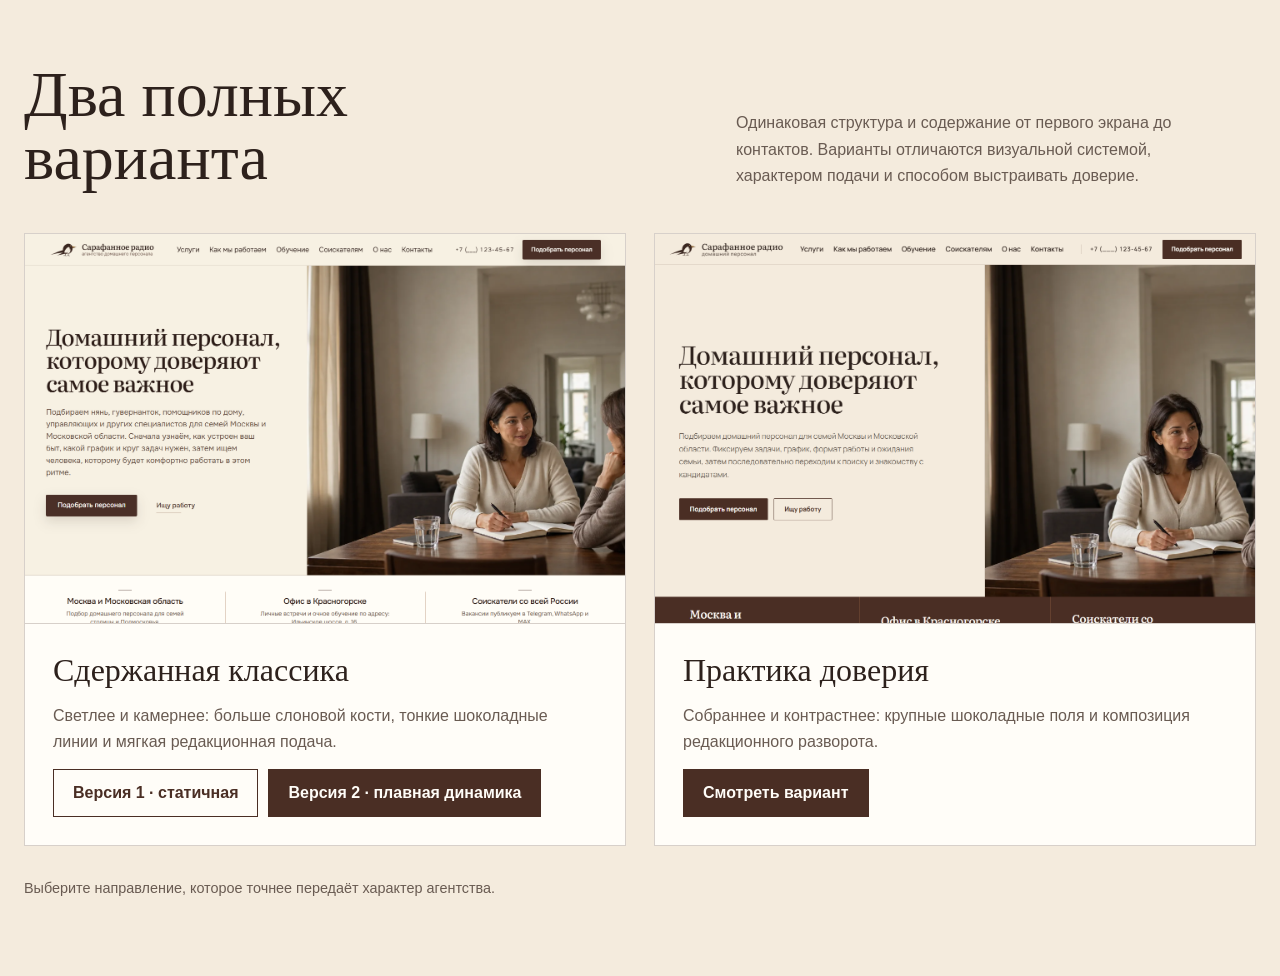
<file: index.html>
<!doctype html>
<html lang="ru">
<head>
  <meta charset="utf-8">
  <meta name="viewport" content="width=device-width, initial-scale=1">
  <meta name="robots" content="noindex, nofollow">
  <title>Сарафанное радио | Два варианта дизайна</title>
  <link rel="icon" href="data:,">
  <style>
    :root { color-scheme: light; --paper: #f4ebdd; --white: #fffdf8; --ink: #2d211c; --chocolate: #4a2e24; --line: rgba(74, 46, 36, .22); }
    * { box-sizing: border-box; }
    body { margin: 0; background: var(--paper); color: var(--ink); font-family: "Segoe UI", sans-serif; }
    main { width: min(1440px, calc(100% - 48px)); margin: 0 auto; padding: 64px 0 80px; }
    header { display: grid; grid-template-columns: 1fr minmax(280px, 520px); gap: 48px; align-items: end; margin-bottom: 44px; }
    h1 { max-width: 12ch; margin: 0; font-family: Georgia, serif; font-size: clamp(2.8rem, 5vw, 5.5rem); font-weight: 400; line-height: .98; }
    header p { max-width: 52ch; margin: 0; color: #695b52; font-size: 1rem; line-height: 1.65; }
    .grid { display: grid; grid-template-columns: repeat(2, minmax(0, 1fr)); gap: 28px; }
    article { border: 1px solid var(--line); background: var(--white); }
    figure { height: 390px; margin: 0; overflow: hidden; border-bottom: 1px solid var(--line); }
    img { width: 100%; height: 100%; object-fit: cover; object-position: top; display: block; }
    .copy { display: grid; gap: 14px; padding: 28px; }
    h2 { margin: 0; font-family: Georgia, serif; font-size: 2rem; font-weight: 400; }
    .copy p { min-height: 3.2em; margin: 0; color: #695b52; line-height: 1.6; }
    .actions { display: flex; flex-wrap: wrap; gap: 10px; }
    a { width: fit-content; padding: 14px 19px; color: var(--white); background: var(--chocolate); border: 1px solid var(--chocolate); font-weight: 650; text-decoration: none; }
    a.secondary { color: var(--chocolate); background: transparent; }
    a:hover { background: #2d1b16; }
    a.secondary:hover { color: var(--white); }
    a:focus-visible { outline: 3px solid var(--white); outline-offset: 2px; box-shadow: 0 0 0 6px var(--chocolate); }
    footer { margin-top: 34px; color: #695b52; font-size: .9rem; }
    @media (max-width: 860px) { header, .grid { grid-template-columns: 1fr; } figure { height: 48vw; min-height: 260px; } }
  </style>
</head>
<body>
  <main>
    <header>
      <h1>Два полных варианта</h1>
      <p>Одинаковая структура и содержание от первого экрана до контактов. Варианты отличаются визуальной системой, характером подачи и способом выстраивать доверие.</p>
    </header>
    <section class="grid" aria-label="Варианты дизайна">
      <article>
        <figure><img src="review/classic-hero.png" alt="Первый экран варианта Сдержанная классика"></figure>
        <div class="copy">
          <h2>Сдержанная классика</h2>
          <p>Светлее и камернее: больше слоновой кости, тонкие шоколадные линии и мягкая редакционная подача.</p>
          <div class="actions">
            <a class="secondary" href="classic/">Версия 1 · статичная</a>
            <a href="classic-motion/">Версия 2 · плавная динамика</a>
          </div>
        </div>
      </article>
      <article>
        <figure><img src="review/practice-hero.png" alt="Первый экран варианта Практика доверия"></figure>
        <div class="copy">
          <h2>Практика доверия</h2>
          <p>Собраннее и контрастнее: крупные шоколадные поля и композиция редакционного разворота.</p>
          <a href="practice/">Смотреть вариант</a>
        </div>
      </article>
    </section>
    <footer>Выберите направление, которое точнее передаёт характер агентства.</footer>
  </main>
</body>
</html>
</file>
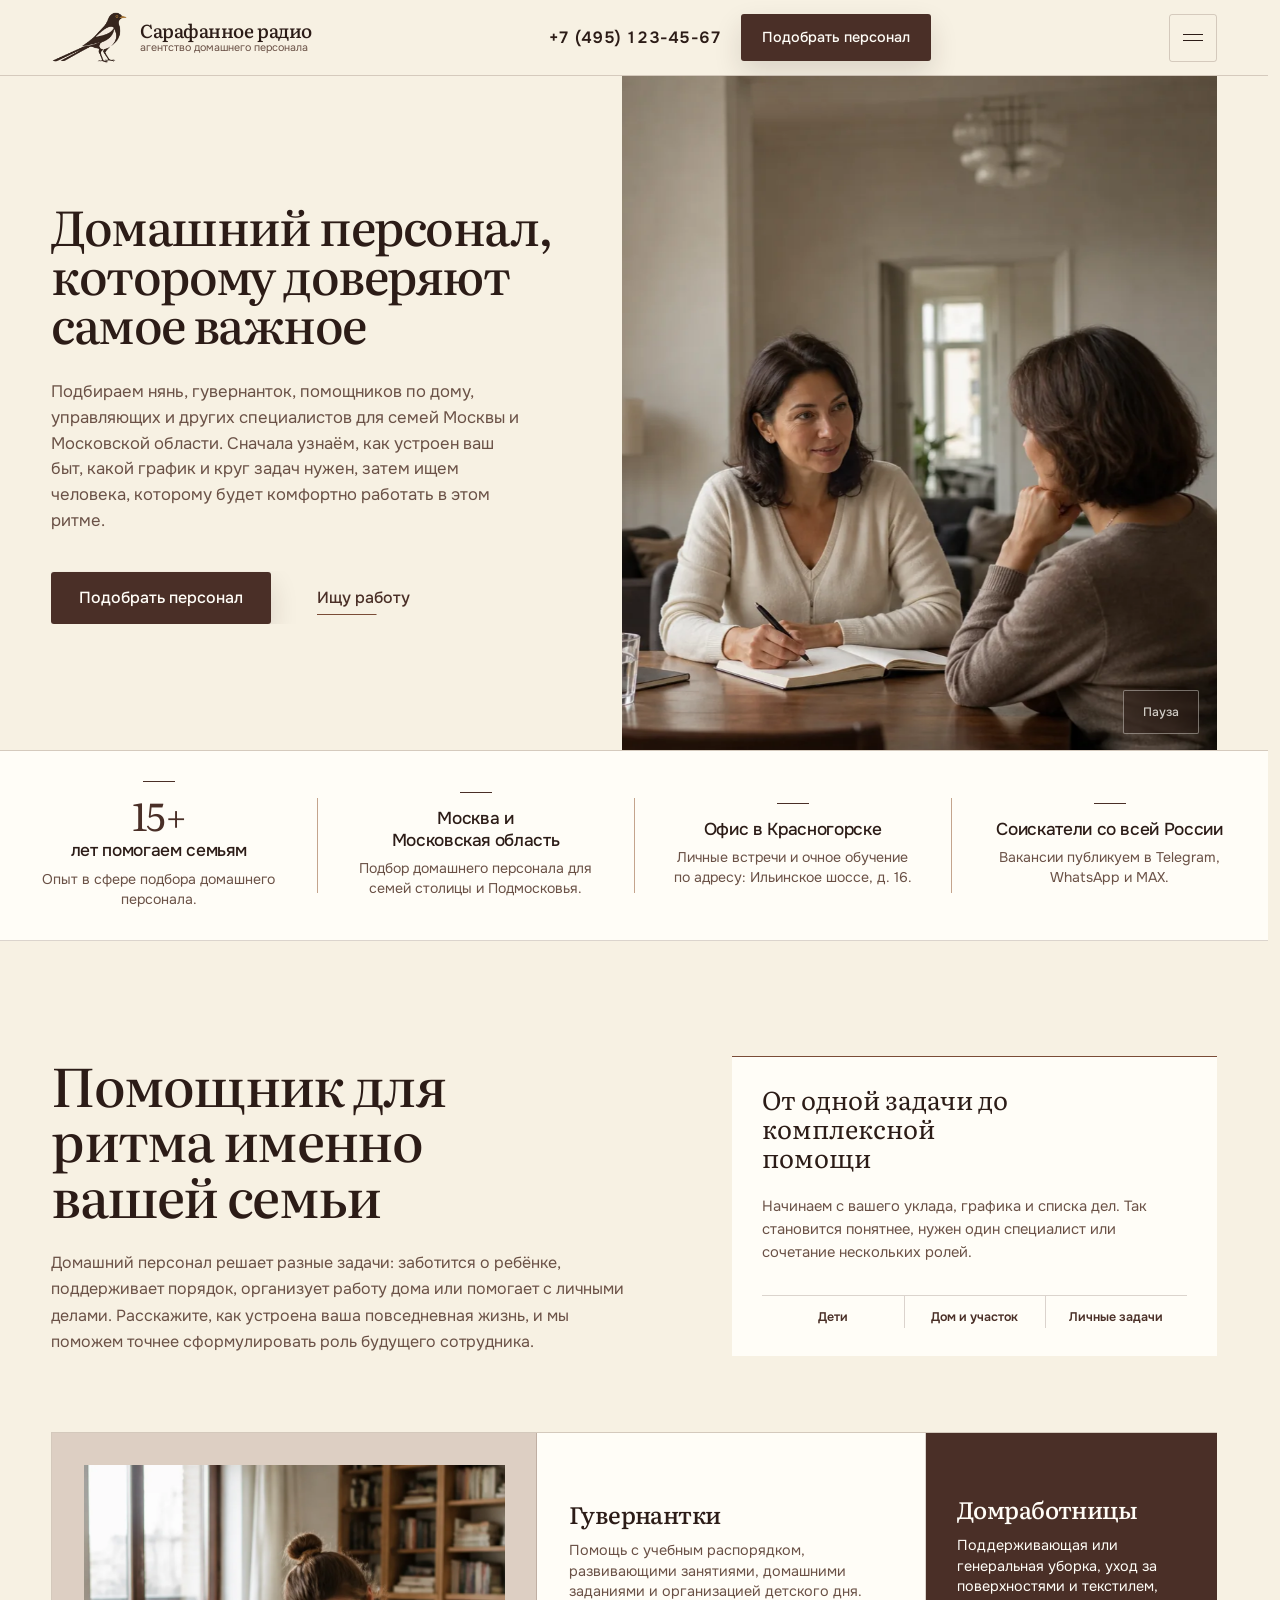
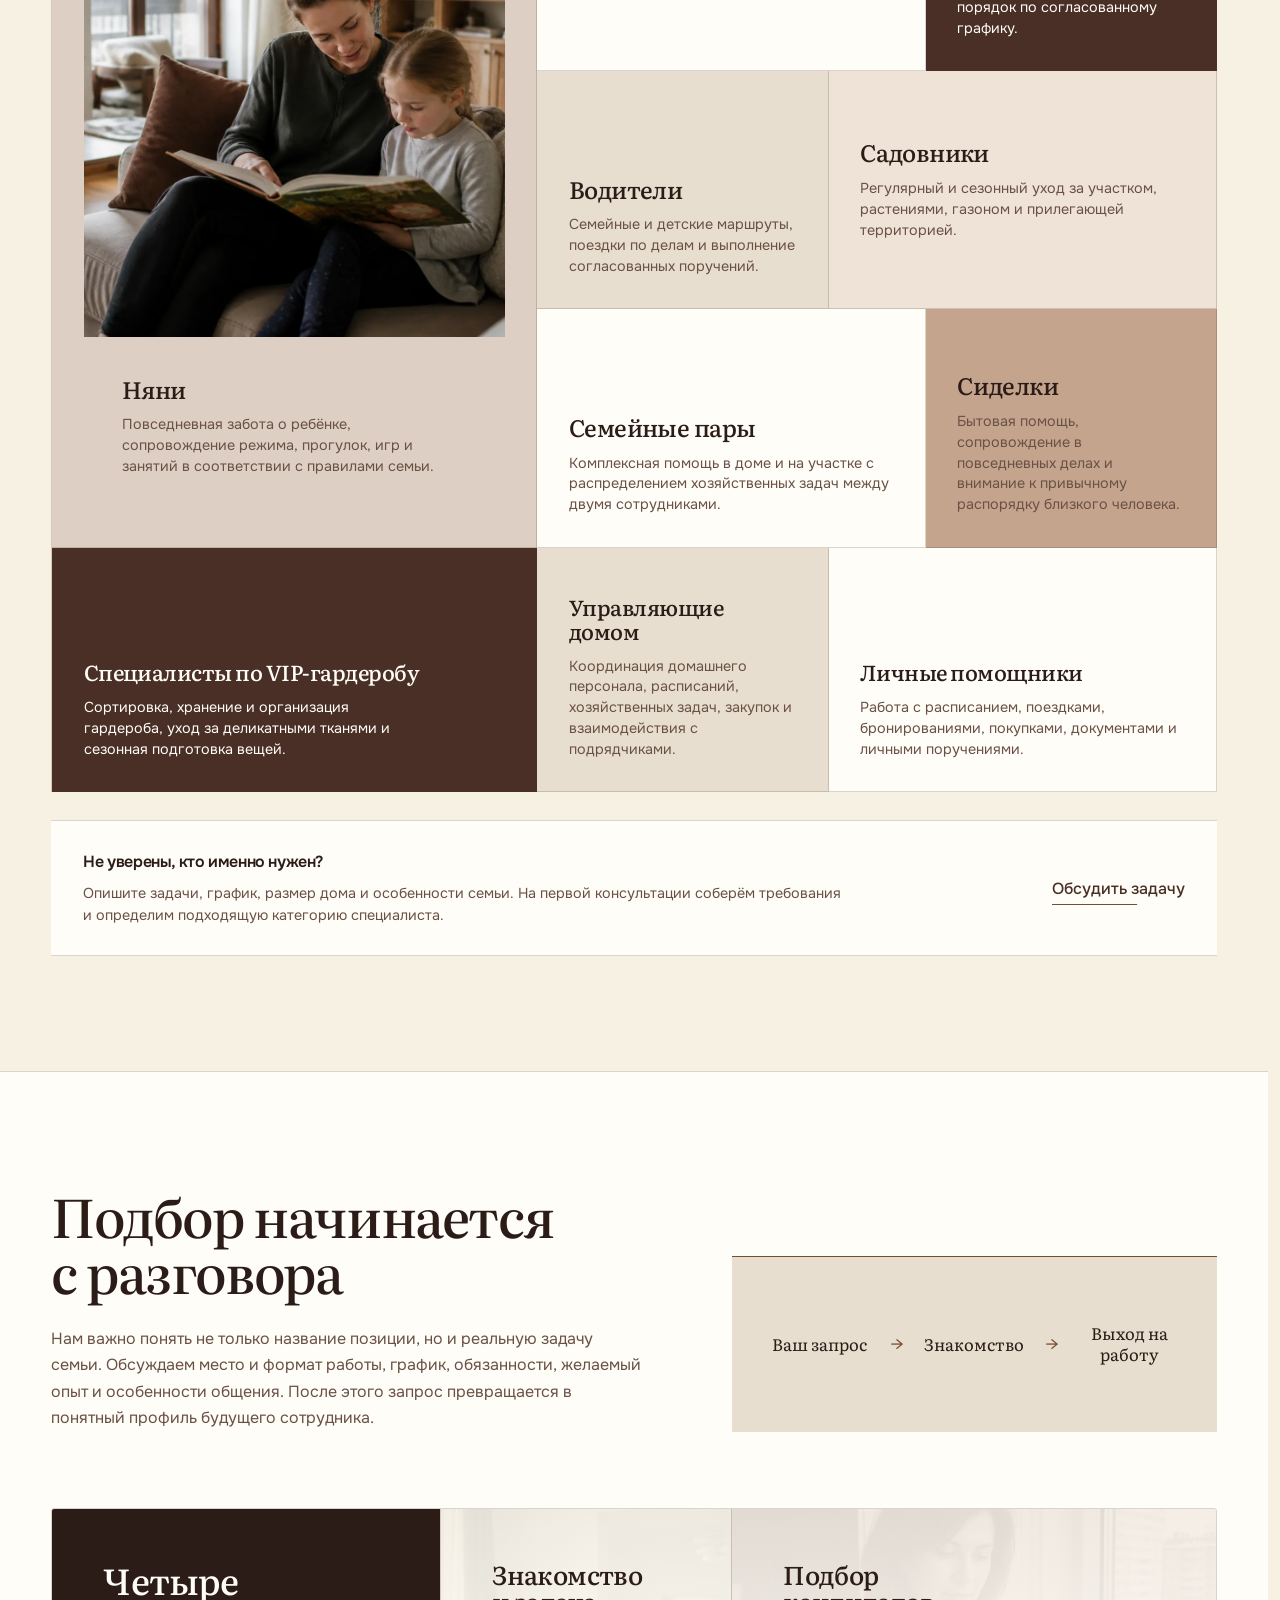
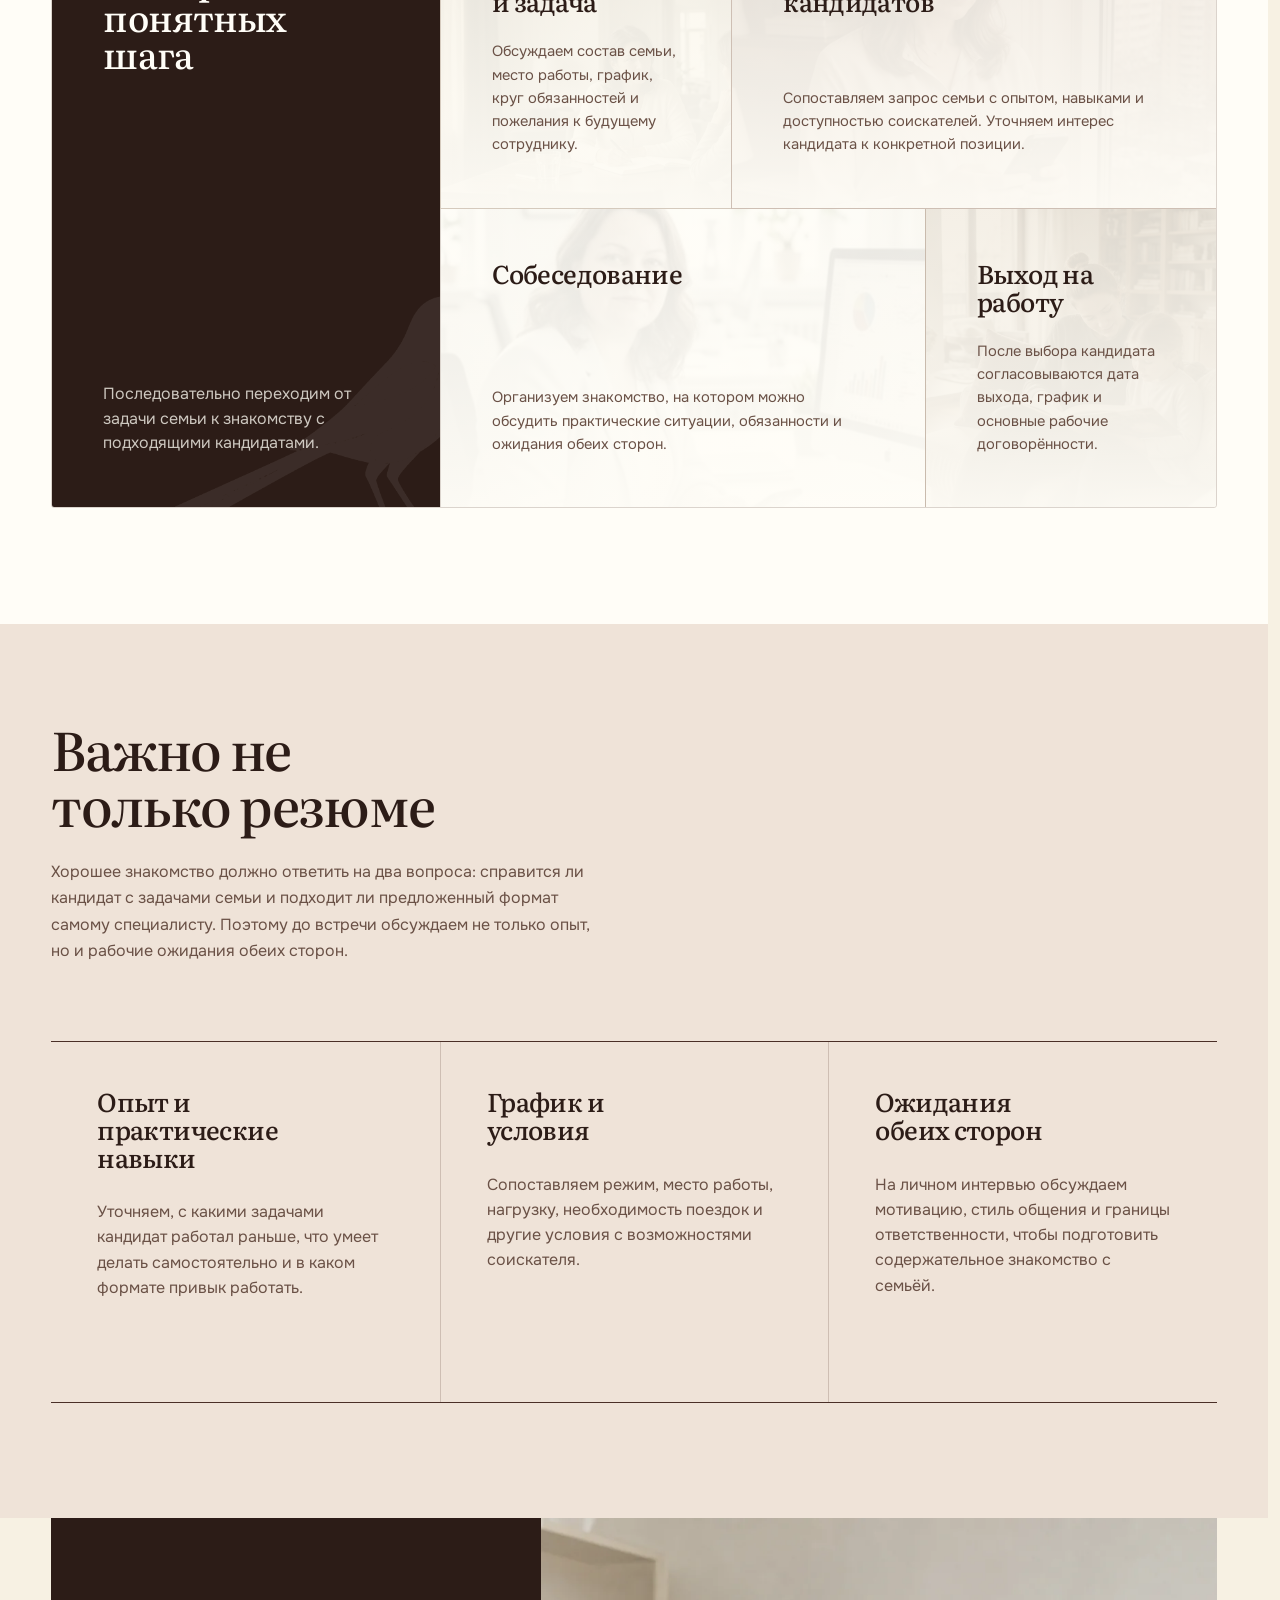
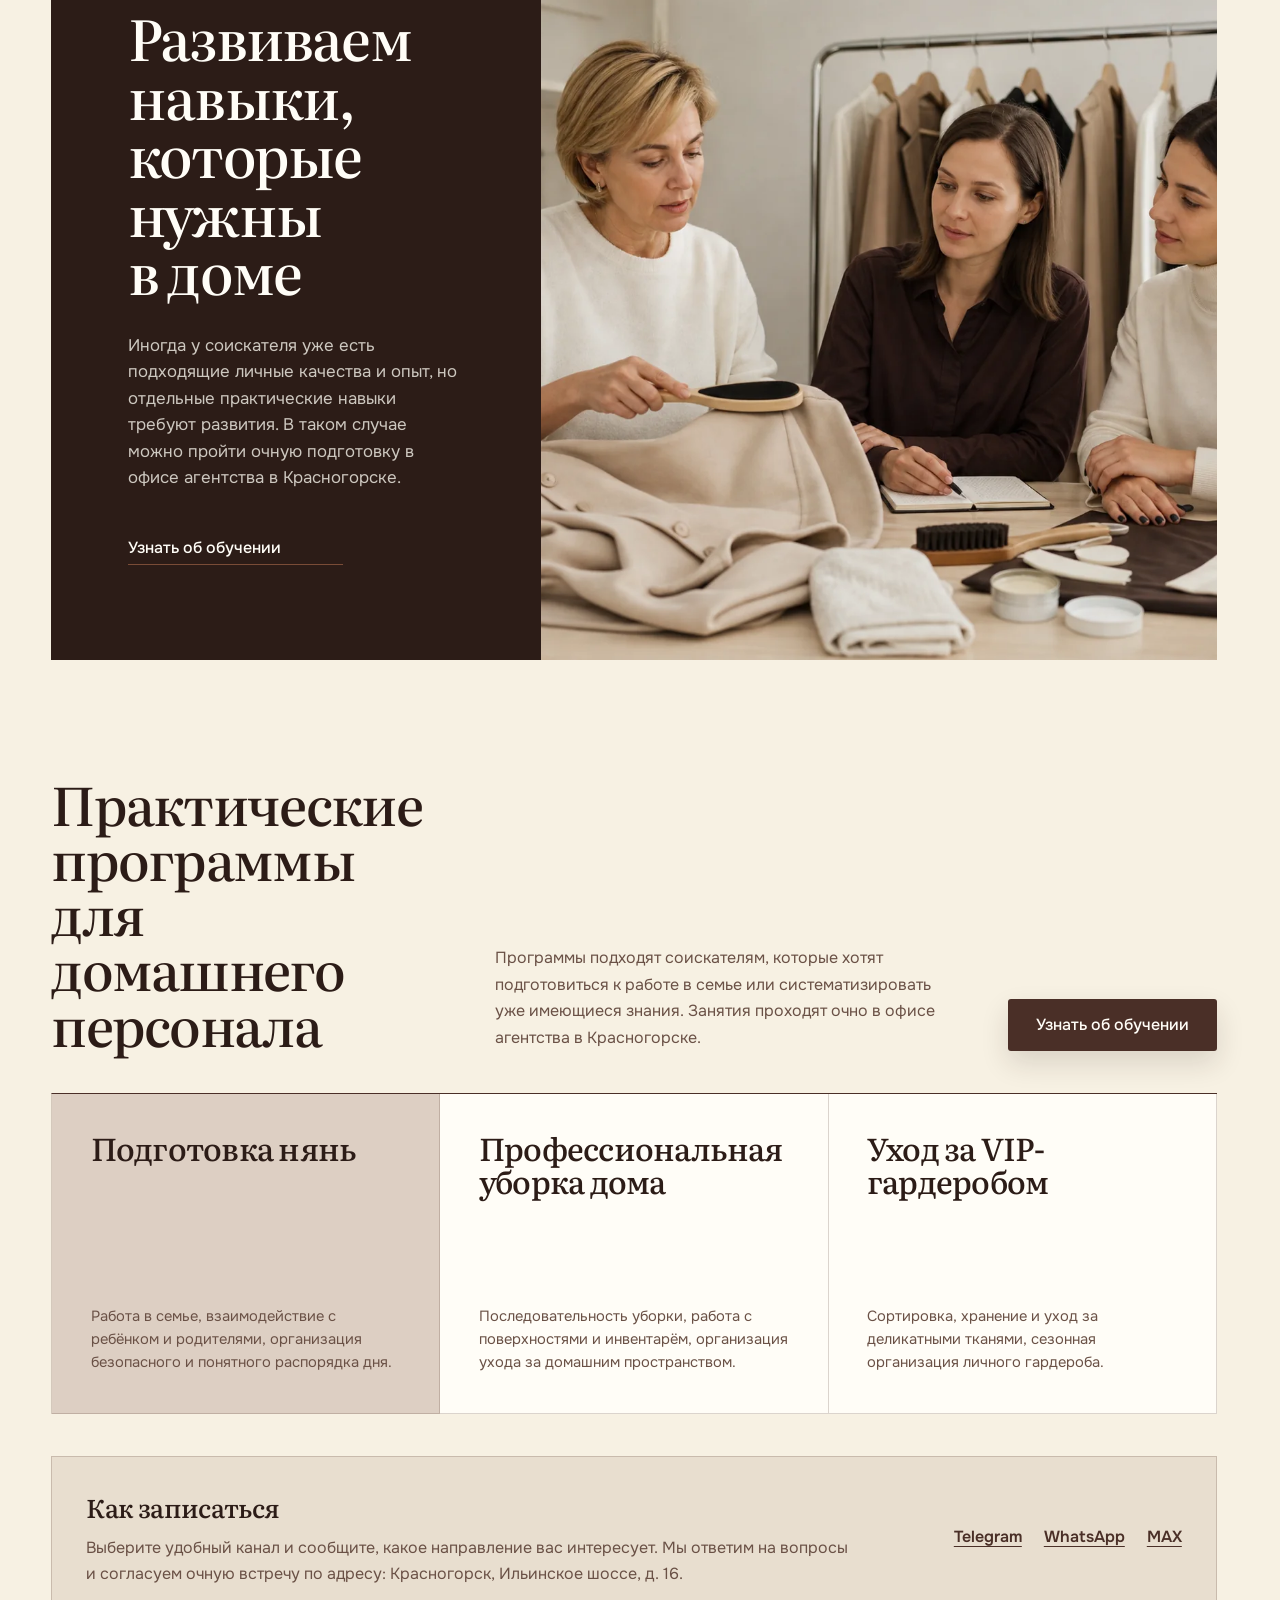
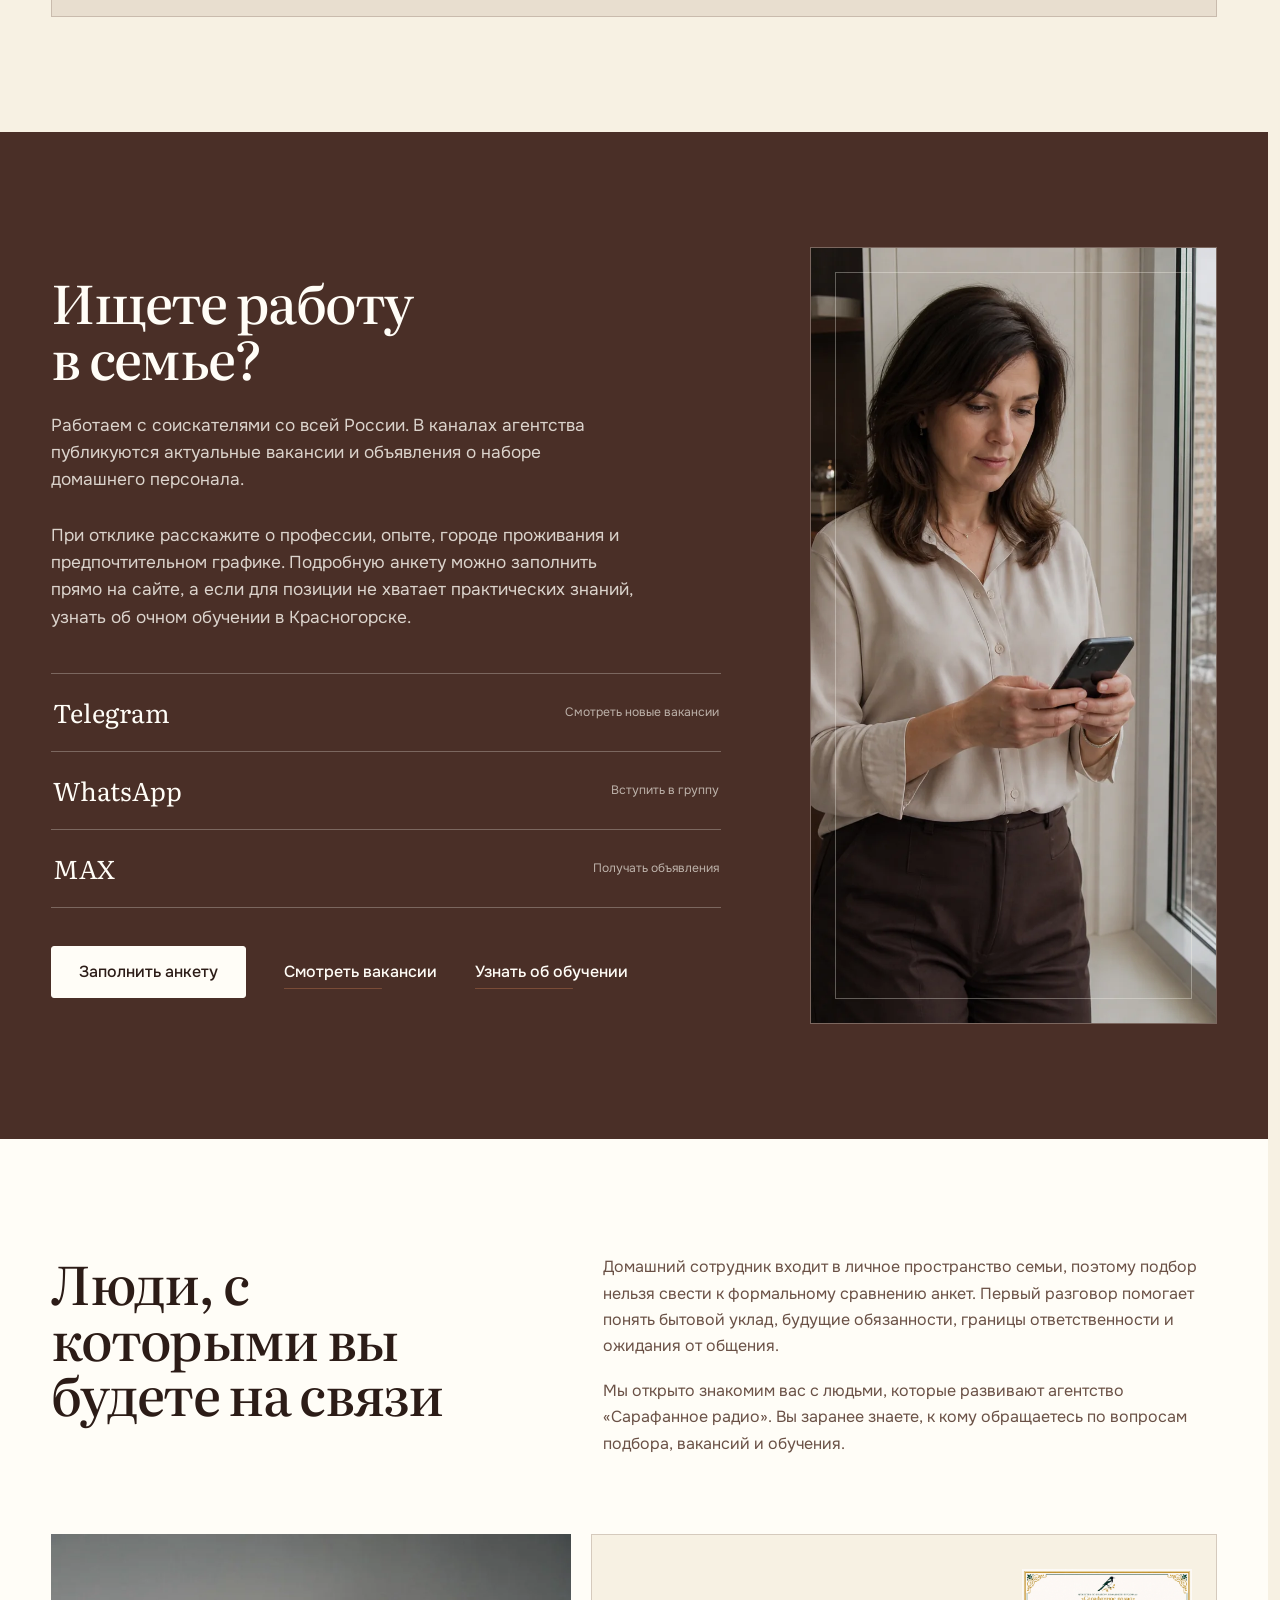
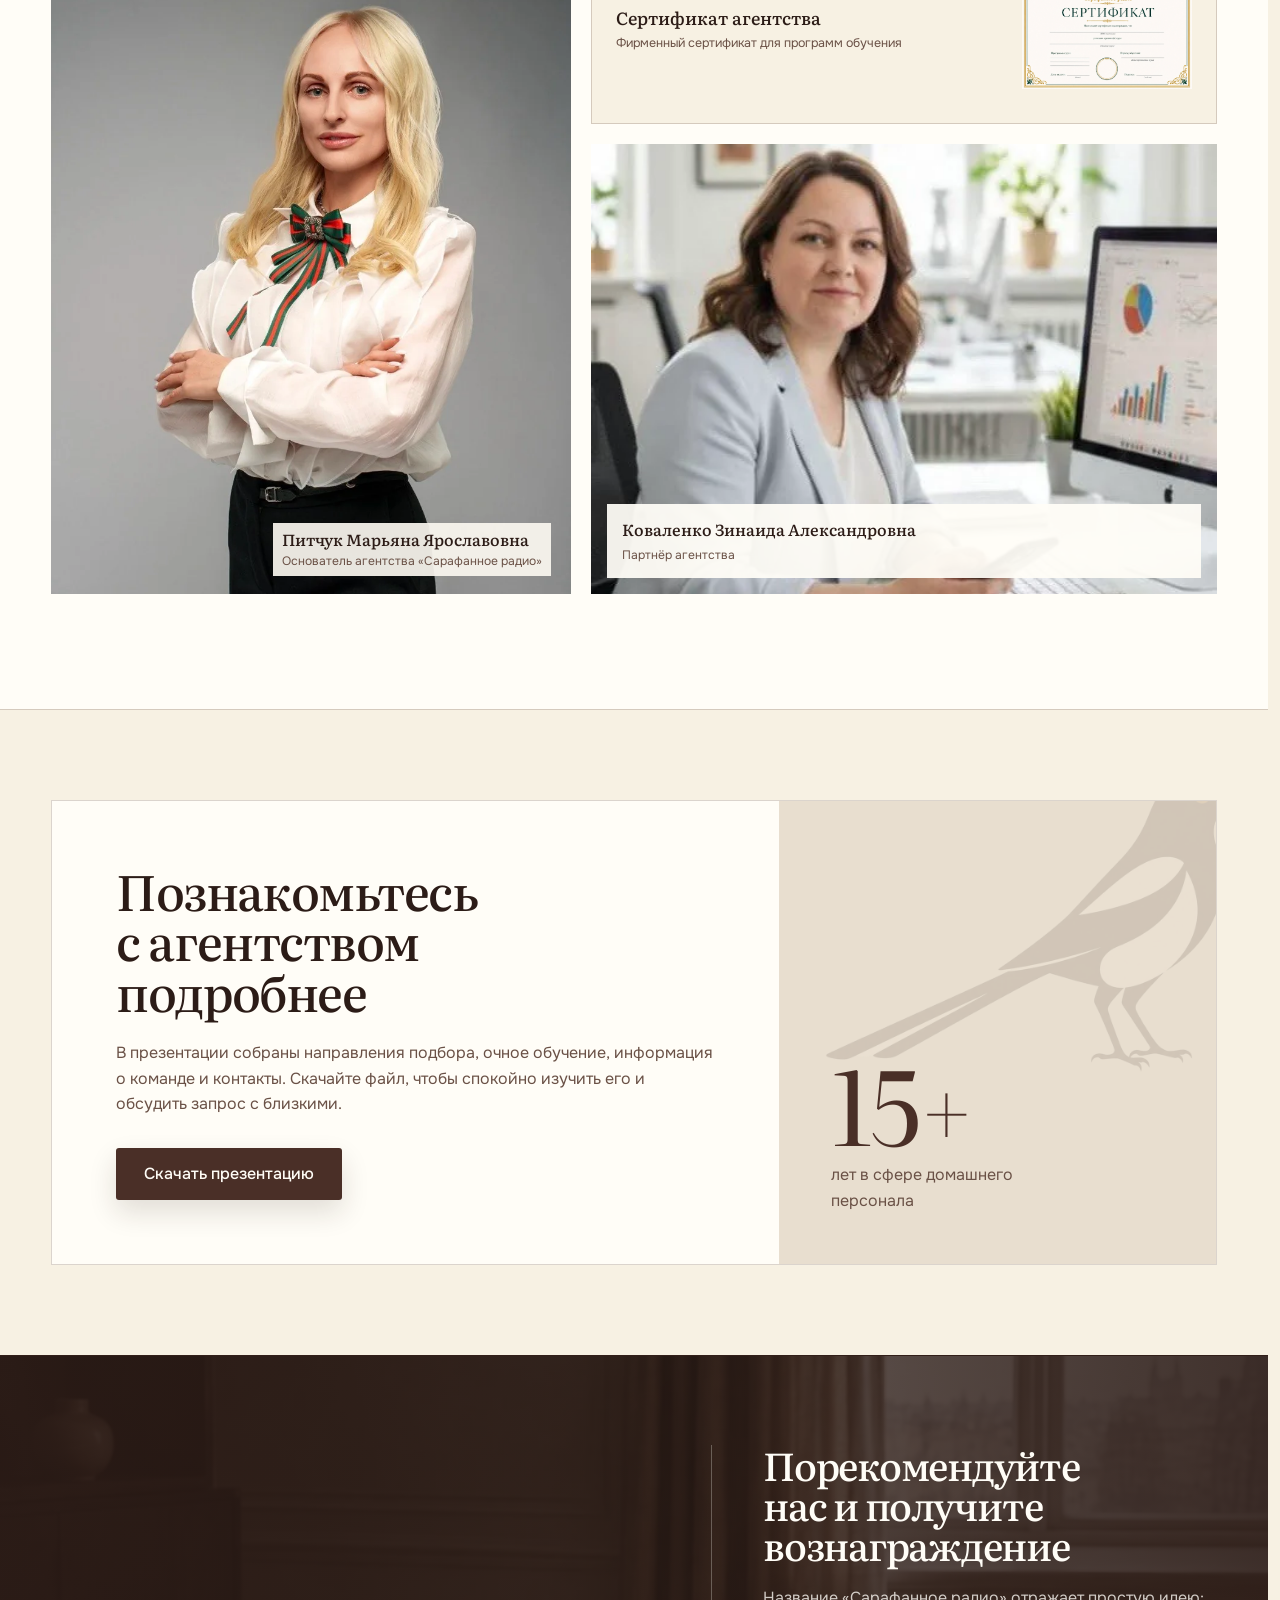
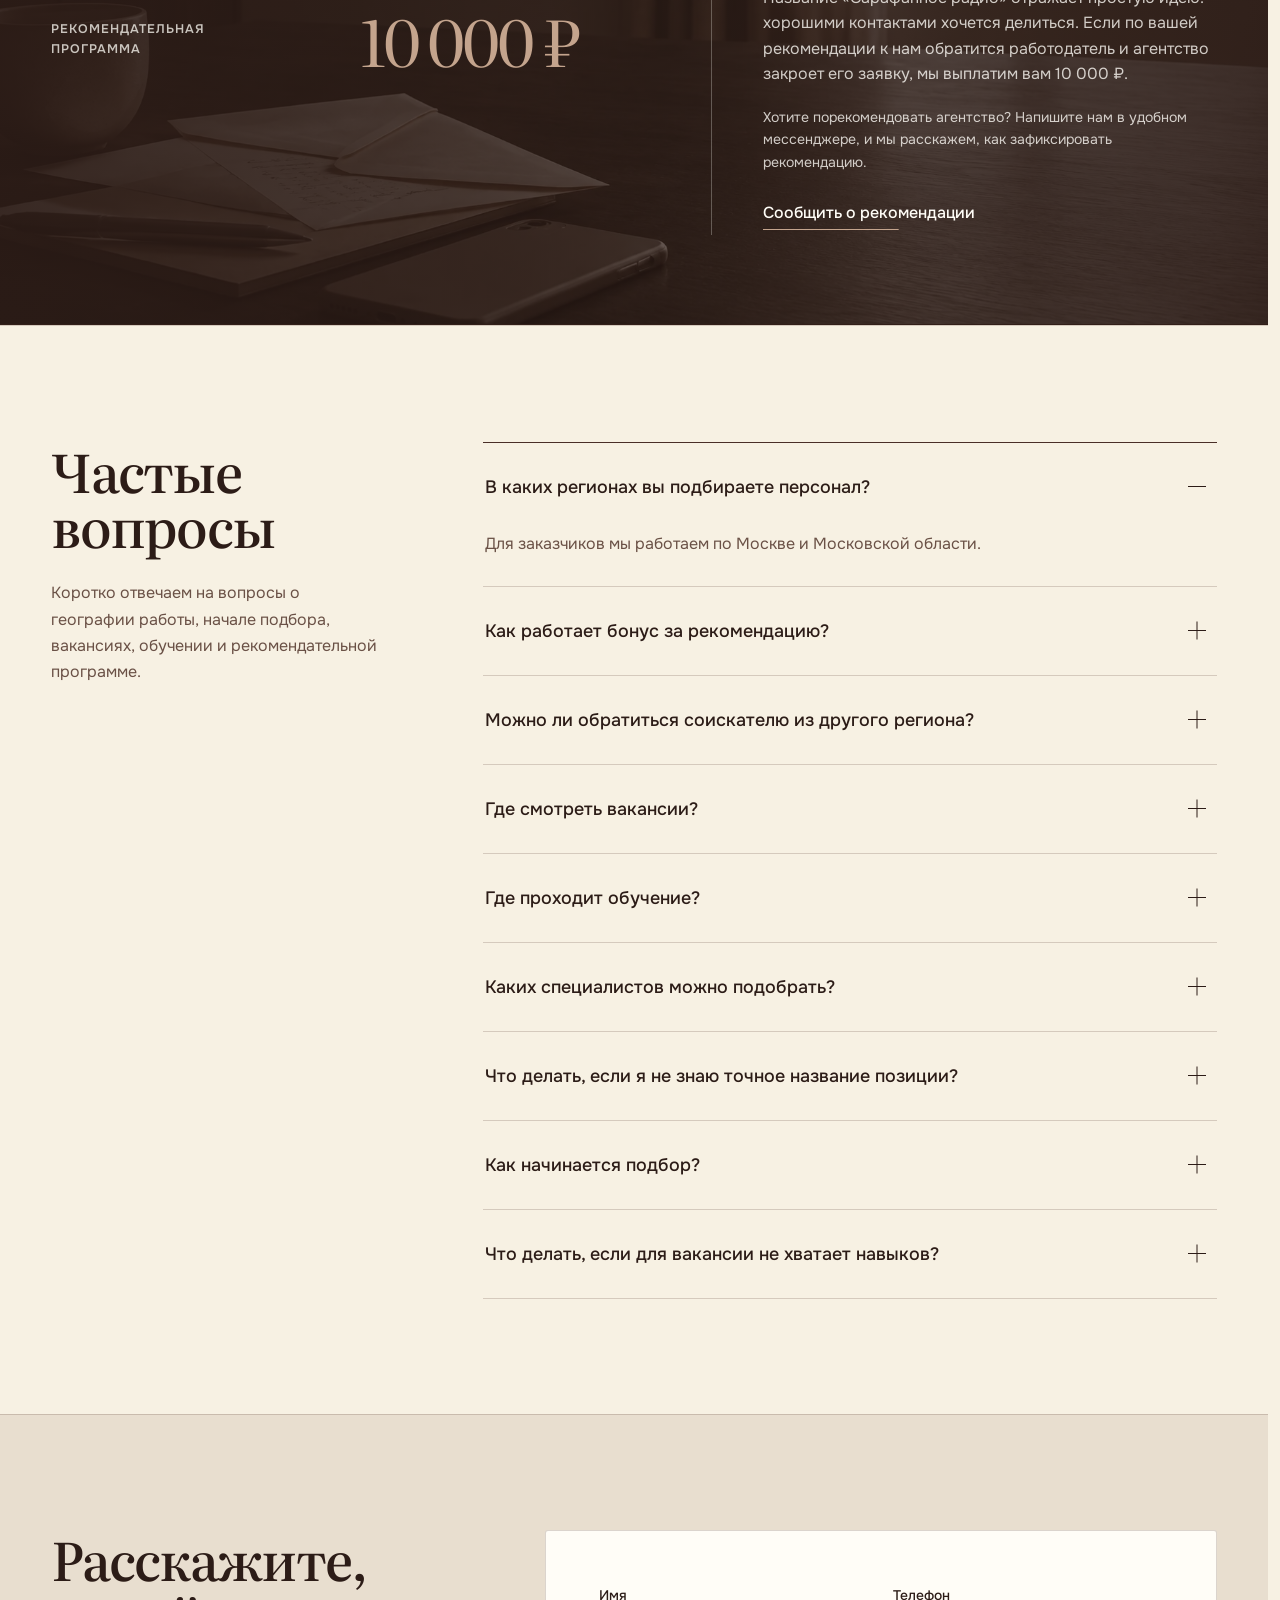
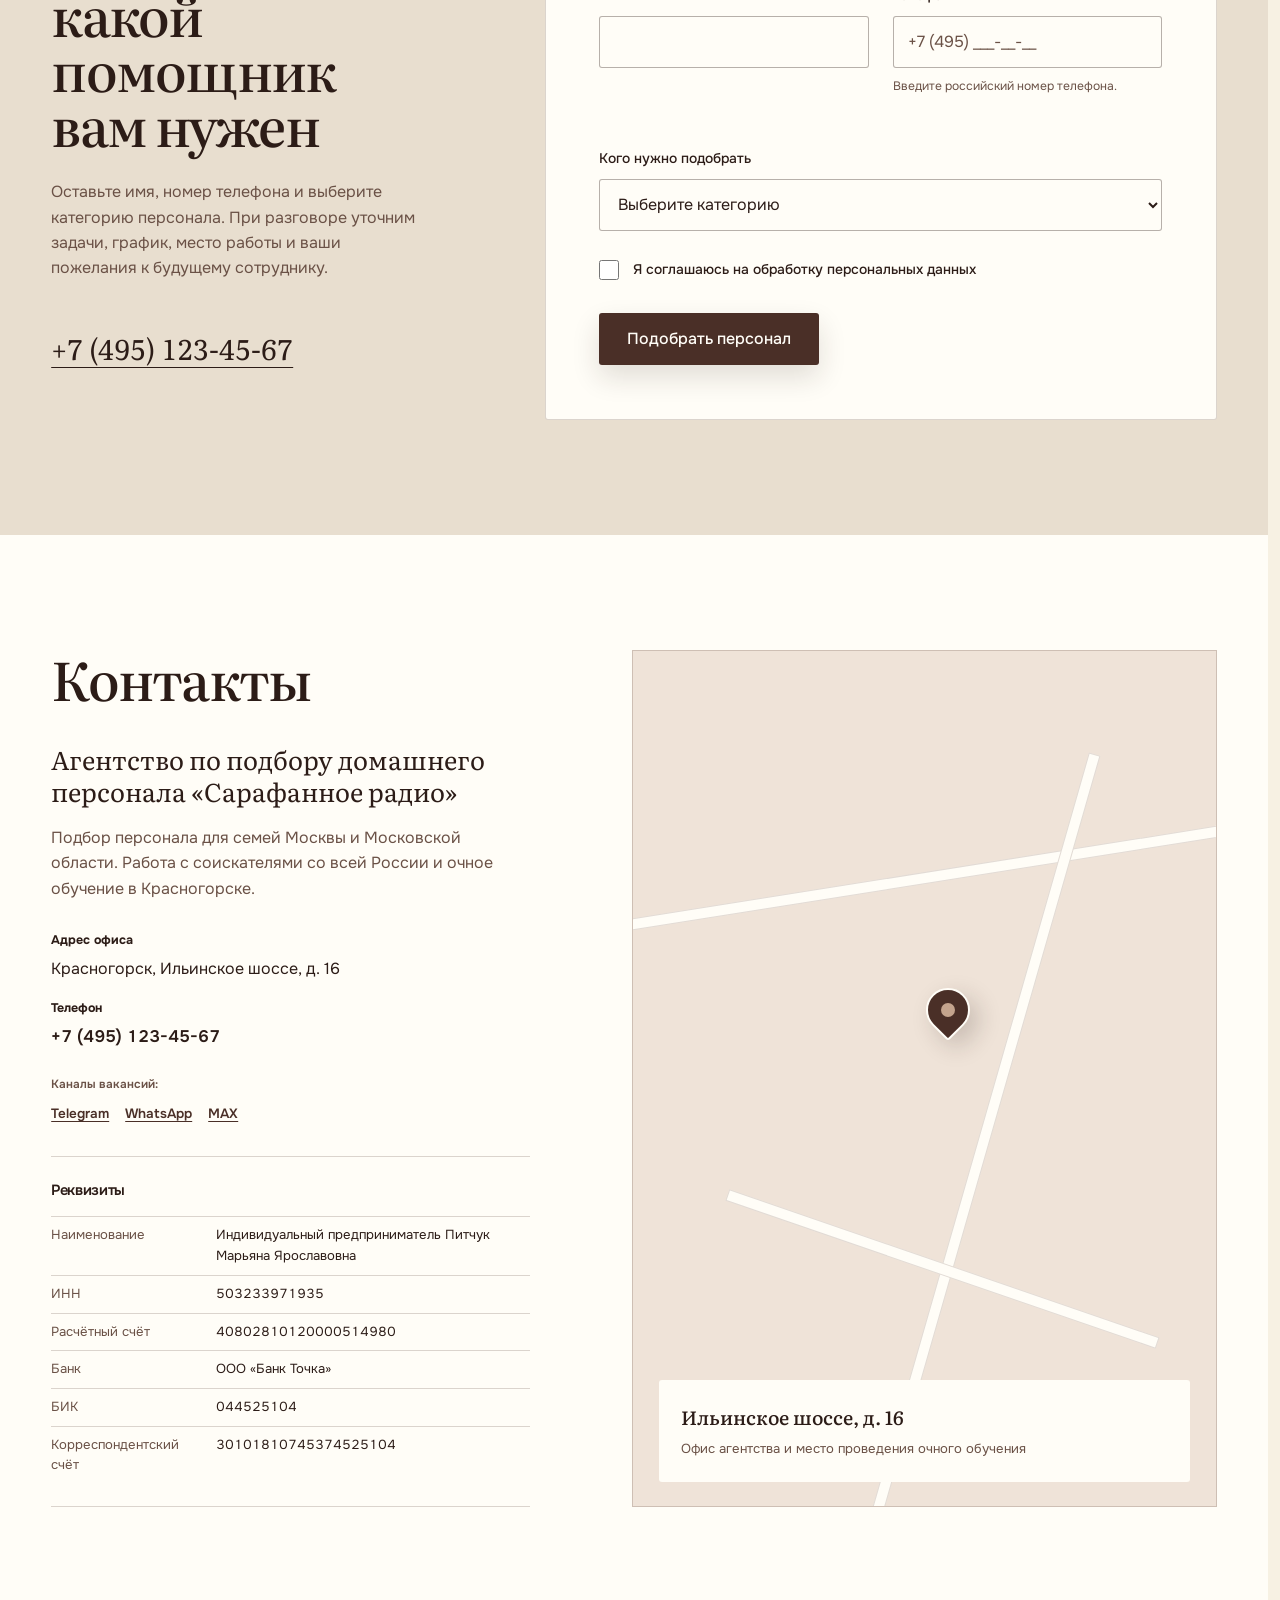
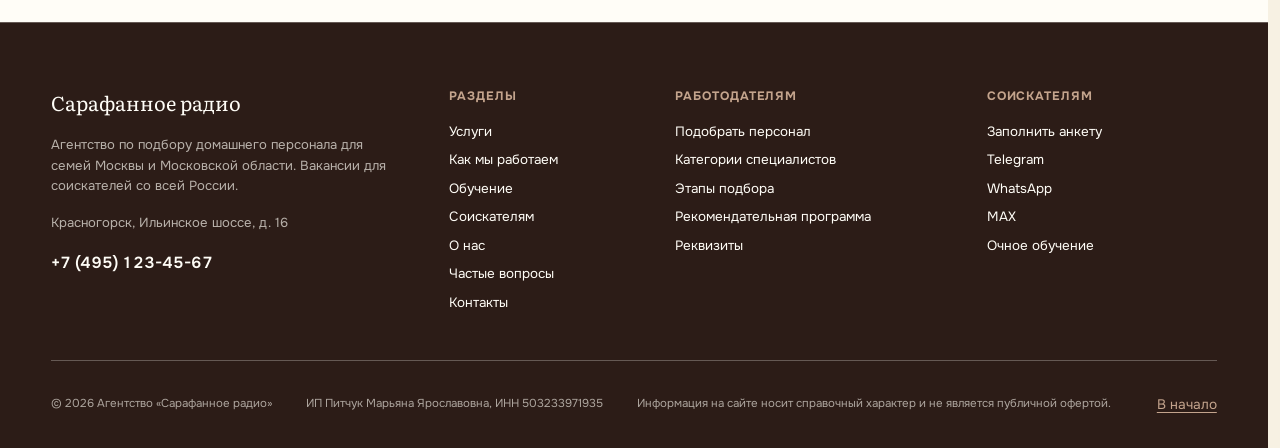
<file: classic-motion/index.html>
<!doctype html>
<html lang="ru">
<head>
  <meta charset="utf-8">
  <meta name="viewport" content="width=device-width, initial-scale=1">
  <meta name="robots" content="noindex, nofollow">
  <meta name="description" content="Агентство по подбору домашнего персонала «Сарафанное радио» в Москве и Московской области.">
  <link rel="icon" href="data:,">
  <meta name="theme-color" content="#f3ebdd">
  <title>Сарафанное радио | Тихая премиальность</title>
  <link rel="preconnect" href="https://fonts.googleapis.com">
  <link rel="preconnect" href="https://fonts.gstatic.com" crossorigin>
  <link href="https://fonts.googleapis.com/css2?family=Literata:opsz,wght@7..72,400;7..72,500;7..72,600&amp;family=Onest:wght@400;500;600&amp;display=swap" rel="stylesheet">
  <link rel="stylesheet" href="styles.css?v=20260903-motion-1">
  <link rel="stylesheet" href="../shared/applicant-form.css?v=20260903-5">
  <script src="script.js?v=20260903-motion-1" defer></script>
  <script src="../shared/applicant-form.js?v=20260903-5" defer></script>
</head>
<body class="motion-page" data-motion-page>
  <a class="skip-link" href="#main-content">Перейти к содержанию</a>

  <span class="header-sentinel" data-header-sentinel aria-hidden="true"></span>

  <header class="site-header" data-site-header>
    <div class="header-inner">
      <a class="brand" href="#top" aria-label="Сарафанное радио, на первый экран">
        <span class="brand-mark" aria-hidden="true">
          <img src="../shared/assets/logo-magpie-client.png" alt="" width="1110" height="776">
        </span>
        <span class="brand-copy">
          <span class="brand-name">Сарафанное радио</span>
          <span class="brand-descriptor">агентство домашнего персонала</span>
        </span>
      </a>

      <nav class="desktop-nav" aria-label="Основная навигация">
        <a href="#services">Услуги</a>
        <a href="#process">Как мы работаем</a>
        <a href="#training">Обучение</a>
        <a href="#applicants">Соискателям</a>
        <a href="#about">О нас</a>
        <a href="#contacts">Контакты</a>
      </nav>

      <div class="header-actions">
        <a class="header-phone" href="tel:+74951234567" aria-label="Позвонить в агентство: плюс семь, четыреста девяносто пять, сто двадцать три, сорок пять, шестьдесят семь">+7 (495) 123-45-67</a>
        <a class="button button-primary button-compact" href="#request">Подобрать персонал</a>
      </div>

      <button class="nav-toggle" type="button" aria-expanded="false" aria-controls="mobile-menu" aria-label="Открыть меню">
        <span></span>
        <span></span>
      </button>
    </div>

    <nav class="mobile-nav" id="mobile-menu" aria-label="Навигация для мобильных устройств" hidden>
      <a href="#services">Услуги</a>
      <a href="#process">Как мы работаем</a>
      <a href="#training">Обучение</a>
      <a href="#applicants">Соискателям</a>
      <a href="#about">О нас</a>
      <a href="#contacts">Контакты</a>
      <a class="mobile-phone" href="tel:+74951234567">+7 (495) 123-45-67</a>
      <a class="button button-primary" href="#request">Подобрать персонал</a>
    </nav>
  </header>

  <main id="main-content">
    <section class="hero" id="top" aria-labelledby="hero-title">
      <div class="hero-grid">
        <div class="hero-copy">
          <h1 id="hero-title">
            <span>Домашний персонал,</span>
            <span>которому доверяют</span>
            <span>самое важное</span>
          </h1>
          <p>Подбираем нянь, гувернанток, помощников по дому, управляющих и других специалистов для семей Москвы и Московской области. Сначала узнаём, как устроен ваш быт, какой график и круг задач нужен, затем ищем человека, которому будет комфортно работать в этом ритме.</p>
          <div class="hero-actions">
            <a class="button button-primary" href="#request">Подобрать персонал</a>
            <a class="text-action" href="#applicants">Ищу работу</a>
          </div>
        </div>
        <figure class="hero-media hero-gallery" data-hero-gallery aria-label="Сцены работы агентства">
          <div class="hero-slides">
            <img class="hero-slide is-active" data-hero-slide src="../shared/assets/hero-moscow-consultation-v2.webp" alt="Разговор консультанта агентства с клиентом в московской квартире" width="1536" height="1024" fetchpriority="high" decoding="async">
            <img class="hero-slide" data-hero-slide src="../shared/assets/service-nanny-moscow-v2.webp" alt="Няня читает книгу вместе с ребёнком дома" width="1448" height="1086" loading="eager" decoding="async" aria-hidden="true">
            <img class="hero-slide" data-hero-slide src="../shared/assets/training-krasnogorsk-v2.webp" alt="Очное занятие по уходу за гардеробом в офисе агентства" width="1448" height="1086" loading="eager" decoding="async" aria-hidden="true">
          </div>
          <button class="hero-motion-toggle" type="button" data-hero-motion-toggle aria-pressed="false">
            <span data-hero-motion-label>Пауза</span>
          </button>
        </figure>
      </div>
    </section>

    <section class="facts" aria-label="Ключевая информация">
      <div class="facts-grid">
        <article class="fact fact-experience">
          <span class="fact-line" aria-hidden="true"></span>
          <p class="fact-value" aria-label="Более пятнадцати лет">15+</p>
          <h2>лет помогаем семьям</h2>
          <p>Опыт в сфере подбора домашнего персонала.</p>
        </article>
        <article class="fact">
          <span class="fact-line" aria-hidden="true"></span>
          <h2>Москва и Московская область</h2>
          <p>Подбор домашнего персонала для семей столицы и Подмосковья.</p>
        </article>
        <article class="fact">
          <span class="fact-line" aria-hidden="true"></span>
          <h2>Офис в Красногорске</h2>
          <p>Личные встречи и очное обучение по адресу: Ильинское шоссе, д. 16.</p>
        </article>
        <article class="fact">
          <span class="fact-line" aria-hidden="true"></span>
          <h2>Соискатели со всей России</h2>
          <p>Вакансии публикуем в Telegram, WhatsApp и MAX.</p>
        </article>
      </div>
    </section>

    <section class="section services" id="services" aria-labelledby="services-title">
      <div class="container">
        <header class="section-heading services-heading">
          <div class="section-heading-copy">
            <h2 id="services-title">Помощник для ритма именно вашей семьи</h2>
            <p>Домашний персонал решает разные задачи: заботится о ребёнке, поддерживает порядок, организует работу дома или помогает с личными делами. Расскажите, как устроена ваша повседневная жизнь, и мы поможем точнее сформулировать роль будущего сотрудника.</p>
          </div>
          <aside class="section-context services-context" aria-label="Как определить подходящую роль">
            <p class="section-context-title">От одной задачи до комплексной помощи</p>
            <p>Начинаем с вашего уклада, графика и списка дел. Так становится понятнее, нужен один специалист или сочетание нескольких ролей.</p>
            <div class="section-context-topics" aria-label="Основные группы задач">
              <span>Дети</span>
              <span>Дом и участок</span>
              <span>Личные задачи</span>
            </div>
          </aside>
        </header>

        <div class="services-grid">
          <article class="service service-nanny">
            <figure class="service-photo">
              <img src="../shared/assets/service-nanny-moscow-v2.webp" alt="Няня читает книгу вместе с ребёнком" width="1448" height="1086" loading="lazy" decoding="async">
            </figure>
            <div class="service-copy">
              <h3>Няни</h3>
              <p>Повседневная забота о ребёнке, сопровождение режима, прогулок, игр и занятий в соответствии с правилами семьи.</p>
            </div>
          </article>

          <article class="service service-governess">
            <h3>Гувернантки</h3>
            <p>Помощь с учебным распорядком, развивающими занятиями, домашними заданиями и организацией детского дня.</p>
          </article>

          <article class="service service-housekeeper">
            <h3>Домработницы</h3>
            <p>Поддерживающая или генеральная уборка, уход за поверхностями и текстилем, порядок по согласованному графику.</p>
          </article>

          <article class="service service-driver">
            <h3>Водители</h3>
            <p>Семейные и детские маршруты, поездки по делам и выполнение согласованных поручений.</p>
          </article>

          <article class="service service-gardener">
            <h3>Садовники</h3>
            <p>Регулярный и сезонный уход за участком, растениями, газоном и прилегающей территорией.</p>
          </article>

          <article class="service service-couple">
            <h3>Семейные пары</h3>
            <p>Комплексная помощь в доме и на участке с распределением хозяйственных задач между двумя сотрудниками.</p>
          </article>

          <article class="service service-carer">
            <h3>Сиделки</h3>
            <p>Бытовая помощь, сопровождение в повседневных делах и внимание к привычному распорядку близкого человека.</p>
          </article>

          <article class="service service-wardrobe">
            <h3>Специалисты по VIP-гардеробу</h3>
            <p>Сортировка, хранение и организация гардероба, уход за деликатными тканями и сезонная подготовка вещей.</p>
          </article>

          <article class="service service-manager">
            <h3>Управляющие домом</h3>
            <p>Координация домашнего персонала, расписаний, хозяйственных задач, закупок и взаимодействия с подрядчиками.</p>
          </article>

          <article class="service service-assistant">
            <h3>Личные помощники</h3>
            <p>Работа с расписанием, поездками, бронированиями, покупками, документами и личными поручениями.</p>
          </article>
        </div>

        <div class="services-help">
          <div>
            <h3>Не уверены, кто именно нужен?</h3>
            <p>Опишите задачи, график, размер дома и особенности семьи. На первой консультации соберём требования и определим подходящую категорию специалиста.</p>
          </div>
          <a class="text-action" href="#request">Обсудить задачу</a>
        </div>
      </div>
    </section>

    <section class="section process" id="process" aria-labelledby="process-title">
      <div class="container">
        <header class="section-heading process-heading">
          <div class="section-heading-copy">
            <h2 id="process-title">Подбор начинается с разговора</h2>
            <p>Нам важно понять не только название позиции, но и реальную задачу семьи. Обсуждаем место и формат работы, график, обязанности, желаемый опыт и особенности общения. После этого запрос превращается в понятный профиль будущего сотрудника.</p>
          </div>
          <aside class="process-route" aria-label="Путь от запроса до начала работы">
            <span>Ваш запрос</span>
            <span aria-hidden="true">→</span>
            <span>Знакомство</span>
            <span aria-hidden="true">→</span>
            <span>Выход на работу</span>
          </aside>
        </header>

        <div class="process-board">
          <div class="process-status">
            <h3>Четыре понятных шага</h3>
            <p>Последовательно переходим от задачи семьи к знакомству с подходящими кандидатами.</p>
          </div>
          <article class="process-item process-task">
            <h3>Знакомство и задача</h3>
            <p>Обсуждаем состав семьи, место работы, график, круг обязанностей и пожелания к будущему сотруднику.</p>
          </article>
          <article class="process-item process-candidates">
            <h3>Подбор кандидатов</h3>
            <p>Сопоставляем запрос семьи с опытом, навыками и доступностью соискателей. Уточняем интерес кандидата к конкретной позиции.</p>
          </article>
          <article class="process-item process-meeting">
            <h3>Собеседование</h3>
            <p>Организуем знакомство, на котором можно обсудить практические ситуации, обязанности и ожидания обеих сторон.</p>
          </article>
          <article class="process-item process-start">
            <h3>Выход на работу</h3>
            <p>После выбора кандидата согласовываются дата выхода, график и основные рабочие договорённости.</p>
          </article>
        </div>
      </div>
    </section>

    <section class="section checks" aria-labelledby="checks-title">
      <div class="container">
        <header class="section-heading checks-heading">
          <h2 id="checks-title">Важно не только резюме</h2>
          <p>Хорошее знакомство должно ответить на два вопроса: справится ли кандидат с задачами семьи и подходит ли предложенный формат самому специалисту. Поэтому до встречи обсуждаем не только опыт, но и рабочие ожидания обеих сторон.</p>
        </header>

        <div class="checks-panel">
          <article>
            <h3>Опыт и практические навыки</h3>
            <p>Уточняем, с какими задачами кандидат работал раньше, что умеет делать самостоятельно и в каком формате привык работать.</p>
          </article>
          <article>
            <h3>График и условия</h3>
            <p>Сопоставляем режим, место работы, нагрузку, необходимость поездок и другие условия с возможностями соискателя.</p>
          </article>
          <article>
            <h3>Ожидания обеих сторон</h3>
            <p>На личном интервью обсуждаем мотивацию, стиль общения и границы ответственности, чтобы подготовить содержательное знакомство с семьёй.</p>
          </article>
        </div>
      </div>
    </section>

    <section class="difference" aria-labelledby="difference-title">
      <div class="difference-grid">
        <div class="difference-copy">
          <h2 id="difference-title">Развиваем навыки, которые нужны в доме</h2>
          <p>Иногда у соискателя уже есть подходящие личные качества и опыт, но отдельные практические навыки требуют развития. В таком случае можно пройти очную подготовку в офисе агентства в Красногорске.</p>
          <a class="text-action text-action-light" href="#training">Узнать об обучении</a>
        </div>
        <figure class="difference-media">
          <img src="../shared/assets/training-krasnogorsk-v2.webp" alt="Очное занятие по уходу за гардеробом в офисе агентства" width="1448" height="1086" loading="lazy" decoding="async">
        </figure>
      </div>
    </section>

    <section class="section training" id="training" aria-labelledby="training-title">
      <div class="container training-layout">
        <header class="section-heading training-heading">
          <h2 id="training-title">Практические программы для домашнего персонала</h2>
          <p>Программы подходят соискателям, которые хотят подготовиться к работе в семье или систематизировать уже имеющиеся знания. Занятия проходят очно в офисе агентства в Красногорске.</p>
          <a class="button button-primary" href="#training-contact">Узнать об обучении</a>
        </header>

        <div class="program-list" role="list">
          <article class="program program-main" role="listitem">
            <h3>Подготовка нянь</h3>
            <p>Работа в семье, взаимодействие с ребёнком и родителями, организация безопасного и понятного распорядка дня.</p>
          </article>
          <article class="program" role="listitem">
            <h3>Профессиональная уборка дома</h3>
            <p>Последовательность уборки, работа с поверхностями и инвентарём, организация ухода за домашним пространством.</p>
          </article>
          <article class="program" role="listitem">
            <h3>Уход за VIP-гардеробом</h3>
            <p>Сортировка, хранение и уход за деликатными тканями, сезонная организация личного гардероба.</p>
          </article>
        </div>

        <aside class="training-contact" id="training-contact">
          <div>
            <h3>Как записаться</h3>
            <p>Выберите удобный канал и сообщите, какое направление вас интересует. Мы ответим на вопросы и согласуем очную встречу по адресу: Красногорск, Ильинское шоссе, д. 16.</p>
          </div>
          <nav aria-label="Запись на обучение">
            <a href="https://t.me/+ceMN9J4L5rY2Nzli" target="_blank" rel="noopener noreferrer">Telegram</a>
            <a href="https://chat.whatsapp.com/GwtRLOzeSSE7Fm2NH6aEcG?mode=gi_t" target="_blank" rel="noopener noreferrer">WhatsApp</a>
            <a href="https://max.ru/join/-CKrZp5wTq_5JCO9bxmaWdAWbNVkxUxnjhgfsiWYDFM" target="_blank" rel="noopener noreferrer">MAX</a>
          </nav>
        </aside>
      </div>
    </section>

    <section class="applicants" id="applicants" aria-labelledby="applicants-title">
      <div class="container applicants-grid">
        <div class="applicants-copy">
          <h2 id="applicants-title">Ищете работу в семье?</h2>
          <p>Работаем с соискателями со всей России. В каналах агентства публикуются актуальные вакансии и объявления о наборе домашнего персонала.</p>
          <p class="applicants-detail">При отклике расскажите о профессии, опыте, городе проживания и предпочтительном графике. Подробную анкету можно заполнить прямо на сайте, а если для позиции не хватает практических знаний, узнать об очном обучении в Красногорске.</p>

          <div class="channel-list" aria-label="Каналы с вакансиями">
            <a class="channel-button" href="https://t.me/+ceMN9J4L5rY2Nzli" target="_blank" rel="noopener noreferrer">
              <span>Telegram</span>
              <small>Смотреть новые вакансии</small>
            </a>
            <a class="channel-button" href="https://chat.whatsapp.com/GwtRLOzeSSE7Fm2NH6aEcG?mode=gi_t" target="_blank" rel="noopener noreferrer">
              <span>WhatsApp</span>
              <small>Вступить в группу</small>
            </a>
            <a class="channel-button" href="https://max.ru/join/-CKrZp5wTq_5JCO9bxmaWdAWbNVkxUxnjhgfsiWYDFM" target="_blank" rel="noopener noreferrer">
              <span>MAX</span>
              <small>Получать объявления</small>
            </a>
          </div>

          <div class="applicant-actions">
            <button class="button button-paper" type="button" data-open-applicant-form>Заполнить анкету</button>
            <a class="text-action text-action-light" href="https://t.me/+ceMN9J4L5rY2Nzli" target="_blank" rel="noopener noreferrer">Смотреть вакансии</a>
            <a class="text-action text-action-light" href="#training">Узнать об обучении</a>
          </div>
        </div>

        <figure class="applicants-media">
          <img src="../shared/assets/applicant-moscow-v2.webp" alt="Соискательница просматривает вакансии на смартфоне" width="1122" height="1402" loading="lazy" decoding="async">
        </figure>
      </div>
    </section>

    <section class="section about" id="about" aria-labelledby="about-title">
      <div class="container">
        <header class="section-heading about-heading">
          <h2 id="about-title">Люди, с которыми вы будете на связи</h2>
          <p>Домашний сотрудник входит в личное пространство семьи, поэтому подбор нельзя свести к формальному сравнению анкет. Первый разговор помогает понять бытовой уклад, будущие обязанности, границы ответственности и ожидания от общения.</p>
          <p>Мы открыто знакомим вас с людьми, которые развивают агентство «Сарафанное радио». Вы заранее знаете, к кому обращаетесь по вопросам подбора, вакансий и обучения.</p>
        </header>

        <div class="about-mosaic">
          <figure class="team-figure">
            <img src="../shared/assets/team-maryana-pitchuk-provided.webp" alt="Питчук Марьяна Ярославовна" width="856" height="1280" loading="lazy" decoding="async">
            <figcaption><strong>Питчук Марьяна Ярославовна</strong><span>Основатель агентства «Сарафанное радио»</span></figcaption>
          </figure>

          <figure class="certificate-figure">
            <figcaption><strong>Сертификат агентства</strong><span>Фирменный сертификат для программ обучения</span></figcaption>
            <img src="../shared/assets/certificate-reference.webp" alt="Сертификат агентства «Сарафанное радио»" width="2105" height="1489" loading="lazy" decoding="async">
          </figure>

          <figure class="team-partner">
            <img src="../shared/assets/team-partner-provided.webp" alt="Коваленко Зинаида Александровна" width="540" height="535" loading="lazy" decoding="async">
            <figcaption><strong>Коваленко Зинаида Александровна</strong><span>Партнёр агентства</span></figcaption>
          </figure>
        </div>
      </div>
    </section>

    <section class="agency-presentation" aria-labelledby="agency-presentation-title">
      <div class="container agency-presentation-grid">
        <div class="agency-presentation-copy">
          <h2 id="agency-presentation-title">Познакомьтесь с агентством подробнее</h2>
          <p>В презентации собраны направления подбора, очное обучение, информация о команде и контакты. Скачайте файл, чтобы спокойно изучить его и обсудить запрос с близкими.</p>
          <a class="button button-primary" href="../shared/assets/sarafannoe-radio-agency-presentation.pdf" download>Скачать презентацию</a>
        </div>
        <div class="agency-presentation-visual" aria-hidden="true">
          <span>15+</span>
          <p>лет в сфере домашнего персонала</p>
        </div>
      </div>
    </section>

    <section class="referral" id="referral" aria-labelledby="referral-title">
      <div class="container referral-grid">
        <p class="referral-label">Рекомендательная программа</p>
        <p class="referral-value" aria-label="Десять тысяч рублей">10 000 ₽</p>
        <div class="referral-copy">
          <h2 id="referral-title">Порекомендуйте нас и получите вознаграждение</h2>
          <p>Название «Сарафанное радио» отражает простую идею: хорошими контактами хочется делиться. Если по вашей рекомендации к нам обратится работодатель и агентство закроет его заявку, мы выплатим вам 10 000 ₽.</p>
          <p class="referral-detail">Хотите порекомендовать агентство? Напишите нам в удобном мессенджере, и мы расскажем, как зафиксировать рекомендацию.</p>
          <a class="text-action" href="https://t.me/+ceMN9J4L5rY2Nzli" target="_blank" rel="noopener noreferrer">Сообщить о рекомендации</a>
        </div>
      </div>
    </section>

    <section class="section faq" id="faq" aria-labelledby="faq-title">
      <div class="container faq-layout">
        <header class="section-heading faq-heading">
          <h2 id="faq-title">Частые вопросы</h2>
          <p>Коротко отвечаем на вопросы о географии работы, начале подбора, вакансиях, обучении и рекомендательной программе.</p>
        </header>

        <div class="faq-list" data-accordion>
          <article class="faq-item">
            <h3>
              <button class="faq-trigger" type="button" aria-expanded="true" aria-controls="faq-panel-1" id="faq-trigger-1">
                <span>В каких регионах вы подбираете персонал?</span>
                <span class="faq-sign" aria-hidden="true"></span>
              </button>
            </h3>
            <div class="faq-panel" id="faq-panel-1" role="region" aria-labelledby="faq-trigger-1">
              <p>Для заказчиков мы работаем по Москве и Московской области.</p>
            </div>
          </article>

          <article class="faq-item">
            <h3>
              <button class="faq-trigger" type="button" aria-expanded="false" aria-controls="faq-panel-5" id="faq-trigger-5">
                <span>Как работает бонус за рекомендацию?</span>
                <span class="faq-sign" aria-hidden="true"></span>
              </button>
            </h3>
            <div class="faq-panel" id="faq-panel-5" role="region" aria-labelledby="faq-trigger-5" hidden>
              <p>Если по вашей рекомендации обратится работодатель и агентство закроет его заявку, вы получите 10 000 ₽. Чтобы зафиксировать рекомендацию, напишите представителю агентства в удобном мессенджере.</p>
            </div>
          </article>

          <article class="faq-item">
            <h3>
              <button class="faq-trigger" type="button" aria-expanded="false" aria-controls="faq-panel-2" id="faq-trigger-2">
                <span>Можно ли обратиться соискателю из другого региона?</span>
                <span class="faq-sign" aria-hidden="true"></span>
              </button>
            </h3>
            <div class="faq-panel" id="faq-panel-2" role="region" aria-labelledby="faq-trigger-2" hidden>
              <p>Да, мы работаем с соискателями со всей России.</p>
            </div>
          </article>

          <article class="faq-item">
            <h3>
              <button class="faq-trigger" type="button" aria-expanded="false" aria-controls="faq-panel-3" id="faq-trigger-3">
                <span>Где смотреть вакансии?</span>
                <span class="faq-sign" aria-hidden="true"></span>
              </button>
            </h3>
            <div class="faq-panel" id="faq-panel-3" role="region" aria-labelledby="faq-trigger-3" hidden>
              <p>Актуальные вакансии публикуются в каналах агентства в WhatsApp, MAX и Telegram.</p>
            </div>
          </article>

          <article class="faq-item">
            <h3>
              <button class="faq-trigger" type="button" aria-expanded="false" aria-controls="faq-panel-4" id="faq-trigger-4">
                <span>Где проходит обучение?</span>
                <span class="faq-sign" aria-hidden="true"></span>
              </button>
            </h3>
            <div class="faq-panel" id="faq-panel-4" role="region" aria-labelledby="faq-trigger-4" hidden>
              <p>Обучение проходит очно в офисе агентства в Красногорске, Ильинское шоссе, д. 16.</p>
            </div>
          </article>

          <article class="faq-item">
            <h3>
              <button class="faq-trigger" type="button" aria-expanded="false" aria-controls="faq-panel-6" id="faq-trigger-6">
                <span>Каких специалистов можно подобрать?</span>
                <span class="faq-sign" aria-hidden="true"></span>
              </button>
            </h3>
            <div class="faq-panel" id="faq-panel-6" role="region" aria-labelledby="faq-trigger-6" hidden>
              <p>Мы работаем с запросами на нянь, гувернанток, домработниц, водителей, садовников, семейные пары, сиделок, специалистов по VIP-гардеробу, управляющих домом и личных помощников.</p>
            </div>
          </article>

          <article class="faq-item">
            <h3>
              <button class="faq-trigger" type="button" aria-expanded="false" aria-controls="faq-panel-7" id="faq-trigger-7">
                <span>Что делать, если я не знаю точное название позиции?</span>
                <span class="faq-sign" aria-hidden="true"></span>
              </button>
            </h3>
            <div class="faq-panel" id="faq-panel-7" role="region" aria-labelledby="faq-trigger-7" hidden>
              <p>Опишите задачи, график и ожидаемый результат. В ходе первого разговора поможем сформулировать круг обязанностей и профиль подходящего специалиста.</p>
            </div>
          </article>

          <article class="faq-item">
            <h3>
              <button class="faq-trigger" type="button" aria-expanded="false" aria-controls="faq-panel-8" id="faq-trigger-8">
                <span>Как начинается подбор?</span>
                <span class="faq-sign" aria-hidden="true"></span>
              </button>
            </h3>
            <div class="faq-panel" id="faq-panel-8" role="region" aria-labelledby="faq-trigger-8" hidden>
              <p>С разговора о семье и будущей работе. Уточняем место, график, обязанности, желаемый опыт и особенности взаимодействия, затем переходим к поиску кандидатов.</p>
            </div>
          </article>

          <article class="faq-item">
            <h3>
              <button class="faq-trigger" type="button" aria-expanded="false" aria-controls="faq-panel-9" id="faq-trigger-9">
                <span>Что делать, если для вакансии не хватает навыков?</span>
                <span class="faq-sign" aria-hidden="true"></span>
              </button>
            </h3>
            <div class="faq-panel" id="faq-panel-9" role="region" aria-labelledby="faq-trigger-9" hidden>
              <p>Можно узнать об очных программах подготовки нянь, профессиональной уборке дома и уходе за VIP-гардеробом в офисе агентства.</p>
            </div>
          </article>
        </div>
      </div>
    </section>

    <section class="request" id="request" aria-labelledby="request-title">
      <div class="container request-grid">
        <div class="request-copy">
          <h2 id="request-title">Расскажите, какой помощник вам нужен</h2>
          <p>Оставьте имя, номер телефона и выберите категорию персонала. При разговоре уточним задачи, график, место работы и ваши пожелания к будущему сотруднику.</p>
          <a class="request-phone" href="tel:+74951234567">+7 (495) 123-45-67</a>
        </div>

        <form class="request-form" data-request-form novalidate>
          <div class="field">
            <label for="request-name">Имя</label>
            <input id="request-name" name="name" type="text" autocomplete="name" required>
          </div>

          <div class="field">
            <label for="request-phone">Телефон</label>
            <input id="request-phone" name="phone" type="tel" inputmode="tel" autocomplete="tel" placeholder="+7 (495) ___-__-__" aria-describedby="phone-help phone-error" required>
            <small id="phone-help">Введите российский номер телефона.</small>
            <small class="field-error" id="phone-error" aria-live="polite"></small>
          </div>

          <div class="field field-wide">
            <label for="request-role">Кого нужно подобрать</label>
            <select id="request-role" name="role" required>
              <option value="">Выберите категорию</option>
              <option>Няня</option>
              <option>Гувернантка</option>
              <option>Домработница</option>
              <option>Водитель</option>
              <option>Садовник</option>
              <option>Семейная пара</option>
              <option>Сиделка</option>
              <option>Специалист по VIP-гардеробу</option>
              <option>Управляющий домом</option>
              <option>Личный помощник</option>
            </select>
          </div>

          <div class="consent field-wide">
            <input id="request-consent" name="consent" type="checkbox" required>
            <label for="request-consent">Я соглашаюсь на обработку персональных данных</label>
          </div>

          <div class="form-submit field-wide">
            <button class="button button-primary" type="submit" data-submit-button>
              <span data-submit-label>Подобрать персонал</span>
            </button>
            <p class="form-status" data-form-status role="status" aria-live="polite"></p>
          </div>
        </form>
      </div>
    </section>

    <section class="contacts" id="contacts" aria-labelledby="contacts-title">
      <div class="container contacts-grid">
        <div class="contacts-copy">
          <h2 id="contacts-title">Контакты</h2>
          <p class="contacts-name">Агентство по подбору домашнего персонала «Сарафанное радио»</p>
          <p class="contacts-intro">Подбор персонала для семей Москвы и Московской области. Работа с соискателями со всей России и очное обучение в Красногорске.</p>
          <address><strong>Адрес офиса</strong><span>Красногорск, Ильинское шоссе, д. 16</span></address>
          <a class="contacts-phone" href="tel:+74951234567"><strong>Телефон</strong><span>+7 (495) 123-45-67</span></a>

          <nav class="contact-channel-links" aria-label="Каналы с вакансиями">
            <span>Каналы вакансий:</span>
            <a href="https://t.me/+ceMN9J4L5rY2Nzli" target="_blank" rel="noopener noreferrer">Telegram</a>
            <a href="https://chat.whatsapp.com/GwtRLOzeSSE7Fm2NH6aEcG?mode=gi_t" target="_blank" rel="noopener noreferrer">WhatsApp</a>
            <a href="https://max.ru/join/-CKrZp5wTq_5JCO9bxmaWdAWbNVkxUxnjhgfsiWYDFM" target="_blank" rel="noopener noreferrer">MAX</a>
          </nav>

          <section class="requisites" id="requisites" aria-labelledby="requisites-title">
            <h3 id="requisites-title">Реквизиты</h3>
            <dl class="requisites-list">
              <div><dt>Наименование</dt><dd>Индивидуальный предприниматель Питчук Марьяна Ярославовна</dd></div>
              <div><dt>ИНН</dt><dd>503233971935</dd></div>
              <div><dt>Расчётный счёт</dt><dd>40802810120000514980</dd></div>
              <div><dt>Банк</dt><dd>ООО «Банк Точка»</dd></div>
              <div><dt>БИК</dt><dd>044525104</dd></div>
              <div><dt>Корреспондентский счёт</dt><dd>30101810745374525104</dd></div>
            </dl>
          </section>
        </div>

        <div class="static-map">
          <span class="visually-hidden">Стилизованная схема расположения офиса по адресу Красногорск, Ильинское шоссе, дом 16</span>
          <div class="map-road road-one" aria-hidden="true"></div>
          <div class="map-road road-two" aria-hidden="true"></div>
          <div class="map-road road-three" aria-hidden="true"></div>
          <div class="map-marker" aria-hidden="true"><span></span></div>
          <div class="map-caption">
            <strong>Ильинское шоссе, д. 16</strong>
            <span>Офис агентства и место проведения очного обучения</span>
          </div>
        </div>
      </div>

      <footer class="site-footer">
        <div class="container footer-main">
          <div class="footer-about">
            <a class="footer-brand" href="#top">Сарафанное радио</a>
            <p>Агентство по подбору домашнего персонала для семей Москвы и Московской области. Вакансии для соискателей со всей России.</p>
            <address>Красногорск, Ильинское шоссе, д. 16</address>
            <a class="footer-phone" href="tel:+74951234567">+7 (495) 123-45-67</a>
          </div>
          <nav class="footer-nav" aria-label="Навигация в подвале">
            <strong>Разделы</strong>
            <a href="#services">Услуги</a>
            <a href="#process">Как мы работаем</a>
            <a href="#training">Обучение</a>
            <a href="#applicants">Соискателям</a>
            <a href="#about">О нас</a>
            <a href="#faq">Частые вопросы</a>
            <a href="#contacts">Контакты</a>
          </nav>
          <nav class="footer-nav" aria-label="Информация для работодателей">
            <strong>Работодателям</strong>
            <a href="#request">Подобрать персонал</a>
            <a href="#services">Категории специалистов</a>
            <a href="#process">Этапы подбора</a>
            <a href="#referral">Рекомендательная программа</a>
            <a href="#requisites">Реквизиты</a>
          </nav>
          <nav class="footer-nav" aria-label="Информация для соискателей">
            <strong>Соискателям</strong>
            <button type="button" data-open-applicant-form>Заполнить анкету</button>
            <a href="https://t.me/+ceMN9J4L5rY2Nzli" target="_blank" rel="noopener noreferrer">Telegram</a>
            <a href="https://chat.whatsapp.com/GwtRLOzeSSE7Fm2NH6aEcG?mode=gi_t" target="_blank" rel="noopener noreferrer">WhatsApp</a>
            <a href="https://max.ru/join/-CKrZp5wTq_5JCO9bxmaWdAWbNVkxUxnjhgfsiWYDFM" target="_blank" rel="noopener noreferrer">MAX</a>
            <a href="#training">Очное обучение</a>
          </nav>
        </div>
        <div class="container footer-bottom">
          <span>© 2026 Агентство «Сарафанное радио»</span>
          <span>ИП Питчук Марьяна Ярославовна, ИНН 503233971935</span>
          <span>Информация на сайте носит справочный характер и не является публичной офертой.</span>
          <a class="footer-top" href="#top">В начало</a>
        </div>
      </footer>
    </section>
  </main>
</body>
</html>
</file>
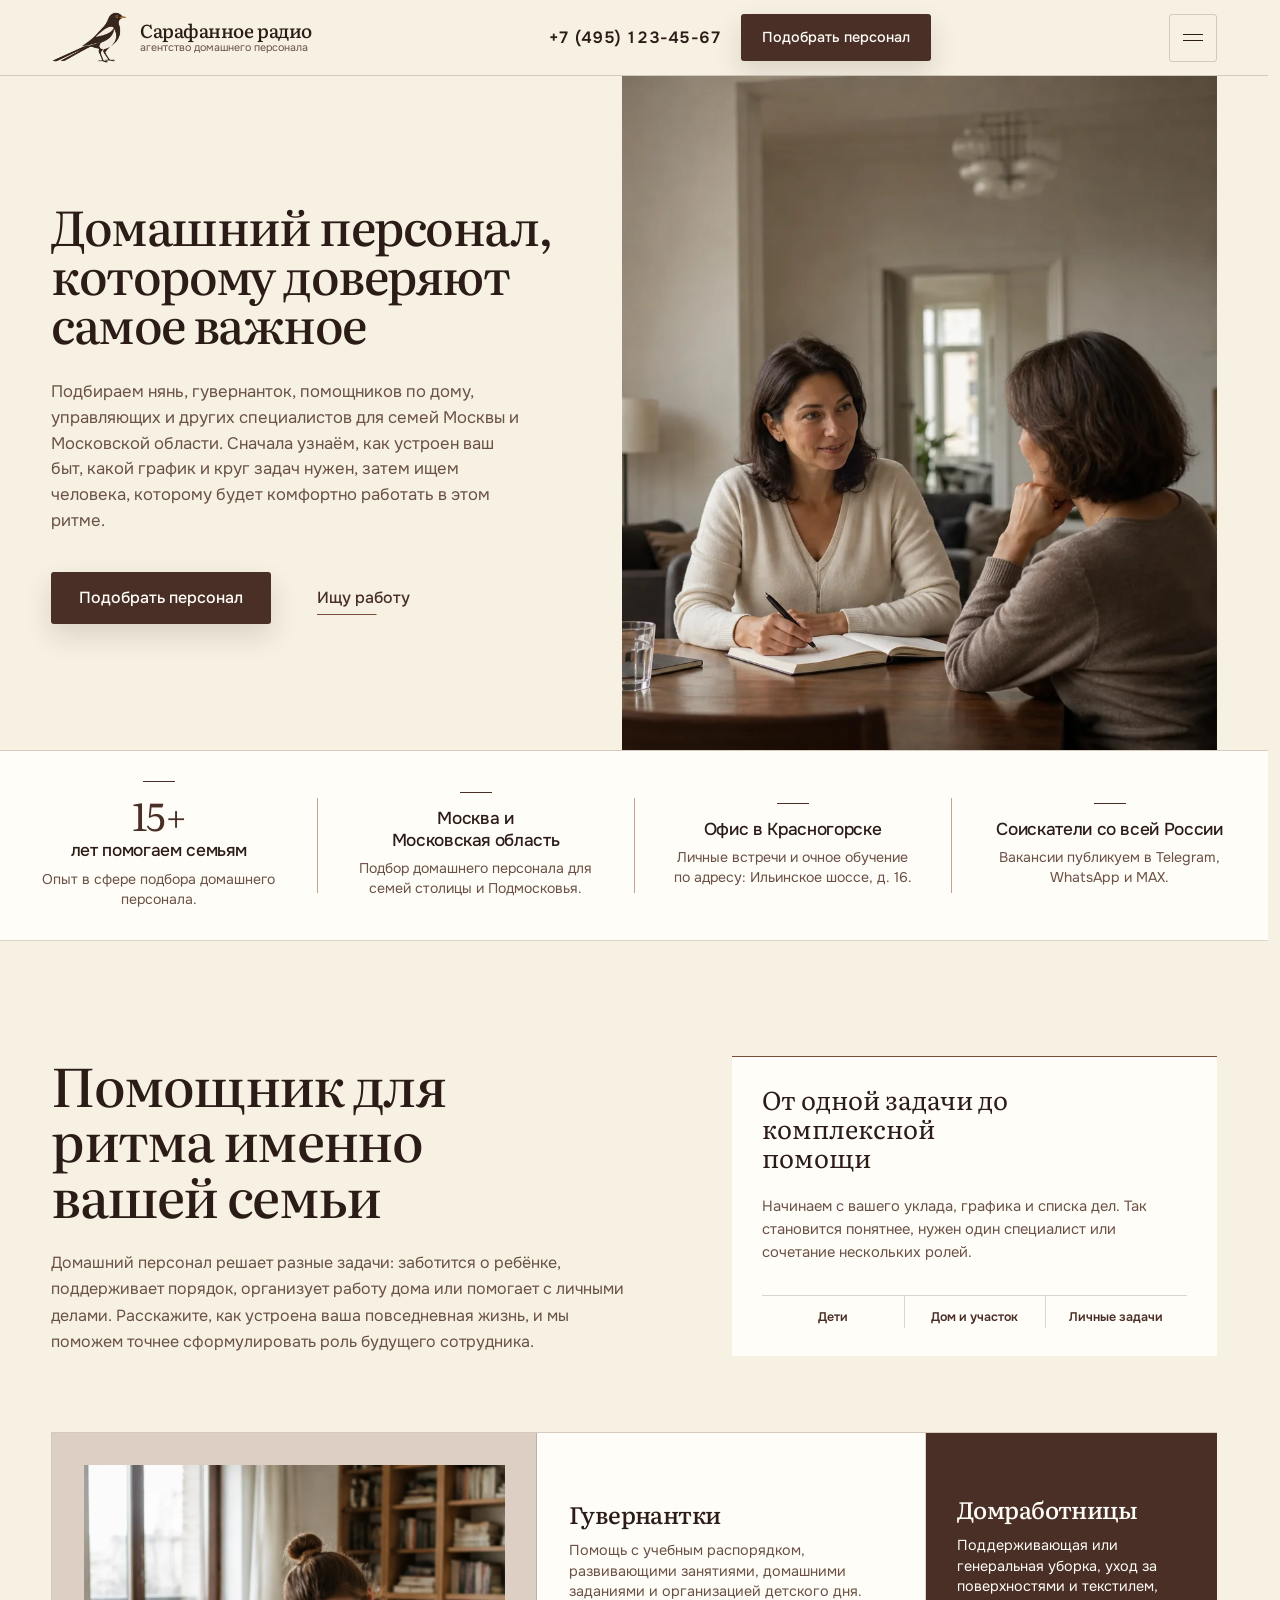
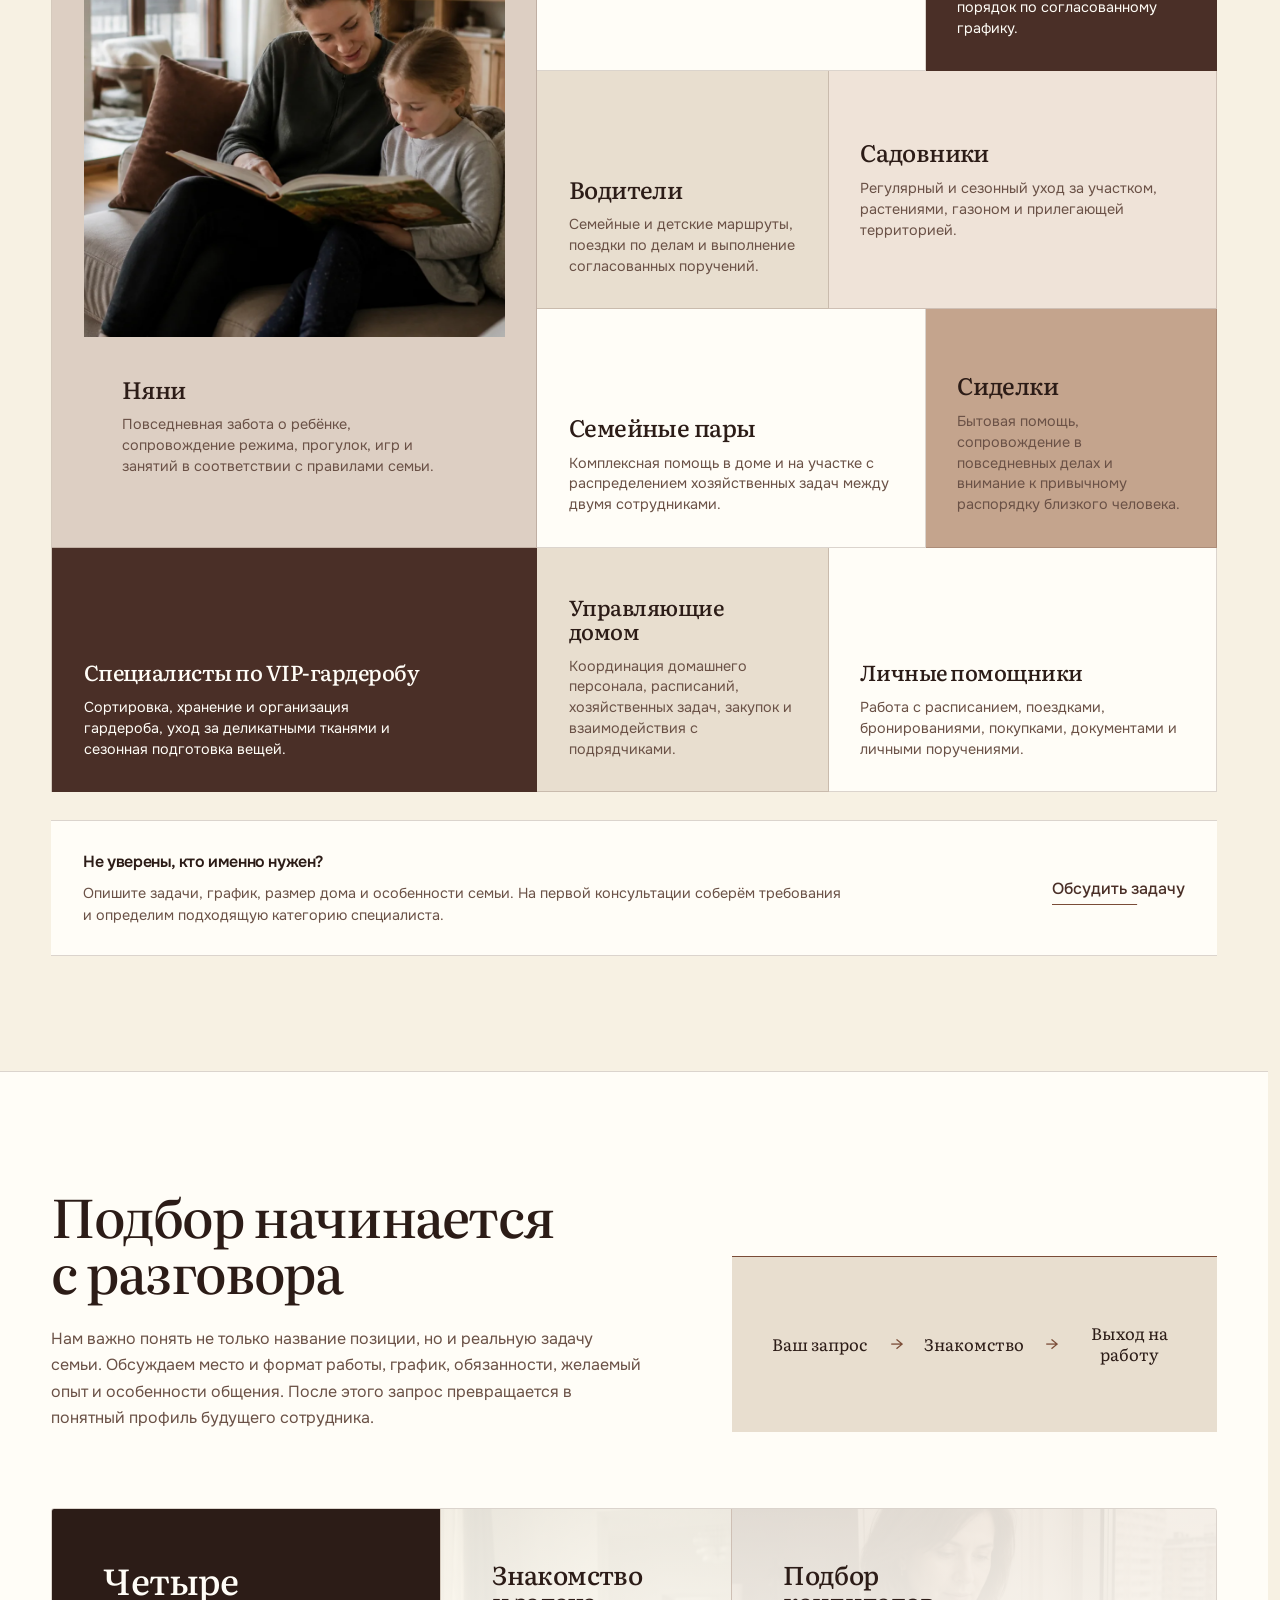
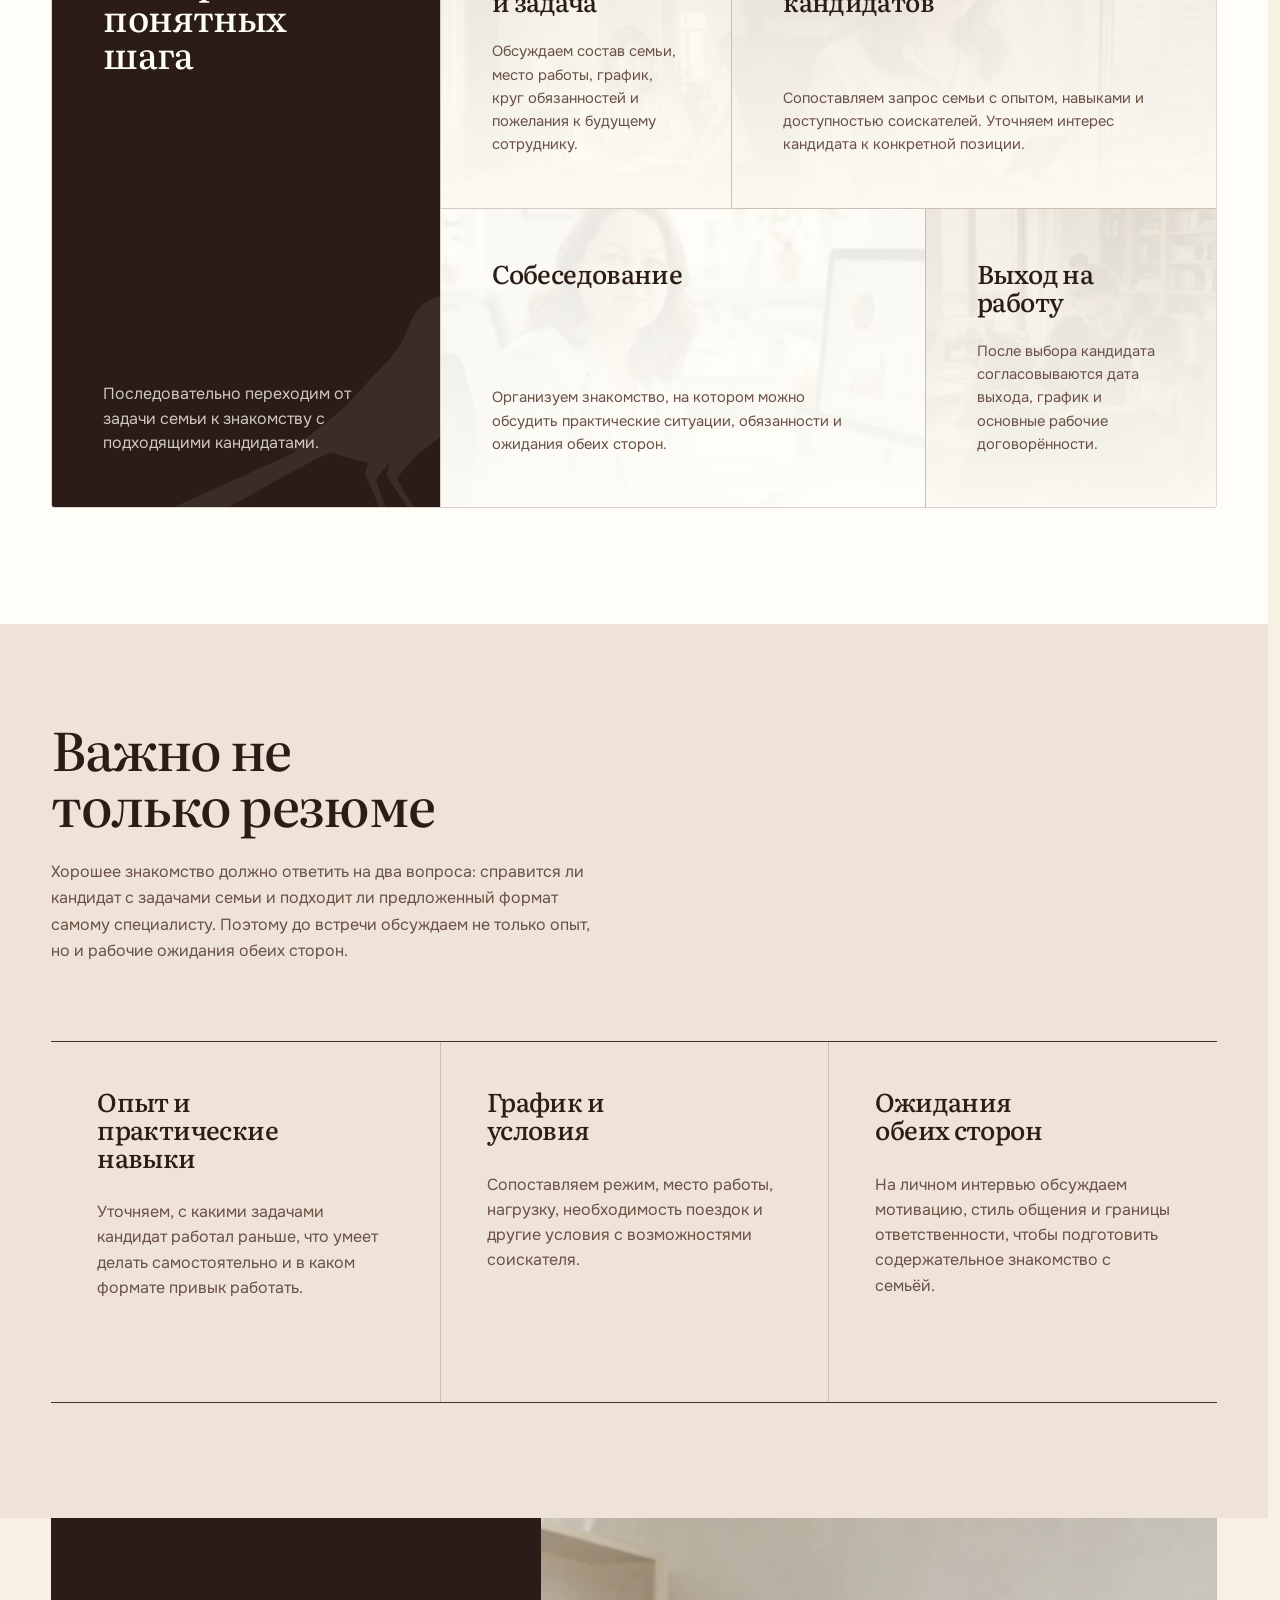
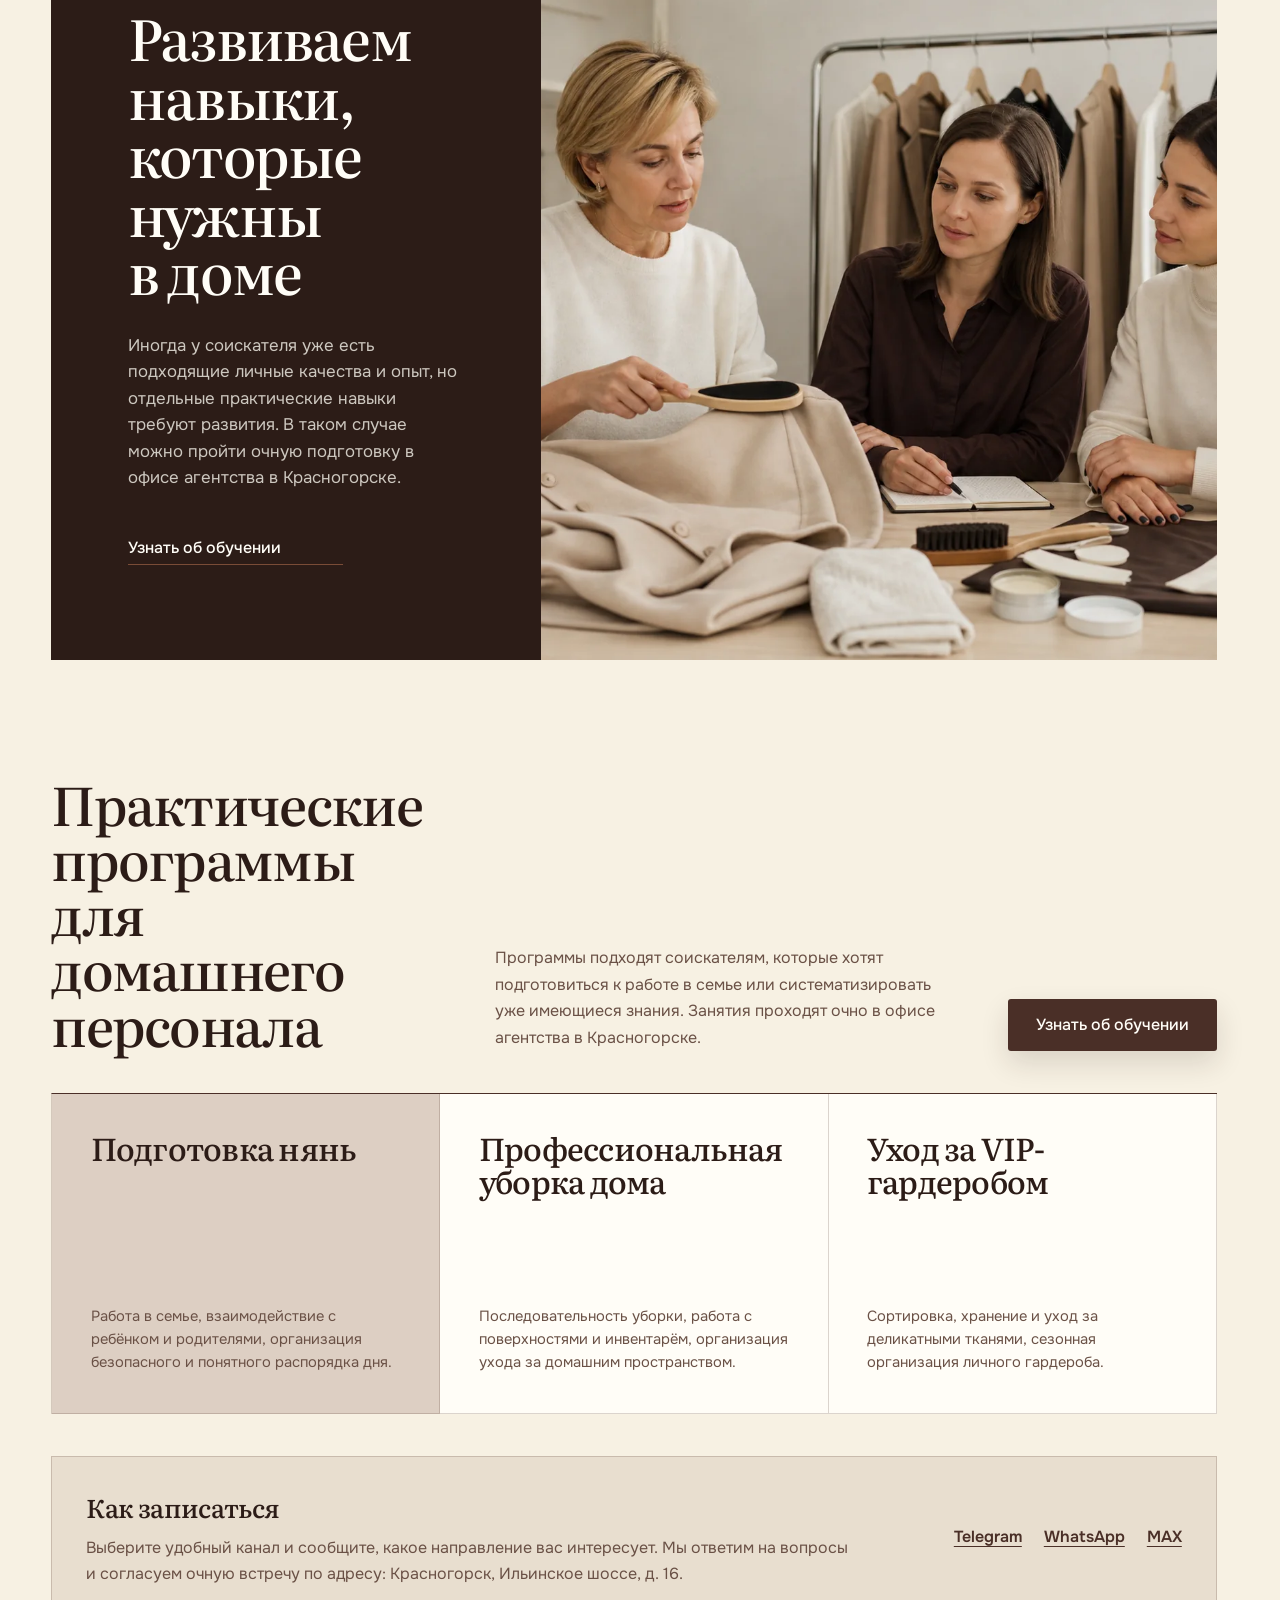
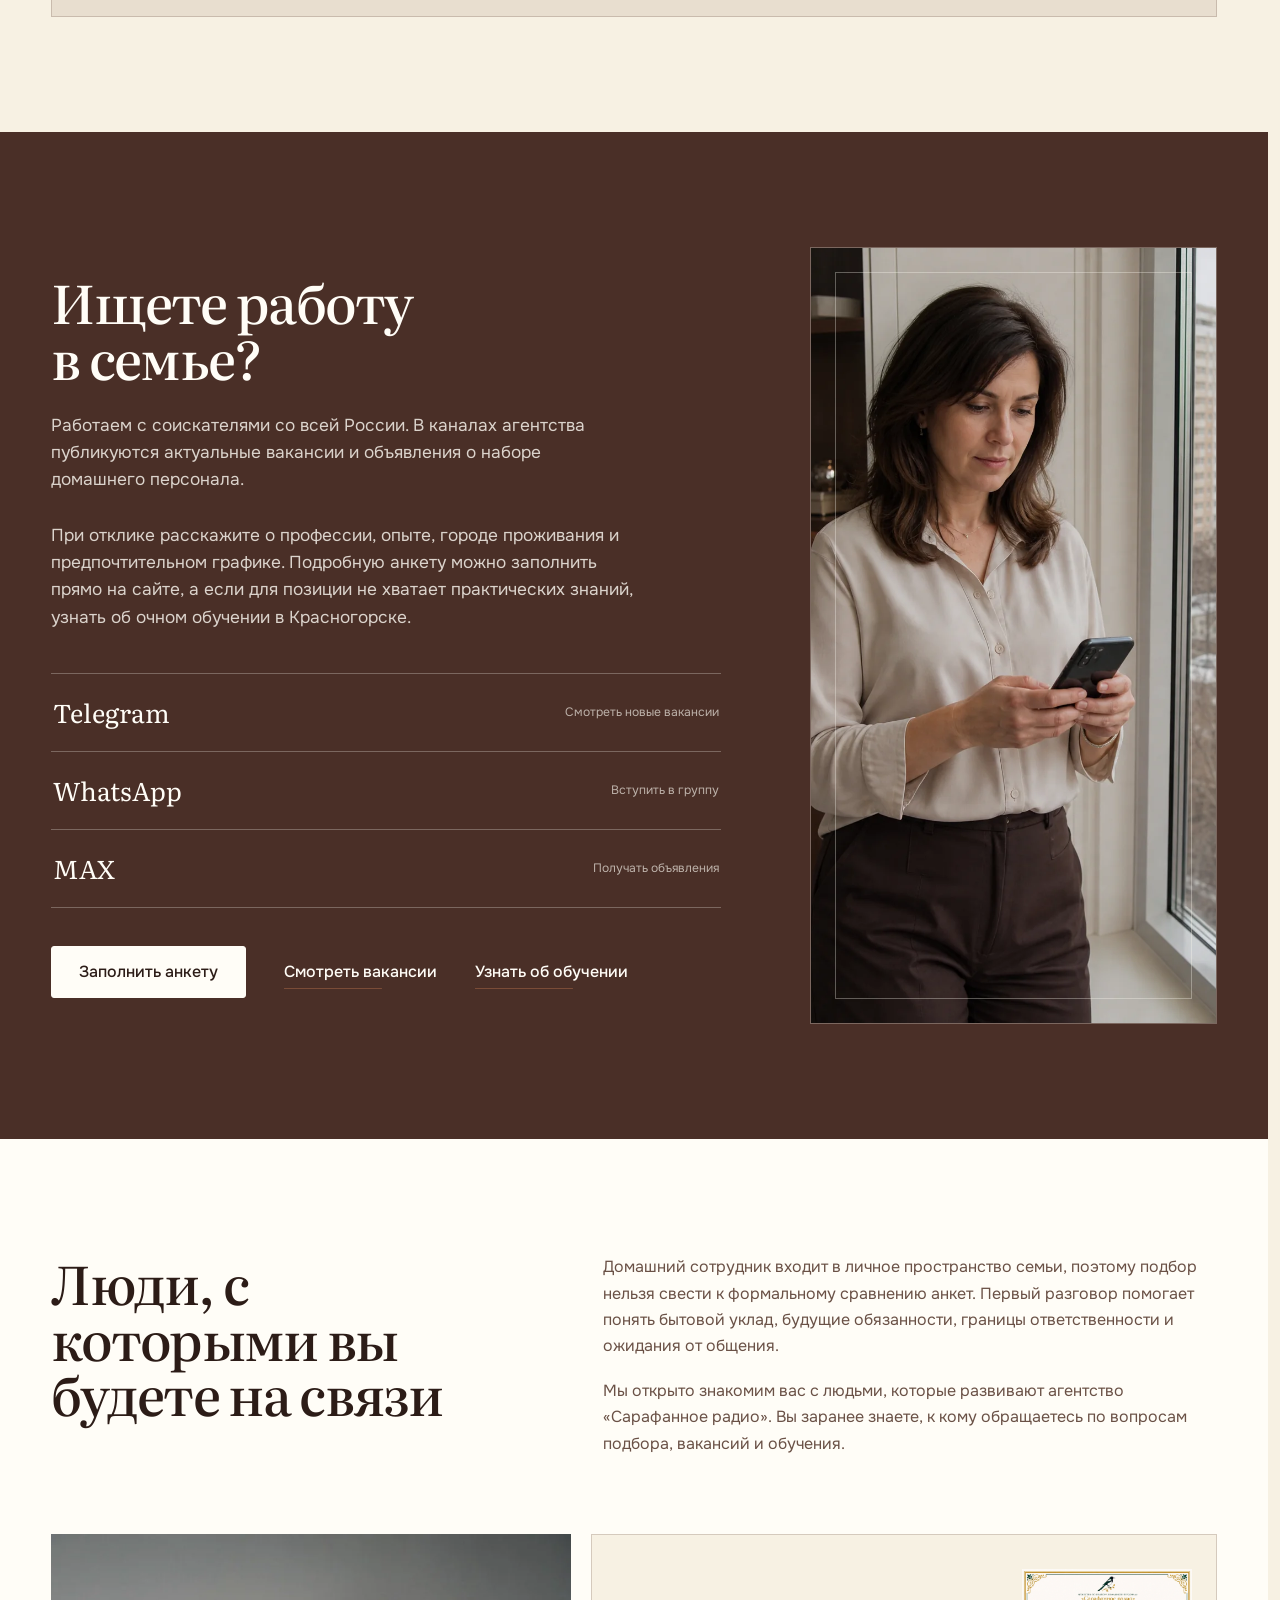
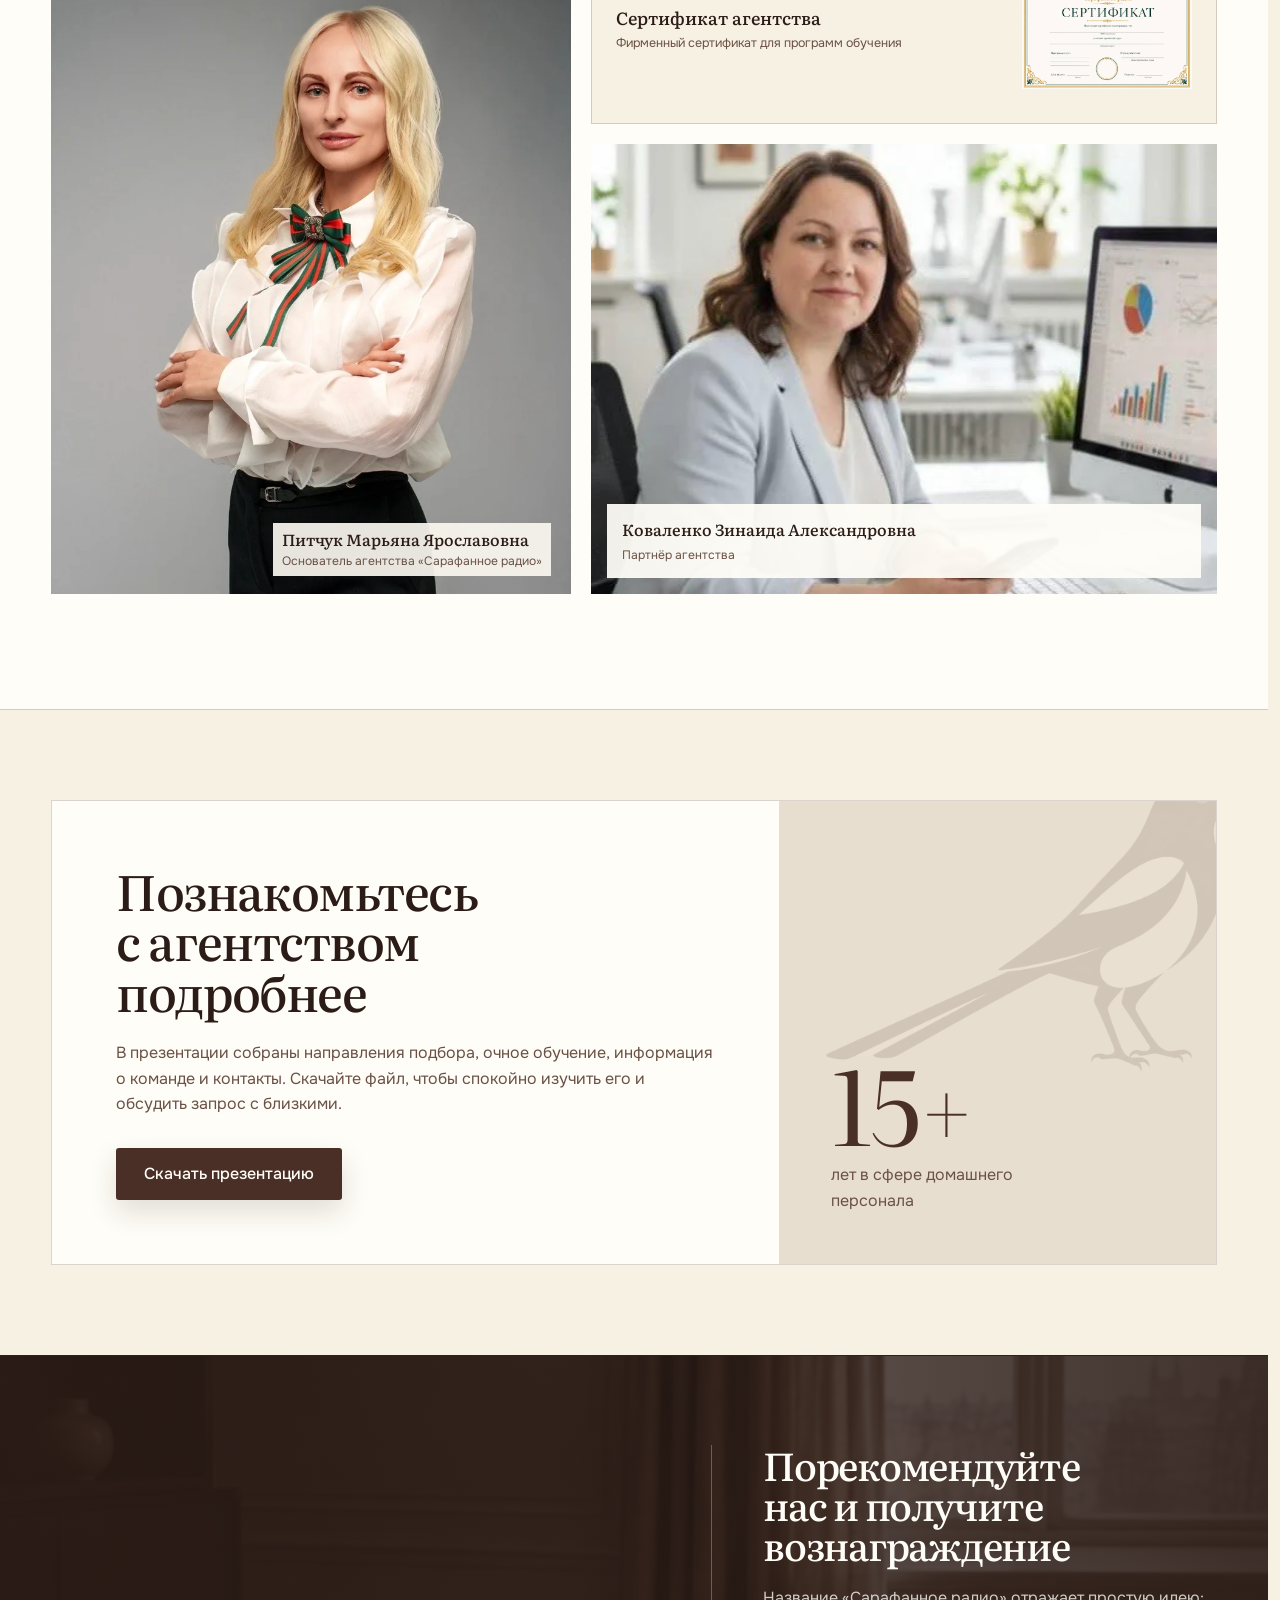
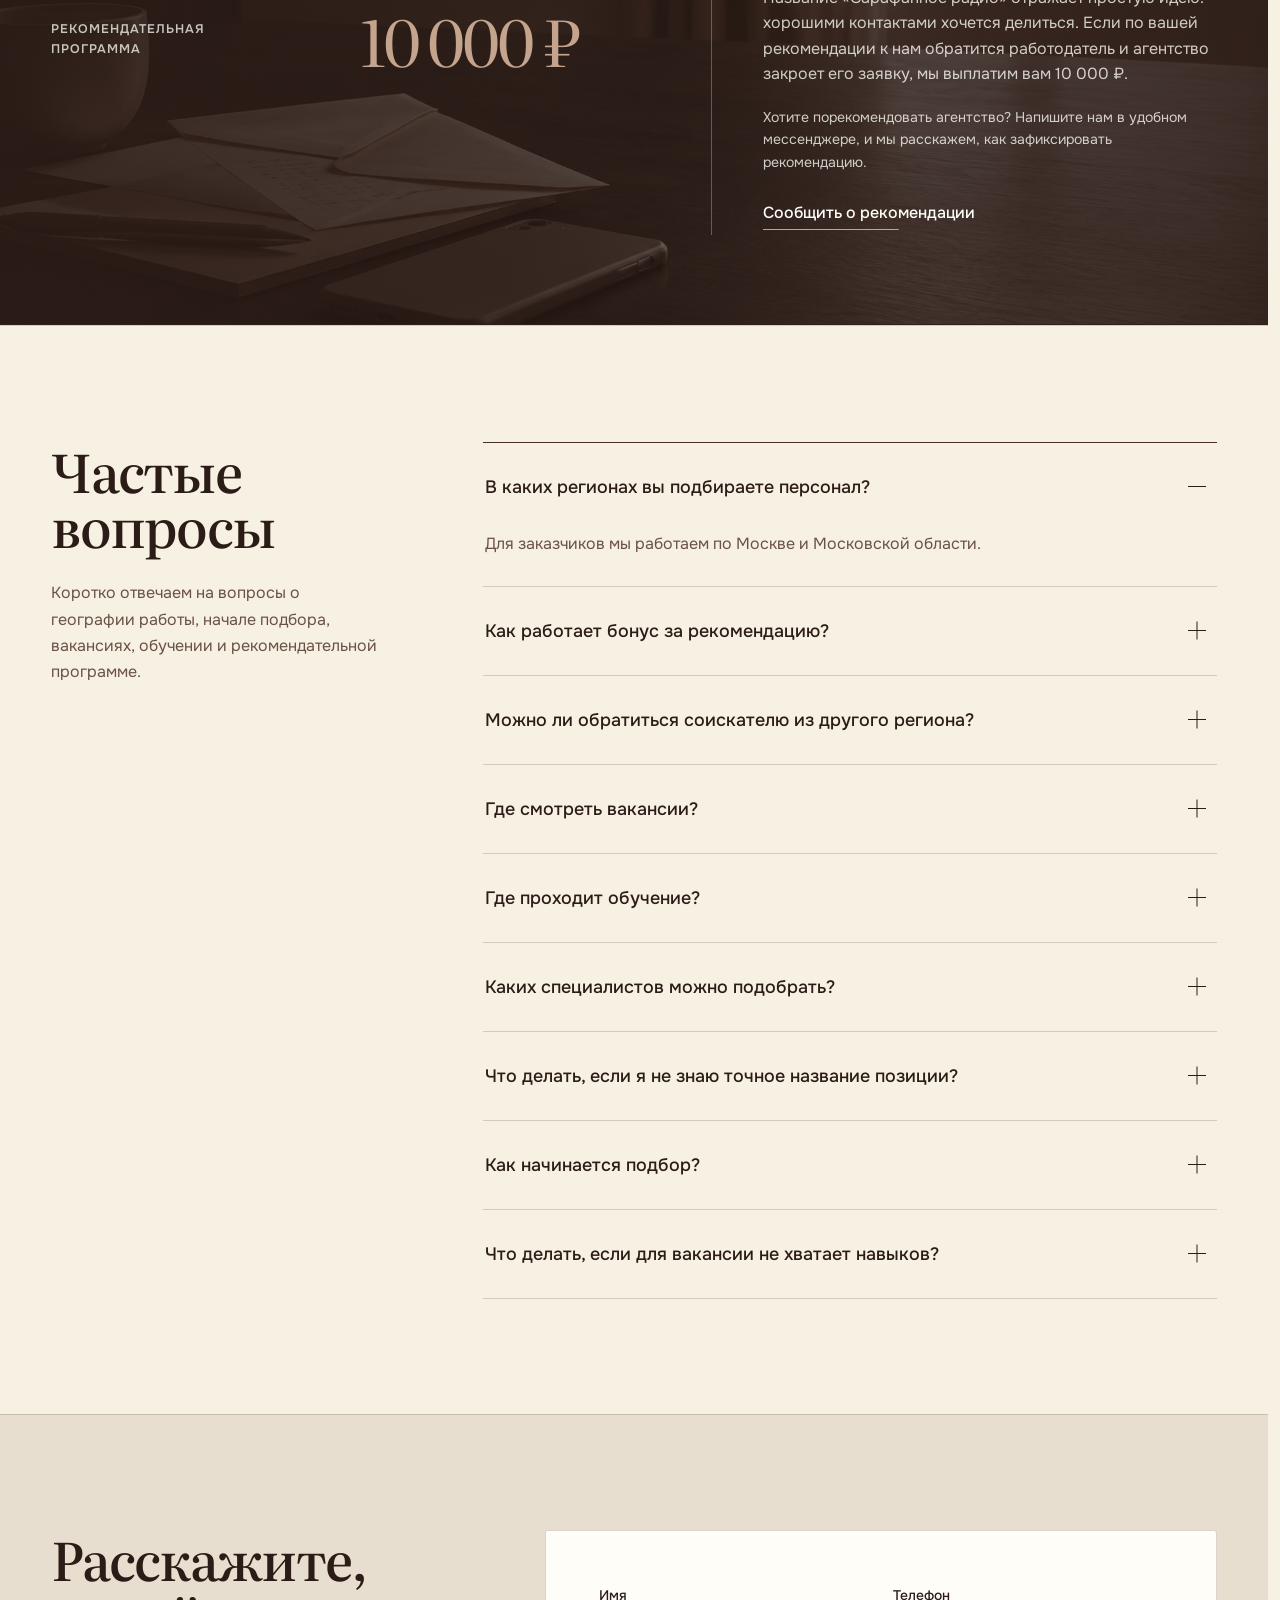
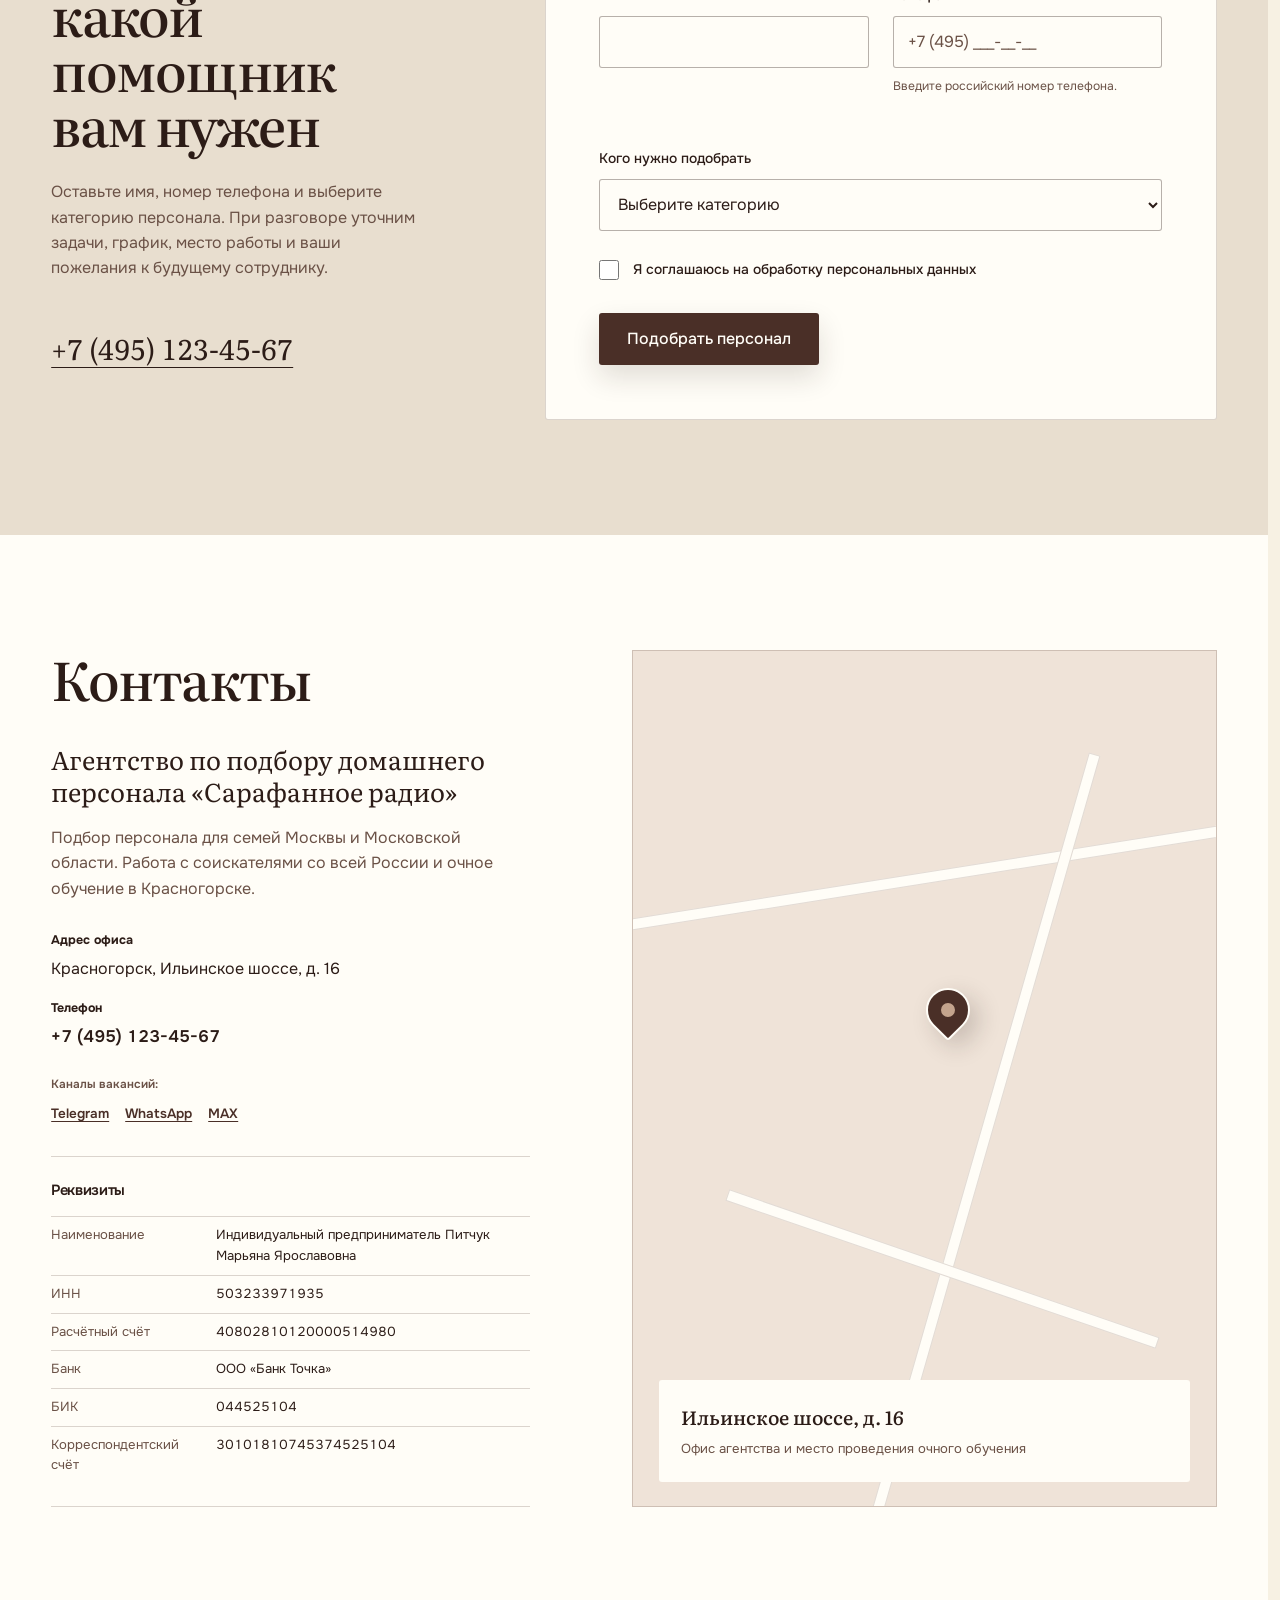
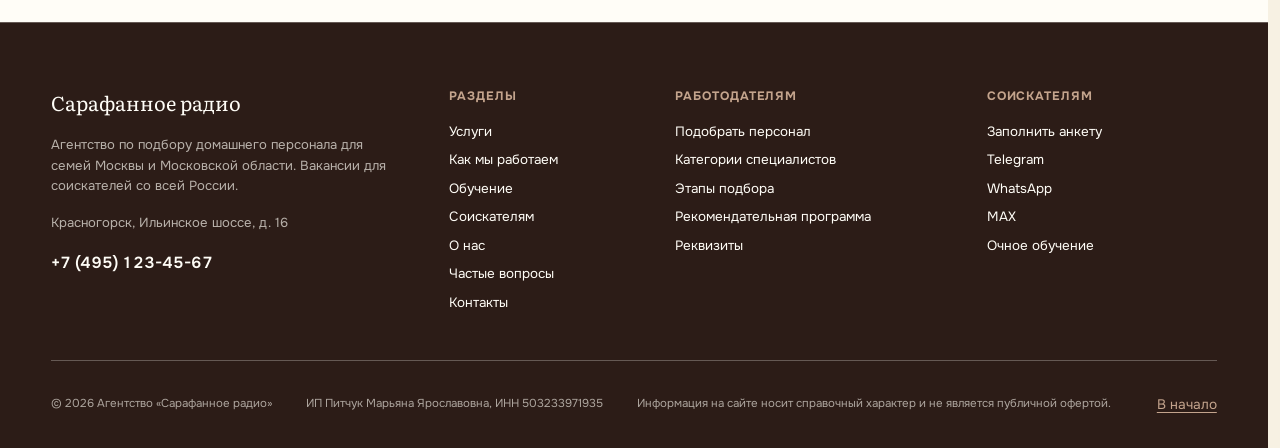
<file: classic/index.html>
<!doctype html>
<html lang="ru">
<head>
  <meta charset="utf-8">
  <meta name="viewport" content="width=device-width, initial-scale=1">
  <meta name="robots" content="noindex, nofollow">
  <meta name="description" content="Агентство по подбору домашнего персонала «Сарафанное радио» в Москве и Московской области.">
  <link rel="icon" href="data:,">
  <meta name="theme-color" content="#f3ebdd">
  <title>Сарафанное радио | Агентство домашнего персонала</title>
  <link rel="preconnect" href="https://fonts.googleapis.com">
  <link rel="preconnect" href="https://fonts.gstatic.com" crossorigin>
  <link href="https://fonts.googleapis.com/css2?family=Literata:opsz,wght@7..72,400;7..72,500;7..72,600&amp;family=Onest:wght@400;500;600&amp;display=swap" rel="stylesheet">
  <link rel="stylesheet" href="styles.css?v=20260903-5">
  <link rel="stylesheet" href="../shared/applicant-form.css?v=20260903-5">
  <script src="script.js?v=20260903-5" defer></script>
  <script src="../shared/applicant-form.js?v=20260903-5" defer></script>
</head>
<body>
  <a class="skip-link" href="#main-content">Перейти к содержанию</a>

  <header class="site-header" data-site-header>
    <div class="header-inner">
      <a class="brand" href="#top" aria-label="Сарафанное радио, на первый экран">
        <span class="brand-mark" aria-hidden="true">
          <img src="../shared/assets/logo-magpie-client.png" alt="" width="1110" height="776">
        </span>
        <span class="brand-copy">
          <span class="brand-name">Сарафанное радио</span>
          <span class="brand-descriptor">агентство домашнего персонала</span>
        </span>
      </a>

      <nav class="desktop-nav" aria-label="Основная навигация">
        <a href="#services">Услуги</a>
        <a href="#process">Как мы работаем</a>
        <a href="#training">Обучение</a>
        <a href="#applicants">Соискателям</a>
        <a href="#about">О нас</a>
        <a href="#contacts">Контакты</a>
      </nav>

      <div class="header-actions">
        <a class="header-phone" href="tel:+74951234567" aria-label="Позвонить в агентство: плюс семь, четыреста девяносто пять, сто двадцать три, сорок пять, шестьдесят семь">+7 (495) 123-45-67</a>
        <a class="button button-primary button-compact" href="#request">Подобрать персонал</a>
      </div>

      <button class="nav-toggle" type="button" aria-expanded="false" aria-controls="mobile-menu" aria-label="Открыть меню">
        <span></span>
        <span></span>
      </button>
    </div>

    <nav class="mobile-nav" id="mobile-menu" aria-label="Навигация для мобильных устройств" hidden>
      <a href="#services">Услуги</a>
      <a href="#process">Как мы работаем</a>
      <a href="#training">Обучение</a>
      <a href="#applicants">Соискателям</a>
      <a href="#about">О нас</a>
      <a href="#contacts">Контакты</a>
      <a class="mobile-phone" href="tel:+74951234567">+7 (495) 123-45-67</a>
      <a class="button button-primary" href="#request">Подобрать персонал</a>
    </nav>
  </header>

  <main id="main-content">
    <section class="hero" id="top" aria-labelledby="hero-title">
      <div class="hero-grid">
        <div class="hero-copy">
          <h1 id="hero-title">
            <span>Домашний персонал,</span>
            <span>которому доверяют</span>
            <span>самое важное</span>
          </h1>
          <p>Подбираем нянь, гувернанток, помощников по дому, управляющих и других специалистов для семей Москвы и Московской области. Сначала узнаём, как устроен ваш быт, какой график и круг задач нужен, затем ищем человека, которому будет комфортно работать в этом ритме.</p>
          <div class="hero-actions">
            <a class="button button-primary" href="#request">Подобрать персонал</a>
            <a class="text-action" href="#applicants">Ищу работу</a>
          </div>
        </div>
        <figure class="hero-media">
          <img src="../shared/assets/hero-moscow-consultation-v2.webp" alt="Разговор консультанта агентства с клиентом в московской квартире" width="1536" height="1024" fetchpriority="high" decoding="async">
        </figure>
      </div>
    </section>

    <section class="facts" aria-label="Ключевая информация">
      <div class="facts-grid">
        <article class="fact fact-experience">
          <span class="fact-line" aria-hidden="true"></span>
          <p class="fact-value" aria-label="Более пятнадцати лет">15+</p>
          <h2>лет помогаем семьям</h2>
          <p>Опыт в сфере подбора домашнего персонала.</p>
        </article>
        <article class="fact">
          <span class="fact-line" aria-hidden="true"></span>
          <h2>Москва и Московская область</h2>
          <p>Подбор домашнего персонала для семей столицы и Подмосковья.</p>
        </article>
        <article class="fact">
          <span class="fact-line" aria-hidden="true"></span>
          <h2>Офис в Красногорске</h2>
          <p>Личные встречи и очное обучение по адресу: Ильинское шоссе, д. 16.</p>
        </article>
        <article class="fact">
          <span class="fact-line" aria-hidden="true"></span>
          <h2>Соискатели со всей России</h2>
          <p>Вакансии публикуем в Telegram, WhatsApp и MAX.</p>
        </article>
      </div>
    </section>

    <section class="section services" id="services" aria-labelledby="services-title">
      <div class="container">
        <header class="section-heading services-heading">
          <div class="section-heading-copy">
            <h2 id="services-title">Помощник для ритма именно вашей семьи</h2>
            <p>Домашний персонал решает разные задачи: заботится о ребёнке, поддерживает порядок, организует работу дома или помогает с личными делами. Расскажите, как устроена ваша повседневная жизнь, и мы поможем точнее сформулировать роль будущего сотрудника.</p>
          </div>
          <aside class="section-context services-context" aria-label="Как определить подходящую роль">
            <p class="section-context-title">От одной задачи до комплексной помощи</p>
            <p>Начинаем с вашего уклада, графика и списка дел. Так становится понятнее, нужен один специалист или сочетание нескольких ролей.</p>
            <div class="section-context-topics" aria-label="Основные группы задач">
              <span>Дети</span>
              <span>Дом и участок</span>
              <span>Личные задачи</span>
            </div>
          </aside>
        </header>

        <div class="services-grid">
          <article class="service service-nanny">
            <figure class="service-photo">
              <img src="../shared/assets/service-nanny-moscow-v2.webp" alt="Няня читает книгу вместе с ребёнком" width="1448" height="1086" loading="lazy" decoding="async">
            </figure>
            <div class="service-copy">
              <h3>Няни</h3>
              <p>Повседневная забота о ребёнке, сопровождение режима, прогулок, игр и занятий в соответствии с правилами семьи.</p>
            </div>
          </article>

          <article class="service service-governess">
            <h3>Гувернантки</h3>
            <p>Помощь с учебным распорядком, развивающими занятиями, домашними заданиями и организацией детского дня.</p>
          </article>

          <article class="service service-housekeeper">
            <h3>Домработницы</h3>
            <p>Поддерживающая или генеральная уборка, уход за поверхностями и текстилем, порядок по согласованному графику.</p>
          </article>

          <article class="service service-driver">
            <h3>Водители</h3>
            <p>Семейные и детские маршруты, поездки по делам и выполнение согласованных поручений.</p>
          </article>

          <article class="service service-gardener">
            <h3>Садовники</h3>
            <p>Регулярный и сезонный уход за участком, растениями, газоном и прилегающей территорией.</p>
          </article>

          <article class="service service-couple">
            <h3>Семейные пары</h3>
            <p>Комплексная помощь в доме и на участке с распределением хозяйственных задач между двумя сотрудниками.</p>
          </article>

          <article class="service service-carer">
            <h3>Сиделки</h3>
            <p>Бытовая помощь, сопровождение в повседневных делах и внимание к привычному распорядку близкого человека.</p>
          </article>

          <article class="service service-wardrobe">
            <h3>Специалисты по VIP-гардеробу</h3>
            <p>Сортировка, хранение и организация гардероба, уход за деликатными тканями и сезонная подготовка вещей.</p>
          </article>

          <article class="service service-manager">
            <h3>Управляющие домом</h3>
            <p>Координация домашнего персонала, расписаний, хозяйственных задач, закупок и взаимодействия с подрядчиками.</p>
          </article>

          <article class="service service-assistant">
            <h3>Личные помощники</h3>
            <p>Работа с расписанием, поездками, бронированиями, покупками, документами и личными поручениями.</p>
          </article>
        </div>

        <div class="services-help">
          <div>
            <h3>Не уверены, кто именно нужен?</h3>
            <p>Опишите задачи, график, размер дома и особенности семьи. На первой консультации соберём требования и определим подходящую категорию специалиста.</p>
          </div>
          <a class="text-action" href="#request">Обсудить задачу</a>
        </div>
      </div>
    </section>

    <section class="section process" id="process" aria-labelledby="process-title">
      <div class="container">
        <header class="section-heading process-heading">
          <div class="section-heading-copy">
            <h2 id="process-title">Подбор начинается с разговора</h2>
            <p>Нам важно понять не только название позиции, но и реальную задачу семьи. Обсуждаем место и формат работы, график, обязанности, желаемый опыт и особенности общения. После этого запрос превращается в понятный профиль будущего сотрудника.</p>
          </div>
          <aside class="process-route" aria-label="Путь от запроса до начала работы">
            <span>Ваш запрос</span>
            <span aria-hidden="true">→</span>
            <span>Знакомство</span>
            <span aria-hidden="true">→</span>
            <span>Выход на работу</span>
          </aside>
        </header>

        <div class="process-board">
          <div class="process-status">
            <h3>Четыре понятных шага</h3>
            <p>Последовательно переходим от задачи семьи к знакомству с подходящими кандидатами.</p>
          </div>
          <article class="process-item process-task">
            <h3>Знакомство и задача</h3>
            <p>Обсуждаем состав семьи, место работы, график, круг обязанностей и пожелания к будущему сотруднику.</p>
          </article>
          <article class="process-item process-candidates">
            <h3>Подбор кандидатов</h3>
            <p>Сопоставляем запрос семьи с опытом, навыками и доступностью соискателей. Уточняем интерес кандидата к конкретной позиции.</p>
          </article>
          <article class="process-item process-meeting">
            <h3>Собеседование</h3>
            <p>Организуем знакомство, на котором можно обсудить практические ситуации, обязанности и ожидания обеих сторон.</p>
          </article>
          <article class="process-item process-start">
            <h3>Выход на работу</h3>
            <p>После выбора кандидата согласовываются дата выхода, график и основные рабочие договорённости.</p>
          </article>
        </div>
      </div>
    </section>

    <section class="section checks" aria-labelledby="checks-title">
      <div class="container">
        <header class="section-heading checks-heading">
          <h2 id="checks-title">Важно не только резюме</h2>
          <p>Хорошее знакомство должно ответить на два вопроса: справится ли кандидат с задачами семьи и подходит ли предложенный формат самому специалисту. Поэтому до встречи обсуждаем не только опыт, но и рабочие ожидания обеих сторон.</p>
        </header>

        <div class="checks-panel">
          <article>
            <h3>Опыт и практические навыки</h3>
            <p>Уточняем, с какими задачами кандидат работал раньше, что умеет делать самостоятельно и в каком формате привык работать.</p>
          </article>
          <article>
            <h3>График и условия</h3>
            <p>Сопоставляем режим, место работы, нагрузку, необходимость поездок и другие условия с возможностями соискателя.</p>
          </article>
          <article>
            <h3>Ожидания обеих сторон</h3>
            <p>На личном интервью обсуждаем мотивацию, стиль общения и границы ответственности, чтобы подготовить содержательное знакомство с семьёй.</p>
          </article>
        </div>
      </div>
    </section>

    <section class="difference" aria-labelledby="difference-title">
      <div class="difference-grid">
        <div class="difference-copy">
          <h2 id="difference-title">Развиваем навыки, которые нужны в доме</h2>
          <p>Иногда у соискателя уже есть подходящие личные качества и опыт, но отдельные практические навыки требуют развития. В таком случае можно пройти очную подготовку в офисе агентства в Красногорске.</p>
          <a class="text-action text-action-light" href="#training">Узнать об обучении</a>
        </div>
        <figure class="difference-media">
          <img src="../shared/assets/training-krasnogorsk-v2.webp" alt="Очное занятие по уходу за гардеробом в офисе агентства" width="1448" height="1086" loading="lazy" decoding="async">
        </figure>
      </div>
    </section>

    <section class="section training" id="training" aria-labelledby="training-title">
      <div class="container training-layout">
        <header class="section-heading training-heading">
          <h2 id="training-title">Практические программы для домашнего персонала</h2>
          <p>Программы подходят соискателям, которые хотят подготовиться к работе в семье или систематизировать уже имеющиеся знания. Занятия проходят очно в офисе агентства в Красногорске.</p>
          <a class="button button-primary" href="#training-contact">Узнать об обучении</a>
        </header>

        <div class="program-list" role="list">
          <article class="program program-main" role="listitem">
            <h3>Подготовка нянь</h3>
            <p>Работа в семье, взаимодействие с ребёнком и родителями, организация безопасного и понятного распорядка дня.</p>
          </article>
          <article class="program" role="listitem">
            <h3>Профессиональная уборка дома</h3>
            <p>Последовательность уборки, работа с поверхностями и инвентарём, организация ухода за домашним пространством.</p>
          </article>
          <article class="program" role="listitem">
            <h3>Уход за VIP-гардеробом</h3>
            <p>Сортировка, хранение и уход за деликатными тканями, сезонная организация личного гардероба.</p>
          </article>
        </div>

        <aside class="training-contact" id="training-contact">
          <div>
            <h3>Как записаться</h3>
            <p>Выберите удобный канал и сообщите, какое направление вас интересует. Мы ответим на вопросы и согласуем очную встречу по адресу: Красногорск, Ильинское шоссе, д. 16.</p>
          </div>
          <nav aria-label="Запись на обучение">
            <a href="https://t.me/+ceMN9J4L5rY2Nzli" target="_blank" rel="noopener noreferrer">Telegram</a>
            <a href="https://chat.whatsapp.com/GwtRLOzeSSE7Fm2NH6aEcG?mode=gi_t" target="_blank" rel="noopener noreferrer">WhatsApp</a>
            <a href="https://max.ru/join/-CKrZp5wTq_5JCO9bxmaWdAWbNVkxUxnjhgfsiWYDFM" target="_blank" rel="noopener noreferrer">MAX</a>
          </nav>
        </aside>
      </div>
    </section>

    <section class="applicants" id="applicants" aria-labelledby="applicants-title">
      <div class="container applicants-grid">
        <div class="applicants-copy">
          <h2 id="applicants-title">Ищете работу в семье?</h2>
          <p>Работаем с соискателями со всей России. В каналах агентства публикуются актуальные вакансии и объявления о наборе домашнего персонала.</p>
          <p class="applicants-detail">При отклике расскажите о профессии, опыте, городе проживания и предпочтительном графике. Подробную анкету можно заполнить прямо на сайте, а если для позиции не хватает практических знаний, узнать об очном обучении в Красногорске.</p>

          <div class="channel-list" aria-label="Каналы с вакансиями">
            <a class="channel-button" href="https://t.me/+ceMN9J4L5rY2Nzli" target="_blank" rel="noopener noreferrer">
              <span>Telegram</span>
              <small>Смотреть новые вакансии</small>
            </a>
            <a class="channel-button" href="https://chat.whatsapp.com/GwtRLOzeSSE7Fm2NH6aEcG?mode=gi_t" target="_blank" rel="noopener noreferrer">
              <span>WhatsApp</span>
              <small>Вступить в группу</small>
            </a>
            <a class="channel-button" href="https://max.ru/join/-CKrZp5wTq_5JCO9bxmaWdAWbNVkxUxnjhgfsiWYDFM" target="_blank" rel="noopener noreferrer">
              <span>MAX</span>
              <small>Получать объявления</small>
            </a>
          </div>

          <div class="applicant-actions">
            <button class="button button-paper" type="button" data-open-applicant-form>Заполнить анкету</button>
            <a class="text-action text-action-light" href="https://t.me/+ceMN9J4L5rY2Nzli" target="_blank" rel="noopener noreferrer">Смотреть вакансии</a>
            <a class="text-action text-action-light" href="#training">Узнать об обучении</a>
          </div>
        </div>

        <figure class="applicants-media">
          <img src="../shared/assets/applicant-moscow-v2.webp" alt="Соискательница просматривает вакансии на смартфоне" width="1122" height="1402" loading="lazy" decoding="async">
        </figure>
      </div>
    </section>

    <section class="section about" id="about" aria-labelledby="about-title">
      <div class="container">
        <header class="section-heading about-heading">
          <h2 id="about-title">Люди, с которыми вы будете на связи</h2>
          <p>Домашний сотрудник входит в личное пространство семьи, поэтому подбор нельзя свести к формальному сравнению анкет. Первый разговор помогает понять бытовой уклад, будущие обязанности, границы ответственности и ожидания от общения.</p>
          <p>Мы открыто знакомим вас с людьми, которые развивают агентство «Сарафанное радио». Вы заранее знаете, к кому обращаетесь по вопросам подбора, вакансий и обучения.</p>
        </header>

        <div class="about-mosaic">
          <figure class="team-figure">
            <img src="../shared/assets/team-maryana-pitchuk-provided.webp" alt="Питчук Марьяна Ярославовна" width="856" height="1280" loading="lazy" decoding="async">
            <figcaption><strong>Питчук Марьяна Ярославовна</strong><span>Основатель агентства «Сарафанное радио»</span></figcaption>
          </figure>

          <figure class="certificate-figure">
            <figcaption><strong>Сертификат агентства</strong><span>Фирменный сертификат для программ обучения</span></figcaption>
            <img src="../shared/assets/certificate-reference.webp" alt="Сертификат агентства «Сарафанное радио»" width="2105" height="1489" loading="lazy" decoding="async">
          </figure>

          <figure class="team-partner">
            <img src="../shared/assets/team-partner-provided.webp" alt="Коваленко Зинаида Александровна" width="540" height="535" loading="lazy" decoding="async">
            <figcaption><strong>Коваленко Зинаида Александровна</strong><span>Партнёр агентства</span></figcaption>
          </figure>
        </div>
      </div>
    </section>

    <section class="agency-presentation" aria-labelledby="agency-presentation-title">
      <div class="container agency-presentation-grid">
        <div class="agency-presentation-copy">
          <h2 id="agency-presentation-title">Познакомьтесь с агентством подробнее</h2>
          <p>В презентации собраны направления подбора, очное обучение, информация о команде и контакты. Скачайте файл, чтобы спокойно изучить его и обсудить запрос с близкими.</p>
          <a class="button button-primary" href="../shared/assets/sarafannoe-radio-agency-presentation.pdf" download>Скачать презентацию</a>
        </div>
        <div class="agency-presentation-visual" aria-hidden="true">
          <span>15+</span>
          <p>лет в сфере домашнего персонала</p>
        </div>
      </div>
    </section>

    <section class="referral" id="referral" aria-labelledby="referral-title">
      <div class="container referral-grid">
        <p class="referral-label">Рекомендательная программа</p>
        <p class="referral-value" aria-label="Десять тысяч рублей">10 000 ₽</p>
        <div class="referral-copy">
          <h2 id="referral-title">Порекомендуйте нас и получите вознаграждение</h2>
          <p>Название «Сарафанное радио» отражает простую идею: хорошими контактами хочется делиться. Если по вашей рекомендации к нам обратится работодатель и агентство закроет его заявку, мы выплатим вам 10 000 ₽.</p>
          <p class="referral-detail">Хотите порекомендовать агентство? Напишите нам в удобном мессенджере, и мы расскажем, как зафиксировать рекомендацию.</p>
          <a class="text-action" href="https://t.me/+ceMN9J4L5rY2Nzli" target="_blank" rel="noopener noreferrer">Сообщить о рекомендации</a>
        </div>
      </div>
    </section>

    <section class="section faq" id="faq" aria-labelledby="faq-title">
      <div class="container faq-layout">
        <header class="section-heading faq-heading">
          <h2 id="faq-title">Частые вопросы</h2>
          <p>Коротко отвечаем на вопросы о географии работы, начале подбора, вакансиях, обучении и рекомендательной программе.</p>
        </header>

        <div class="faq-list" data-accordion>
          <article class="faq-item">
            <h3>
              <button class="faq-trigger" type="button" aria-expanded="true" aria-controls="faq-panel-1" id="faq-trigger-1">
                <span>В каких регионах вы подбираете персонал?</span>
                <span class="faq-sign" aria-hidden="true"></span>
              </button>
            </h3>
            <div class="faq-panel" id="faq-panel-1" role="region" aria-labelledby="faq-trigger-1">
              <p>Для заказчиков мы работаем по Москве и Московской области.</p>
            </div>
          </article>

          <article class="faq-item">
            <h3>
              <button class="faq-trigger" type="button" aria-expanded="false" aria-controls="faq-panel-5" id="faq-trigger-5">
                <span>Как работает бонус за рекомендацию?</span>
                <span class="faq-sign" aria-hidden="true"></span>
              </button>
            </h3>
            <div class="faq-panel" id="faq-panel-5" role="region" aria-labelledby="faq-trigger-5" hidden>
              <p>Если по вашей рекомендации обратится работодатель и агентство закроет его заявку, вы получите 10 000 ₽. Чтобы зафиксировать рекомендацию, напишите представителю агентства в удобном мессенджере.</p>
            </div>
          </article>

          <article class="faq-item">
            <h3>
              <button class="faq-trigger" type="button" aria-expanded="false" aria-controls="faq-panel-2" id="faq-trigger-2">
                <span>Можно ли обратиться соискателю из другого региона?</span>
                <span class="faq-sign" aria-hidden="true"></span>
              </button>
            </h3>
            <div class="faq-panel" id="faq-panel-2" role="region" aria-labelledby="faq-trigger-2" hidden>
              <p>Да, мы работаем с соискателями со всей России.</p>
            </div>
          </article>

          <article class="faq-item">
            <h3>
              <button class="faq-trigger" type="button" aria-expanded="false" aria-controls="faq-panel-3" id="faq-trigger-3">
                <span>Где смотреть вакансии?</span>
                <span class="faq-sign" aria-hidden="true"></span>
              </button>
            </h3>
            <div class="faq-panel" id="faq-panel-3" role="region" aria-labelledby="faq-trigger-3" hidden>
              <p>Актуальные вакансии публикуются в каналах агентства в WhatsApp, MAX и Telegram.</p>
            </div>
          </article>

          <article class="faq-item">
            <h3>
              <button class="faq-trigger" type="button" aria-expanded="false" aria-controls="faq-panel-4" id="faq-trigger-4">
                <span>Где проходит обучение?</span>
                <span class="faq-sign" aria-hidden="true"></span>
              </button>
            </h3>
            <div class="faq-panel" id="faq-panel-4" role="region" aria-labelledby="faq-trigger-4" hidden>
              <p>Обучение проходит очно в офисе агентства в Красногорске, Ильинское шоссе, д. 16.</p>
            </div>
          </article>

          <article class="faq-item">
            <h3>
              <button class="faq-trigger" type="button" aria-expanded="false" aria-controls="faq-panel-6" id="faq-trigger-6">
                <span>Каких специалистов можно подобрать?</span>
                <span class="faq-sign" aria-hidden="true"></span>
              </button>
            </h3>
            <div class="faq-panel" id="faq-panel-6" role="region" aria-labelledby="faq-trigger-6" hidden>
              <p>Мы работаем с запросами на нянь, гувернанток, домработниц, водителей, садовников, семейные пары, сиделок, специалистов по VIP-гардеробу, управляющих домом и личных помощников.</p>
            </div>
          </article>

          <article class="faq-item">
            <h3>
              <button class="faq-trigger" type="button" aria-expanded="false" aria-controls="faq-panel-7" id="faq-trigger-7">
                <span>Что делать, если я не знаю точное название позиции?</span>
                <span class="faq-sign" aria-hidden="true"></span>
              </button>
            </h3>
            <div class="faq-panel" id="faq-panel-7" role="region" aria-labelledby="faq-trigger-7" hidden>
              <p>Опишите задачи, график и ожидаемый результат. В ходе первого разговора поможем сформулировать круг обязанностей и профиль подходящего специалиста.</p>
            </div>
          </article>

          <article class="faq-item">
            <h3>
              <button class="faq-trigger" type="button" aria-expanded="false" aria-controls="faq-panel-8" id="faq-trigger-8">
                <span>Как начинается подбор?</span>
                <span class="faq-sign" aria-hidden="true"></span>
              </button>
            </h3>
            <div class="faq-panel" id="faq-panel-8" role="region" aria-labelledby="faq-trigger-8" hidden>
              <p>С разговора о семье и будущей работе. Уточняем место, график, обязанности, желаемый опыт и особенности взаимодействия, затем переходим к поиску кандидатов.</p>
            </div>
          </article>

          <article class="faq-item">
            <h3>
              <button class="faq-trigger" type="button" aria-expanded="false" aria-controls="faq-panel-9" id="faq-trigger-9">
                <span>Что делать, если для вакансии не хватает навыков?</span>
                <span class="faq-sign" aria-hidden="true"></span>
              </button>
            </h3>
            <div class="faq-panel" id="faq-panel-9" role="region" aria-labelledby="faq-trigger-9" hidden>
              <p>Можно узнать об очных программах подготовки нянь, профессиональной уборке дома и уходе за VIP-гардеробом в офисе агентства.</p>
            </div>
          </article>
        </div>
      </div>
    </section>

    <section class="request" id="request" aria-labelledby="request-title">
      <div class="container request-grid">
        <div class="request-copy">
          <h2 id="request-title">Расскажите, какой помощник вам нужен</h2>
          <p>Оставьте имя, номер телефона и выберите категорию персонала. При разговоре уточним задачи, график, место работы и ваши пожелания к будущему сотруднику.</p>
          <a class="request-phone" href="tel:+74951234567">+7 (495) 123-45-67</a>
        </div>

        <form class="request-form" data-request-form novalidate>
          <div class="field">
            <label for="request-name">Имя</label>
            <input id="request-name" name="name" type="text" autocomplete="name" required>
          </div>

          <div class="field">
            <label for="request-phone">Телефон</label>
            <input id="request-phone" name="phone" type="tel" inputmode="tel" autocomplete="tel" placeholder="+7 (495) ___-__-__" aria-describedby="phone-help phone-error" required>
            <small id="phone-help">Введите российский номер телефона.</small>
            <small class="field-error" id="phone-error" aria-live="polite"></small>
          </div>

          <div class="field field-wide">
            <label for="request-role">Кого нужно подобрать</label>
            <select id="request-role" name="role" required>
              <option value="">Выберите категорию</option>
              <option>Няня</option>
              <option>Гувернантка</option>
              <option>Домработница</option>
              <option>Водитель</option>
              <option>Садовник</option>
              <option>Семейная пара</option>
              <option>Сиделка</option>
              <option>Специалист по VIP-гардеробу</option>
              <option>Управляющий домом</option>
              <option>Личный помощник</option>
            </select>
          </div>

          <div class="consent field-wide">
            <input id="request-consent" name="consent" type="checkbox" required>
            <label for="request-consent">Я соглашаюсь на обработку персональных данных</label>
          </div>

          <div class="form-submit field-wide">
            <button class="button button-primary" type="submit" data-submit-button>
              <span data-submit-label>Подобрать персонал</span>
            </button>
            <p class="form-status" data-form-status role="status" aria-live="polite"></p>
          </div>
        </form>
      </div>
    </section>

    <section class="contacts" id="contacts" aria-labelledby="contacts-title">
      <div class="container contacts-grid">
        <div class="contacts-copy">
          <h2 id="contacts-title">Контакты</h2>
          <p class="contacts-name">Агентство по подбору домашнего персонала «Сарафанное радио»</p>
          <p class="contacts-intro">Подбор персонала для семей Москвы и Московской области. Работа с соискателями со всей России и очное обучение в Красногорске.</p>
          <address><strong>Адрес офиса</strong><span>Красногорск, Ильинское шоссе, д. 16</span></address>
          <a class="contacts-phone" href="tel:+74951234567"><strong>Телефон</strong><span>+7 (495) 123-45-67</span></a>

          <nav class="contact-channel-links" aria-label="Каналы с вакансиями">
            <span>Каналы вакансий:</span>
            <a href="https://t.me/+ceMN9J4L5rY2Nzli" target="_blank" rel="noopener noreferrer">Telegram</a>
            <a href="https://chat.whatsapp.com/GwtRLOzeSSE7Fm2NH6aEcG?mode=gi_t" target="_blank" rel="noopener noreferrer">WhatsApp</a>
            <a href="https://max.ru/join/-CKrZp5wTq_5JCO9bxmaWdAWbNVkxUxnjhgfsiWYDFM" target="_blank" rel="noopener noreferrer">MAX</a>
          </nav>

          <section class="requisites" id="requisites" aria-labelledby="requisites-title">
            <h3 id="requisites-title">Реквизиты</h3>
            <dl class="requisites-list">
              <div><dt>Наименование</dt><dd>Индивидуальный предприниматель Питчук Марьяна Ярославовна</dd></div>
              <div><dt>ИНН</dt><dd>503233971935</dd></div>
              <div><dt>Расчётный счёт</dt><dd>40802810120000514980</dd></div>
              <div><dt>Банк</dt><dd>ООО «Банк Точка»</dd></div>
              <div><dt>БИК</dt><dd>044525104</dd></div>
              <div><dt>Корреспондентский счёт</dt><dd>30101810745374525104</dd></div>
            </dl>
          </section>
        </div>

        <div class="static-map">
          <span class="visually-hidden">Стилизованная схема расположения офиса по адресу Красногорск, Ильинское шоссе, дом 16</span>
          <div class="map-road road-one" aria-hidden="true"></div>
          <div class="map-road road-two" aria-hidden="true"></div>
          <div class="map-road road-three" aria-hidden="true"></div>
          <div class="map-marker" aria-hidden="true"><span></span></div>
          <div class="map-caption">
            <strong>Ильинское шоссе, д. 16</strong>
            <span>Офис агентства и место проведения очного обучения</span>
          </div>
        </div>
      </div>

      <footer class="site-footer">
        <div class="container footer-main">
          <div class="footer-about">
            <a class="footer-brand" href="#top">Сарафанное радио</a>
            <p>Агентство по подбору домашнего персонала для семей Москвы и Московской области. Вакансии для соискателей со всей России.</p>
            <address>Красногорск, Ильинское шоссе, д. 16</address>
            <a class="footer-phone" href="tel:+74951234567">+7 (495) 123-45-67</a>
          </div>
          <nav class="footer-nav" aria-label="Навигация в подвале">
            <strong>Разделы</strong>
            <a href="#services">Услуги</a>
            <a href="#process">Как мы работаем</a>
            <a href="#training">Обучение</a>
            <a href="#applicants">Соискателям</a>
            <a href="#about">О нас</a>
            <a href="#faq">Частые вопросы</a>
            <a href="#contacts">Контакты</a>
          </nav>
          <nav class="footer-nav" aria-label="Информация для работодателей">
            <strong>Работодателям</strong>
            <a href="#request">Подобрать персонал</a>
            <a href="#services">Категории специалистов</a>
            <a href="#process">Этапы подбора</a>
            <a href="#referral">Рекомендательная программа</a>
            <a href="#requisites">Реквизиты</a>
          </nav>
          <nav class="footer-nav" aria-label="Информация для соискателей">
            <strong>Соискателям</strong>
            <button type="button" data-open-applicant-form>Заполнить анкету</button>
            <a href="https://t.me/+ceMN9J4L5rY2Nzli" target="_blank" rel="noopener noreferrer">Telegram</a>
            <a href="https://chat.whatsapp.com/GwtRLOzeSSE7Fm2NH6aEcG?mode=gi_t" target="_blank" rel="noopener noreferrer">WhatsApp</a>
            <a href="https://max.ru/join/-CKrZp5wTq_5JCO9bxmaWdAWbNVkxUxnjhgfsiWYDFM" target="_blank" rel="noopener noreferrer">MAX</a>
            <a href="#training">Очное обучение</a>
          </nav>
        </div>
        <div class="container footer-bottom">
          <span>© 2026 Агентство «Сарафанное радио»</span>
          <span>ИП Питчук Марьяна Ярославовна, ИНН 503233971935</span>
          <span>Информация на сайте носит справочный характер и не является публичной офертой.</span>
          <a class="footer-top" href="#top">В начало</a>
        </div>
      </footer>
    </section>
  </main>
</body>
</html>
</file>
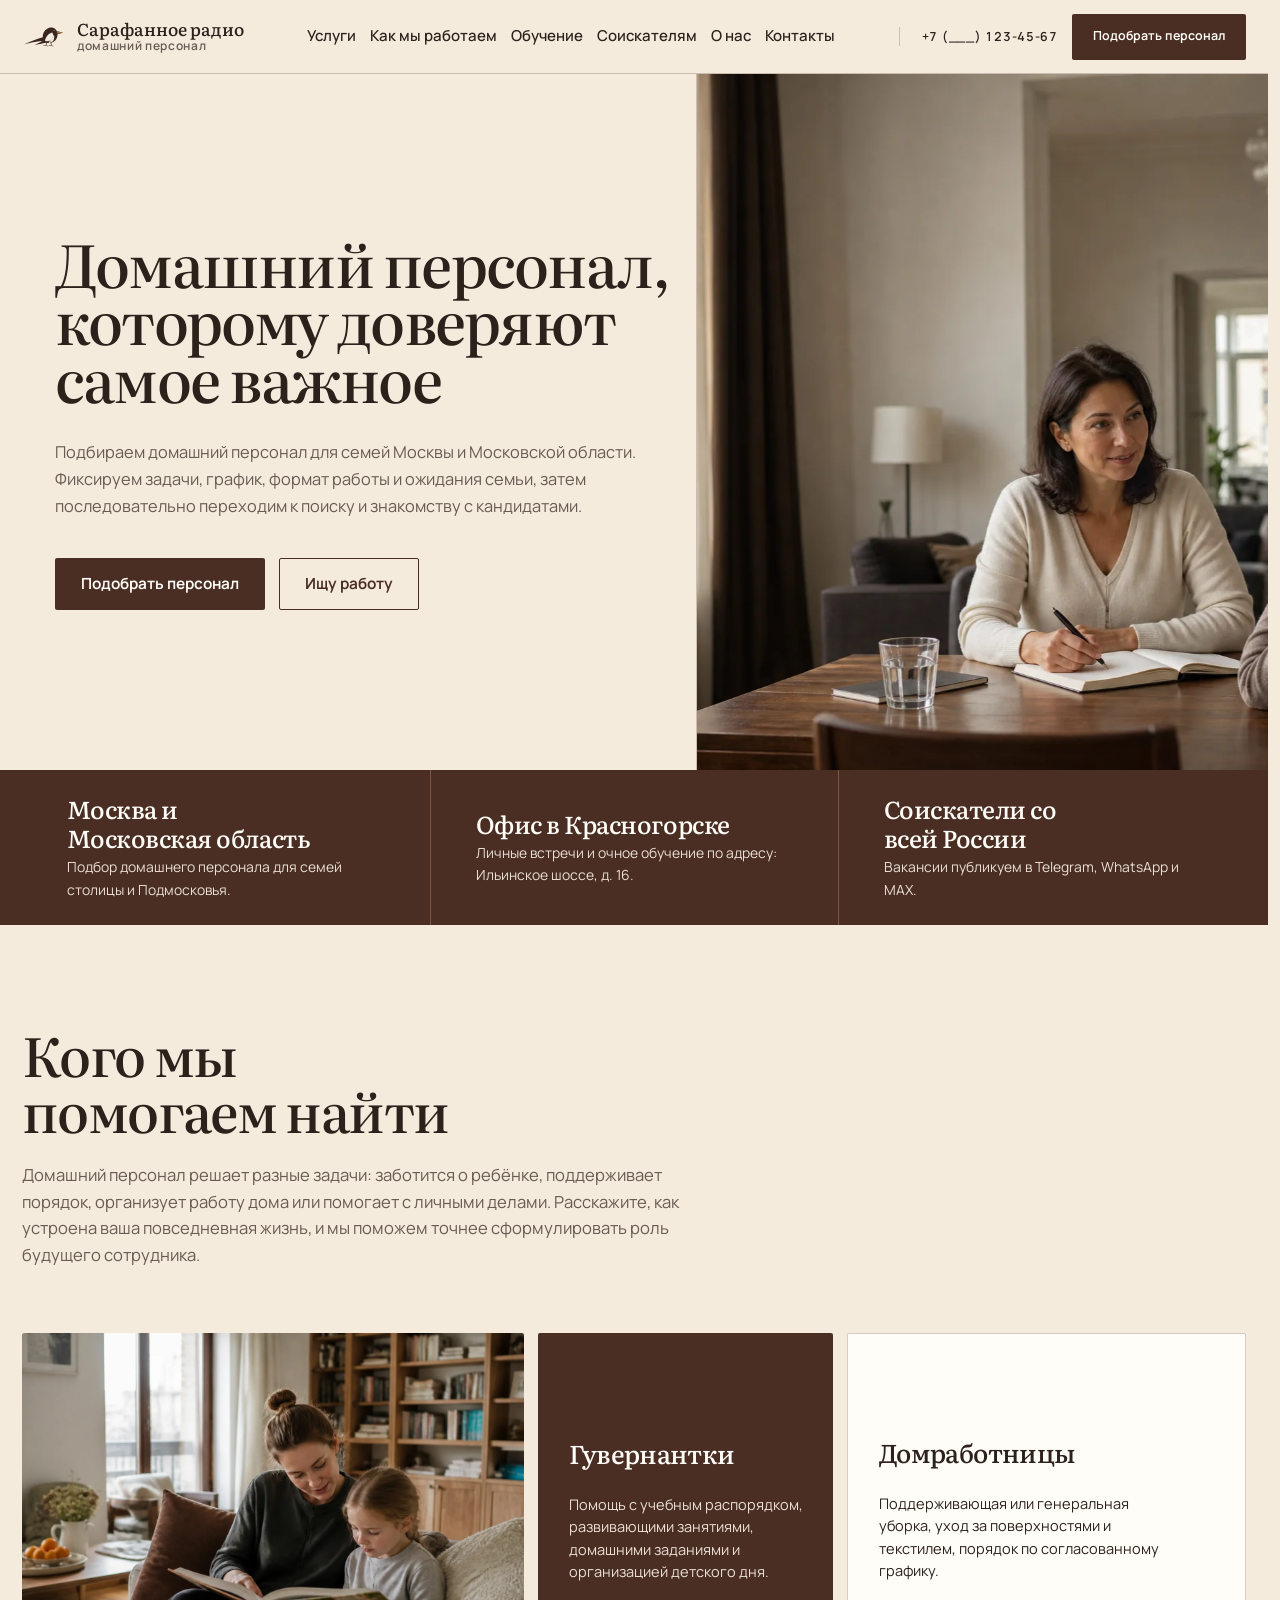
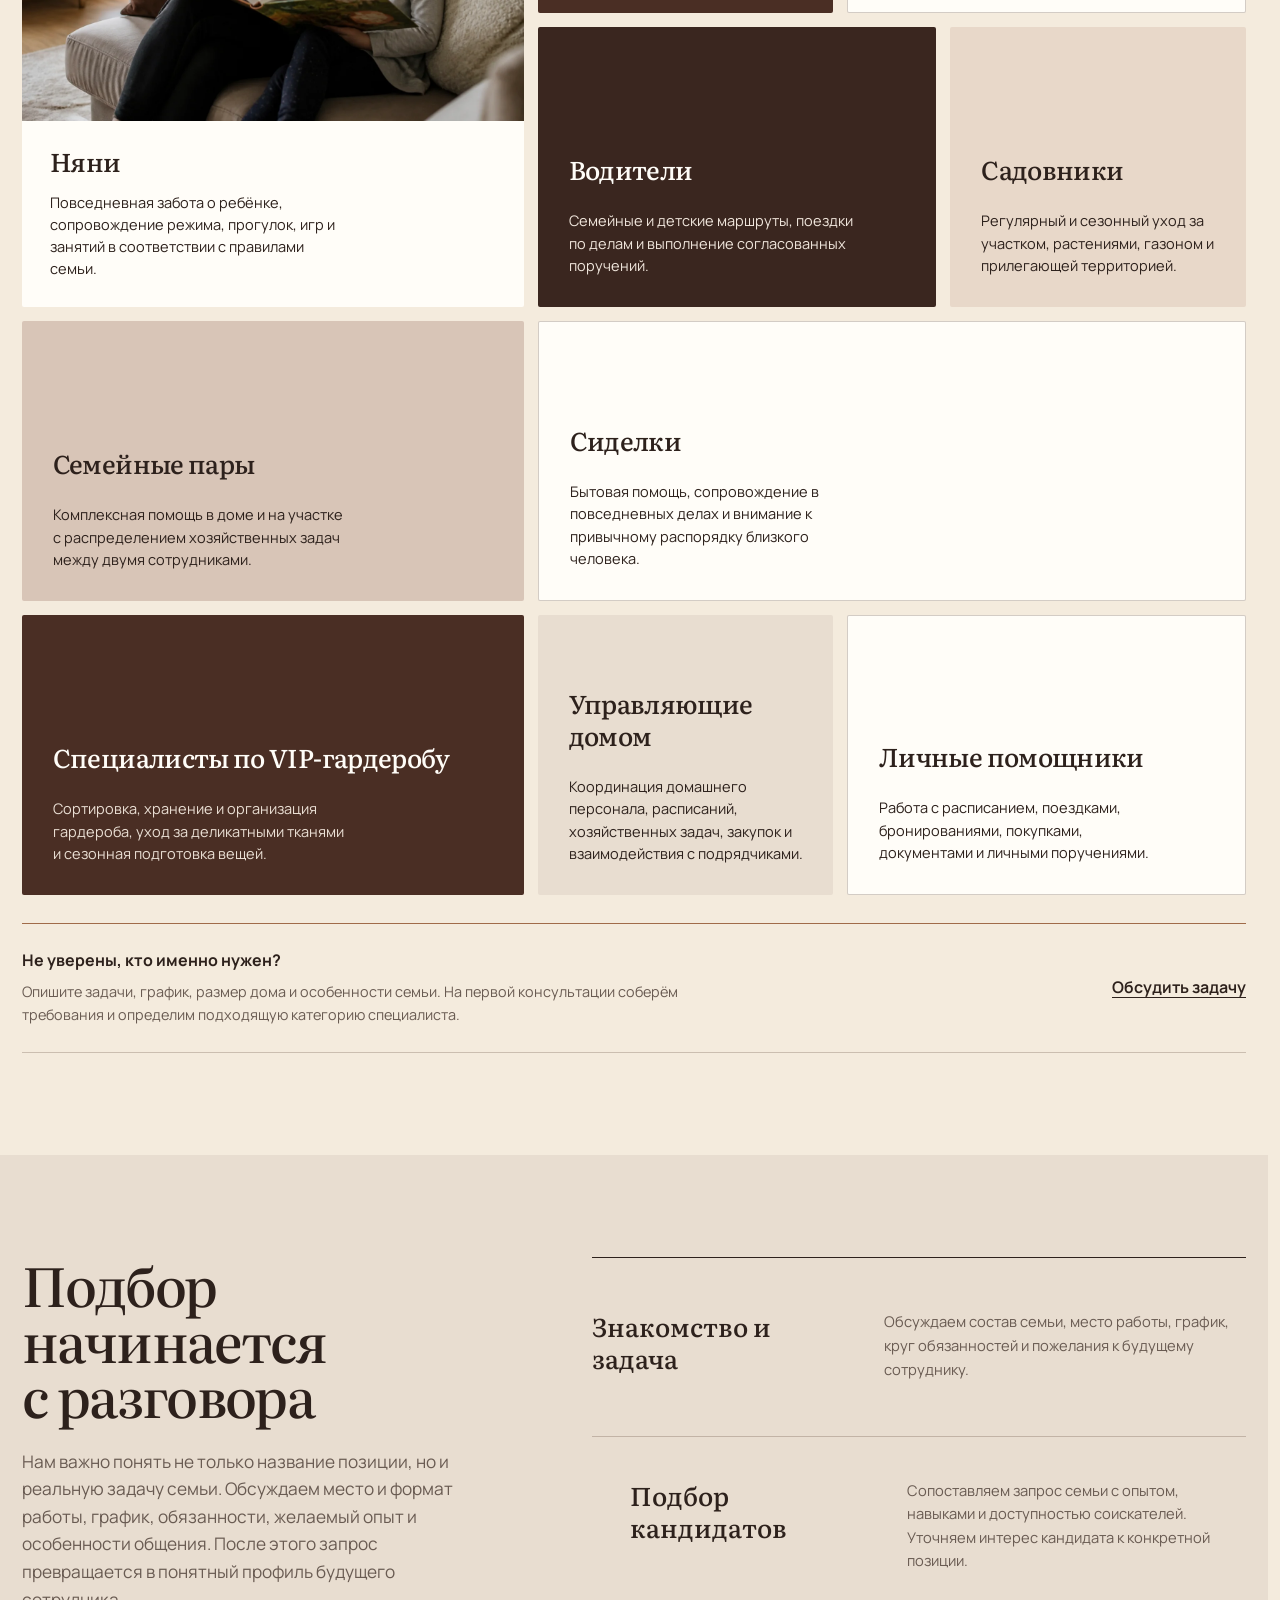
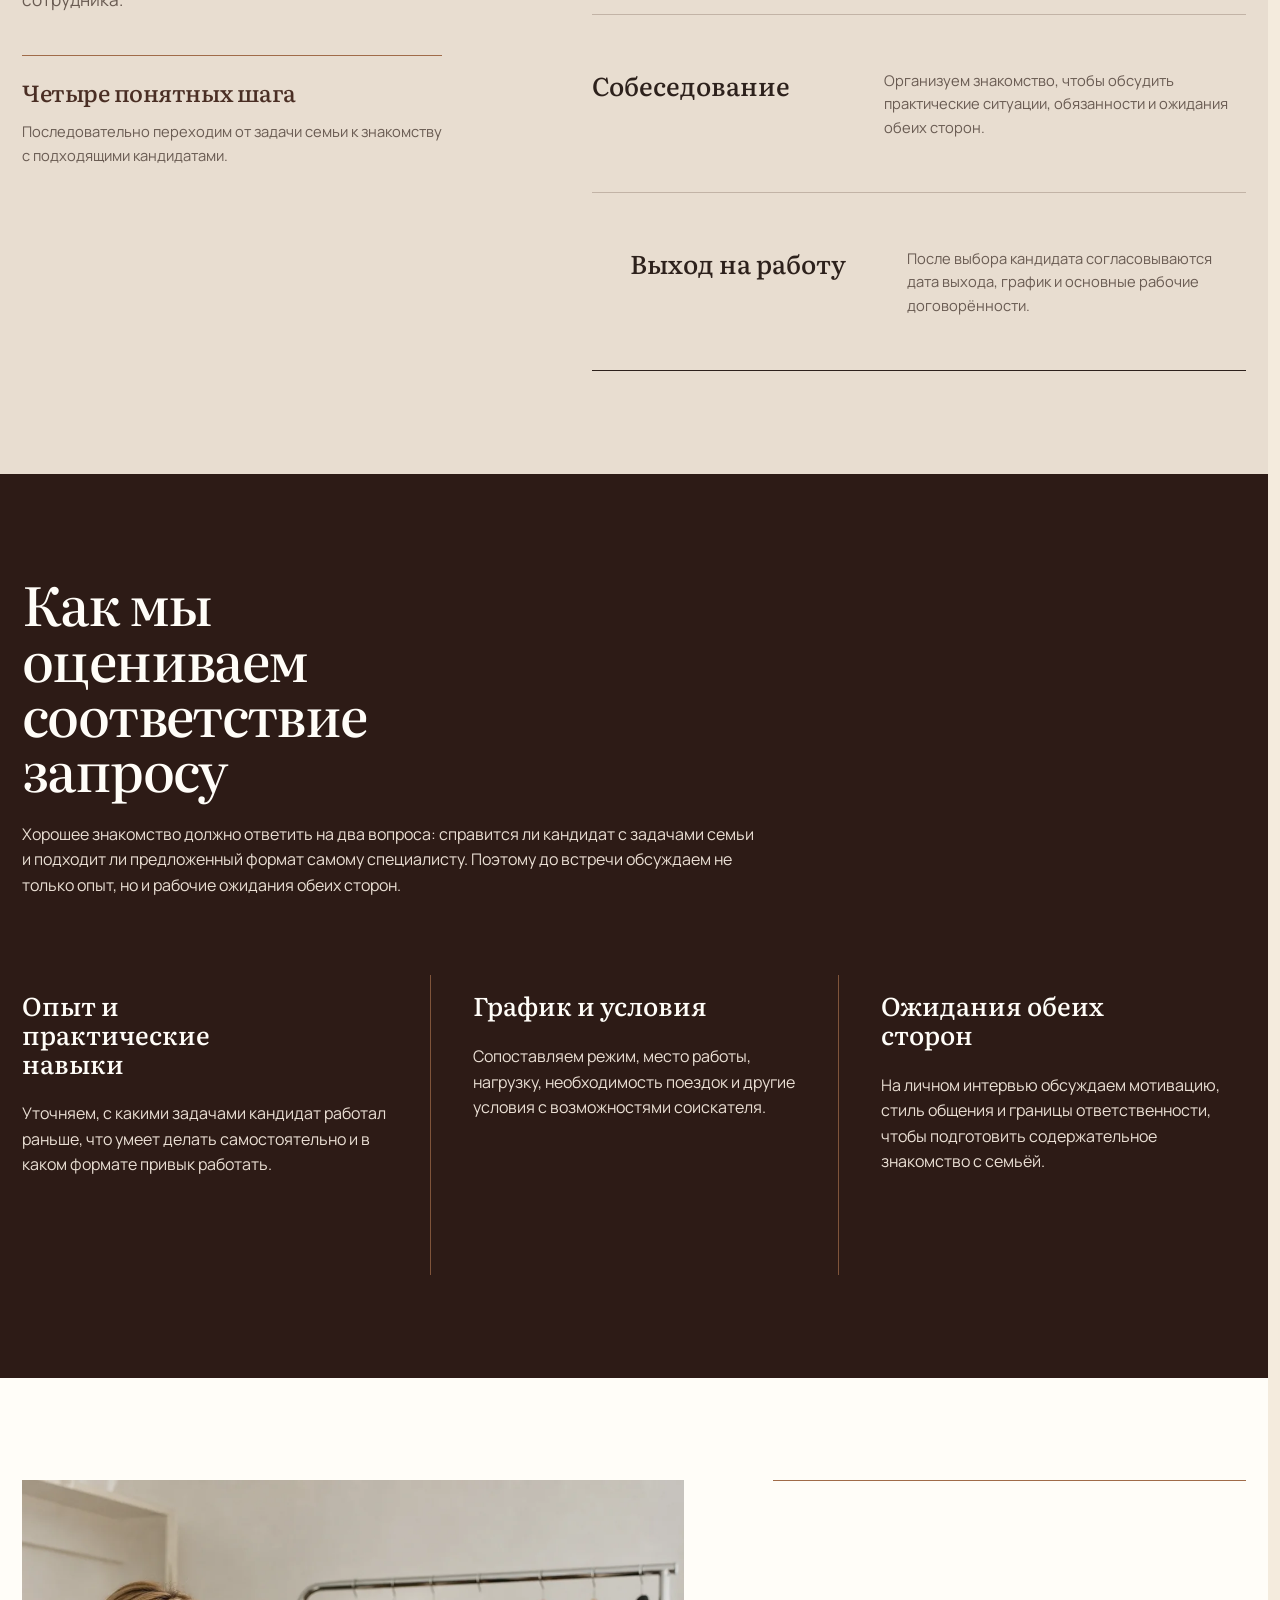
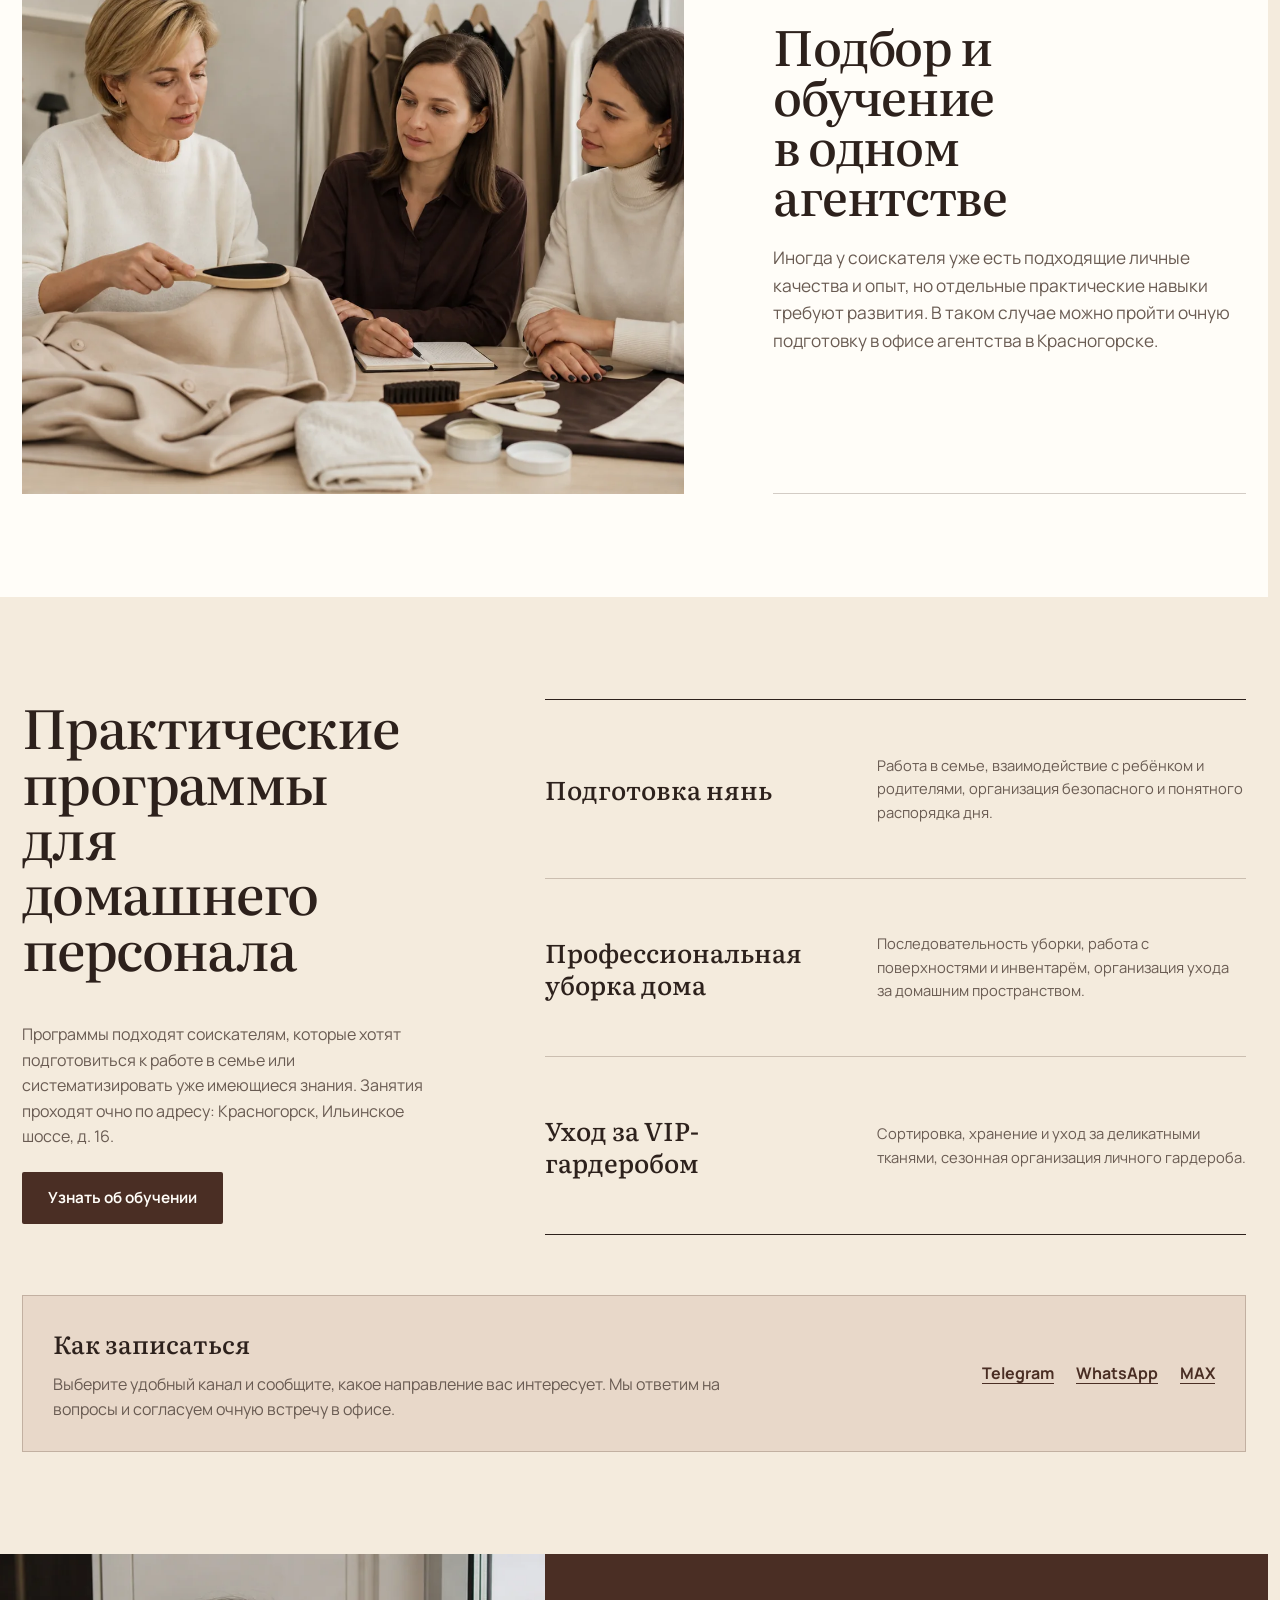
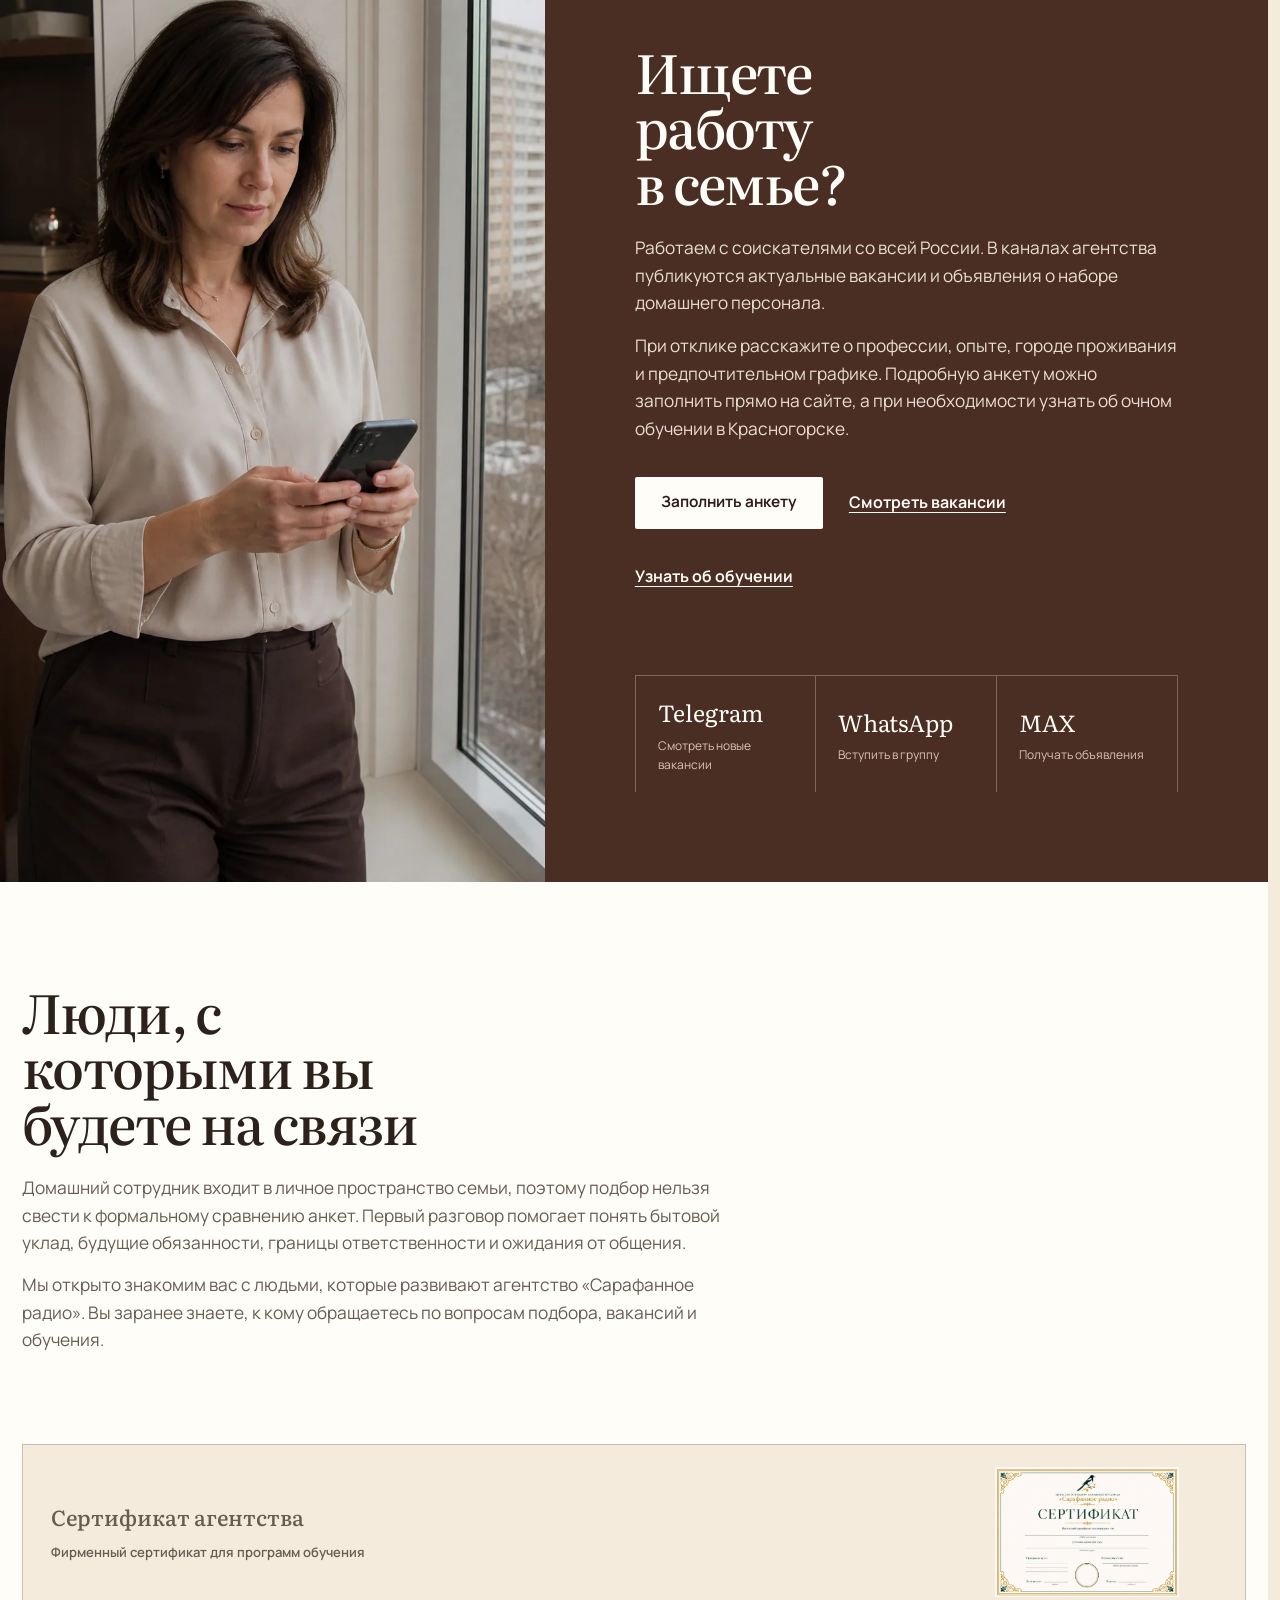
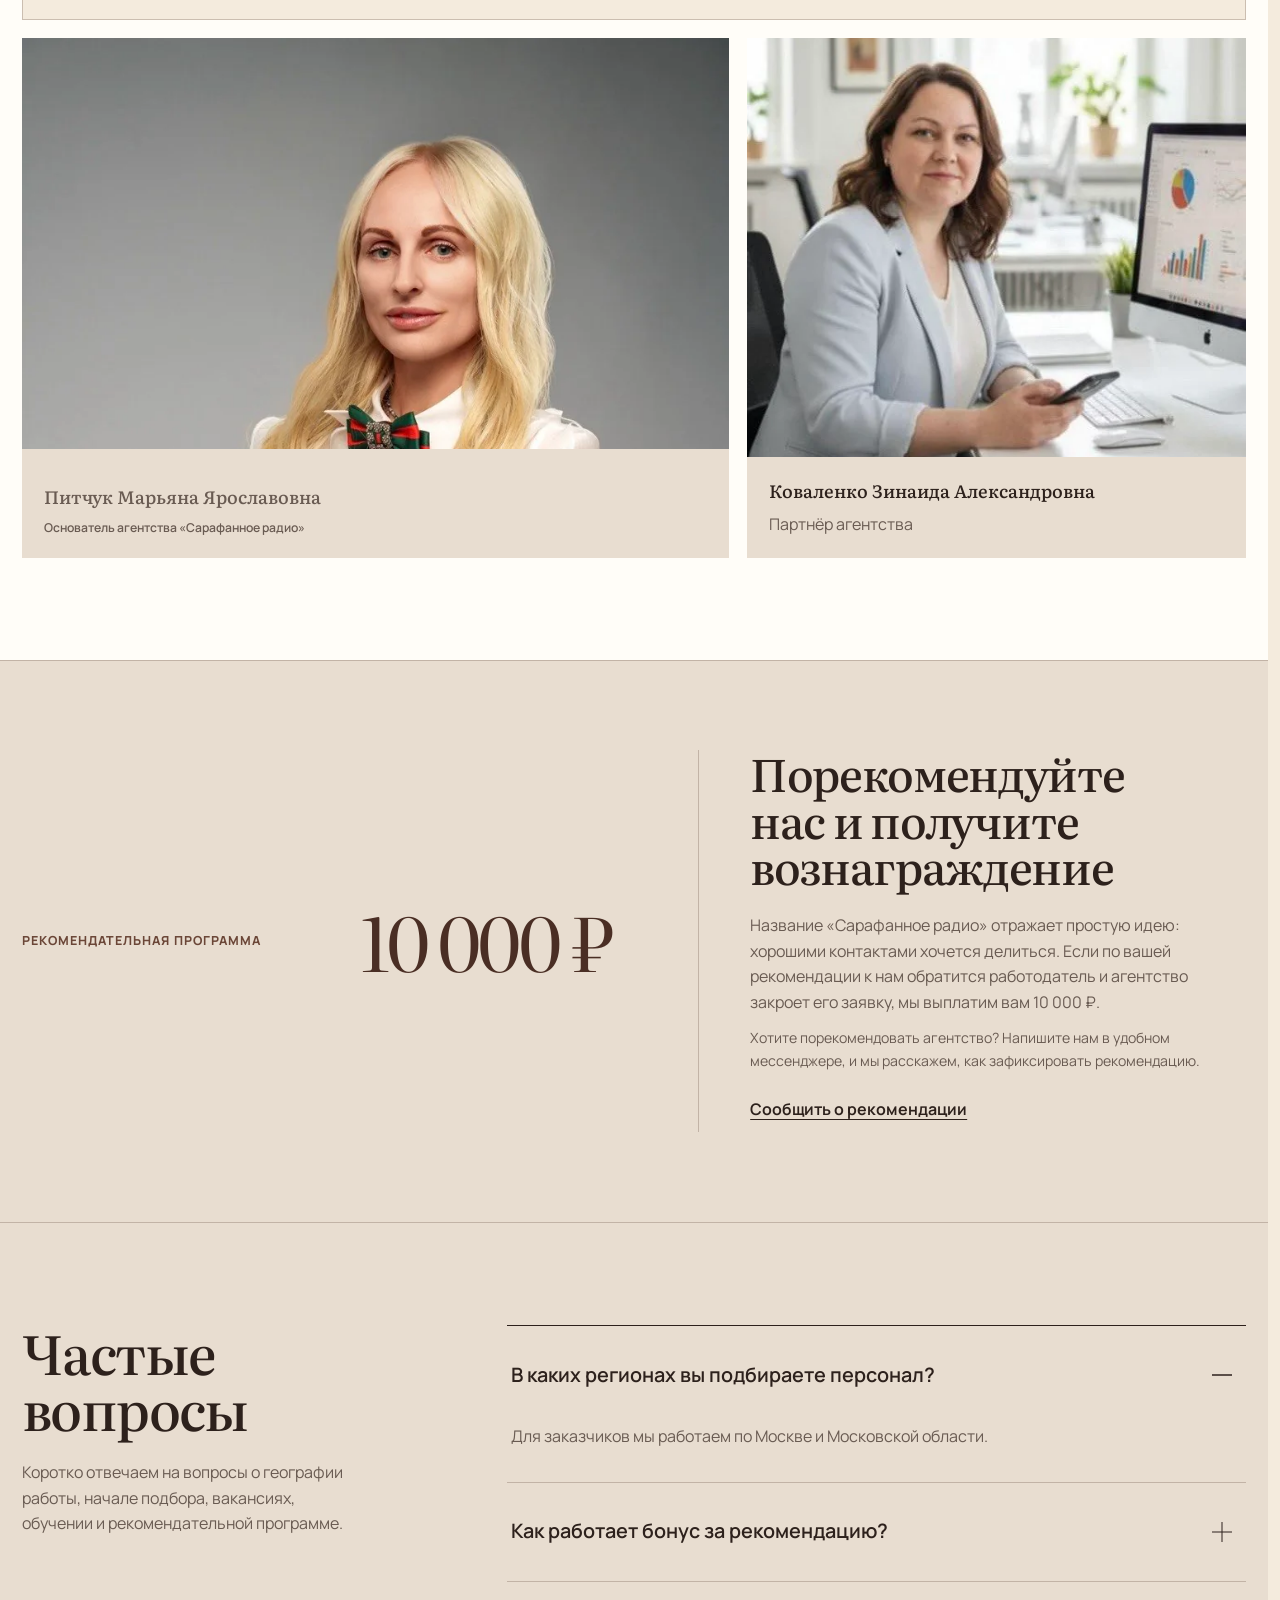
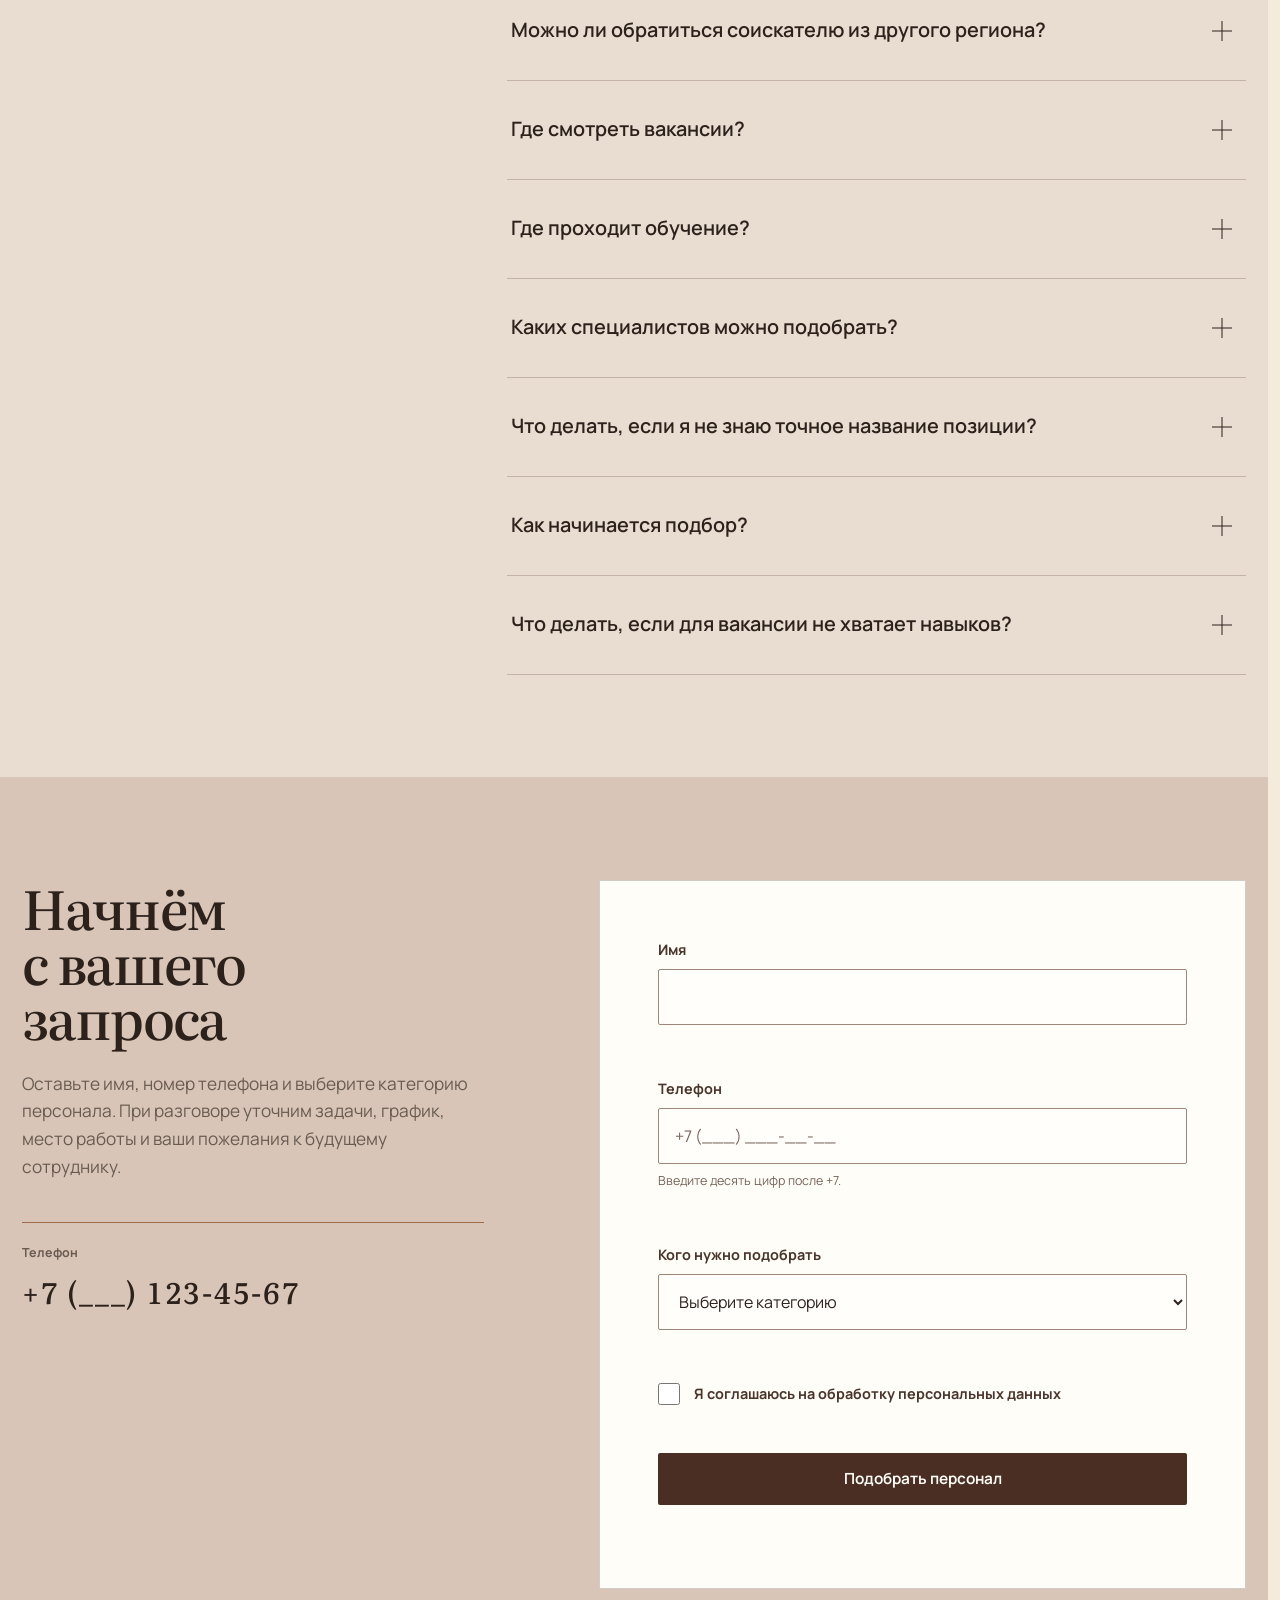
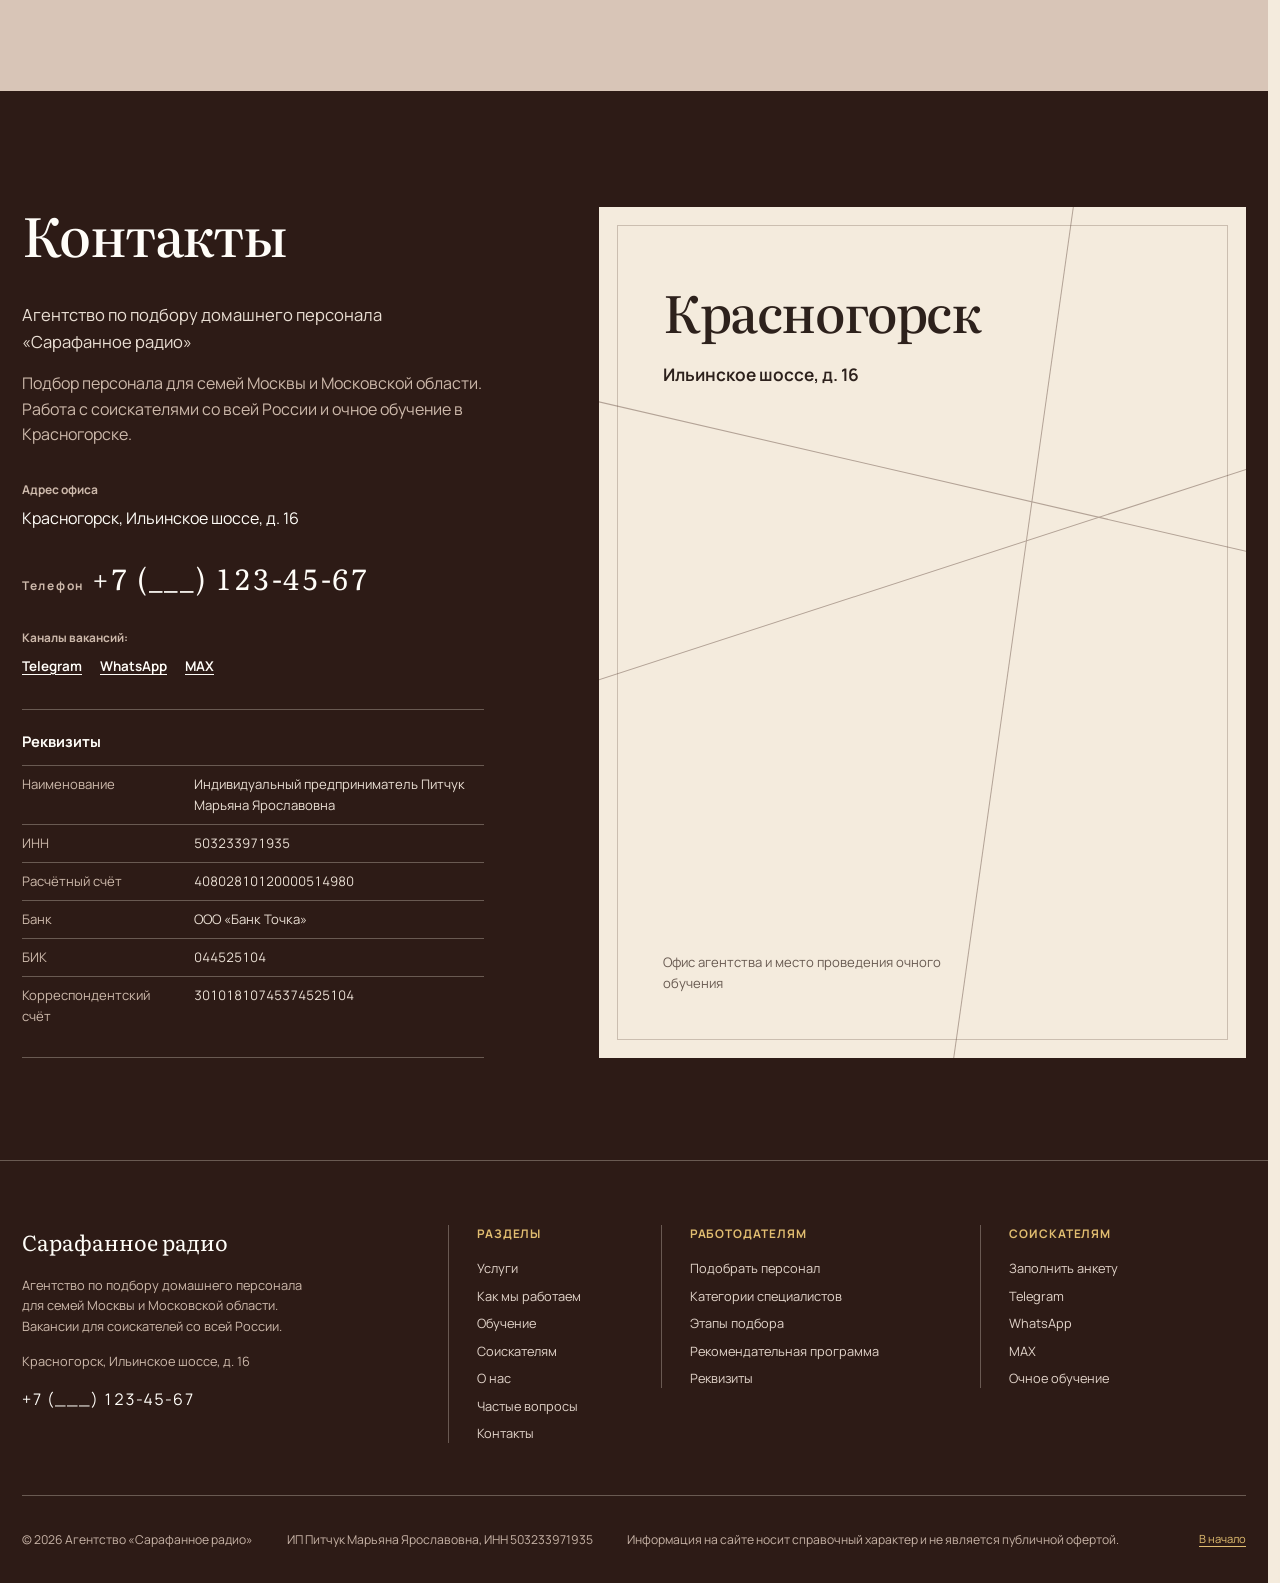
<file: practice/index.html>
<!doctype html>
<html lang="ru">
<head>
  <meta charset="utf-8">
  <meta name="viewport" content="width=device-width, initial-scale=1">
  <meta name="robots" content="noindex, nofollow">
  <meta name="theme-color" content="#4a2e24">
  <meta name="description" content="Агентство по подбору домашнего персонала «Сарафанное радио». Подбор для семей Москвы и Московской области, очное обучение в Красногорске.">
  <link rel="icon" href="data:,">
  <title>Сарафанное радио | Подбор домашнего персонала</title>
  <link rel="preconnect" href="https://fonts.googleapis.com">
  <link rel="preconnect" href="https://fonts.gstatic.com" crossorigin>
  <link href="https://fonts.googleapis.com/css2?family=Literata:opsz,wght@7..72,400;7..72,500;7..72,600&amp;family=Manrope:wght@400;500;600;700&amp;display=swap" rel="stylesheet">
  <link rel="stylesheet" href="styles.css">
  <link rel="stylesheet" href="../shared/applicant-form.css">
  <script src="script.js" defer></script>
  <script src="../shared/applicant-form.js" defer></script>
</head>
<body>
  <a class="skip-link" href="#main-content">Перейти к содержанию</a>

  <!-- Block 1: Header -->
  <header class="site-header" data-header>
    <div class="header-inner">
      <a class="brand" href="#top" aria-label="Сарафанное радио, в начало страницы">
        <img class="brand-mark" src="../shared/assets/logo-approved.svg" alt="" width="260" height="128">
        <span class="brand-copy">
          <span class="brand-name">Сарафанное радио</span>
          <span class="brand-kind">домашний персонал</span>
        </span>
      </a>

      <button class="nav-toggle" type="button" aria-expanded="false" aria-controls="primary-nav" aria-label="Открыть меню">
        <span aria-hidden="true"></span>
        <span aria-hidden="true"></span>
      </button>

      <nav class="primary-nav" id="primary-nav" aria-label="Основная навигация">
        <a href="#services">Услуги</a>
        <a href="#process">Как мы работаем</a>
        <a href="#training">Обучение</a>
        <a href="#applicants">Соискателям</a>
        <a href="#about">О нас</a>
        <a href="#contacts">Контакты</a>
      </nav>

      <div class="header-actions">
        <span class="header-phone phone-demo" aria-hidden="true">+7 (___) 123-45-67</span>
        <a class="button button-primary button-compact" href="#request">Подобрать персонал</a>
      </div>
    </div>
  </header>

  <main id="main-content">
    <!-- Block 2: First viewport -->
    <section class="hero" id="top" aria-labelledby="hero-title">
      <div class="hero-copy">
        <div class="hero-copy-inner">
          <h1 id="hero-title">
            <span>Домашний персонал,</span>
            <span>которому доверяют</span>
            <span>самое важное</span>
          </h1>
          <p>Подбираем домашний персонал для семей Москвы и Московской области. Фиксируем задачи, график, формат работы и ожидания семьи, затем последовательно переходим к поиску и знакомству с кандидатами.</p>
          <div class="hero-actions" aria-label="Основные действия">
            <a class="button button-primary" href="#request">Подобрать персонал</a>
            <a class="button button-secondary" href="#applicants">Ищу работу</a>
          </div>
        </div>
      </div>
      <figure class="hero-media">
        <img src="../shared/assets/hero-moscow-consultation-v2.webp" width="1536" height="1024" alt="Разговор консультанта агентства с клиентом в московской квартире" fetchpriority="high" decoding="async">
      </figure>
    </section>

    <!-- Block 3: Confirmed facts -->
    <section class="facts-strip" aria-label="Ключевая информация">
      <div class="facts-inner">
        <article>
          <h2>Москва и Московская область</h2>
          <p>Подбор домашнего персонала для семей столицы и Подмосковья.</p>
        </article>
        <article>
          <h2>Офис в Красногорске</h2>
          <p>Личные встречи и очное обучение по адресу: Ильинское шоссе, д. 16.</p>
        </article>
        <article>
          <h2>Соискатели со всей России</h2>
          <p>Вакансии публикуем в Telegram, WhatsApp и MAX.</p>
        </article>
      </div>
    </section>

    <!-- Block 4: Personnel categories -->
    <section class="section services-section" id="services" aria-labelledby="services-title">
      <div class="section-shell">
        <div class="section-heading section-heading-stacked">
          <h2 id="services-title">Кого мы помогаем найти</h2>
          <p>Домашний персонал решает разные задачи: заботится о ребёнке, поддерживает порядок, организует работу дома или помогает с личными делами. Расскажите, как устроена ваша повседневная жизнь, и мы поможем точнее сформулировать роль будущего сотрудника.</p>
        </div>

        <div class="personnel-grid">
          <figure class="personnel-cell personnel-cell-photo personnel-nanny">
            <img src="../shared/assets/service-nanny-moscow-v2.webp" width="1448" height="1086" alt="Няня читает книгу вместе с ребёнком" loading="lazy" decoding="async">
            <figcaption>
              <h3>Няни</h3>
              <p>Повседневная забота о ребёнке, сопровождение режима, прогулок, игр и занятий в соответствии с правилами семьи.</p>
            </figcaption>
          </figure>
          <article class="personnel-cell personnel-governess">
            <h3>Гувернантки</h3>
            <p>Помощь с учебным распорядком, развивающими занятиями, домашними заданиями и организацией детского дня.</p>
          </article>
          <article class="personnel-cell personnel-housekeeper">
            <h3>Домработницы</h3>
            <p>Поддерживающая или генеральная уборка, уход за поверхностями и текстилем, порядок по согласованному графику.</p>
          </article>
          <article class="personnel-cell personnel-driver">
            <h3>Водители</h3>
            <p>Семейные и детские маршруты, поездки по делам и выполнение согласованных поручений.</p>
          </article>
          <article class="personnel-cell personnel-gardener">
            <h3>Садовники</h3>
            <p>Регулярный и сезонный уход за участком, растениями, газоном и прилегающей территорией.</p>
          </article>
          <article class="personnel-cell personnel-couple">
            <h3>Семейные пары</h3>
            <p>Комплексная помощь в доме и на участке с распределением хозяйственных задач между двумя сотрудниками.</p>
          </article>
          <article class="personnel-cell personnel-carer">
            <h3>Сиделки</h3>
            <p>Бытовая помощь, сопровождение в повседневных делах и внимание к привычному распорядку близкого человека.</p>
          </article>
          <article class="personnel-cell personnel-wardrobe">
            <h3>Специалисты по VIP-гардеробу</h3>
            <p>Сортировка, хранение и организация гардероба, уход за деликатными тканями и сезонная подготовка вещей.</p>
          </article>
          <article class="personnel-cell personnel-manager">
            <h3>Управляющие домом</h3>
            <p>Координация домашнего персонала, расписаний, хозяйственных задач, закупок и взаимодействия с подрядчиками.</p>
          </article>
          <article class="personnel-cell personnel-assistant">
            <h3>Личные помощники</h3>
            <p>Работа с расписанием, поездками, бронированиями, покупками, документами и личными поручениями.</p>
          </article>
        </div>

        <div class="services-help">
          <div>
            <h3>Не уверены, кто именно нужен?</h3>
            <p>Опишите задачи, график, размер дома и особенности семьи. На первой консультации соберём требования и определим подходящую категорию специалиста.</p>
          </div>
          <a class="text-link" href="#request">Обсудить задачу</a>
        </div>
      </div>
    </section>

    <!-- Block 5: Selection process -->
    <section class="section process-section" id="process" aria-labelledby="process-title">
      <div class="section-shell process-layout">
        <div class="process-intro">
          <h2 id="process-title">Подбор начинается с разговора</h2>
          <p>Нам важно понять не только название позиции, но и реальную задачу семьи. Обсуждаем место и формат работы, график, обязанности, желаемый опыт и особенности общения. После этого запрос превращается в понятный профиль будущего сотрудника.</p>
          <div class="status-block">
            <strong>Четыре понятных шага</strong>
            <span>Последовательно переходим от задачи семьи к знакомству с подходящими кандидатами.</span>
          </div>
        </div>

        <div class="process-sheet" role="list" aria-label="Этапы процесса подбора">
          <article role="listitem">
            <h3>Знакомство и задача</h3>
            <p>Обсуждаем состав семьи, место работы, график, круг обязанностей и пожелания к будущему сотруднику.</p>
          </article>
          <article role="listitem">
            <h3>Подбор кандидатов</h3>
            <p>Сопоставляем запрос семьи с опытом, навыками и доступностью соискателей. Уточняем интерес кандидата к конкретной позиции.</p>
          </article>
          <article role="listitem">
            <h3>Собеседование</h3>
            <p>Организуем знакомство, чтобы обсудить практические ситуации, обязанности и ожидания обеих сторон.</p>
          </article>
          <article role="listitem">
            <h3>Выход на работу</h3>
            <p>После выбора кандидата согласовываются дата выхода, график и основные рабочие договорённости.</p>
          </article>
        </div>
      </div>
    </section>

    <!-- Block 6: Checks and support -->
    <section class="section knowledge-section" aria-labelledby="knowledge-title">
      <div class="section-shell knowledge-shell">
        <h2 id="knowledge-title">Как мы оцениваем соответствие запросу</h2>
        <p class="knowledge-intro">Хорошее знакомство должно ответить на два вопроса: справится ли кандидат с задачами семьи и подходит ли предложенный формат самому специалисту. Поэтому до встречи обсуждаем не только опыт, но и рабочие ожидания обеих сторон.</p>
        <div class="knowledge-columns">
          <article>
            <h3>Опыт и практические навыки</h3>
            <p>Уточняем, с какими задачами кандидат работал раньше, что умеет делать самостоятельно и в каком формате привык работать.</p>
          </article>
          <article>
            <h3>График и условия</h3>
            <p>Сопоставляем режим, место работы, нагрузку, необходимость поездок и другие условия с возможностями соискателя.</p>
          </article>
          <article>
            <h3>Ожидания обеих сторон</h3>
            <p>На личном интервью обсуждаем мотивацию, стиль общения и границы ответственности, чтобы подготовить содержательное знакомство с семьёй.</p>
          </article>
        </div>
      </div>
    </section>

    <!-- Block 7: Main distinction -->
    <section class="section distinction-section" aria-labelledby="distinction-title">
      <div class="section-shell distinction-grid">
        <figure class="distinction-media">
          <img src="../shared/assets/training-krasnogorsk-v2.webp" width="1448" height="1086" alt="Очное занятие по уходу за гардеробом в офисе агентства" loading="lazy" decoding="async">
        </figure>
        <div class="distinction-copy">
          <h2 id="distinction-title">Подбор и обучение в одном агентстве</h2>
          <p>Иногда у соискателя уже есть подходящие личные качества и опыт, но отдельные практические навыки требуют развития. В таком случае можно пройти очную подготовку в офисе агентства в Красногорске.</p>
        </div>
      </div>
    </section>

    <!-- Block 8: Training -->
    <section class="section training-section" id="training" aria-labelledby="training-title">
      <div class="section-shell training-layout">
        <div class="training-copy">
          <h2 id="training-title">Практические программы для домашнего персонала</h2>
          <p>Программы подходят соискателям, которые хотят подготовиться к работе в семье или систематизировать уже имеющиеся знания. Занятия проходят очно по адресу: Красногорск, Ильинское шоссе, д. 16.</p>
          <a class="button button-primary" href="#training-contact">Узнать об обучении</a>
        </div>

        <div class="program-ledger" aria-label="Направления обучения">
          <article>
            <h3>Подготовка нянь</h3>
            <p>Работа в семье, взаимодействие с ребёнком и родителями, организация безопасного и понятного распорядка дня.</p>
          </article>
          <article>
            <h3>Профессиональная уборка дома</h3>
            <p>Последовательность уборки, работа с поверхностями и инвентарём, организация ухода за домашним пространством.</p>
          </article>
          <article>
            <h3>Уход за VIP-гардеробом</h3>
            <p>Сортировка, хранение и уход за деликатными тканями, сезонная организация личного гардероба.</p>
          </article>
        </div>

        <aside class="training-contact" id="training-contact">
          <div>
            <strong>Как записаться</strong>
            <p>Выберите удобный канал и сообщите, какое направление вас интересует. Мы ответим на вопросы и согласуем очную встречу в офисе.</p>
          </div>
          <nav aria-label="Запись на обучение">
            <a href="https://t.me/+ceMN9J4L5rY2Nzli" target="_blank" rel="noopener noreferrer">Telegram</a>
            <a href="https://chat.whatsapp.com/GwtRLOzeSSE7Fm2NH6aEcG?mode=gi_t" target="_blank" rel="noopener noreferrer">WhatsApp</a>
            <a href="https://max.ru/join/-CKrZp5wTq_5JCO9bxmaWdAWbNVkxUxnjhgfsiWYDFM" target="_blank" rel="noopener noreferrer">MAX</a>
          </nav>
        </aside>
      </div>
    </section>

    <!-- Block 9: Applicants -->
    <section class="applicants-section" id="applicants" aria-labelledby="applicants-title">
      <figure class="applicants-media">
        <img src="../shared/assets/applicant-moscow-v2.webp" width="1122" height="1402" alt="Соискательница просматривает вакансии на смартфоне" loading="lazy" decoding="async">
      </figure>
      <div class="applicants-copy">
        <h2 id="applicants-title">Ищете работу в семье?</h2>
        <p>Работаем с соискателями со всей России. В каналах агентства публикуются актуальные вакансии и объявления о наборе домашнего персонала.</p>
        <p class="applicants-detail">При отклике расскажите о профессии, опыте, городе проживания и предпочтительном графике. Подробную анкету можно заполнить прямо на сайте, а при необходимости узнать об очном обучении в Красногорске.</p>
        <div class="applicant-actions">
          <button class="button button-light" type="button" data-open-applicant-form>Заполнить анкету</button>
          <a class="text-link text-link-light" href="https://t.me/+ceMN9J4L5rY2Nzli" target="_blank" rel="noopener noreferrer">Смотреть вакансии</a>
          <a class="text-link text-link-light" href="#training">Узнать об обучении</a>
        </div>

        <div class="channel-list" id="job-channels" aria-label="Каналы с вакансиями">
          <a class="channel-button" href="https://t.me/+ceMN9J4L5rY2Nzli" target="_blank" rel="noopener noreferrer">
            <span>Telegram</span>
            <small>Смотреть новые вакансии</small>
          </a>
          <a class="channel-button" href="https://chat.whatsapp.com/GwtRLOzeSSE7Fm2NH6aEcG?mode=gi_t" target="_blank" rel="noopener noreferrer">
            <span>WhatsApp</span>
            <small>Вступить в группу</small>
          </a>
          <a class="channel-button" href="https://max.ru/join/-CKrZp5wTq_5JCO9bxmaWdAWbNVkxUxnjhgfsiWYDFM" target="_blank" rel="noopener noreferrer">
            <span>MAX</span>
            <small>Получать объявления</small>
          </a>
        </div>
      </div>
    </section>

    <!-- Block 10: People and trust -->
    <section class="section about-section" id="about" aria-labelledby="about-title">
      <div class="section-shell">
        <div class="about-intro">
          <h2 id="about-title">Люди, с которыми вы будете на связи</h2>
          <p>Домашний сотрудник входит в личное пространство семьи, поэтому подбор нельзя свести к формальному сравнению анкет. Первый разговор помогает понять бытовой уклад, будущие обязанности, границы ответственности и ожидания от общения.</p>
          <p>Мы открыто знакомим вас с людьми, которые развивают агентство «Сарафанное радио». Вы заранее знаете, к кому обращаетесь по вопросам подбора, вакансий и обучения.</p>
        </div>

        <div class="about-mosaic">
          <figure class="certificate-figure">
            <figcaption><strong>Сертификат агентства</strong><span>Фирменный сертификат для программ обучения</span></figcaption>
            <img src="../shared/assets/certificate-reference.webp" width="2105" height="1489" alt="Сертификат агентства «Сарафанное радио»" loading="lazy" decoding="async">
          </figure>

          <figure class="about-photo">
            <img src="../shared/assets/team-maryana-pitchuk-provided.webp" width="856" height="1280" alt="Питчук Марьяна Ярославовна" loading="lazy" decoding="async">
            <figcaption><strong>Питчук Марьяна Ярославовна</strong><span>Основатель агентства «Сарафанное радио»</span></figcaption>
          </figure>

          <figure class="about-partner">
            <img src="../shared/assets/team-partner-provided.webp" width="540" height="535" alt="Коваленко Зинаида Александровна" loading="lazy" decoding="async">
            <figcaption><strong>Коваленко Зинаида Александровна</strong><span>Партнёр агентства</span></figcaption>
          </figure>
        </div>
      </div>
    </section>

    <section class="referral-section" id="referral" aria-labelledby="referral-title">
      <div class="section-shell referral-layout">
        <p class="referral-label">Рекомендательная программа</p>
        <p class="referral-value" aria-label="Десять тысяч рублей">10 000 ₽</p>
        <div class="referral-copy">
          <h2 id="referral-title">Порекомендуйте нас и получите вознаграждение</h2>
          <p>Название «Сарафанное радио» отражает простую идею: хорошими контактами хочется делиться. Если по вашей рекомендации к нам обратится работодатель и агентство закроет его заявку, мы выплатим вам 10 000 ₽.</p>
          <p class="referral-detail">Хотите порекомендовать агентство? Напишите нам в удобном мессенджере, и мы расскажем, как зафиксировать рекомендацию.</p>
          <a class="text-link" href="https://t.me/+ceMN9J4L5rY2Nzli" target="_blank" rel="noopener noreferrer">Сообщить о рекомендации</a>
        </div>
      </div>
    </section>

    <!-- Block 11: Frequently asked questions -->
    <section class="section faq-section" id="faq" aria-labelledby="faq-title">
      <div class="section-shell faq-layout">
        <div class="faq-intro">
          <h2 id="faq-title">Частые вопросы</h2>
          <p>Коротко отвечаем на вопросы о географии работы, начале подбора, вакансиях, обучении и рекомендательной программе.</p>
        </div>

        <div class="faq-list" data-accordion>
          <article class="faq-item">
            <h3>
              <button type="button" aria-expanded="true" aria-controls="faq-answer-1" id="faq-question-1">
                <span>В каких регионах вы подбираете персонал?</span>
                <span class="faq-icon" aria-hidden="true"></span>
              </button>
            </h3>
            <div class="faq-answer" id="faq-answer-1" role="region" aria-labelledby="faq-question-1">
              <p>Для заказчиков мы работаем по Москве и Московской области.</p>
            </div>
          </article>

          <article class="faq-item">
            <h3>
              <button type="button" aria-expanded="false" aria-controls="faq-answer-5" id="faq-question-5">
                <span>Как работает бонус за рекомендацию?</span>
                <span class="faq-icon" aria-hidden="true"></span>
              </button>
            </h3>
            <div class="faq-answer" id="faq-answer-5" role="region" aria-labelledby="faq-question-5" hidden>
              <p>Если по вашей рекомендации обратится работодатель и агентство закроет его заявку, вы получите 10 000 ₽. Чтобы зафиксировать рекомендацию, напишите представителю агентства в удобном мессенджере.</p>
            </div>
          </article>

          <article class="faq-item">
            <h3>
              <button type="button" aria-expanded="false" aria-controls="faq-answer-2" id="faq-question-2">
                <span>Можно ли обратиться соискателю из другого региона?</span>
                <span class="faq-icon" aria-hidden="true"></span>
              </button>
            </h3>
            <div class="faq-answer" id="faq-answer-2" role="region" aria-labelledby="faq-question-2" hidden>
              <p>Да, мы работаем с соискателями со всей России.</p>
            </div>
          </article>

          <article class="faq-item">
            <h3>
              <button type="button" aria-expanded="false" aria-controls="faq-answer-3" id="faq-question-3">
                <span>Где смотреть вакансии?</span>
                <span class="faq-icon" aria-hidden="true"></span>
              </button>
            </h3>
            <div class="faq-answer" id="faq-answer-3" role="region" aria-labelledby="faq-question-3" hidden>
              <p>Актуальные вакансии публикуются в каналах агентства в WhatsApp, MAX и Telegram.</p>
            </div>
          </article>

          <article class="faq-item">
            <h3>
              <button type="button" aria-expanded="false" aria-controls="faq-answer-4" id="faq-question-4">
                <span>Где проходит обучение?</span>
                <span class="faq-icon" aria-hidden="true"></span>
              </button>
            </h3>
            <div class="faq-answer" id="faq-answer-4" role="region" aria-labelledby="faq-question-4" hidden>
              <p>Обучение проходит очно в офисе агентства в Красногорске, Ильинское шоссе, д. 16.</p>
            </div>
          </article>

          <article class="faq-item">
            <h3>
              <button type="button" aria-expanded="false" aria-controls="faq-answer-6" id="faq-question-6">
                <span>Каких специалистов можно подобрать?</span>
                <span class="faq-icon" aria-hidden="true"></span>
              </button>
            </h3>
            <div class="faq-answer" id="faq-answer-6" role="region" aria-labelledby="faq-question-6" hidden>
              <p>Мы работаем с запросами на нянь, гувернанток, домработниц, водителей, садовников, семейные пары, сиделок, специалистов по VIP-гардеробу, управляющих домом и личных помощников.</p>
            </div>
          </article>

          <article class="faq-item">
            <h3>
              <button type="button" aria-expanded="false" aria-controls="faq-answer-7" id="faq-question-7">
                <span>Что делать, если я не знаю точное название позиции?</span>
                <span class="faq-icon" aria-hidden="true"></span>
              </button>
            </h3>
            <div class="faq-answer" id="faq-answer-7" role="region" aria-labelledby="faq-question-7" hidden>
              <p>Опишите задачи, график и ожидаемый результат. В ходе первого разговора поможем сформулировать круг обязанностей и профиль подходящего специалиста.</p>
            </div>
          </article>

          <article class="faq-item">
            <h3>
              <button type="button" aria-expanded="false" aria-controls="faq-answer-8" id="faq-question-8">
                <span>Как начинается подбор?</span>
                <span class="faq-icon" aria-hidden="true"></span>
              </button>
            </h3>
            <div class="faq-answer" id="faq-answer-8" role="region" aria-labelledby="faq-question-8" hidden>
              <p>С разговора о семье и будущей работе. Уточняем место, график, обязанности, желаемый опыт и особенности взаимодействия, затем переходим к поиску кандидатов.</p>
            </div>
          </article>

          <article class="faq-item">
            <h3>
              <button type="button" aria-expanded="false" aria-controls="faq-answer-9" id="faq-question-9">
                <span>Что делать, если для вакансии не хватает навыков?</span>
                <span class="faq-icon" aria-hidden="true"></span>
              </button>
            </h3>
            <div class="faq-answer" id="faq-answer-9" role="region" aria-labelledby="faq-question-9" hidden>
              <p>Можно узнать об очных программах подготовки нянь, профессиональной уборке дома и уходе за VIP-гардеробом в офисе агентства.</p>
            </div>
          </article>
        </div>
      </div>
    </section>

    <!-- Block 12: Final request -->
    <section class="section request-section" id="request" aria-labelledby="request-title">
      <div class="section-shell request-layout">
        <div class="request-copy">
          <h2 id="request-title">Начнём с вашего запроса</h2>
          <p>Оставьте имя, номер телефона и выберите категорию персонала. При разговоре уточним задачи, график, место работы и ваши пожелания к будущему сотруднику.</p>
          <div class="request-phone">
            <span>Телефон</span>
            <strong class="phone-demo" aria-hidden="true">+7 (___) 123-45-67</strong>
          </div>
        </div>

        <form class="request-form" data-request-form novalidate>
          <div class="form-field">
            <label for="request-name">Имя</label>
            <input id="request-name" name="name" type="text" autocomplete="name" minlength="2" required aria-describedby="name-error">
            <p class="field-error" id="name-error" data-error-for="request-name" aria-live="polite"></p>
          </div>

          <div class="form-field">
            <label for="request-phone">Телефон</label>
            <input id="request-phone" name="phone" type="tel" inputmode="tel" autocomplete="tel" placeholder="+7 (___) ___-__-__" pattern="\+7 \([0-9]{3}\) [0-9]{3}-[0-9]{2}-[0-9]{2}" required aria-describedby="phone-help phone-error">
            <p class="field-help" id="phone-help">Введите десять цифр после +7.</p>
            <p class="field-error" id="phone-error" data-error-for="request-phone" aria-live="polite"></p>
          </div>

          <div class="form-field">
            <label for="request-role">Кого нужно подобрать</label>
            <select id="request-role" name="role" required aria-describedby="role-error">
              <option value="">Выберите категорию</option>
              <option value="nanny">Няню</option>
              <option value="governess">Гувернантку</option>
              <option value="housekeeper">Домработницу</option>
              <option value="driver">Водителя</option>
              <option value="gardener">Садовника</option>
              <option value="couple">Семейную пару</option>
              <option value="carer">Сиделку</option>
              <option value="wardrobe">Специалиста по VIP-гардеробу</option>
              <option value="manager">Управляющего домом</option>
              <option value="assistant">Личного помощника</option>
            </select>
            <p class="field-error" id="role-error" data-error-for="request-role" aria-live="polite"></p>
          </div>

          <div class="form-consent">
            <input id="request-consent" name="consent" type="checkbox" required aria-describedby="consent-error">
            <label for="request-consent">Я соглашаюсь на обработку персональных данных</label>
            <p class="field-error" id="consent-error" data-error-for="request-consent" aria-live="polite"></p>
          </div>

          <button class="button button-primary form-submit" type="submit">
            <span>Подобрать персонал</span>
            <span class="submit-progress" aria-hidden="true"></span>
          </button>
          <p class="form-status" data-form-status role="status" aria-live="polite"></p>
        </form>
      </div>
    </section>

    <!-- Block 13: Contacts and footer -->
    <section class="contacts-section" id="contacts" aria-labelledby="contacts-title">
      <div class="section-shell contacts-shell">
        <div class="contacts-copy">
          <h2 id="contacts-title">Контакты</h2>
          <p class="contacts-name">Агентство по подбору домашнего персонала «Сарафанное радио»</p>
          <p class="contacts-intro">Подбор персонала для семей Москвы и Московской области. Работа с соискателями со всей России и очное обучение в Красногорске.</p>
          <address>
            <strong>Адрес офиса</strong>
            <span>Красногорск, Ильинское шоссе, д. 16</span>
            <span class="phone-demo" aria-hidden="true"><strong>Телефон</strong> +7 (___) 123-45-67</span>
          </address>
          <nav class="contact-channel-links" aria-label="Каналы с вакансиями">
            <span>Каналы вакансий:</span>
            <a href="https://t.me/+ceMN9J4L5rY2Nzli" target="_blank" rel="noopener noreferrer">Telegram</a>
            <a href="https://chat.whatsapp.com/GwtRLOzeSSE7Fm2NH6aEcG?mode=gi_t" target="_blank" rel="noopener noreferrer">WhatsApp</a>
            <a href="https://max.ru/join/-CKrZp5wTq_5JCO9bxmaWdAWbNVkxUxnjhgfsiWYDFM" target="_blank" rel="noopener noreferrer">MAX</a>
          </nav>
          <section class="requisites" id="requisites" aria-labelledby="requisites-title">
            <h3 id="requisites-title">Реквизиты</h3>
            <dl class="requisites-list">
              <div><dt>Наименование</dt><dd>Индивидуальный предприниматель Питчук Марьяна Ярославовна</dd></div>
              <div><dt>ИНН</dt><dd>503233971935</dd></div>
              <div><dt>Расчётный счёт</dt><dd>40802810120000514980</dd></div>
              <div><dt>Банк</dt><dd>ООО «Банк Точка»</dd></div>
              <div><dt>БИК</dt><dd>044525104</dd></div>
              <div><dt>Корреспондентский счёт</dt><dd>30101810745374525104</dd></div>
            </dl>
          </section>
        </div>

        <figure class="map-panel" aria-labelledby="map-title map-caption">
          <div class="map-lines" aria-hidden="true">
            <span></span>
            <span></span>
            <span></span>
          </div>
          <div class="map-copy">
            <strong id="map-title">Красногорск</strong>
            <span>Ильинское шоссе, д. 16</span>
          </div>
          <figcaption id="map-caption">Офис агентства и место проведения очного обучения</figcaption>
        </figure>
      </div>

      <footer class="site-footer">
        <div class="footer-inner footer-main">
          <div class="footer-about">
            <a class="footer-brand" href="#top">Сарафанное радио</a>
            <p>Агентство по подбору домашнего персонала для семей Москвы и Московской области. Вакансии для соискателей со всей России.</p>
            <address>Красногорск, Ильинское шоссе, д. 16</address>
            <span class="phone-demo" aria-hidden="true">+7 (___) 123-45-67</span>
          </div>
          <nav class="footer-nav" aria-label="Навигация в подвале">
            <strong>Разделы</strong>
            <a href="#services">Услуги</a>
            <a href="#process">Как мы работаем</a>
            <a href="#training">Обучение</a>
            <a href="#applicants">Соискателям</a>
            <a href="#about">О нас</a>
            <a href="#faq">Частые вопросы</a>
            <a href="#contacts">Контакты</a>
          </nav>
          <nav class="footer-nav" aria-label="Информация для работодателей">
            <strong>Работодателям</strong>
            <a href="#request">Подобрать персонал</a>
            <a href="#services">Категории специалистов</a>
            <a href="#process">Этапы подбора</a>
            <a href="#referral">Рекомендательная программа</a>
            <a href="#requisites">Реквизиты</a>
          </nav>
          <nav class="footer-nav" aria-label="Информация для соискателей">
            <strong>Соискателям</strong>
            <button type="button" data-open-applicant-form>Заполнить анкету</button>
            <a href="https://t.me/+ceMN9J4L5rY2Nzli" target="_blank" rel="noopener noreferrer">Telegram</a>
            <a href="https://chat.whatsapp.com/GwtRLOzeSSE7Fm2NH6aEcG?mode=gi_t" target="_blank" rel="noopener noreferrer">WhatsApp</a>
            <a href="https://max.ru/join/-CKrZp5wTq_5JCO9bxmaWdAWbNVkxUxnjhgfsiWYDFM" target="_blank" rel="noopener noreferrer">MAX</a>
            <a href="#training">Очное обучение</a>
          </nav>
        </div>
        <div class="footer-inner footer-bottom">
          <span>© 2026 Агентство «Сарафанное радио»</span>
          <span>ИП Питчук Марьяна Ярославовна, ИНН 503233971935</span>
          <span>Информация на сайте носит справочный характер и не является публичной офертой.</span>
          <a href="#top">В начало</a>
        </div>
      </footer>
    </section>
  </main>

  <noscript>
    <p class="noscript-note">Для работы меню, ответов на вопросы и проверки формы требуется JavaScript.</p>
  </noscript>
</body>
</html>
</file>
<file: classic-motion/styles.css>
:root {
  color-scheme: light;
  --paper: #f7f1e3;
  --paper-deep: #e8decf;
  --paper-bright: #fffdf7;
  --ink: #2c1c17;
  --ink-soft: #6a5146;
  --emerald: #4a2f27;
  --emerald-deep: #2c1c17;
  --emerald-soft: #ddcfc3;
  --emerald-mist: #efe3d8;
  --gold: #7a4c37;
  --gold-soft: #c4a48d;
  --line: rgba(74, 47, 39, 0.2);
  --line-dark: rgba(255, 253, 247, 0.27);
  --error: #9c2f26;
  --success: #245e43;
  --radius: 3px;
  --header-height: 76px;
  --container: 1380px;
  --page-pad: clamp(24px, 4vw, 64px);
  --section-space: clamp(88px, 9vw, 144px);
  --ease-out: cubic-bezier(0.16, 1, 0.3, 1);
  --font-display: "Literata", Georgia, serif;
  --font-ui: "Onest", Arial, sans-serif;
}

*,
*::before,
*::after {
  box-sizing: border-box;
}

html {
  scroll-behavior: smooth;
  scroll-padding-top: calc(var(--header-height) + 24px);
}

body {
  min-width: 320px;
  margin: 0;
  background: var(--paper);
  color: var(--ink);
  font-family: var(--font-ui);
  font-size: 16px;
  line-height: 1.58;
  text-rendering: optimizeLegibility;
  -webkit-font-smoothing: antialiased;
}

body.nav-open {
  overflow: hidden;
}

::selection {
  background: var(--gold-soft);
  color: var(--emerald-deep);
}

::-webkit-scrollbar {
  width: 12px;
}

::-webkit-scrollbar-track {
  background: var(--paper-deep);
}

::-webkit-scrollbar-thumb {
  border: 3px solid var(--paper-deep);
  border-radius: 8px;
  background: var(--emerald);
}

a,
button,
input,
select {
  -webkit-tap-highlight-color: transparent;
}

a {
  color: inherit;
  text-decoration-thickness: 1px;
  text-underline-offset: 0.24em;
}

button,
input,
select {
  font: inherit;
}

button,
select {
  cursor: pointer;
}

button:disabled,
input:disabled,
select:disabled {
  cursor: not-allowed;
}

img {
  display: block;
  max-width: 100%;
}

figure,
h1,
h2,
h3,
p {
  margin: 0;
}

h1,
h2,
h3 {
  text-wrap: balance;
}

h1,
h2 {
  font-family: var(--font-display);
  font-weight: 500;
  letter-spacing: -0.032em;
}

h1 {
  max-width: 12.5ch;
  font-size: clamp(3.3rem, 4.65vw, 5.25rem);
  line-height: 1.02;
}

h2 {
  max-width: 17ch;
  font-size: clamp(2.7rem, 4.15vw, 4.65rem);
  line-height: 1.04;
}

h3 {
  font-family: var(--font-display);
  font-weight: 500;
  letter-spacing: -0.024em;
}

p {
  max-width: 70ch;
}

:focus-visible {
  outline: 2px solid var(--gold);
  outline-offset: 4px;
}

.visually-hidden {
  position: absolute;
  width: 1px;
  height: 1px;
  padding: 0;
  margin: -1px;
  overflow: hidden;
  clip: rect(0, 0, 0, 0);
  white-space: nowrap;
  border: 0;
}

.skip-link {
  position: fixed;
  top: 12px;
  left: 12px;
  z-index: 20;
  padding: 12px 18px;
  transform: translateY(-160%);
  border-radius: var(--radius);
  background: var(--emerald);
  color: var(--paper-bright);
  text-decoration: none;
  transition: transform 180ms var(--ease-out);
}

.skip-link:focus {
  transform: translateY(0);
}

.container {
  width: min(calc(100% - (var(--page-pad) * 2)), var(--container));
  margin-inline: auto;
}

.section {
  padding-block: var(--section-space);
}

.section-heading {
  display: grid;
  gap: 28px;
  margin-bottom: clamp(52px, 6vw, 88px);
}

.section-heading > p {
  max-width: 50ch;
  color: var(--ink-soft);
  font-size: clamp(1rem, 1.18vw, 1.2rem);
  line-height: 1.65;
}

.button {
  display: inline-flex;
  min-height: 52px;
  align-items: center;
  justify-content: center;
  padding: 14px 27px;
  border: 1px solid transparent;
  border-radius: var(--radius);
  font-weight: 500;
  line-height: 1.15;
  text-align: center;
  text-decoration: none;
  white-space: nowrap;
  transition:
    color 220ms var(--ease-out),
    background-color 220ms var(--ease-out),
    border-color 220ms var(--ease-out),
    transform 220ms var(--ease-out),
    box-shadow 220ms var(--ease-out);
}

.button:hover {
  transform: translateY(-2px);
}

.button:active {
  transform: translateY(1px);
}

.button:disabled {
  opacity: 0.56;
  transform: none;
}

.button-primary {
  background: var(--emerald);
  color: var(--paper-bright);
  box-shadow: 0 12px 28px rgba(44, 28, 23, 0.14);
}

.button-primary:hover {
  background: var(--emerald-deep);
  box-shadow: 0 16px 34px rgba(44, 28, 23, 0.19);
}

.button-paper {
  border-color: var(--paper-bright);
  background: var(--paper-bright);
  color: var(--emerald-deep);
}

.button-paper:hover {
  background: var(--paper-deep);
}

.button-compact {
  min-height: 46px;
  padding-inline: 20px;
  font-size: 0.9rem;
}

.text-action {
  position: relative;
  display: inline-flex;
  min-height: 44px;
  align-items: center;
  color: var(--emerald);
  font-weight: 500;
  text-decoration: none;
  white-space: nowrap;
}

.text-action::after {
  position: absolute;
  right: 0;
  bottom: 5px;
  left: 0;
  height: 1px;
  background: var(--gold);
  content: "";
  transform: scaleX(0.64);
  transform-origin: left;
  transition: transform 260ms var(--ease-out);
}

.text-action:hover::after {
  transform: scaleX(1);
}

.text-action-light {
  color: var(--paper-bright);
}

.status-note {
  border: 1px solid var(--line);
  border-radius: var(--radius);
  background: rgba(255, 253, 248, 0.54);
}

.status-label {
  display: inline-flex;
  width: fit-content;
  align-items: center;
  padding: 6px 9px;
  border: 1px solid var(--gold);
  border-radius: 2px;
  color: var(--emerald-deep);
  font-size: 0.76rem;
  font-weight: 600;
  line-height: 1;
}

.status-label-light {
  border-color: var(--gold-soft);
  color: var(--paper-bright);
}

/* Header */
.site-header {
  position: sticky;
  top: 0;
  z-index: 10;
  height: var(--header-height);
  border-bottom: 1px solid var(--line);
  background: rgba(247, 241, 227, 0.98);
}

.header-inner {
  display: flex;
  width: min(calc(100% - 48px), 1496px);
  height: 100%;
  align-items: center;
  gap: clamp(20px, 2.1vw, 40px);
  margin-inline: auto;
}

.brand {
  display: inline-flex;
  flex: 0 0 auto;
  align-items: center;
  gap: 11px;
  color: var(--ink);
  text-decoration: none;
}

.brand-mark {
  position: relative;
  display: block;
  width: 78px;
  height: 54px;
  overflow: visible;
  background: transparent;
}

.brand-mark img {
  width: 100%;
  height: 100%;
  object-fit: contain;
  transform: none;
}

.brand-copy {
  display: grid;
  gap: 1px;
  line-height: 1;
}

.brand-name {
  font-family: var(--font-display);
  font-size: 1.17rem;
  font-weight: 500;
  letter-spacing: -0.025em;
}

.brand-descriptor {
  color: var(--ink-soft);
  font-size: 0.67rem;
  line-height: 1.25;
}

.desktop-nav {
  display: flex;
  min-width: 0;
  flex: 1;
  align-items: center;
  justify-content: center;
  gap: clamp(18px, 1.65vw, 31px);
}

.desktop-nav a {
  position: relative;
  flex: 0 0 auto;
  font-size: 0.87rem;
  text-decoration: none;
}

.desktop-nav a::after {
  position: absolute;
  right: 0;
  bottom: -8px;
  left: 0;
  height: 1px;
  background: var(--gold);
  content: "";
  transform: scaleX(0);
  transform-origin: left;
  transition: transform 220ms var(--ease-out);
}

.desktop-nav a:hover::after,
.desktop-nav a:focus-visible::after {
  transform: scaleX(1);
}

.header-actions {
  display: flex;
  flex: 0 0 auto;
  align-items: center;
  gap: 20px;
}

.header-phone {
  color: var(--emerald-deep);
  font-size: 1.02rem;
  font-weight: 600;
  font-variant-numeric: tabular-nums;
  letter-spacing: 0.015em;
  text-decoration: none;
  white-space: nowrap;
}

.header-phone:hover,
.header-phone:focus-visible {
  color: var(--gold);
}

.nav-toggle {
  display: none;
  width: 48px;
  height: 48px;
  border: 1px solid var(--line);
  border-radius: var(--radius);
  background: transparent;
}

.nav-toggle span {
  display: block;
  width: 20px;
  height: 1px;
  margin: 5px auto;
  background: var(--emerald-deep);
  transition: transform 200ms var(--ease-out);
}

.nav-toggle[aria-expanded="true"] span:first-child {
  transform: translateY(3px) rotate(45deg);
}

.nav-toggle[aria-expanded="true"] span:last-child {
  transform: translateY(-3px) rotate(-45deg);
}

.mobile-nav {
  position: absolute;
  top: var(--header-height);
  right: 0;
  left: 0;
  max-height: calc(100dvh - var(--header-height));
  padding: 24px var(--page-pad) 32px;
  overflow-y: auto;
  border-bottom: 1px solid var(--line);
  background: var(--paper-bright);
}

.mobile-nav:not([hidden]) {
  display: grid;
  gap: 2px;
}

.mobile-nav > a:not(.button) {
  min-height: 46px;
  padding-block: 10px;
  border-bottom: 1px solid var(--line);
  text-decoration: none;
}

.mobile-phone {
  padding-block: 18px 12px;
  font-variant-numeric: tabular-nums;
}

/* Hero */
.hero {
  border-bottom: 1px solid var(--line);
}

.hero-grid {
  display: grid;
  width: min(calc(100% - (var(--page-pad) * 2)), var(--container));
  height: clamp(560px, calc(100svh - 226px), 742px);
  min-height: 560px;
  grid-template-columns: minmax(0, 52fr) minmax(0, 48fr);
  margin-inline: auto;
}

.hero-copy {
  display: flex;
  min-height: 0;
  align-items: center;
  padding: clamp(50px, 5vw, 86px) clamp(36px, 3.5vw, 64px) clamp(50px, 5vw, 86px) 0;
}

.hero-copy > div,
.hero-copy {
  min-width: 0;
}

.hero-copy {
  flex-direction: column;
  align-items: flex-start;
  justify-content: center;
}

.hero-copy > p {
  max-width: 43ch;
  margin-top: 30px;
  color: var(--ink-soft);
  font-size: clamp(1rem, 1.3vw, 1.24rem);
  line-height: 1.55;
}

.hero h1 {
  width: 100%;
  max-width: 100%;
  font-size: clamp(3rem, 3.4vw, 3.85rem);
}

.hero h1 span {
  display: block;
}

@media (min-width: 1281px) {
  .hero h1 span {
    white-space: nowrap;
  }
}

.hero-actions {
  display: flex;
  flex-wrap: wrap;
  align-items: center;
  gap: 28px 46px;
  margin-top: 38px;
}

.hero-media {
  position: relative;
  min-width: 0;
  min-height: 0;
  overflow: hidden;
  background: var(--paper-deep);
}

.hero-media img {
  width: 100%;
  height: 100%;
  object-fit: cover;
  object-position: right 44%;
}

.hero-media figcaption {
  position: absolute;
  right: 18px;
  bottom: 16px;
  z-index: 2;
  border: 1px solid var(--line);
  border-radius: 2px;
  padding: 7px 10px;
  color: var(--emerald-deep);
  background: rgba(255, 253, 248, 0.94);
  font-size: 0.72rem;
  font-weight: 600;
  line-height: 1.25;
}

@media (prefers-reduced-motion: no-preference) {
  .hero-media img {
    animation: hero-image-settle 980ms var(--ease-out) 120ms both;
  }

  .hero-media::after {
    position: absolute;
    inset: 0;
    background: var(--gold);
    content: "";
    pointer-events: none;
    transform: scaleX(0);
    transform-origin: right;
    animation: hero-gold-registration 980ms var(--ease-out) 120ms both;
  }
}

@keyframes hero-image-settle {
  from {
    filter: saturate(0.82);
    clip-path: inset(0 4% 0 0);
  }
  to {
    filter: saturate(1);
    clip-path: inset(0);
  }
}

@keyframes hero-gold-registration {
  0% {
    transform: scaleX(0.012);
  }
  100% {
    transform: scaleX(0);
  }
}

/* Facts */
.facts {
  border-bottom: 1px solid var(--line);
  background: var(--paper-bright);
}

.facts-grid {
  display: grid;
  min-height: 168px;
  grid-template-columns: repeat(4, minmax(0, 1fr));
}

.fact {
  position: relative;
  display: flex;
  min-width: 0;
  flex-direction: column;
  justify-content: center;
  padding: 30px clamp(20px, 2.7vw, 44px);
  text-align: center;
}

.fact + .fact::before {
  position: absolute;
  top: 25%;
  bottom: 25%;
  left: 0;
  width: 1px;
  background: var(--gold-soft);
  content: "";
}

.fact-line {
  display: block;
  width: 32px;
  height: 1px;
  margin: 0 auto 15px;
  background: var(--emerald);
}

.fact h2 {
  max-width: none;
  color: var(--emerald-deep);
  font-family: var(--font-ui);
  font-size: clamp(1rem, 1.35vw, 1.22rem);
  font-weight: 500;
  letter-spacing: -0.02em;
  line-height: 1.25;
}

.fact p {
  margin: 8px auto 0;
  color: var(--ink-soft);
  font-size: 0.88rem;
  line-height: 1.42;
}

.fact-value {
  margin: 0 auto 2px !important;
  color: var(--emerald) !important;
  font-family: var(--font-display);
  font-size: clamp(2.2rem, 3vw, 3.5rem) !important;
  letter-spacing: -0.04em;
  line-height: 0.95 !important;
}

.fact-experience h2 {
  margin-top: 5px;
}

/* Services */
.services {
  background: var(--paper);
}

.services-heading,
.process-heading {
  grid-template-columns: minmax(0, 1fr) minmax(390px, 0.82fr);
  align-items: end;
  column-gap: clamp(52px, 7vw, 108px);
}

.section-heading-copy {
  display: grid;
  gap: 28px;
}

.section-heading-copy > p {
  max-width: 58ch;
  color: var(--ink-soft);
  font-size: clamp(1rem, 1.18vw, 1.2rem);
  line-height: 1.65;
}

.section-context {
  display: grid;
  gap: 16px;
  align-self: stretch;
  padding: 28px 30px;
  border-top: 1px solid var(--gold);
  background: var(--paper-bright);
}

.section-context-title {
  max-width: 18ch;
  color: var(--emerald-deep);
  font-family: var(--font-display);
  font-size: clamp(1.55rem, 2vw, 2.2rem);
  line-height: 1.12;
}

.section-context > p:not(.section-context-title) {
  color: var(--ink-soft);
  font-size: 0.92rem;
  line-height: 1.55;
}

.section-context-topics {
  display: grid;
  grid-template-columns: repeat(3, minmax(0, 1fr));
  margin-top: auto;
  border-top: 1px solid var(--line);
}

.section-context-topics span {
  padding: 12px 8px 0;
  color: var(--emerald);
  font-size: 0.78rem;
  font-weight: 600;
  text-align: center;
}

.section-context-topics span + span {
  border-left: 1px solid var(--line);
}

.services-grid {
  display: grid;
  min-height: 960px;
  grid-template-columns: repeat(12, minmax(0, 1fr));
  grid-template-rows: repeat(4, minmax(176px, auto));
  border-top: 1px solid var(--line);
  border-left: 1px solid var(--line);
}

.service {
  position: relative;
  display: flex;
  min-width: 0;
  flex-direction: column;
  justify-content: flex-end;
  padding: clamp(24px, 3vw, 46px);
  overflow: hidden;
  border-right: 1px solid var(--line);
  border-bottom: 1px solid var(--line);
}

.service h3 {
  color: var(--emerald-deep);
  font-size: clamp(1.55rem, 2.1vw, 2.55rem);
  line-height: 1.07;
}

.service p {
  max-width: 28ch;
  margin-top: 13px;
  color: var(--ink-soft);
  line-height: 1.45;
}

.service-nanny {
  grid-column: 1 / span 5;
  grid-row: 1 / span 3;
  padding: 0;
  background: var(--emerald-soft);
}

.service-photo {
  position: relative;
  height: 73%;
  min-height: 420px;
  overflow: hidden;
}

.service-photo img {
  width: 100%;
  height: 100%;
  object-fit: cover;
}

.service-photo figcaption,
.difference-media figcaption,
.applicants-media figcaption,
.team-figure figcaption,
.certificate-figure figcaption {
  padding-top: 12px;
  color: var(--ink-soft);
  font-size: 0.74rem;
  line-height: 1.35;
}

.service-photo figcaption {
  position: absolute;
  right: 18px;
  bottom: 14px;
  padding: 6px 9px;
  border-radius: 2px;
  background: rgba(251, 248, 240, 0.91);
  color: var(--ink);
}

.service-copy {
  padding: clamp(28px, 3vw, 46px);
}

.service-governess {
  grid-column: 6 / span 4;
  grid-row: 1;
  justify-content: center;
  background: var(--paper-bright);
}

.service-housekeeper {
  grid-column: 10 / span 3;
  grid-row: 1;
  background: var(--emerald);
}

.service-housekeeper h3,
.service-housekeeper p {
  color: var(--paper-bright);
}

.service-driver {
  grid-column: 6 / span 3;
  grid-row: 2;
  background: var(--paper-deep);
}

.service-gardener {
  grid-column: 9 / span 4;
  grid-row: 2;
  justify-content: center;
  padding-inline: 22px;
  background: var(--emerald-mist);
}

.service-gardener h3 {
  font-size: clamp(1.35rem, 1.7vw, 2rem);
}

.service-gardener p {
  font-size: 0.9rem;
}

.service-couple {
  grid-column: 6 / span 4;
  grid-row: 3;
  background: var(--paper-bright);
}

.service-carer {
  grid-column: 10 / span 3;
  grid-row: 3;
  background: var(--gold-soft);
}

.service-wardrobe {
  grid-column: 1 / span 5;
  grid-row: 4;
  background: var(--emerald);
}

.service-wardrobe h3,
.service-wardrobe p {
  color: var(--paper-bright);
}

.service-manager {
  grid-column: 6 / span 3;
  grid-row: 4;
  background: var(--paper-deep);
}

.service-assistant {
  grid-column: 9 / span 4;
  grid-row: 4;
  background: var(--paper-bright);
}

.service-wardrobe h3,
.service-manager h3,
.service-assistant h3 {
  font-size: clamp(1.35rem, 1.85vw, 2.2rem);
}

.services .status-note {
  display: flex;
  align-items: flex-start;
  gap: 24px;
  margin-top: 28px;
  padding: 22px 24px;
}

.services .status-note p {
  max-width: 74ch;
  color: var(--ink-soft);
  font-size: 0.9rem;
  line-height: 1.55;
}

/* Process */
.process {
  border-top: 1px solid var(--line);
  background: var(--paper-bright);
}

.process-heading {
  grid-template-columns: minmax(0, 1fr) minmax(390px, 0.82fr);
}

.process-route {
  display: grid;
  min-height: 176px;
  grid-template-columns: minmax(0, 1fr) auto minmax(0, 1fr) auto minmax(0, 1fr);
  align-items: center;
  gap: 14px;
  padding: 28px 30px;
  border-top: 1px solid var(--gold);
  background: var(--paper-deep);
}

.process-route span {
  color: var(--emerald-deep);
  font-family: var(--font-display);
  font-size: clamp(1rem, 1.3vw, 1.3rem);
  line-height: 1.25;
  text-align: center;
}

.process-route span[aria-hidden="true"] {
  color: var(--gold);
  font-family: var(--font-ui);
  font-size: 1.1rem;
}

.process-board {
  display: grid;
  min-height: 600px;
  grid-template-columns: repeat(12, minmax(0, 1fr));
  grid-template-rows: repeat(2, minmax(240px, auto));
  border: 1px solid var(--line);
  border-radius: var(--radius);
  overflow: hidden;
}

.process-status {
  position: relative;
  display: flex;
  grid-column: 1 / span 4;
  grid-row: 1 / span 2;
  flex-direction: column;
  justify-content: space-between;
  padding: clamp(32px, 4vw, 60px);
  background: var(--emerald-deep);
  color: var(--paper-bright);
  isolation: isolate;
  overflow: hidden;
}

.process-status::before {
  position: absolute;
  right: -16%;
  bottom: -5%;
  z-index: -1;
  width: 92%;
  aspect-ratio: 1110 / 776;
  background: url("../shared/assets/logo-magpie-client.png") center / contain no-repeat;
  content: "";
  filter: brightness(0) invert(1);
  opacity: 0.07;
  pointer-events: none;
}

.process-status p {
  max-width: 18ch;
  color: rgba(251, 248, 240, 0.78);
  font-family: var(--font-display);
  font-size: clamp(1.6rem, 2.25vw, 2.5rem);
  line-height: 1.15;
}

.process-item {
  position: relative;
  display: flex;
  min-width: 0;
  flex-direction: column;
  justify-content: flex-end;
  padding: clamp(30px, 4vw, 58px);
  border-left: 1px solid var(--line);
  border-bottom: 1px solid var(--line);
  isolation: isolate;
}

.process-item::before,
.process-item::after {
  position: absolute;
  inset: 0;
  content: "";
  pointer-events: none;
}

.process-item::before {
  z-index: -2;
  background: var(--process-visual) var(--process-position, center) / cover no-repeat;
  filter: grayscale(0.22) saturate(0.62);
  opacity: 0.18;
}

.process-item::after {
  z-index: -1;
  background: linear-gradient(180deg, rgba(255, 253, 247, 0.48), rgba(255, 253, 247, 0.92));
}

.process-item:nth-last-child(-n + 2) {
  border-bottom: 0;
}

.process-item h3 {
  max-width: 13ch;
  color: var(--emerald-deep);
  font-size: clamp(1.55rem, 2vw, 2.3rem);
  line-height: 1.08;
}

.process-item p {
  max-width: 40ch;
  margin-top: 18px;
  color: var(--ink-soft);
}

.process-task {
  --process-visual: url("../shared/assets/hero-moscow-consultation-v2.webp");
  --process-position: center 42%;
  grid-column: 5 / span 3;
  grid-row: 1;
  background: var(--paper);
}

.process-candidates {
  --process-visual: url("../shared/assets/applicant-moscow-v2.webp");
  --process-position: center 26%;
  grid-column: 8 / span 5;
  grid-row: 1;
  background: var(--emerald-mist);
}

.process-meeting {
  --process-visual: url("../shared/assets/team-partner-provided.webp");
  --process-position: center 34%;
  grid-column: 5 / span 5;
  grid-row: 2;
  background: var(--paper-bright);
}

.process-start {
  --process-visual: url("../shared/assets/service-nanny-moscow-v2.webp");
  --process-position: center 38%;
  grid-column: 10 / span 3;
  grid-row: 2;
  background: var(--paper-deep);
}

/* Checks */
.checks {
  padding-top: calc(var(--section-space) * 0.84);
  background: var(--emerald-mist);
}

.checks-heading h2 {
  max-width: 19ch;
}

.checks-panel {
  position: relative;
  display: grid;
  grid-template-columns: repeat(2, minmax(0, 1fr));
  border-top: 1px solid var(--emerald);
  border-bottom: 1px solid var(--emerald);
}

.checks-panel article {
  min-height: 330px;
  padding: clamp(42px, 5vw, 74px);
}

.checks-panel article + article {
  border-left: 1px solid var(--line);
}

.checks-panel h3 {
  max-width: 14ch;
  color: var(--emerald-deep);
  font-size: clamp(1.75rem, 2.5vw, 2.75rem);
  line-height: 1.08;
}

.checks-panel p {
  max-width: 48ch;
  margin-top: 28px;
  color: var(--ink-soft);
}

.checks-status {
  position: absolute;
  top: -15px;
  right: 32px;
  padding-inline: 9px;
  background: var(--emerald-mist);
}

/* Difference */
.difference {
  background: var(--paper);
  color: var(--paper-bright);
}

.difference-grid {
  display: grid;
  width: min(calc(100% - (var(--page-pad) * 2)), var(--container));
  min-height: 680px;
  grid-template-columns: minmax(0, 0.84fr) minmax(0, 1.16fr);
  margin-inline: auto;
  background: var(--emerald-deep);
}

.difference-copy {
  display: flex;
  flex-direction: column;
  justify-content: center;
  padding: clamp(64px, 7vw, 112px) clamp(42px, 6vw, 96px);
}

.difference-copy h2 {
  max-width: 12.5ch;
  color: var(--paper-bright);
  font-size: clamp(2.9rem, 4.4vw, 4.9rem);
}

.difference-copy p {
  max-width: 42ch;
  margin-top: 32px;
  color: rgba(251, 248, 240, 0.78);
  font-size: 1.05rem;
}

.difference-copy .text-action {
  margin-top: 34px;
}

.difference-media {
  position: relative;
  min-height: 560px;
  overflow: hidden;
}

.difference-media img {
  width: 100%;
  height: 100%;
  object-fit: cover;
}

.difference-media figcaption {
  position: absolute;
  right: 20px;
  bottom: 18px;
  padding: 6px 9px;
  border-radius: 2px;
  background: rgba(44, 28, 23, 0.88);
  color: var(--paper-bright);
}

/* Training */
.training {
  background: var(--paper);
}

.training-layout {
  display: grid;
  grid-template-columns: minmax(0, 0.8fr) minmax(0, 1.2fr);
  column-gap: clamp(56px, 8vw, 128px);
  row-gap: 54px;
}

.training-heading {
  align-content: start;
  margin-bottom: 0;
}

.training-heading h2 {
  max-width: 11ch;
}

.training-heading .button {
  justify-self: start;
}

.program-list {
  border-top: 1px solid var(--emerald);
}

.program {
  display: flex;
  min-height: 150px;
  align-items: flex-end;
  justify-content: space-between;
  gap: 28px;
  padding: 34px 0 30px;
  border-bottom: 1px solid var(--line);
}

.program h3 {
  max-width: 16ch;
  color: var(--emerald-deep);
  font-size: clamp(2rem, 3.1vw, 3.65rem);
  line-height: 1.04;
}

.program span {
  max-width: 12ch;
  color: var(--ink-soft);
  font-size: 0.82rem;
  text-align: right;
}

.program-main {
  min-height: 220px;
  padding: 48px 38px 38px;
  background: var(--emerald-soft);
}

.training-note {
  display: grid;
  grid-column: 2;
  gap: 14px;
  padding: 24px;
}

.training-note p {
  color: var(--ink-soft);
  font-size: 0.9rem;
}

/* Applicants */
.applicants {
  padding-block: var(--section-space);
  overflow: hidden;
  background: var(--emerald);
  color: var(--paper-bright);
}

.applicants-grid {
  display: grid;
  align-items: stretch;
  grid-template-columns: minmax(0, 1.12fr) minmax(360px, 0.68fr);
  gap: clamp(48px, 7vw, 112px);
}

.applicants-copy {
  display: flex;
  flex-direction: column;
  justify-content: center;
  padding-block: 26px;
}

.applicants-copy h2 {
  color: var(--paper-bright);
}

.applicants-copy > p {
  max-width: 53ch;
  margin-top: 28px;
  color: rgba(251, 248, 240, 0.82);
  font-size: 1.08rem;
}

.channel-list {
  display: grid;
  margin-top: 42px;
  border-top: 1px solid var(--line-dark);
}

.channel-button {
  display: grid;
  min-height: 78px;
  grid-template-columns: 1fr auto;
  align-items: center;
  gap: 24px;
  padding: 16px 2px;
  border: 0;
  border-bottom: 1px solid var(--line-dark);
  background: transparent;
  color: var(--paper-bright);
  text-align: left;
  text-decoration: none;
  transition: color 200ms var(--ease-out), transform 200ms var(--ease-out);
}

.channel-button:hover {
  color: var(--gold-soft);
  transform: translateX(10px);
}

.channel-button > span {
  font-family: var(--font-display);
  font-size: clamp(1.45rem, 2vw, 2rem);
}

.channel-button small {
  color: rgba(251, 248, 240, 0.65);
  font-size: 0.76rem;
  text-align: right;
}

.applicant-actions {
  display: flex;
  flex-wrap: wrap;
  align-items: center;
  gap: 24px 38px;
  margin-top: 38px;
}

.applicants-media {
  position: relative;
  min-height: 620px;
  border: 1px solid var(--line-dark);
  overflow: hidden;
}

.applicants-media::before {
  position: absolute;
  top: 24px;
  right: 24px;
  bottom: 24px;
  left: 24px;
  z-index: 1;
  border: 1px solid rgba(251, 248, 240, 0.33);
  content: "";
  pointer-events: none;
}

.applicants-media img {
  width: 100%;
  height: 100%;
  object-fit: cover;
}

.applicants-media figcaption {
  position: absolute;
  right: 26px;
  bottom: 24px;
  z-index: 2;
  padding: 6px 9px;
  background: rgba(44, 28, 23, 0.9);
  color: var(--paper-bright);
}

/* About */
.about {
  background: var(--paper-bright);
}

.about-heading {
  max-width: 850px;
}

.about-heading h2 {
  max-width: 15ch;
}

.about-mosaic {
  display: grid;
  grid-template-columns: minmax(0, 1.5fr) minmax(280px, 0.65fr);
  grid-template-rows: minmax(300px, 0.7fr) minmax(310px, 0.78fr);
  gap: 24px;
}

.team-figure {
  position: relative;
  grid-column: 1;
  grid-row: 1 / span 2;
  min-height: 720px;
  overflow: hidden;
}

.team-figure img {
  width: 100%;
  height: 100%;
  object-fit: cover;
}

.team-figure figcaption {
  position: absolute;
  right: 20px;
  bottom: 18px;
  padding: 6px 9px;
  background: rgba(251, 248, 240, 0.92);
}

.team-figure figcaption,
.team-partner figcaption {
  display: grid;
  gap: 3px;
  color: var(--ink);
}

.team-figure figcaption strong,
.team-partner figcaption strong {
  font-family: var(--font-display);
  font-size: 1rem;
  font-weight: 500;
}

.team-figure figcaption span,
.team-partner figcaption span {
  color: var(--ink-soft);
  font-size: 0.76rem;
}

.team-figure figcaption small,
.team-partner figcaption small {
  color: var(--ink-soft);
  font-size: 0.65rem;
}

.team-copy {
  display: flex;
  grid-column: 2;
  grid-row: 1;
  flex-direction: column;
  align-items: flex-start;
  justify-content: center;
  gap: 17px;
  padding: clamp(28px, 3vw, 46px);
}

.team-copy h3 {
  color: var(--emerald-deep);
  font-size: clamp(1.75rem, 2.3vw, 2.6rem);
}

.team-copy p {
  color: var(--ink-soft);
  font-size: 0.91rem;
}

.team-partner {
  position: relative;
  grid-column: 2;
  grid-row: 1;
  min-height: 300px;
  margin: 0;
  overflow: hidden;
  background: var(--paper-deep);
}

.team-partner img {
  width: 100%;
  height: 100%;
  object-fit: cover;
  object-position: center 38%;
}

.team-partner figcaption {
  position: absolute;
  right: 16px;
  bottom: 16px;
  left: 16px;
  padding: 13px 15px;
  background: rgba(255, 253, 247, 0.94);
}

.certificate-figure {
  display: grid;
  grid-column: 2;
  grid-row: 2;
  grid-template-columns: minmax(0, 1fr);
  align-content: center;
  gap: 14px;
  padding: 28px;
  border: 1px solid var(--line);
  background: var(--paper);
}

.certificate-figure img {
  width: 100%;
  height: auto;
  max-height: 300px;
  object-fit: contain;
  object-position: center;
}

.certificate-figure figcaption {
  max-width: none;
  padding-bottom: 4px;
  color: var(--ink-soft);
  text-align: center;
}

/* Agency presentation */
.agency-presentation {
  padding-block: clamp(64px, 7vw, 102px);
  border-top: 1px solid var(--line);
  background: var(--paper);
}

.agency-presentation-grid {
  display: grid;
  min-height: 360px;
  grid-template-columns: minmax(0, 1.25fr) minmax(360px, 0.75fr);
  border: 1px solid var(--line);
  background: var(--paper-bright);
}

.agency-presentation-copy {
  display: flex;
  flex-direction: column;
  align-items: flex-start;
  justify-content: center;
  padding: clamp(42px, 5vw, 76px);
}

.agency-presentation-copy h2 {
  max-width: 16ch;
  font-size: clamp(2.5rem, 3.8vw, 4.35rem);
}

.agency-presentation-copy p {
  max-width: 57ch;
  margin-top: 24px;
  color: var(--ink-soft);
}

.agency-presentation-copy .button {
  margin-top: 32px;
}

.agency-presentation-visual {
  position: relative;
  display: flex;
  flex-direction: column;
  justify-content: flex-end;
  padding: clamp(36px, 4vw, 58px);
  overflow: hidden;
  background: var(--paper-deep);
  isolation: isolate;
}

.agency-presentation-visual::before {
  position: absolute;
  top: -8%;
  right: -12%;
  z-index: -1;
  width: 104%;
  aspect-ratio: 1110 / 776;
  background: url("../shared/assets/logo-magpie-client.png") center / contain no-repeat;
  content: "";
  opacity: 0.13;
}

.agency-presentation-visual > span {
  color: var(--emerald);
  font-family: var(--font-display);
  font-size: clamp(4.8rem, 8vw, 8rem);
  letter-spacing: -0.04em;
  line-height: 0.82;
}

.agency-presentation-visual p {
  max-width: 19ch;
  margin-top: 18px;
  color: var(--ink-soft);
  font-size: 1rem;
}

/* Referral */
.referral {
  position: relative;
  overflow: hidden;
  border-top: 1px solid var(--line);
  border-bottom: 1px solid var(--line);
  background: var(--emerald-deep);
  isolation: isolate;
}

.referral::before,
.referral::after {
  position: absolute;
  inset: 0;
  content: "";
  pointer-events: none;
}

.referral::before {
  z-index: -2;
  background: url("../shared/assets/referral-recommendation-background.webp") center / cover no-repeat;
}

.referral::after {
  z-index: -1;
  background: linear-gradient(90deg, rgba(44, 28, 23, 0.92), rgba(44, 28, 23, 0.73) 52%, rgba(44, 28, 23, 0.9));
}

.referral-grid {
  display: grid;
  min-height: 310px;
  grid-template-columns: minmax(170px, 0.55fr) minmax(230px, 0.65fr) minmax(360px, 1.2fr);
  align-items: center;
  gap: clamp(32px, 6vw, 92px);
  padding-block: clamp(58px, 7vw, 96px);
}

.referral-label {
  color: rgba(255, 253, 247, 0.74);
  font-size: 0.78rem;
  font-weight: 600;
  letter-spacing: 0.08em;
  text-transform: uppercase;
}

.referral-value {
  color: var(--gold-soft);
  font-family: var(--font-display);
  font-size: clamp(3.2rem, 5vw, 5.8rem);
  letter-spacing: -0.05em;
  line-height: 0.9;
  white-space: nowrap;
}

.referral-copy {
  border-left: 1px solid var(--line-dark);
  padding-left: clamp(28px, 4vw, 64px);
}

.referral-copy h2 {
  color: var(--paper-bright);
}

.referral-copy h2 {
  max-width: 16ch;
  font-size: clamp(2rem, 3vw, 3.3rem);
}

.referral-copy p {
  margin-top: 20px;
  color: rgba(255, 253, 247, 0.78);
}

.referral-copy .text-action {
  color: var(--paper-bright);
}

.referral-copy .text-action::after {
  background: var(--gold-soft);
}

.referral-copy small {
  display: block;
  margin-top: 14px;
  color: var(--ink-soft);
  font-size: 0.72rem;
}

/* FAQ */
.faq {
  border-top: 1px solid var(--line);
  background: var(--paper);
}

.faq-layout {
  display: grid;
  grid-template-columns: minmax(250px, 0.62fr) minmax(0, 1.38fr);
  column-gap: clamp(56px, 8vw, 128px);
  row-gap: 40px;
}

.faq-heading {
  align-self: start;
  margin-bottom: 0;
}

.faq-heading h2 {
  max-width: 8ch;
}

.faq-list {
  border-top: 1px solid var(--emerald);
}

.faq-item {
  border-bottom: 1px solid var(--line);
}

.faq-item h3 {
  font-family: var(--font-ui);
}

.faq-trigger {
  display: grid;
  width: 100%;
  min-height: 88px;
  grid-template-columns: minmax(0, 1fr) 30px;
  align-items: center;
  gap: 24px;
  padding: 24px 2px;
  border: 0;
  background: transparent;
  color: var(--ink);
  font-size: clamp(1.04rem, 1.4vw, 1.24rem);
  font-weight: 500;
  text-align: left;
}

.faq-trigger:hover {
  color: var(--emerald);
}

.faq-sign {
  position: relative;
  display: block;
  width: 24px;
  height: 24px;
}

.faq-sign::before,
.faq-sign::after {
  position: absolute;
  top: 11px;
  left: 3px;
  width: 18px;
  height: 1px;
  background: currentColor;
  content: "";
  transition: transform 220ms var(--ease-out);
}

.faq-sign::after {
  transform: rotate(90deg);
}

.faq-trigger[aria-expanded="true"] .faq-sign::after {
  transform: rotate(0deg);
}

.faq-panel {
  padding: 0 50px 30px 2px;
}

.faq-panel p {
  max-width: 56ch;
  color: var(--ink-soft);
}

.faq-pending {
  display: grid;
  grid-column: 2;
  gap: 15px;
  padding: 26px;
}

.faq-pending h3 {
  color: var(--emerald-deep);
  font-size: 1.35rem;
}

.faq-pending p {
  color: var(--ink-soft);
  font-size: 0.91rem;
}

/* Request form */
.request {
  padding-block: var(--section-space);
  border-top: 1px solid var(--line);
  background: var(--paper-deep);
}

.request-grid {
  display: grid;
  grid-template-columns: minmax(280px, 0.72fr) minmax(0, 1.28fr);
  gap: clamp(60px, 9vw, 142px);
}

.request-copy h2 {
  max-width: 12ch;
}

.request-copy > p {
  max-width: 42ch;
  margin-top: 28px;
  color: var(--ink-soft);
}

.request-phone {
  display: block;
  margin-top: 46px;
  color: var(--emerald-deep);
  font-family: var(--font-display);
  font-size: clamp(1.45rem, 2.2vw, 2.35rem);
  font-variant-numeric: tabular-nums;
  white-space: nowrap;
}

.request-copy small {
  display: block;
  margin-top: 7px;
  color: var(--ink-soft);
}

.request-form {
  display: grid;
  grid-template-columns: repeat(2, minmax(0, 1fr));
  gap: 28px 24px;
  padding: clamp(30px, 4.2vw, 64px);
  border: 1px solid var(--line);
  border-radius: var(--radius);
  background: var(--paper-bright);
}

.request-form[aria-busy="true"] {
  cursor: wait;
}

.field {
  display: grid;
  align-content: start;
  gap: 9px;
}

.field-wide {
  grid-column: 1 / -1;
}

.field label,
.consent label {
  color: var(--ink);
  font-size: 0.87rem;
  font-weight: 500;
}

.field input,
.field select {
  width: 100%;
  min-height: 52px;
  padding: 12px 14px;
  border: 1px solid rgba(44, 28, 23, 0.34);
  border-radius: var(--radius);
  background: var(--paper-bright);
  color: var(--ink);
  caret-color: var(--emerald);
  transition: border-color 180ms var(--ease-out), box-shadow 180ms var(--ease-out);
}

.field input::placeholder {
  color: #6a5146;
  opacity: 1;
}

.field input:hover,
.field select:hover {
  border-color: var(--emerald);
}

.field input:focus,
.field select:focus {
  border-color: var(--emerald);
  outline: 2px solid rgba(122, 76, 55, 0.76);
  outline-offset: 2px;
}

.field input[aria-invalid="true"],
.field select[aria-invalid="true"] {
  border-color: var(--error);
  box-shadow: 0 0 0 1px var(--error);
}

.field small,
.legal-note {
  color: var(--ink-soft);
  font-size: 0.76rem;
}

.field-error {
  min-height: 1.2em;
  color: var(--error) !important;
}

.consent {
  display: grid;
  grid-template-columns: 22px minmax(0, 1fr);
  align-items: start;
  gap: 12px;
}

.consent input {
  width: 20px;
  height: 20px;
  margin: 1px 0 0;
  accent-color: var(--emerald);
}

.consent input[aria-invalid="true"] {
  outline: 2px solid var(--error);
  outline-offset: 2px;
}

.form-submit {
  display: grid;
  grid-template-columns: auto minmax(0, 1fr);
  align-items: center;
  gap: 18px 28px;
  margin-top: 4px;
}

.form-status {
  min-height: 1.5em;
  color: var(--ink-soft);
  font-size: 0.86rem;
}

.form-status.is-error {
  color: var(--error);
}

.form-status.is-loading {
  color: var(--emerald);
}

.form-status.is-success {
  color: var(--success);
}

/* Contacts */
.contacts {
  padding-top: var(--section-space);
  background: var(--paper-bright);
}

.contacts-grid {
  display: grid;
  grid-template-columns: minmax(340px, 0.9fr) minmax(0, 1.1fr);
  gap: clamp(58px, 8vw, 124px);
  padding-bottom: var(--section-space);
}

.contacts-copy h2 {
  max-width: none;
}

.contacts-name {
  max-width: 36ch;
  margin-top: 38px;
  color: var(--emerald-deep);
  font-family: var(--font-display);
  font-size: clamp(1.3rem, 2vw, 2rem);
  line-height: 1.25;
}

.contacts-copy address {
  max-width: 34ch;
  margin-top: 30px;
  font-style: normal;
}

.contacts-phone {
  display: grid;
  width: fit-content;
  gap: 5px;
  margin-top: 18px;
  color: var(--emerald-deep);
  font-variant-numeric: tabular-nums;
  text-decoration: none;
}

.contacts-phone span {
  font-size: 1.05rem;
  font-weight: 600;
}

.contacts-phone:hover,
.contacts-phone:focus-visible,
.footer-phone:hover,
.footer-phone:focus-visible {
  color: var(--gold);
}

.contact-channel-links {
  display: flex;
  flex-wrap: wrap;
  gap: 8px 16px;
  margin-top: 26px;
  font-size: 0.84rem;
}

.contact-channel-links span {
  width: 100%;
  color: var(--ink-soft);
  font-size: 0.74rem;
  font-weight: 600;
}

.contact-channel-links a {
  color: var(--emerald);
  font-weight: 600;
}

.contacts-pending {
  display: grid;
  gap: 12px;
  margin-top: 34px;
  padding: 20px;
}

.contacts-pending p {
  color: var(--ink-soft);
  font-size: 0.86rem;
}

.requisites {
  margin-top: 24px;
  border-top: 1px solid var(--line);
  border-bottom: 1px solid var(--line);
}

.requisites summary {
  min-height: 52px;
  padding: 14px 2px;
  color: var(--emerald-deep);
  cursor: pointer;
  font-weight: 600;
}

.requisites-list {
  display: grid;
  gap: 0;
  margin: 0;
  padding: 0 0 20px;
  font-size: 0.82rem;
  font-variant-numeric: tabular-nums;
}

.requisites-list div {
  display: grid;
  grid-template-columns: minmax(118px, 0.65fr) minmax(0, 1.35fr);
  gap: 14px;
  padding: 8px 0;
  border-top: 1px solid var(--line);
}

.requisites-list dt {
  color: var(--ink-soft);
}

.requisites-list dd {
  margin: 0;
  overflow-wrap: anywhere;
}

.static-map {
  position: relative;
  min-height: 520px;
  overflow: hidden;
  border: 1px solid var(--line);
  background: var(--emerald-mist);
}

.map-road {
  position: absolute;
  height: 12px;
  border: 1px solid rgba(74, 47, 39, 0.16);
  background: var(--paper-bright);
  transform-origin: center;
}

.road-one {
  top: 26%;
  right: -8%;
  left: -10%;
  transform: rotate(-9deg);
}

.road-two {
  top: 10%;
  bottom: -20%;
  left: 56%;
  width: 12px;
  height: auto;
  transform: rotate(16deg);
}

.road-three {
  right: 8%;
  bottom: 27%;
  left: 14%;
  transform: rotate(19deg);
}

.map-marker {
  position: absolute;
  top: 42%;
  left: 54%;
  width: 44px;
  height: 44px;
  border: 2px solid var(--paper-bright);
  border-radius: 50% 50% 50% 3px;
  background: var(--emerald);
  box-shadow: 0 12px 24px rgba(44, 28, 23, 0.2);
  transform: translate(-50%, -50%) rotate(-45deg);
}

.map-marker span {
  position: absolute;
  top: 13px;
  left: 13px;
  width: 14px;
  height: 14px;
  border-radius: 50%;
  background: var(--gold-soft);
}

.map-caption {
  position: absolute;
  right: 26px;
  bottom: 24px;
  left: 26px;
  display: grid;
  gap: 7px;
  padding: 22px;
  border-radius: var(--radius);
  background: var(--paper-bright);
}

.map-caption strong {
  color: var(--emerald-deep);
  font-family: var(--font-display);
  font-size: 1.2rem;
  font-weight: 500;
}

.map-caption span {
  color: var(--ink-soft);
  font-size: 0.82rem;
}

.site-footer {
  border-top: 1px solid var(--line-dark);
  background: var(--emerald-deep);
  color: var(--paper-bright);
}

.footer-inner {
  display: grid;
  min-height: 150px;
  grid-template-columns: 0.75fr 1.5fr 0.75fr;
  align-items: center;
  gap: 32px;
}

.footer-brand {
  font-family: var(--font-display);
  font-size: 1.25rem;
  text-decoration: none;
}

.footer-inner p {
  justify-self: center;
  color: rgba(251, 248, 240, 0.66);
  font-size: 0.78rem;
  text-align: center;
}

.footer-top {
  justify-self: end;
  color: var(--gold-soft);
  font-size: 0.86rem;
}

/* Responsive fallback */
@media (max-width: 1280px) {
  .desktop-nav {
    display: none;
  }

  .nav-toggle {
    display: block;
    margin-left: auto;
  }

  .header-actions {
    margin-left: auto;
  }

  .hero-grid {
    grid-template-columns: minmax(0, 49fr) minmax(0, 51fr);
  }

  .hero-copy {
    padding-inline: 0 var(--page-pad);
  }
}

@media (max-width: 980px) {
  :root {
    --header-height: 72px;
  }

  .header-actions .header-phone,
  .header-actions .button {
    display: none;
  }

  .hero-grid {
    height: auto;
    min-height: 0;
    grid-template-columns: 1fr;
  }

  .hero-copy {
    min-height: 520px;
    padding-block: 78px;
  }

  .hero-media {
    min-height: 560px;
  }

  .services-grid {
    min-height: 0;
    grid-template-columns: repeat(2, minmax(0, 1fr));
    grid-template-rows: auto;
  }

  .service {
    min-height: 250px;
    grid-column: auto;
    grid-row: auto;
  }

  .service-nanny {
    grid-column: 1 / -1;
    min-height: 680px;
  }

  .service-photo {
    min-height: 500px;
  }

  .process-board {
    grid-template-columns: repeat(2, minmax(0, 1fr));
    grid-template-rows: auto;
  }

  .process-status {
    grid-column: 1 / -1;
    grid-row: auto;
    min-height: 260px;
  }

  .process-item {
    grid-column: auto;
    grid-row: auto;
    min-height: 280px;
    border-bottom: 1px solid var(--line);
  }

  .process-item:nth-last-child(-n + 2) {
    border-bottom: 0;
  }

  .difference-grid {
    grid-template-columns: 1fr;
  }

  .difference-copy {
    min-height: 580px;
  }

  .training-layout,
  .faq-layout,
  .request-grid,
  .contacts-grid {
    grid-template-columns: 1fr;
  }

  .training-note,
  .faq-pending {
    grid-column: 1;
  }

  .applicants-grid {
    grid-template-columns: minmax(0, 1fr) minmax(300px, 0.7fr);
    gap: 42px;
  }

  .about-mosaic {
    grid-template-columns: 1fr 1fr;
    grid-template-rows: auto auto;
  }

  .team-figure {
    grid-column: 1 / -1;
    grid-row: 1;
    min-height: 620px;
  }

  .team-partner {
    grid-column: 1;
    grid-row: 2;
  }

  .certificate-figure {
    grid-column: 2;
    grid-row: 2;
  }

  .referral-grid {
    grid-template-columns: minmax(180px, 0.7fr) minmax(300px, 1.3fr);
  }

  .referral-copy {
    grid-column: 1 / -1;
    border-top: 1px solid var(--line);
    border-left: 0;
    padding-top: 30px;
    padding-left: 0;
  }

  .faq-heading,
  .training-heading {
    margin-bottom: 16px;
  }

  .static-map {
    min-height: 480px;
  }
}

@media (max-width: 720px) {
  :root {
    --page-pad: 20px;
    --section-space: 78px;
  }

  h1 {
    font-size: clamp(2.55rem, 12.2vw, 3.55rem);
    line-height: 1.03;
  }

  h2 {
    font-size: clamp(2.25rem, 10.3vw, 3.25rem);
  }

  .header-inner {
    width: calc(100% - 32px);
  }

  .brand-mark {
    width: 54px;
    height: 38px;
  }

  .brand-name {
    font-size: 1rem;
  }

  .brand-descriptor {
    display: none;
  }

  .hero-copy {
    min-height: 515px;
    padding-block: 64px;
  }

  .hero-copy > p {
    margin-top: 24px;
  }

  .hero-actions {
    align-items: flex-start;
    margin-top: 32px;
  }

  .hero-media {
    min-height: 420px;
  }

  .facts-grid {
    grid-template-columns: 1fr;
  }

  .fact {
    min-height: 128px;
  }

  .fact + .fact::before {
    top: 0;
    right: 22%;
    bottom: auto;
    left: 22%;
    width: auto;
    height: 1px;
  }

  .section-heading {
    gap: 22px;
    margin-bottom: 46px;
  }

  .services-grid {
    display: block;
    border-left: 1px solid var(--line);
  }

  .service {
    min-height: 230px;
  }

  .service-nanny {
    min-height: 570px;
  }

  .service-photo {
    min-height: 400px;
  }

  .services .status-note {
    display: grid;
  }

  .process-board {
    grid-template-columns: 1fr;
  }

  .process-status,
  .process-item {
    grid-column: 1;
  }

  .process-item {
    min-height: 240px;
    border-left: 0;
    border-bottom: 1px solid var(--line) !important;
  }

  .process-item:last-child {
    border-bottom: 0 !important;
  }

  .checks-panel {
    grid-template-columns: 1fr;
  }

  .checks-panel article {
    min-height: 280px;
  }

  .checks-panel article + article {
    border-top: 1px solid var(--line);
    border-left: 0;
  }

  .checks-status {
    right: 16px;
  }

  .difference-copy {
    min-height: 0;
    padding: 78px var(--page-pad);
  }

  .difference-media {
    min-height: 420px;
  }

  .training-layout {
    row-gap: 38px;
  }

  .program,
  .program-main {
    min-height: 136px;
    padding: 30px 0;
  }

  .program-main {
    padding-inline: 24px;
  }

  .program span {
    display: none;
  }

  .applicants-grid {
    grid-template-columns: 1fr;
  }

  .channel-button {
    grid-template-columns: 1fr;
    gap: 3px;
  }

  .channel-button small {
    text-align: left;
  }

  .applicants-media {
    min-height: 560px;
  }

  .about-mosaic {
    display: grid;
    grid-template-columns: 1fr;
  }

  .team-figure,
  .team-partner,
  .certificate-figure {
    grid-column: 1;
    grid-row: auto;
  }

  .team-figure {
    min-height: 480px;
  }

  .team-partner {
    min-height: 360px;
  }

  .certificate-figure {
    grid-template-columns: 1fr;
  }

  .certificate-figure img {
    height: 360px;
  }

  .certificate-figure figcaption {
    max-width: none;
  }

  .referral-grid {
    grid-template-columns: 1fr;
    gap: 30px;
  }

  .referral-value {
    font-size: clamp(3.4rem, 16vw, 5rem);
  }

  .referral-copy {
    grid-column: 1;
  }

  .requisites-list div {
    grid-template-columns: 1fr;
    gap: 2px;
  }

  .request-form {
    grid-template-columns: 1fr;
  }

  .field-wide {
    grid-column: 1;
  }

  .form-submit {
    grid-template-columns: 1fr;
  }

  .form-submit .button {
    width: 100%;
  }

  .static-map {
    min-height: 420px;
  }

  .footer-inner {
    min-height: 220px;
    grid-template-columns: 1fr;
    gap: 18px;
    padding-block: 38px;
    text-align: center;
  }

  .footer-inner p,
  .footer-top {
    justify-self: center;
  }
}

@media (max-width: 430px) {
  .brand-name {
    font-size: 0.92rem;
  }

  .nav-toggle {
    width: 44px;
    height: 44px;
  }

  .hero-actions,
  .applicant-actions {
    display: grid;
    width: 100%;
    justify-items: start;
  }

  .hero-actions .button,
  .applicant-actions .button {
    width: 100%;
  }

  .request-phone {
    font-size: 1.42rem;
  }

  .map-caption {
    right: 16px;
    bottom: 16px;
    left: 16px;
  }
}

/* September content and layout refinement */
.header-inner {
  width: min(calc(100% - (var(--page-pad) * 2)), var(--container));
}

.brand-mark {
  flex: 0 0 78px;
}

.brand-mark img {
  object-position: left center;
}

.desktop-nav a {
  font-size: 1.04rem;
  line-height: 1.2;
}

.services-grid {
  grid-template-rows: repeat(4, minmax(220px, auto));
}

.service {
  padding: clamp(24px, 2.45vw, 38px);
}

.service h3 {
  font-size: clamp(1.42rem, 1.85vw, 2.2rem);
}

.service p {
  max-width: 34ch;
  font-size: 0.9rem;
}

.service-wardrobe h3,
.service-manager h3,
.service-assistant h3 {
  font-size: clamp(1.35rem, 1.65vw, 1.95rem);
}

.services-help {
  display: grid;
  grid-template-columns: minmax(0, 1fr) auto;
  align-items: center;
  gap: 34px;
  margin-top: 28px;
  padding: 28px 32px;
  border-top: 1px solid var(--line);
  border-bottom: 1px solid var(--line);
  background: var(--paper-bright);
}

.services-help h3 {
  font-family: var(--font-ui);
  font-size: 1rem;
  font-weight: 600;
}

.services-help p {
  max-width: 76ch;
  margin-top: 7px;
  color: var(--ink-soft);
  font-size: 0.9rem;
}

.process-status h3 {
  max-width: 11ch;
  color: var(--paper-bright);
  font-size: clamp(2rem, 2.8vw, 3.3rem);
  line-height: 1.04;
}

.process-status p {
  max-width: 24ch;
  font-family: var(--font-ui);
  font-size: 1rem;
  line-height: 1.55;
}

.process-item {
  justify-content: space-between;
}

.process-item p {
  font-size: 0.92rem;
}

.checks-panel {
  grid-template-columns: repeat(3, minmax(0, 1fr));
}

.checks-panel article {
  min-height: 360px;
  padding: clamp(34px, 3.6vw, 56px);
}

.checks-panel h3 {
  font-size: clamp(1.55rem, 2vw, 2.25rem);
}

.training-layout {
  grid-template-columns: minmax(0, 1fr);
  row-gap: 42px;
}

.training-heading {
  display: grid;
  grid-template-columns: minmax(300px, 0.85fr) minmax(360px, 1fr) auto;
  align-items: end;
  gap: clamp(28px, 4vw, 64px);
}

.training-heading h2 {
  max-width: 14ch;
}

.training-heading p {
  max-width: 62ch;
  color: var(--ink-soft);
}

.program-list {
  display: grid;
  grid-template-columns: repeat(3, minmax(0, 1fr));
  border-left: 1px solid var(--line);
}

.program,
.program-main {
  display: flex;
  min-height: 320px;
  flex-direction: column;
  align-items: flex-start;
  justify-content: space-between;
  gap: 36px;
  padding: clamp(30px, 3vw, 48px);
  border-right: 1px solid var(--line);
  border-bottom: 1px solid var(--line);
  background: var(--paper-bright);
}

.program-main {
  background: var(--emerald-soft);
}

.program h3 {
  max-width: 15ch;
  font-size: clamp(1.75rem, 2.45vw, 2.85rem);
}

.program p {
  max-width: 39ch;
  color: var(--ink-soft);
  font-size: 0.92rem;
}

.training-contact {
  display: grid;
  grid-template-columns: minmax(0, 1fr) auto;
  align-items: center;
  gap: 34px;
  padding: 30px 34px;
  border: 1px solid var(--line);
  background: var(--paper-deep);
}

.training-contact h3 {
  font-size: clamp(1.45rem, 2vw, 2rem);
}

.training-contact p {
  max-width: 70ch;
  margin-top: 8px;
  color: var(--ink-soft);
}

.training-contact nav {
  display: flex;
  flex-wrap: wrap;
  gap: 12px 22px;
}

.training-contact a {
  color: var(--emerald);
  font-weight: 600;
}

.applicants-detail {
  max-width: 60ch;
  margin-top: 16px;
  color: rgba(251, 248, 240, 0.72);
  font-size: 0.95rem;
}

.applicant-actions {
  flex-wrap: wrap;
}

.about-heading {
  max-width: none;
  grid-template-columns: minmax(0, 0.86fr) minmax(0, 1.14fr);
  align-items: start;
  column-gap: clamp(48px, 7vw, 108px);
  row-gap: 18px;
}

.about-heading h2 {
  grid-column: 1;
  grid-row: 1 / span 2;
}

.about-heading > p {
  grid-column: 2;
  max-width: 62ch;
}

.about-heading p + p {
  margin-top: 0;
}

.about-mosaic {
  grid-template-columns: minmax(520px, 0.78fr) minmax(0, 1fr);
  grid-template-rows: 190px 450px;
  gap: 20px;
}

.team-figure {
  grid-column: 1;
  grid-row: 1 / 3;
  height: 660px;
  min-height: 0;
}

.team-figure img {
  object-position: center top;
}

.certificate-figure {
  grid-column: 2;
  grid-row: 1;
  grid-template-columns: minmax(0, 1fr) 170px;
  align-items: center;
  align-content: center;
  gap: 18px;
  padding: 22px 24px;
}

.certificate-figure img {
  width: 170px;
  max-height: 125px;
  justify-self: end;
}

.certificate-figure figcaption {
  display: grid;
  gap: 6px;
  padding: 0;
  text-align: left;
}

.certificate-figure figcaption strong {
  color: var(--ink);
  font-family: var(--font-display);
  font-size: 1.1rem;
  font-weight: 500;
}

.certificate-figure figcaption span {
  color: var(--ink-soft);
  font-size: 0.78rem;
}

.team-partner {
  grid-column: 2;
  grid-row: 2;
  height: 450px;
  min-height: 0;
}

.team-partner img {
  object-position: center 28%;
}

.referral-detail {
  margin-top: 12px;
  color: var(--ink-soft);
  font-size: 0.88rem;
}

.referral-copy .text-action {
  margin-top: 18px;
}

.contacts-grid {
  align-items: stretch;
}

.contacts-intro {
  max-width: 58ch;
  margin-top: 18px;
  color: var(--ink-soft);
}

.contacts-copy address {
  display: grid;
  gap: 5px;
}

.contacts-copy address strong,
.contacts-phone strong {
  font-size: 0.78rem;
  font-style: normal;
}

.requisites {
  margin-top: 32px;
  padding-block: 22px;
}

.requisites h3 {
  margin: 0 0 14px;
  font-family: var(--font-ui);
  font-size: 0.92rem;
  font-weight: 600;
}

.requisites-list {
  padding-bottom: 0;
}

.static-map {
  min-height: 650px;
}

.footer-main {
  display: grid;
  grid-template-columns: minmax(250px, 1.25fr) minmax(150px, 0.65fr) minmax(220px, 0.95fr) minmax(190px, 0.8fr);
  align-items: start;
  gap: clamp(28px, 3vw, 48px);
  padding-block: 64px 48px;
}

.footer-about {
  display: grid;
  gap: 16px;
}

.footer-about p,
.footer-about address {
  max-width: 38ch;
  color: rgba(251, 248, 240, 0.68);
  font-size: 0.82rem;
  font-style: normal;
}

.footer-nav {
  display: grid;
  align-content: start;
  gap: 9px;
}

.footer-nav strong {
  margin-bottom: 6px;
  color: var(--gold-soft);
  font-size: 0.76rem;
  text-transform: uppercase;
  letter-spacing: 0.08em;
}

.footer-nav a,
.footer-nav button {
  width: fit-content;
  padding: 0;
  border: 0;
  color: var(--paper-bright);
  background: transparent;
  font-size: 0.84rem;
  line-height: 1.45;
  text-align: left;
  text-decoration: none;
}

.footer-nav a:hover,
.footer-nav button:hover {
  color: var(--gold-soft);
}

.footer-phone {
  width: fit-content;
  color: var(--paper-bright);
  font-size: 1rem;
  font-weight: 600;
  font-variant-numeric: tabular-nums;
  text-decoration: none;
}

.footer-bottom {
  display: grid;
  min-height: 88px;
  grid-template-columns: auto auto minmax(240px, 1fr) auto;
  align-items: center;
  gap: 24px 34px;
  border-top: 1px solid var(--line-dark);
  color: rgba(251, 248, 240, 0.62);
  font-size: 0.72rem;
}

@media (max-width: 1180px) {
  .training-heading {
    grid-template-columns: minmax(280px, 0.85fr) minmax(320px, 1fr);
  }

  .training-heading .button {
    grid-column: 1;
  }

  .footer-main {
    grid-template-columns: repeat(2, minmax(0, 1fr));
  }

  .footer-bottom {
    grid-template-columns: repeat(2, minmax(0, 1fr));
  }
}

@media (max-width: 980px) {
  .services-heading,
  .process-heading {
    grid-template-columns: 1fr;
  }

  .about-heading {
    grid-template-columns: 1fr;
  }

  .about-heading h2,
  .about-heading > p {
    grid-column: auto;
    grid-row: auto;
  }

  .process-route {
    min-height: 0;
  }

  .facts-grid {
    grid-template-columns: repeat(2, minmax(0, 1fr));
  }

  .agency-presentation-grid {
    grid-template-columns: 1fr;
  }

  .agency-presentation-visual {
    min-height: 280px;
  }

  .checks-panel {
    grid-template-columns: 1fr;
  }

  .checks-panel article {
    min-height: 0;
  }

  .checks-panel article + article {
    border-top: 1px solid var(--line);
    border-left: 0;
  }

  .program-list {
    grid-template-columns: 1fr;
  }

  .program,
  .program-main {
    min-height: 0;
  }

  .about-mosaic {
    grid-template-columns: 1fr 1fr;
    grid-template-rows: 560px 360px;
  }

  .team-figure {
    grid-column: 1 / -1;
    grid-row: 1;
    height: 560px;
    min-height: 0;
  }

  .certificate-figure {
    grid-column: 1;
    grid-row: 2;
  }

  .team-partner {
    grid-column: 2;
    grid-row: 2;
    height: 360px;
  }
}

@media (max-width: 720px) {
  .header-inner {
    width: min(calc(100% - (var(--page-pad) * 2)), var(--container));
  }

  .brand-mark {
    flex-basis: 54px;
  }

  .facts-grid {
    grid-template-columns: 1fr;
  }

  .process-route {
    grid-template-columns: 1fr;
    justify-items: start;
  }

  .process-route span {
    text-align: left;
  }

  .process-route span[aria-hidden="true"] {
    transform: rotate(90deg);
  }

  .agency-presentation-copy,
  .agency-presentation-visual {
    padding: 30px 24px;
  }

  .referral::after {
    background: rgba(44, 28, 23, 0.88);
  }

  .services-help,
  .training-contact {
    grid-template-columns: 1fr;
  }

  .training-heading {
    grid-template-columns: 1fr;
  }

  .training-heading .button {
    grid-column: auto;
  }

  .about-mosaic {
    grid-template-columns: 1fr;
    grid-template-rows: auto;
  }

  .team-figure,
  .certificate-figure,
  .team-partner {
    grid-column: 1;
    grid-row: auto;
  }

  .team-figure {
    width: 100%;
    height: 520px;
    min-height: 0;
  }

  .certificate-figure {
    grid-template-columns: 1fr 140px;
  }

  .certificate-figure img {
    width: 140px;
    height: auto;
    max-height: 104px;
  }

  .team-partner {
    height: 380px;
    min-height: 0;
  }

  .footer-main,
  .footer-bottom {
    grid-template-columns: 1fr;
    text-align: left;
  }

  .footer-bottom {
    padding-block: 28px;
  }

  .footer-top {
    justify-self: start;
  }
}

@media (prefers-reduced-motion: reduce) {
  html {
    scroll-behavior: auto;
  }

  *,
  *::before,
  *::after {
    scroll-behavior: auto !important;
    animation-duration: 0.01ms !important;
    animation-iteration-count: 1 !important;
    transition-duration: 0.01ms !important;
  }
}

/* Quiet premium motion layer */
.header-sentinel {
  position: absolute;
  top: 0;
  left: 0;
  width: 1px;
  height: 1px;
  pointer-events: none;
}

.motion-page .site-header {
  transition:
    height 420ms var(--ease-out),
    background-color 420ms var(--ease-out),
    box-shadow 420ms var(--ease-out);
}

@media (min-width: 981px) {
  .motion-page .site-header.is-compact {
    height: 64px;
    background: rgba(247, 241, 227, 0.91);
    box-shadow: 0 14px 34px rgba(44, 28, 23, 0.07);
    backdrop-filter: blur(16px) saturate(112%);
    -webkit-backdrop-filter: blur(16px) saturate(112%);
  }

}

.motion-page .hero-gallery {
  isolation: isolate;
}

.motion-page .hero-gallery::after {
  display: none;
}

.motion-page .hero-slides {
  position: absolute;
  inset: 0;
}

.motion-page .hero-gallery .hero-slide {
  position: absolute;
  inset: 0;
  z-index: 0;
  width: 100%;
  height: 100%;
  object-fit: cover;
  object-position: center;
  opacity: 0;
  transform: scale(1.015);
  animation: none;
  transition: opacity 1400ms var(--ease-out);
  will-change: opacity, transform;
}

.motion-page .hero-gallery .hero-slide:first-child {
  object-position: right 44%;
}

.motion-page .hero-gallery .hero-slide:nth-child(2) {
  object-position: center 46%;
}

.motion-page .hero-gallery .hero-slide:nth-child(3) {
  object-position: center 48%;
}

.motion-page .hero-gallery .hero-slide.is-active {
  z-index: 1;
  opacity: 1;
}

.hero-motion-toggle {
  position: absolute;
  right: 18px;
  bottom: 16px;
  z-index: 3;
  display: inline-flex;
  min-width: 76px;
  min-height: 44px;
  align-items: center;
  justify-content: center;
  border: 1px solid rgba(255, 253, 247, 0.5);
  border-radius: 2px;
  padding: 10px 14px;
  background: rgba(44, 28, 23, 0.68);
  color: var(--paper-bright);
  font-size: 0.76rem;
  font-weight: 500;
  line-height: 1;
  opacity: 0.78;
  backdrop-filter: blur(8px);
  -webkit-backdrop-filter: blur(8px);
  transition:
    opacity 180ms var(--ease-out),
    background-color 180ms var(--ease-out),
    transform 180ms var(--ease-out);
}

.hero-motion-toggle:hover,
.hero-motion-toggle:focus-visible {
  background: rgba(44, 28, 23, 0.86);
  opacity: 1;
}

.hero-motion-toggle:active {
  transform: translateY(1px);
}

.hero-motion-toggle[hidden] {
  display: none;
}

@keyframes quiet-hero-drift {
  from {
    transform: scale(1.015);
  }
  to {
    transform: scale(1.055);
  }
}

@keyframes quiet-copy-enter {
  from {
    opacity: 0;
    filter: blur(4px);
    clip-path: inset(0 0 12% 0);
    transform: translateY(14px);
  }
  to {
    opacity: 1;
    filter: blur(0);
    clip-path: inset(0);
    transform: translateY(0);
  }
}

@media (prefers-reduced-motion: no-preference) {
  .motion-page .hero-gallery .hero-slide.is-active {
    animation: quiet-hero-drift 9s linear both;
  }

  .motion-page .hero-gallery.is-paused .hero-slide.is-active {
    animation-play-state: paused;
  }

  .motion-page .hero-copy h1 {
    animation: quiet-copy-enter 720ms var(--ease-out) 80ms both;
  }

  .motion-page .hero-copy > p {
    animation: quiet-copy-enter 700ms var(--ease-out) 170ms both;
  }

  .motion-page .hero-actions {
    animation: quiet-copy-enter 620ms var(--ease-out) 260ms both;
  }

  .motion-page.motion-enhanced .motion-reveal--mask,
  .motion-page.motion-enhanced .motion-reveal--media {
    opacity: 0;
    transform: translateY(16px);
    transition:
      opacity 760ms var(--ease-out),
      transform 760ms var(--ease-out),
      clip-path 900ms var(--ease-out);
  }

  .motion-page.motion-enhanced .motion-reveal--mask {
    clip-path: inset(0 0 12% 0);
  }

  .motion-page.motion-enhanced .motion-reveal--media {
    clip-path: inset(0 7% 0 0);
    transform: translateX(18px);
  }

  .motion-page.motion-enhanced .motion-reveal--mask.is-visible,
  .motion-page.motion-enhanced .motion-reveal--media.is-visible {
    opacity: 1;
    clip-path: inset(0);
    transform: translate(0);
  }

  .motion-page.motion-enhanced .motion-reveal--sequence > * {
    opacity: 0;
    transform: translateY(14px);
    transition:
      opacity 620ms var(--ease-out),
      transform 620ms var(--ease-out);
  }

  .motion-page.motion-enhanced .motion-reveal--sequence.is-visible > * {
    opacity: 1;
    transform: translateY(0);
  }

  .motion-page.motion-enhanced .motion-reveal--sequence.is-visible > *:nth-child(2) {
    transition-delay: 70ms;
  }

  .motion-page.motion-enhanced .motion-reveal--sequence.is-visible > *:nth-child(3) {
    transition-delay: 140ms;
  }

  .motion-page.motion-enhanced .motion-reveal--sequence.is-visible > *:nth-child(4) {
    transition-delay: 210ms;
  }

  .motion-page.motion-enhanced .motion-reveal--sequence.is-visible > *:nth-child(5) {
    transition-delay: 280ms;
  }
}

@media (max-width: 720px) {
  .hero-motion-toggle {
    right: 12px;
    bottom: 12px;
  }
}

@media (prefers-reduced-motion: reduce) {
  .motion-page .site-header,
  .motion-page .hero-gallery .hero-slide,
  .motion-page .motion-reveal,
  .motion-page .motion-reveal > * {
    transition-duration: 0.01ms !important;
    animation: none !important;
  }

  .motion-page .hero-gallery .hero-slide {
    opacity: 0;
    transform: none;
  }

  .motion-page .hero-gallery .hero-slide:first-child {
    z-index: 1;
    opacity: 1;
  }

  .motion-page .motion-reveal,
  .motion-page .motion-reveal > * {
    opacity: 1 !important;
    clip-path: none !important;
    transform: none !important;
  }

  .hero-motion-toggle {
    display: none;
  }
}
</file>
<file: shared/applicant-form.css>
html {
  scrollbar-gutter: stable;
}

body.applicant-dialog-open {
  overflow: hidden;
}

.applicant-dialog [hidden] {
  display: none !important;
}

.applicant-dialog {
  width: min(1120px, calc(100vw - 32px));
  height: min(900px, calc(100dvh - 32px));
  max-width: none;
  max-height: calc(100dvh - 32px);
  margin: auto;
  padding: 0;
  overflow: hidden;
  border: 1px solid var(--line, rgba(74, 47, 39, 0.2));
  border-radius: var(--radius, 3px);
  color: var(--ink, #2c1c17);
  background: var(--paper-bright, var(--paper-strong, #fffdf8));
  box-shadow: 0 28px 72px rgba(44, 28, 23, 0.24);
}

.applicant-dialog::backdrop {
  background: rgba(45, 28, 22, 0.74);
  backdrop-filter: blur(5px);
}

.applicant-modal {
  display: grid;
  height: 100%;
  max-height: calc(100dvh - 32px);
  grid-template-rows: auto minmax(0, 1fr);
}

.applicant-modal__header {
  display: grid;
  grid-template-columns: minmax(0, 1fr) auto;
  gap: 32px;
  padding: 28px 36px 26px;
  border-bottom: 1px solid var(--line, rgba(74, 47, 39, 0.2));
}

.applicant-modal__header h2 {
  max-width: 21ch;
  margin: 0;
  font-family: var(--font-display, Georgia, serif);
  font-size: clamp(2rem, 3.5vw, 3.35rem);
  font-weight: 500;
  line-height: 1.05;
  letter-spacing: -0.03em;
}

.applicant-modal__header p {
  max-width: 72ch;
  margin: 14px 0 0;
  color: var(--ink-soft, #6a5146);
}

.applicant-modal__close {
  display: grid;
  width: 48px;
  height: 48px;
  place-items: center;
  border: 1px solid var(--line, rgba(74, 47, 39, 0.2));
  border-radius: var(--radius, 3px);
  color: var(--ink, #2c1c17);
  background: transparent;
  transition: color 180ms ease, background-color 180ms ease;
}

.applicant-modal__close:hover {
  color: var(--paper-bright, var(--paper-strong, #fffdf8));
  background: var(--emerald, #4a2f27);
}

.applicant-modal__close svg {
  width: 22px;
  fill: none;
  stroke: currentColor;
  stroke-width: 1.7;
}

.applicant-form {
  display: grid;
  min-height: 0;
  grid-template-rows: auto auto minmax(0, 1fr) auto;
}

.applicant-progress {
  grid-row: 1;
  padding: 18px 36px 20px;
  border-bottom: 1px solid var(--line, rgba(74, 47, 39, 0.2));
}

.applicant-progress > p {
  margin: 0;
  color: var(--ink-soft, #6a5146);
  font-size: 0.82rem;
  font-weight: 600;
}

.applicant-progress ol {
  display: grid;
  grid-template-columns: repeat(6, minmax(0, 1fr));
  gap: 12px;
  margin: 10px 0 0;
  padding: 0;
  list-style: none;
}

.applicant-progress li {
  padding-top: 8px;
  border-top: 2px solid var(--line, rgba(74, 47, 39, 0.2));
  color: var(--ink-soft, #6a5146);
  font-size: 0.75rem;
}

.applicant-progress li[aria-current="step"] {
  border-color: var(--emerald, #4a2f27);
  color: var(--ink, #2c1c17);
  font-weight: 700;
}

.applicant-error-summary {
  grid-row: 2;
  margin: 18px 36px 0;
  padding: 14px 18px;
  border: 1px solid var(--error, #922f27);
  color: var(--error, #922f27);
  background: #fff6f3;
}

.applicant-error-summary h3,
.applicant-error-summary ul {
  margin: 0;
}

.applicant-error-summary h3 {
  font-family: inherit;
  font-size: 0.95rem;
}

.applicant-error-summary ul {
  display: grid;
  gap: 4px;
  margin-top: 8px;
  padding-left: 20px;
  font-size: 0.8rem;
}

.applicant-step {
  grid-row: 3;
  min-height: 0;
  overflow-y: auto;
  padding: 30px 36px 44px;
  scrollbar-gutter: stable;
}

.applicant-step:not([hidden]) {
  display: block;
}

.applicant-step > h3 {
  margin: 0;
  font-family: var(--font-display, Georgia, serif);
  font-size: clamp(1.65rem, 2.4vw, 2.4rem);
  font-weight: 500;
  line-height: 1.1;
}

.applicant-step > p {
  max-width: 72ch;
  margin: 12px 0 0;
  color: var(--ink-soft, #6a5146);
}

.applicant-grid {
  display: grid;
  grid-template-columns: repeat(2, minmax(0, 1fr));
  gap: 22px 24px;
  margin-top: 26px;
}

.applicant-field,
.applicant-upload {
  display: grid;
  min-width: 0;
  align-content: start;
  gap: 8px;
}

.applicant-field--wide {
  grid-column: 1 / -1;
}

.applicant-field label,
.applicant-upload label,
.applicant-choice legend {
  color: var(--ink, #2c1c17);
  font-size: 0.82rem;
  font-weight: 700;
}

.applicant-field label span {
  color: var(--ink-soft, #6a5146);
  font-weight: 400;
}

.applicant-field input,
.applicant-field select,
.applicant-field textarea,
.applicant-upload input {
  width: 100%;
  min-height: 50px;
  padding: 11px 13px;
  border: 1px solid var(--line, rgba(74, 47, 39, 0.2));
  border-radius: var(--radius, 3px);
  color: var(--ink, #2c1c17);
  background: var(--paper-bright, var(--paper-strong, #fffdf8));
  font: inherit;
}

.applicant-field input[readonly] {
  color: var(--ink-soft, #6a5146);
  background: var(--paper, #f4ebdd);
}

.applicant-field textarea {
  min-height: 104px;
  resize: vertical;
}

.applicant-field [aria-invalid="true"],
.applicant-upload [aria-invalid="true"],
.applicant-choice[aria-invalid="true"] {
  border-color: var(--error, #922f27);
}

.applicant-field__error {
  min-height: 1.25em;
  margin: 0;
  color: var(--error, #922f27);
  font-size: 0.75rem;
}

.applicant-choice {
  margin: 0;
  padding: 18px 20px;
  border: 1px solid var(--line, rgba(74, 47, 39, 0.2));
}

.applicant-choice > div {
  display: flex;
  flex-wrap: wrap;
  gap: 8px 28px;
  margin-top: 10px;
}

.applicant-choice label {
  display: flex;
  min-height: 38px;
  align-items: center;
  gap: 9px;
}

.applicant-upload {
  padding: 18px;
  border: 1px solid var(--line, rgba(74, 47, 39, 0.2));
  background: var(--paper, #f4ebdd);
}

.applicant-upload small,
.applicant-sensitive-note {
  color: var(--ink-soft, #6a5146);
  font-size: 0.76rem;
  line-height: 1.5;
}

.family-list {
  display: grid;
  gap: 16px;
  margin-top: 26px;
}

.family-record {
  border: 1px solid var(--line, rgba(74, 47, 39, 0.2));
  background: var(--paper-bright, var(--paper-strong, #fffdf8));
}

.family-record summary {
  display: flex;
  min-height: 62px;
  align-items: center;
  justify-content: space-between;
  gap: 24px;
  padding: 15px 20px;
  cursor: pointer;
  font-weight: 700;
}

.family-record summary small {
  color: var(--ink-soft, #6a5146);
  font-weight: 400;
}

.family-record > .applicant-grid {
  margin: 0;
  padding: 24px 20px 28px;
  border-top: 1px solid var(--line, rgba(74, 47, 39, 0.2));
}

.applicant-consent {
  padding: 18px 20px;
  border: 1px solid var(--line, rgba(74, 47, 39, 0.2));
  font-size: 0.82rem;
}

.applicant-consent label {
  display: flex;
  align-items: flex-start;
  gap: 12px;
}

.applicant-consent input {
  width: 18px;
  height: 18px;
  margin-top: 2px;
}

.applicant-modal__footer {
  display: grid;
  grid-row: 4;
  grid-template-columns: auto minmax(0, 1fr) auto;
  align-items: center;
  gap: 20px;
  padding: 18px 36px;
  border-top: 1px solid var(--line, rgba(74, 47, 39, 0.2));
  background: var(--paper-bright, var(--paper-strong, #fffdf8));
}

.applicant-modal__footer .button {
  min-width: 150px;
}

.applicant-modal__footer [data-applicant-prev] {
  grid-column: 1;
}

.applicant-modal__footer [data-applicant-next],
.applicant-modal__footer [data-applicant-check] {
  grid-column: 3;
}

.applicant-form__status {
  grid-column: 2;
  margin: 0;
  color: var(--success, #17614d);
  font-size: 0.82rem;
  text-align: center;
}

@media (max-width: 760px) {
  .applicant-dialog {
    width: 100vw;
    height: 100dvh;
    max-height: 100dvh;
    border: 0;
  }

  .applicant-modal {
    max-height: 100dvh;
  }

  .applicant-modal__header,
  .applicant-progress,
  .applicant-step,
  .applicant-modal__footer {
    padding-right: 20px;
    padding-left: 20px;
  }

  .applicant-modal__header {
    gap: 16px;
  }

  .applicant-progress li {
    font-size: 0;
  }

  .applicant-progress li::before {
    font-size: 0.75rem;
    content: attr(data-number);
  }

  .applicant-grid {
    grid-template-columns: 1fr;
  }

  .applicant-field--wide {
    grid-column: auto;
  }

  .applicant-modal__footer {
    grid-template-columns: 1fr 1fr;
  }

  .applicant-modal__footer .button {
    width: 100%;
    min-width: 0;
  }

  .applicant-modal__footer [data-applicant-prev] {
    grid-column: 1;
    grid-row: 2;
  }

  .applicant-modal__footer [data-applicant-next],
  .applicant-modal__footer [data-applicant-check] {
    grid-column: 2;
    grid-row: 2;
  }

  .applicant-form__status {
    grid-column: 1 / -1;
    grid-row: 1;
  }
}
</file>
<file: classic/styles.css>
:root {
  color-scheme: light;
  --paper: #f7f1e3;
  --paper-deep: #e8decf;
  --paper-bright: #fffdf7;
  --ink: #2c1c17;
  --ink-soft: #6a5146;
  --emerald: #4a2f27;
  --emerald-deep: #2c1c17;
  --emerald-soft: #ddcfc3;
  --emerald-mist: #efe3d8;
  --gold: #7a4c37;
  --gold-soft: #c4a48d;
  --line: rgba(74, 47, 39, 0.2);
  --line-dark: rgba(255, 253, 247, 0.27);
  --error: #9c2f26;
  --success: #245e43;
  --radius: 3px;
  --header-height: 76px;
  --container: 1380px;
  --page-pad: clamp(24px, 4vw, 64px);
  --section-space: clamp(88px, 9vw, 144px);
  --ease-out: cubic-bezier(0.16, 1, 0.3, 1);
  --font-display: "Literata", Georgia, serif;
  --font-ui: "Onest", Arial, sans-serif;
}

*,
*::before,
*::after {
  box-sizing: border-box;
}

html {
  scroll-behavior: smooth;
  scroll-padding-top: calc(var(--header-height) + 24px);
}

body {
  min-width: 320px;
  margin: 0;
  background: var(--paper);
  color: var(--ink);
  font-family: var(--font-ui);
  font-size: 16px;
  line-height: 1.58;
  text-rendering: optimizeLegibility;
  -webkit-font-smoothing: antialiased;
}

body.nav-open {
  overflow: hidden;
}

::selection {
  background: var(--gold-soft);
  color: var(--emerald-deep);
}

::-webkit-scrollbar {
  width: 12px;
}

::-webkit-scrollbar-track {
  background: var(--paper-deep);
}

::-webkit-scrollbar-thumb {
  border: 3px solid var(--paper-deep);
  border-radius: 8px;
  background: var(--emerald);
}

a,
button,
input,
select {
  -webkit-tap-highlight-color: transparent;
}

a {
  color: inherit;
  text-decoration-thickness: 1px;
  text-underline-offset: 0.24em;
}

button,
input,
select {
  font: inherit;
}

button,
select {
  cursor: pointer;
}

button:disabled,
input:disabled,
select:disabled {
  cursor: not-allowed;
}

img {
  display: block;
  max-width: 100%;
}

figure,
h1,
h2,
h3,
p {
  margin: 0;
}

h1,
h2,
h3 {
  text-wrap: balance;
}

h1,
h2 {
  font-family: var(--font-display);
  font-weight: 500;
  letter-spacing: -0.032em;
}

h1 {
  max-width: 12.5ch;
  font-size: clamp(3.3rem, 4.65vw, 5.25rem);
  line-height: 1.02;
}

h2 {
  max-width: 17ch;
  font-size: clamp(2.7rem, 4.15vw, 4.65rem);
  line-height: 1.04;
}

h3 {
  font-family: var(--font-display);
  font-weight: 500;
  letter-spacing: -0.024em;
}

p {
  max-width: 70ch;
}

:focus-visible {
  outline: 2px solid var(--gold);
  outline-offset: 4px;
}

.visually-hidden {
  position: absolute;
  width: 1px;
  height: 1px;
  padding: 0;
  margin: -1px;
  overflow: hidden;
  clip: rect(0, 0, 0, 0);
  white-space: nowrap;
  border: 0;
}

.skip-link {
  position: fixed;
  top: 12px;
  left: 12px;
  z-index: 20;
  padding: 12px 18px;
  transform: translateY(-160%);
  border-radius: var(--radius);
  background: var(--emerald);
  color: var(--paper-bright);
  text-decoration: none;
  transition: transform 180ms var(--ease-out);
}

.skip-link:focus {
  transform: translateY(0);
}

.container {
  width: min(calc(100% - (var(--page-pad) * 2)), var(--container));
  margin-inline: auto;
}

.section {
  padding-block: var(--section-space);
}

.section-heading {
  display: grid;
  gap: 28px;
  margin-bottom: clamp(52px, 6vw, 88px);
}

.section-heading > p {
  max-width: 50ch;
  color: var(--ink-soft);
  font-size: clamp(1rem, 1.18vw, 1.2rem);
  line-height: 1.65;
}

.button {
  display: inline-flex;
  min-height: 52px;
  align-items: center;
  justify-content: center;
  padding: 14px 27px;
  border: 1px solid transparent;
  border-radius: var(--radius);
  font-weight: 500;
  line-height: 1.15;
  text-align: center;
  text-decoration: none;
  white-space: nowrap;
  transition:
    color 220ms var(--ease-out),
    background-color 220ms var(--ease-out),
    border-color 220ms var(--ease-out),
    transform 220ms var(--ease-out),
    box-shadow 220ms var(--ease-out);
}

.button:hover {
  transform: translateY(-2px);
}

.button:active {
  transform: translateY(1px);
}

.button:disabled {
  opacity: 0.56;
  transform: none;
}

.button-primary {
  background: var(--emerald);
  color: var(--paper-bright);
  box-shadow: 0 12px 28px rgba(44, 28, 23, 0.14);
}

.button-primary:hover {
  background: var(--emerald-deep);
  box-shadow: 0 16px 34px rgba(44, 28, 23, 0.19);
}

.button-paper {
  border-color: var(--paper-bright);
  background: var(--paper-bright);
  color: var(--emerald-deep);
}

.button-paper:hover {
  background: var(--paper-deep);
}

.button-compact {
  min-height: 46px;
  padding-inline: 20px;
  font-size: 0.9rem;
}

.text-action {
  position: relative;
  display: inline-flex;
  min-height: 44px;
  align-items: center;
  color: var(--emerald);
  font-weight: 500;
  text-decoration: none;
  white-space: nowrap;
}

.text-action::after {
  position: absolute;
  right: 0;
  bottom: 5px;
  left: 0;
  height: 1px;
  background: var(--gold);
  content: "";
  transform: scaleX(0.64);
  transform-origin: left;
  transition: transform 260ms var(--ease-out);
}

.text-action:hover::after {
  transform: scaleX(1);
}

.text-action-light {
  color: var(--paper-bright);
}

.status-note {
  border: 1px solid var(--line);
  border-radius: var(--radius);
  background: rgba(255, 253, 248, 0.54);
}

.status-label {
  display: inline-flex;
  width: fit-content;
  align-items: center;
  padding: 6px 9px;
  border: 1px solid var(--gold);
  border-radius: 2px;
  color: var(--emerald-deep);
  font-size: 0.76rem;
  font-weight: 600;
  line-height: 1;
}

.status-label-light {
  border-color: var(--gold-soft);
  color: var(--paper-bright);
}

/* Header */
.site-header {
  position: sticky;
  top: 0;
  z-index: 10;
  height: var(--header-height);
  border-bottom: 1px solid var(--line);
  background: rgba(247, 241, 227, 0.98);
}

.header-inner {
  display: flex;
  width: min(calc(100% - 48px), 1496px);
  height: 100%;
  align-items: center;
  gap: clamp(20px, 2.1vw, 40px);
  margin-inline: auto;
}

.brand {
  display: inline-flex;
  flex: 0 0 auto;
  align-items: center;
  gap: 11px;
  color: var(--ink);
  text-decoration: none;
}

.brand-mark {
  position: relative;
  display: block;
  width: 78px;
  height: 54px;
  overflow: visible;
  background: transparent;
}

.brand-mark img {
  width: 100%;
  height: 100%;
  object-fit: contain;
  transform: none;
}

.brand-copy {
  display: grid;
  gap: 1px;
  line-height: 1;
}

.brand-name {
  font-family: var(--font-display);
  font-size: 1.17rem;
  font-weight: 500;
  letter-spacing: -0.025em;
}

.brand-descriptor {
  color: var(--ink-soft);
  font-size: 0.67rem;
  line-height: 1.25;
}

.desktop-nav {
  display: flex;
  min-width: 0;
  flex: 1;
  align-items: center;
  justify-content: center;
  gap: clamp(18px, 1.65vw, 31px);
}

.desktop-nav a {
  position: relative;
  flex: 0 0 auto;
  font-size: 0.87rem;
  text-decoration: none;
}

.desktop-nav a::after {
  position: absolute;
  right: 0;
  bottom: -8px;
  left: 0;
  height: 1px;
  background: var(--gold);
  content: "";
  transform: scaleX(0);
  transform-origin: left;
  transition: transform 220ms var(--ease-out);
}

.desktop-nav a:hover::after,
.desktop-nav a:focus-visible::after {
  transform: scaleX(1);
}

.header-actions {
  display: flex;
  flex: 0 0 auto;
  align-items: center;
  gap: 20px;
}

.header-phone {
  color: var(--emerald-deep);
  font-size: 1.02rem;
  font-weight: 600;
  font-variant-numeric: tabular-nums;
  letter-spacing: 0.015em;
  text-decoration: none;
  white-space: nowrap;
}

.header-phone:hover,
.header-phone:focus-visible {
  color: var(--gold);
}

.nav-toggle {
  display: none;
  width: 48px;
  height: 48px;
  border: 1px solid var(--line);
  border-radius: var(--radius);
  background: transparent;
}

.nav-toggle span {
  display: block;
  width: 20px;
  height: 1px;
  margin: 5px auto;
  background: var(--emerald-deep);
  transition: transform 200ms var(--ease-out);
}

.nav-toggle[aria-expanded="true"] span:first-child {
  transform: translateY(3px) rotate(45deg);
}

.nav-toggle[aria-expanded="true"] span:last-child {
  transform: translateY(-3px) rotate(-45deg);
}

.mobile-nav {
  position: absolute;
  top: var(--header-height);
  right: 0;
  left: 0;
  max-height: calc(100dvh - var(--header-height));
  padding: 24px var(--page-pad) 32px;
  overflow-y: auto;
  border-bottom: 1px solid var(--line);
  background: var(--paper-bright);
}

.mobile-nav:not([hidden]) {
  display: grid;
  gap: 2px;
}

.mobile-nav > a:not(.button) {
  min-height: 46px;
  padding-block: 10px;
  border-bottom: 1px solid var(--line);
  text-decoration: none;
}

.mobile-phone {
  padding-block: 18px 12px;
  font-variant-numeric: tabular-nums;
}

/* Hero */
.hero {
  border-bottom: 1px solid var(--line);
}

.hero-grid {
  display: grid;
  width: min(calc(100% - (var(--page-pad) * 2)), var(--container));
  height: clamp(560px, calc(100svh - 226px), 742px);
  min-height: 560px;
  grid-template-columns: minmax(0, 52fr) minmax(0, 48fr);
  margin-inline: auto;
}

.hero-copy {
  display: flex;
  min-height: 0;
  align-items: center;
  padding: clamp(50px, 5vw, 86px) clamp(36px, 3.5vw, 64px) clamp(50px, 5vw, 86px) 0;
}

.hero-copy > div,
.hero-copy {
  min-width: 0;
}

.hero-copy {
  flex-direction: column;
  align-items: flex-start;
  justify-content: center;
}

.hero-copy > p {
  max-width: 43ch;
  margin-top: 30px;
  color: var(--ink-soft);
  font-size: clamp(1rem, 1.3vw, 1.24rem);
  line-height: 1.55;
}

.hero h1 {
  width: 100%;
  max-width: 100%;
  font-size: clamp(3rem, 3.4vw, 3.85rem);
}

.hero h1 span {
  display: block;
}

@media (min-width: 1281px) {
  .hero h1 span {
    white-space: nowrap;
  }
}

.hero-actions {
  display: flex;
  flex-wrap: wrap;
  align-items: center;
  gap: 28px 46px;
  margin-top: 38px;
}

.hero-media {
  position: relative;
  min-width: 0;
  min-height: 0;
  overflow: hidden;
  background: var(--paper-deep);
}

.hero-media img {
  width: 100%;
  height: 100%;
  object-fit: cover;
  object-position: right 44%;
}

.hero-media figcaption {
  position: absolute;
  right: 18px;
  bottom: 16px;
  z-index: 2;
  border: 1px solid var(--line);
  border-radius: 2px;
  padding: 7px 10px;
  color: var(--emerald-deep);
  background: rgba(255, 253, 248, 0.94);
  font-size: 0.72rem;
  font-weight: 600;
  line-height: 1.25;
}

@media (prefers-reduced-motion: no-preference) {
  .hero-media img {
    animation: hero-image-settle 980ms var(--ease-out) 120ms both;
  }

  .hero-media::after {
    position: absolute;
    inset: 0;
    background: var(--gold);
    content: "";
    pointer-events: none;
    transform: scaleX(0);
    transform-origin: right;
    animation: hero-gold-registration 980ms var(--ease-out) 120ms both;
  }
}

@keyframes hero-image-settle {
  from {
    filter: saturate(0.82);
    clip-path: inset(0 4% 0 0);
  }
  to {
    filter: saturate(1);
    clip-path: inset(0);
  }
}

@keyframes hero-gold-registration {
  0% {
    transform: scaleX(0.012);
  }
  100% {
    transform: scaleX(0);
  }
}

/* Facts */
.facts {
  border-bottom: 1px solid var(--line);
  background: var(--paper-bright);
}

.facts-grid {
  display: grid;
  min-height: 168px;
  grid-template-columns: repeat(4, minmax(0, 1fr));
}

.fact {
  position: relative;
  display: flex;
  min-width: 0;
  flex-direction: column;
  justify-content: center;
  padding: 30px clamp(20px, 2.7vw, 44px);
  text-align: center;
}

.fact + .fact::before {
  position: absolute;
  top: 25%;
  bottom: 25%;
  left: 0;
  width: 1px;
  background: var(--gold-soft);
  content: "";
}

.fact-line {
  display: block;
  width: 32px;
  height: 1px;
  margin: 0 auto 15px;
  background: var(--emerald);
}

.fact h2 {
  max-width: none;
  color: var(--emerald-deep);
  font-family: var(--font-ui);
  font-size: clamp(1rem, 1.35vw, 1.22rem);
  font-weight: 500;
  letter-spacing: -0.02em;
  line-height: 1.25;
}

.fact p {
  margin: 8px auto 0;
  color: var(--ink-soft);
  font-size: 0.88rem;
  line-height: 1.42;
}

.fact-value {
  margin: 0 auto 2px !important;
  color: var(--emerald) !important;
  font-family: var(--font-display);
  font-size: clamp(2.2rem, 3vw, 3.5rem) !important;
  letter-spacing: -0.04em;
  line-height: 0.95 !important;
}

.fact-experience h2 {
  margin-top: 5px;
}

/* Services */
.services {
  background: var(--paper);
}

.services-heading,
.process-heading {
  grid-template-columns: minmax(0, 1fr) minmax(390px, 0.82fr);
  align-items: end;
  column-gap: clamp(52px, 7vw, 108px);
}

.section-heading-copy {
  display: grid;
  gap: 28px;
}

.section-heading-copy > p {
  max-width: 58ch;
  color: var(--ink-soft);
  font-size: clamp(1rem, 1.18vw, 1.2rem);
  line-height: 1.65;
}

.section-context {
  display: grid;
  gap: 16px;
  align-self: stretch;
  padding: 28px 30px;
  border-top: 1px solid var(--gold);
  background: var(--paper-bright);
}

.section-context-title {
  max-width: 18ch;
  color: var(--emerald-deep);
  font-family: var(--font-display);
  font-size: clamp(1.55rem, 2vw, 2.2rem);
  line-height: 1.12;
}

.section-context > p:not(.section-context-title) {
  color: var(--ink-soft);
  font-size: 0.92rem;
  line-height: 1.55;
}

.section-context-topics {
  display: grid;
  grid-template-columns: repeat(3, minmax(0, 1fr));
  margin-top: auto;
  border-top: 1px solid var(--line);
}

.section-context-topics span {
  padding: 12px 8px 0;
  color: var(--emerald);
  font-size: 0.78rem;
  font-weight: 600;
  text-align: center;
}

.section-context-topics span + span {
  border-left: 1px solid var(--line);
}

.services-grid {
  display: grid;
  min-height: 960px;
  grid-template-columns: repeat(12, minmax(0, 1fr));
  grid-template-rows: repeat(4, minmax(176px, auto));
  border-top: 1px solid var(--line);
  border-left: 1px solid var(--line);
}

.service {
  position: relative;
  display: flex;
  min-width: 0;
  flex-direction: column;
  justify-content: flex-end;
  padding: clamp(24px, 3vw, 46px);
  overflow: hidden;
  border-right: 1px solid var(--line);
  border-bottom: 1px solid var(--line);
}

.service h3 {
  color: var(--emerald-deep);
  font-size: clamp(1.55rem, 2.1vw, 2.55rem);
  line-height: 1.07;
}

.service p {
  max-width: 28ch;
  margin-top: 13px;
  color: var(--ink-soft);
  line-height: 1.45;
}

.service-nanny {
  grid-column: 1 / span 5;
  grid-row: 1 / span 3;
  padding: 0;
  background: var(--emerald-soft);
}

.service-photo {
  position: relative;
  height: 73%;
  min-height: 420px;
  overflow: hidden;
}

.service-photo img {
  width: 100%;
  height: 100%;
  object-fit: cover;
}

.service-photo figcaption,
.difference-media figcaption,
.applicants-media figcaption,
.team-figure figcaption,
.certificate-figure figcaption {
  padding-top: 12px;
  color: var(--ink-soft);
  font-size: 0.74rem;
  line-height: 1.35;
}

.service-photo figcaption {
  position: absolute;
  right: 18px;
  bottom: 14px;
  padding: 6px 9px;
  border-radius: 2px;
  background: rgba(251, 248, 240, 0.91);
  color: var(--ink);
}

.service-copy {
  padding: clamp(28px, 3vw, 46px);
}

.service-governess {
  grid-column: 6 / span 4;
  grid-row: 1;
  justify-content: center;
  background: var(--paper-bright);
}

.service-housekeeper {
  grid-column: 10 / span 3;
  grid-row: 1;
  background: var(--emerald);
}

.service-housekeeper h3,
.service-housekeeper p {
  color: var(--paper-bright);
}

.service-driver {
  grid-column: 6 / span 3;
  grid-row: 2;
  background: var(--paper-deep);
}

.service-gardener {
  grid-column: 9 / span 4;
  grid-row: 2;
  justify-content: center;
  padding-inline: 22px;
  background: var(--emerald-mist);
}

.service-gardener h3 {
  font-size: clamp(1.35rem, 1.7vw, 2rem);
}

.service-gardener p {
  font-size: 0.9rem;
}

.service-couple {
  grid-column: 6 / span 4;
  grid-row: 3;
  background: var(--paper-bright);
}

.service-carer {
  grid-column: 10 / span 3;
  grid-row: 3;
  background: var(--gold-soft);
}

.service-wardrobe {
  grid-column: 1 / span 5;
  grid-row: 4;
  background: var(--emerald);
}

.service-wardrobe h3,
.service-wardrobe p {
  color: var(--paper-bright);
}

.service-manager {
  grid-column: 6 / span 3;
  grid-row: 4;
  background: var(--paper-deep);
}

.service-assistant {
  grid-column: 9 / span 4;
  grid-row: 4;
  background: var(--paper-bright);
}

.service-wardrobe h3,
.service-manager h3,
.service-assistant h3 {
  font-size: clamp(1.35rem, 1.85vw, 2.2rem);
}

.services .status-note {
  display: flex;
  align-items: flex-start;
  gap: 24px;
  margin-top: 28px;
  padding: 22px 24px;
}

.services .status-note p {
  max-width: 74ch;
  color: var(--ink-soft);
  font-size: 0.9rem;
  line-height: 1.55;
}

/* Process */
.process {
  border-top: 1px solid var(--line);
  background: var(--paper-bright);
}

.process-heading {
  grid-template-columns: minmax(0, 1fr) minmax(390px, 0.82fr);
}

.process-route {
  display: grid;
  min-height: 176px;
  grid-template-columns: minmax(0, 1fr) auto minmax(0, 1fr) auto minmax(0, 1fr);
  align-items: center;
  gap: 14px;
  padding: 28px 30px;
  border-top: 1px solid var(--gold);
  background: var(--paper-deep);
}

.process-route span {
  color: var(--emerald-deep);
  font-family: var(--font-display);
  font-size: clamp(1rem, 1.3vw, 1.3rem);
  line-height: 1.25;
  text-align: center;
}

.process-route span[aria-hidden="true"] {
  color: var(--gold);
  font-family: var(--font-ui);
  font-size: 1.1rem;
}

.process-board {
  display: grid;
  min-height: 600px;
  grid-template-columns: repeat(12, minmax(0, 1fr));
  grid-template-rows: repeat(2, minmax(240px, auto));
  border: 1px solid var(--line);
  border-radius: var(--radius);
  overflow: hidden;
}

.process-status {
  position: relative;
  display: flex;
  grid-column: 1 / span 4;
  grid-row: 1 / span 2;
  flex-direction: column;
  justify-content: space-between;
  padding: clamp(32px, 4vw, 60px);
  background: var(--emerald-deep);
  color: var(--paper-bright);
  isolation: isolate;
  overflow: hidden;
}

.process-status::before {
  position: absolute;
  right: -16%;
  bottom: -5%;
  z-index: -1;
  width: 92%;
  aspect-ratio: 1110 / 776;
  background: url("../shared/assets/logo-magpie-client.png") center / contain no-repeat;
  content: "";
  filter: brightness(0) invert(1);
  opacity: 0.07;
  pointer-events: none;
}

.process-status p {
  max-width: 18ch;
  color: rgba(251, 248, 240, 0.78);
  font-family: var(--font-display);
  font-size: clamp(1.6rem, 2.25vw, 2.5rem);
  line-height: 1.15;
}

.process-item {
  position: relative;
  display: flex;
  min-width: 0;
  flex-direction: column;
  justify-content: flex-end;
  padding: clamp(30px, 4vw, 58px);
  border-left: 1px solid var(--line);
  border-bottom: 1px solid var(--line);
  isolation: isolate;
}

.process-item::before,
.process-item::after {
  position: absolute;
  inset: 0;
  content: "";
  pointer-events: none;
}

.process-item::before {
  z-index: -2;
  background: var(--process-visual) var(--process-position, center) / cover no-repeat;
  filter: grayscale(0.22) saturate(0.62);
  opacity: 0.18;
}

.process-item::after {
  z-index: -1;
  background: linear-gradient(180deg, rgba(255, 253, 247, 0.48), rgba(255, 253, 247, 0.92));
}

.process-item:nth-last-child(-n + 2) {
  border-bottom: 0;
}

.process-item h3 {
  max-width: 13ch;
  color: var(--emerald-deep);
  font-size: clamp(1.55rem, 2vw, 2.3rem);
  line-height: 1.08;
}

.process-item p {
  max-width: 40ch;
  margin-top: 18px;
  color: var(--ink-soft);
}

.process-task {
  --process-visual: url("../shared/assets/hero-moscow-consultation-v2.webp");
  --process-position: center 42%;
  grid-column: 5 / span 3;
  grid-row: 1;
  background: var(--paper);
}

.process-candidates {
  --process-visual: url("../shared/assets/applicant-moscow-v2.webp");
  --process-position: center 26%;
  grid-column: 8 / span 5;
  grid-row: 1;
  background: var(--emerald-mist);
}

.process-meeting {
  --process-visual: url("../shared/assets/team-partner-provided.webp");
  --process-position: center 34%;
  grid-column: 5 / span 5;
  grid-row: 2;
  background: var(--paper-bright);
}

.process-start {
  --process-visual: url("../shared/assets/service-nanny-moscow-v2.webp");
  --process-position: center 38%;
  grid-column: 10 / span 3;
  grid-row: 2;
  background: var(--paper-deep);
}

/* Checks */
.checks {
  padding-top: calc(var(--section-space) * 0.84);
  background: var(--emerald-mist);
}

.checks-heading h2 {
  max-width: 19ch;
}

.checks-panel {
  position: relative;
  display: grid;
  grid-template-columns: repeat(2, minmax(0, 1fr));
  border-top: 1px solid var(--emerald);
  border-bottom: 1px solid var(--emerald);
}

.checks-panel article {
  min-height: 330px;
  padding: clamp(42px, 5vw, 74px);
}

.checks-panel article + article {
  border-left: 1px solid var(--line);
}

.checks-panel h3 {
  max-width: 14ch;
  color: var(--emerald-deep);
  font-size: clamp(1.75rem, 2.5vw, 2.75rem);
  line-height: 1.08;
}

.checks-panel p {
  max-width: 48ch;
  margin-top: 28px;
  color: var(--ink-soft);
}

.checks-status {
  position: absolute;
  top: -15px;
  right: 32px;
  padding-inline: 9px;
  background: var(--emerald-mist);
}

/* Difference */
.difference {
  background: var(--paper);
  color: var(--paper-bright);
}

.difference-grid {
  display: grid;
  width: min(calc(100% - (var(--page-pad) * 2)), var(--container));
  min-height: 680px;
  grid-template-columns: minmax(0, 0.84fr) minmax(0, 1.16fr);
  margin-inline: auto;
  background: var(--emerald-deep);
}

.difference-copy {
  display: flex;
  flex-direction: column;
  justify-content: center;
  padding: clamp(64px, 7vw, 112px) clamp(42px, 6vw, 96px);
}

.difference-copy h2 {
  max-width: 12.5ch;
  color: var(--paper-bright);
  font-size: clamp(2.9rem, 4.4vw, 4.9rem);
}

.difference-copy p {
  max-width: 42ch;
  margin-top: 32px;
  color: rgba(251, 248, 240, 0.78);
  font-size: 1.05rem;
}

.difference-copy .text-action {
  margin-top: 34px;
}

.difference-media {
  position: relative;
  min-height: 560px;
  overflow: hidden;
}

.difference-media img {
  width: 100%;
  height: 100%;
  object-fit: cover;
}

.difference-media figcaption {
  position: absolute;
  right: 20px;
  bottom: 18px;
  padding: 6px 9px;
  border-radius: 2px;
  background: rgba(44, 28, 23, 0.88);
  color: var(--paper-bright);
}

/* Training */
.training {
  background: var(--paper);
}

.training-layout {
  display: grid;
  grid-template-columns: minmax(0, 0.8fr) minmax(0, 1.2fr);
  column-gap: clamp(56px, 8vw, 128px);
  row-gap: 54px;
}

.training-heading {
  align-content: start;
  margin-bottom: 0;
}

.training-heading h2 {
  max-width: 11ch;
}

.training-heading .button {
  justify-self: start;
}

.program-list {
  border-top: 1px solid var(--emerald);
}

.program {
  display: flex;
  min-height: 150px;
  align-items: flex-end;
  justify-content: space-between;
  gap: 28px;
  padding: 34px 0 30px;
  border-bottom: 1px solid var(--line);
}

.program h3 {
  max-width: 16ch;
  color: var(--emerald-deep);
  font-size: clamp(2rem, 3.1vw, 3.65rem);
  line-height: 1.04;
}

.program span {
  max-width: 12ch;
  color: var(--ink-soft);
  font-size: 0.82rem;
  text-align: right;
}

.program-main {
  min-height: 220px;
  padding: 48px 38px 38px;
  background: var(--emerald-soft);
}

.training-note {
  display: grid;
  grid-column: 2;
  gap: 14px;
  padding: 24px;
}

.training-note p {
  color: var(--ink-soft);
  font-size: 0.9rem;
}

/* Applicants */
.applicants {
  padding-block: var(--section-space);
  overflow: hidden;
  background: var(--emerald);
  color: var(--paper-bright);
}

.applicants-grid {
  display: grid;
  align-items: stretch;
  grid-template-columns: minmax(0, 1.12fr) minmax(360px, 0.68fr);
  gap: clamp(48px, 7vw, 112px);
}

.applicants-copy {
  display: flex;
  flex-direction: column;
  justify-content: center;
  padding-block: 26px;
}

.applicants-copy h2 {
  color: var(--paper-bright);
}

.applicants-copy > p {
  max-width: 53ch;
  margin-top: 28px;
  color: rgba(251, 248, 240, 0.82);
  font-size: 1.08rem;
}

.channel-list {
  display: grid;
  margin-top: 42px;
  border-top: 1px solid var(--line-dark);
}

.channel-button {
  display: grid;
  min-height: 78px;
  grid-template-columns: 1fr auto;
  align-items: center;
  gap: 24px;
  padding: 16px 2px;
  border: 0;
  border-bottom: 1px solid var(--line-dark);
  background: transparent;
  color: var(--paper-bright);
  text-align: left;
  text-decoration: none;
  transition: color 200ms var(--ease-out), transform 200ms var(--ease-out);
}

.channel-button:hover {
  color: var(--gold-soft);
  transform: translateX(10px);
}

.channel-button > span {
  font-family: var(--font-display);
  font-size: clamp(1.45rem, 2vw, 2rem);
}

.channel-button small {
  color: rgba(251, 248, 240, 0.65);
  font-size: 0.76rem;
  text-align: right;
}

.applicant-actions {
  display: flex;
  flex-wrap: wrap;
  align-items: center;
  gap: 24px 38px;
  margin-top: 38px;
}

.applicants-media {
  position: relative;
  min-height: 620px;
  border: 1px solid var(--line-dark);
  overflow: hidden;
}

.applicants-media::before {
  position: absolute;
  top: 24px;
  right: 24px;
  bottom: 24px;
  left: 24px;
  z-index: 1;
  border: 1px solid rgba(251, 248, 240, 0.33);
  content: "";
  pointer-events: none;
}

.applicants-media img {
  width: 100%;
  height: 100%;
  object-fit: cover;
}

.applicants-media figcaption {
  position: absolute;
  right: 26px;
  bottom: 24px;
  z-index: 2;
  padding: 6px 9px;
  background: rgba(44, 28, 23, 0.9);
  color: var(--paper-bright);
}

/* About */
.about {
  background: var(--paper-bright);
}

.about-heading {
  max-width: 850px;
}

.about-heading h2 {
  max-width: 15ch;
}

.about-mosaic {
  display: grid;
  grid-template-columns: minmax(0, 1.5fr) minmax(280px, 0.65fr);
  grid-template-rows: minmax(300px, 0.7fr) minmax(310px, 0.78fr);
  gap: 24px;
}

.team-figure {
  position: relative;
  grid-column: 1;
  grid-row: 1 / span 2;
  min-height: 720px;
  overflow: hidden;
}

.team-figure img {
  width: 100%;
  height: 100%;
  object-fit: cover;
}

.team-figure figcaption {
  position: absolute;
  right: 20px;
  bottom: 18px;
  padding: 6px 9px;
  background: rgba(251, 248, 240, 0.92);
}

.team-figure figcaption,
.team-partner figcaption {
  display: grid;
  gap: 3px;
  color: var(--ink);
}

.team-figure figcaption strong,
.team-partner figcaption strong {
  font-family: var(--font-display);
  font-size: 1rem;
  font-weight: 500;
}

.team-figure figcaption span,
.team-partner figcaption span {
  color: var(--ink-soft);
  font-size: 0.76rem;
}

.team-figure figcaption small,
.team-partner figcaption small {
  color: var(--ink-soft);
  font-size: 0.65rem;
}

.team-copy {
  display: flex;
  grid-column: 2;
  grid-row: 1;
  flex-direction: column;
  align-items: flex-start;
  justify-content: center;
  gap: 17px;
  padding: clamp(28px, 3vw, 46px);
}

.team-copy h3 {
  color: var(--emerald-deep);
  font-size: clamp(1.75rem, 2.3vw, 2.6rem);
}

.team-copy p {
  color: var(--ink-soft);
  font-size: 0.91rem;
}

.team-partner {
  position: relative;
  grid-column: 2;
  grid-row: 1;
  min-height: 300px;
  margin: 0;
  overflow: hidden;
  background: var(--paper-deep);
}

.team-partner img {
  width: 100%;
  height: 100%;
  object-fit: cover;
  object-position: center 38%;
}

.team-partner figcaption {
  position: absolute;
  right: 16px;
  bottom: 16px;
  left: 16px;
  padding: 13px 15px;
  background: rgba(255, 253, 247, 0.94);
}

.certificate-figure {
  display: grid;
  grid-column: 2;
  grid-row: 2;
  grid-template-columns: minmax(0, 1fr);
  align-content: center;
  gap: 14px;
  padding: 28px;
  border: 1px solid var(--line);
  background: var(--paper);
}

.certificate-figure img {
  width: 100%;
  height: auto;
  max-height: 300px;
  object-fit: contain;
  object-position: center;
}

.certificate-figure figcaption {
  max-width: none;
  padding-bottom: 4px;
  color: var(--ink-soft);
  text-align: center;
}

/* Agency presentation */
.agency-presentation {
  padding-block: clamp(64px, 7vw, 102px);
  border-top: 1px solid var(--line);
  background: var(--paper);
}

.agency-presentation-grid {
  display: grid;
  min-height: 360px;
  grid-template-columns: minmax(0, 1.25fr) minmax(360px, 0.75fr);
  border: 1px solid var(--line);
  background: var(--paper-bright);
}

.agency-presentation-copy {
  display: flex;
  flex-direction: column;
  align-items: flex-start;
  justify-content: center;
  padding: clamp(42px, 5vw, 76px);
}

.agency-presentation-copy h2 {
  max-width: 16ch;
  font-size: clamp(2.5rem, 3.8vw, 4.35rem);
}

.agency-presentation-copy p {
  max-width: 57ch;
  margin-top: 24px;
  color: var(--ink-soft);
}

.agency-presentation-copy .button {
  margin-top: 32px;
}

.agency-presentation-visual {
  position: relative;
  display: flex;
  flex-direction: column;
  justify-content: flex-end;
  padding: clamp(36px, 4vw, 58px);
  overflow: hidden;
  background: var(--paper-deep);
  isolation: isolate;
}

.agency-presentation-visual::before {
  position: absolute;
  top: -8%;
  right: -12%;
  z-index: -1;
  width: 104%;
  aspect-ratio: 1110 / 776;
  background: url("../shared/assets/logo-magpie-client.png") center / contain no-repeat;
  content: "";
  opacity: 0.13;
}

.agency-presentation-visual > span {
  color: var(--emerald);
  font-family: var(--font-display);
  font-size: clamp(4.8rem, 8vw, 8rem);
  letter-spacing: -0.04em;
  line-height: 0.82;
}

.agency-presentation-visual p {
  max-width: 19ch;
  margin-top: 18px;
  color: var(--ink-soft);
  font-size: 1rem;
}

/* Referral */
.referral {
  position: relative;
  overflow: hidden;
  border-top: 1px solid var(--line);
  border-bottom: 1px solid var(--line);
  background: var(--emerald-deep);
  isolation: isolate;
}

.referral::before,
.referral::after {
  position: absolute;
  inset: 0;
  content: "";
  pointer-events: none;
}

.referral::before {
  z-index: -2;
  background: url("../shared/assets/referral-recommendation-background.webp") center / cover no-repeat;
}

.referral::after {
  z-index: -1;
  background: linear-gradient(90deg, rgba(44, 28, 23, 0.92), rgba(44, 28, 23, 0.73) 52%, rgba(44, 28, 23, 0.9));
}

.referral-grid {
  display: grid;
  min-height: 310px;
  grid-template-columns: minmax(170px, 0.55fr) minmax(230px, 0.65fr) minmax(360px, 1.2fr);
  align-items: center;
  gap: clamp(32px, 6vw, 92px);
  padding-block: clamp(58px, 7vw, 96px);
}

.referral-label {
  color: rgba(255, 253, 247, 0.74);
  font-size: 0.78rem;
  font-weight: 600;
  letter-spacing: 0.08em;
  text-transform: uppercase;
}

.referral-value {
  color: var(--gold-soft);
  font-family: var(--font-display);
  font-size: clamp(3.2rem, 5vw, 5.8rem);
  letter-spacing: -0.05em;
  line-height: 0.9;
  white-space: nowrap;
}

.referral-copy {
  border-left: 1px solid var(--line-dark);
  padding-left: clamp(28px, 4vw, 64px);
}

.referral-copy h2 {
  color: var(--paper-bright);
}

.referral-copy h2 {
  max-width: 16ch;
  font-size: clamp(2rem, 3vw, 3.3rem);
}

.referral-copy p {
  margin-top: 20px;
  color: rgba(255, 253, 247, 0.78);
}

.referral-copy .text-action {
  color: var(--paper-bright);
}

.referral-copy .text-action::after {
  background: var(--gold-soft);
}

.referral-copy small {
  display: block;
  margin-top: 14px;
  color: var(--ink-soft);
  font-size: 0.72rem;
}

/* FAQ */
.faq {
  border-top: 1px solid var(--line);
  background: var(--paper);
}

.faq-layout {
  display: grid;
  grid-template-columns: minmax(250px, 0.62fr) minmax(0, 1.38fr);
  column-gap: clamp(56px, 8vw, 128px);
  row-gap: 40px;
}

.faq-heading {
  align-self: start;
  margin-bottom: 0;
}

.faq-heading h2 {
  max-width: 8ch;
}

.faq-list {
  border-top: 1px solid var(--emerald);
}

.faq-item {
  border-bottom: 1px solid var(--line);
}

.faq-item h3 {
  font-family: var(--font-ui);
}

.faq-trigger {
  display: grid;
  width: 100%;
  min-height: 88px;
  grid-template-columns: minmax(0, 1fr) 30px;
  align-items: center;
  gap: 24px;
  padding: 24px 2px;
  border: 0;
  background: transparent;
  color: var(--ink);
  font-size: clamp(1.04rem, 1.4vw, 1.24rem);
  font-weight: 500;
  text-align: left;
}

.faq-trigger:hover {
  color: var(--emerald);
}

.faq-sign {
  position: relative;
  display: block;
  width: 24px;
  height: 24px;
}

.faq-sign::before,
.faq-sign::after {
  position: absolute;
  top: 11px;
  left: 3px;
  width: 18px;
  height: 1px;
  background: currentColor;
  content: "";
  transition: transform 220ms var(--ease-out);
}

.faq-sign::after {
  transform: rotate(90deg);
}

.faq-trigger[aria-expanded="true"] .faq-sign::after {
  transform: rotate(0deg);
}

.faq-panel {
  padding: 0 50px 30px 2px;
}

.faq-panel p {
  max-width: 56ch;
  color: var(--ink-soft);
}

.faq-pending {
  display: grid;
  grid-column: 2;
  gap: 15px;
  padding: 26px;
}

.faq-pending h3 {
  color: var(--emerald-deep);
  font-size: 1.35rem;
}

.faq-pending p {
  color: var(--ink-soft);
  font-size: 0.91rem;
}

/* Request form */
.request {
  padding-block: var(--section-space);
  border-top: 1px solid var(--line);
  background: var(--paper-deep);
}

.request-grid {
  display: grid;
  grid-template-columns: minmax(280px, 0.72fr) minmax(0, 1.28fr);
  gap: clamp(60px, 9vw, 142px);
}

.request-copy h2 {
  max-width: 12ch;
}

.request-copy > p {
  max-width: 42ch;
  margin-top: 28px;
  color: var(--ink-soft);
}

.request-phone {
  display: block;
  margin-top: 46px;
  color: var(--emerald-deep);
  font-family: var(--font-display);
  font-size: clamp(1.45rem, 2.2vw, 2.35rem);
  font-variant-numeric: tabular-nums;
  white-space: nowrap;
}

.request-copy small {
  display: block;
  margin-top: 7px;
  color: var(--ink-soft);
}

.request-form {
  display: grid;
  grid-template-columns: repeat(2, minmax(0, 1fr));
  gap: 28px 24px;
  padding: clamp(30px, 4.2vw, 64px);
  border: 1px solid var(--line);
  border-radius: var(--radius);
  background: var(--paper-bright);
}

.request-form[aria-busy="true"] {
  cursor: wait;
}

.field {
  display: grid;
  align-content: start;
  gap: 9px;
}

.field-wide {
  grid-column: 1 / -1;
}

.field label,
.consent label {
  color: var(--ink);
  font-size: 0.87rem;
  font-weight: 500;
}

.field input,
.field select {
  width: 100%;
  min-height: 52px;
  padding: 12px 14px;
  border: 1px solid rgba(44, 28, 23, 0.34);
  border-radius: var(--radius);
  background: var(--paper-bright);
  color: var(--ink);
  caret-color: var(--emerald);
  transition: border-color 180ms var(--ease-out), box-shadow 180ms var(--ease-out);
}

.field input::placeholder {
  color: #6a5146;
  opacity: 1;
}

.field input:hover,
.field select:hover {
  border-color: var(--emerald);
}

.field input:focus,
.field select:focus {
  border-color: var(--emerald);
  outline: 2px solid rgba(122, 76, 55, 0.76);
  outline-offset: 2px;
}

.field input[aria-invalid="true"],
.field select[aria-invalid="true"] {
  border-color: var(--error);
  box-shadow: 0 0 0 1px var(--error);
}

.field small,
.legal-note {
  color: var(--ink-soft);
  font-size: 0.76rem;
}

.field-error {
  min-height: 1.2em;
  color: var(--error) !important;
}

.consent {
  display: grid;
  grid-template-columns: 22px minmax(0, 1fr);
  align-items: start;
  gap: 12px;
}

.consent input {
  width: 20px;
  height: 20px;
  margin: 1px 0 0;
  accent-color: var(--emerald);
}

.consent input[aria-invalid="true"] {
  outline: 2px solid var(--error);
  outline-offset: 2px;
}

.form-submit {
  display: grid;
  grid-template-columns: auto minmax(0, 1fr);
  align-items: center;
  gap: 18px 28px;
  margin-top: 4px;
}

.form-status {
  min-height: 1.5em;
  color: var(--ink-soft);
  font-size: 0.86rem;
}

.form-status.is-error {
  color: var(--error);
}

.form-status.is-loading {
  color: var(--emerald);
}

.form-status.is-success {
  color: var(--success);
}

/* Contacts */
.contacts {
  padding-top: var(--section-space);
  background: var(--paper-bright);
}

.contacts-grid {
  display: grid;
  grid-template-columns: minmax(340px, 0.9fr) minmax(0, 1.1fr);
  gap: clamp(58px, 8vw, 124px);
  padding-bottom: var(--section-space);
}

.contacts-copy h2 {
  max-width: none;
}

.contacts-name {
  max-width: 36ch;
  margin-top: 38px;
  color: var(--emerald-deep);
  font-family: var(--font-display);
  font-size: clamp(1.3rem, 2vw, 2rem);
  line-height: 1.25;
}

.contacts-copy address {
  max-width: 34ch;
  margin-top: 30px;
  font-style: normal;
}

.contacts-phone {
  display: grid;
  width: fit-content;
  gap: 5px;
  margin-top: 18px;
  color: var(--emerald-deep);
  font-variant-numeric: tabular-nums;
  text-decoration: none;
}

.contacts-phone span {
  font-size: 1.05rem;
  font-weight: 600;
}

.contacts-phone:hover,
.contacts-phone:focus-visible,
.footer-phone:hover,
.footer-phone:focus-visible {
  color: var(--gold);
}

.contact-channel-links {
  display: flex;
  flex-wrap: wrap;
  gap: 8px 16px;
  margin-top: 26px;
  font-size: 0.84rem;
}

.contact-channel-links span {
  width: 100%;
  color: var(--ink-soft);
  font-size: 0.74rem;
  font-weight: 600;
}

.contact-channel-links a {
  color: var(--emerald);
  font-weight: 600;
}

.contacts-pending {
  display: grid;
  gap: 12px;
  margin-top: 34px;
  padding: 20px;
}

.contacts-pending p {
  color: var(--ink-soft);
  font-size: 0.86rem;
}

.requisites {
  margin-top: 24px;
  border-top: 1px solid var(--line);
  border-bottom: 1px solid var(--line);
}

.requisites summary {
  min-height: 52px;
  padding: 14px 2px;
  color: var(--emerald-deep);
  cursor: pointer;
  font-weight: 600;
}

.requisites-list {
  display: grid;
  gap: 0;
  margin: 0;
  padding: 0 0 20px;
  font-size: 0.82rem;
  font-variant-numeric: tabular-nums;
}

.requisites-list div {
  display: grid;
  grid-template-columns: minmax(118px, 0.65fr) minmax(0, 1.35fr);
  gap: 14px;
  padding: 8px 0;
  border-top: 1px solid var(--line);
}

.requisites-list dt {
  color: var(--ink-soft);
}

.requisites-list dd {
  margin: 0;
  overflow-wrap: anywhere;
}

.static-map {
  position: relative;
  min-height: 520px;
  overflow: hidden;
  border: 1px solid var(--line);
  background: var(--emerald-mist);
}

.map-road {
  position: absolute;
  height: 12px;
  border: 1px solid rgba(74, 47, 39, 0.16);
  background: var(--paper-bright);
  transform-origin: center;
}

.road-one {
  top: 26%;
  right: -8%;
  left: -10%;
  transform: rotate(-9deg);
}

.road-two {
  top: 10%;
  bottom: -20%;
  left: 56%;
  width: 12px;
  height: auto;
  transform: rotate(16deg);
}

.road-three {
  right: 8%;
  bottom: 27%;
  left: 14%;
  transform: rotate(19deg);
}

.map-marker {
  position: absolute;
  top: 42%;
  left: 54%;
  width: 44px;
  height: 44px;
  border: 2px solid var(--paper-bright);
  border-radius: 50% 50% 50% 3px;
  background: var(--emerald);
  box-shadow: 0 12px 24px rgba(44, 28, 23, 0.2);
  transform: translate(-50%, -50%) rotate(-45deg);
}

.map-marker span {
  position: absolute;
  top: 13px;
  left: 13px;
  width: 14px;
  height: 14px;
  border-radius: 50%;
  background: var(--gold-soft);
}

.map-caption {
  position: absolute;
  right: 26px;
  bottom: 24px;
  left: 26px;
  display: grid;
  gap: 7px;
  padding: 22px;
  border-radius: var(--radius);
  background: var(--paper-bright);
}

.map-caption strong {
  color: var(--emerald-deep);
  font-family: var(--font-display);
  font-size: 1.2rem;
  font-weight: 500;
}

.map-caption span {
  color: var(--ink-soft);
  font-size: 0.82rem;
}

.site-footer {
  border-top: 1px solid var(--line-dark);
  background: var(--emerald-deep);
  color: var(--paper-bright);
}

.footer-inner {
  display: grid;
  min-height: 150px;
  grid-template-columns: 0.75fr 1.5fr 0.75fr;
  align-items: center;
  gap: 32px;
}

.footer-brand {
  font-family: var(--font-display);
  font-size: 1.25rem;
  text-decoration: none;
}

.footer-inner p {
  justify-self: center;
  color: rgba(251, 248, 240, 0.66);
  font-size: 0.78rem;
  text-align: center;
}

.footer-top {
  justify-self: end;
  color: var(--gold-soft);
  font-size: 0.86rem;
}

/* Responsive fallback */
@media (max-width: 1280px) {
  .desktop-nav {
    display: none;
  }

  .nav-toggle {
    display: block;
    margin-left: auto;
  }

  .header-actions {
    margin-left: auto;
  }

  .hero-grid {
    grid-template-columns: minmax(0, 49fr) minmax(0, 51fr);
  }

  .hero-copy {
    padding-inline: 0 var(--page-pad);
  }
}

@media (max-width: 980px) {
  :root {
    --header-height: 72px;
  }

  .header-actions .header-phone,
  .header-actions .button {
    display: none;
  }

  .hero-grid {
    height: auto;
    min-height: 0;
    grid-template-columns: 1fr;
  }

  .hero-copy {
    min-height: 520px;
    padding-block: 78px;
  }

  .hero-media {
    min-height: 560px;
  }

  .services-grid {
    min-height: 0;
    grid-template-columns: repeat(2, minmax(0, 1fr));
    grid-template-rows: auto;
  }

  .service {
    min-height: 250px;
    grid-column: auto;
    grid-row: auto;
  }

  .service-nanny {
    grid-column: 1 / -1;
    min-height: 680px;
  }

  .service-photo {
    min-height: 500px;
  }

  .process-board {
    grid-template-columns: repeat(2, minmax(0, 1fr));
    grid-template-rows: auto;
  }

  .process-status {
    grid-column: 1 / -1;
    grid-row: auto;
    min-height: 260px;
  }

  .process-item {
    grid-column: auto;
    grid-row: auto;
    min-height: 280px;
    border-bottom: 1px solid var(--line);
  }

  .process-item:nth-last-child(-n + 2) {
    border-bottom: 0;
  }

  .difference-grid {
    grid-template-columns: 1fr;
  }

  .difference-copy {
    min-height: 580px;
  }

  .training-layout,
  .faq-layout,
  .request-grid,
  .contacts-grid {
    grid-template-columns: 1fr;
  }

  .training-note,
  .faq-pending {
    grid-column: 1;
  }

  .applicants-grid {
    grid-template-columns: minmax(0, 1fr) minmax(300px, 0.7fr);
    gap: 42px;
  }

  .about-mosaic {
    grid-template-columns: 1fr 1fr;
    grid-template-rows: auto auto;
  }

  .team-figure {
    grid-column: 1 / -1;
    grid-row: 1;
    min-height: 620px;
  }

  .team-partner {
    grid-column: 1;
    grid-row: 2;
  }

  .certificate-figure {
    grid-column: 2;
    grid-row: 2;
  }

  .referral-grid {
    grid-template-columns: minmax(180px, 0.7fr) minmax(300px, 1.3fr);
  }

  .referral-copy {
    grid-column: 1 / -1;
    border-top: 1px solid var(--line);
    border-left: 0;
    padding-top: 30px;
    padding-left: 0;
  }

  .faq-heading,
  .training-heading {
    margin-bottom: 16px;
  }

  .static-map {
    min-height: 480px;
  }
}

@media (max-width: 720px) {
  :root {
    --page-pad: 20px;
    --section-space: 78px;
  }

  h1 {
    font-size: clamp(2.55rem, 12.2vw, 3.55rem);
    line-height: 1.03;
  }

  h2 {
    font-size: clamp(2.25rem, 10.3vw, 3.25rem);
  }

  .header-inner {
    width: calc(100% - 32px);
  }

  .brand-mark {
    width: 54px;
    height: 38px;
  }

  .brand-name {
    font-size: 1rem;
  }

  .brand-descriptor {
    display: none;
  }

  .hero-copy {
    min-height: 515px;
    padding-block: 64px;
  }

  .hero-copy > p {
    margin-top: 24px;
  }

  .hero-actions {
    align-items: flex-start;
    margin-top: 32px;
  }

  .hero-media {
    min-height: 420px;
  }

  .facts-grid {
    grid-template-columns: 1fr;
  }

  .fact {
    min-height: 128px;
  }

  .fact + .fact::before {
    top: 0;
    right: 22%;
    bottom: auto;
    left: 22%;
    width: auto;
    height: 1px;
  }

  .section-heading {
    gap: 22px;
    margin-bottom: 46px;
  }

  .services-grid {
    display: block;
    border-left: 1px solid var(--line);
  }

  .service {
    min-height: 230px;
  }

  .service-nanny {
    min-height: 570px;
  }

  .service-photo {
    min-height: 400px;
  }

  .services .status-note {
    display: grid;
  }

  .process-board {
    grid-template-columns: 1fr;
  }

  .process-status,
  .process-item {
    grid-column: 1;
  }

  .process-item {
    min-height: 240px;
    border-left: 0;
    border-bottom: 1px solid var(--line) !important;
  }

  .process-item:last-child {
    border-bottom: 0 !important;
  }

  .checks-panel {
    grid-template-columns: 1fr;
  }

  .checks-panel article {
    min-height: 280px;
  }

  .checks-panel article + article {
    border-top: 1px solid var(--line);
    border-left: 0;
  }

  .checks-status {
    right: 16px;
  }

  .difference-copy {
    min-height: 0;
    padding: 78px var(--page-pad);
  }

  .difference-media {
    min-height: 420px;
  }

  .training-layout {
    row-gap: 38px;
  }

  .program,
  .program-main {
    min-height: 136px;
    padding: 30px 0;
  }

  .program-main {
    padding-inline: 24px;
  }

  .program span {
    display: none;
  }

  .applicants-grid {
    grid-template-columns: 1fr;
  }

  .channel-button {
    grid-template-columns: 1fr;
    gap: 3px;
  }

  .channel-button small {
    text-align: left;
  }

  .applicants-media {
    min-height: 560px;
  }

  .about-mosaic {
    display: grid;
    grid-template-columns: 1fr;
  }

  .team-figure,
  .team-partner,
  .certificate-figure {
    grid-column: 1;
    grid-row: auto;
  }

  .team-figure {
    min-height: 480px;
  }

  .team-partner {
    min-height: 360px;
  }

  .certificate-figure {
    grid-template-columns: 1fr;
  }

  .certificate-figure img {
    height: 360px;
  }

  .certificate-figure figcaption {
    max-width: none;
  }

  .referral-grid {
    grid-template-columns: 1fr;
    gap: 30px;
  }

  .referral-value {
    font-size: clamp(3.4rem, 16vw, 5rem);
  }

  .referral-copy {
    grid-column: 1;
  }

  .requisites-list div {
    grid-template-columns: 1fr;
    gap: 2px;
  }

  .request-form {
    grid-template-columns: 1fr;
  }

  .field-wide {
    grid-column: 1;
  }

  .form-submit {
    grid-template-columns: 1fr;
  }

  .form-submit .button {
    width: 100%;
  }

  .static-map {
    min-height: 420px;
  }

  .footer-inner {
    min-height: 220px;
    grid-template-columns: 1fr;
    gap: 18px;
    padding-block: 38px;
    text-align: center;
  }

  .footer-inner p,
  .footer-top {
    justify-self: center;
  }
}

@media (max-width: 430px) {
  .brand-name {
    font-size: 0.92rem;
  }

  .nav-toggle {
    width: 44px;
    height: 44px;
  }

  .hero-actions,
  .applicant-actions {
    display: grid;
    width: 100%;
    justify-items: start;
  }

  .hero-actions .button,
  .applicant-actions .button {
    width: 100%;
  }

  .request-phone {
    font-size: 1.42rem;
  }

  .map-caption {
    right: 16px;
    bottom: 16px;
    left: 16px;
  }
}

/* September content and layout refinement */
.header-inner {
  width: min(calc(100% - (var(--page-pad) * 2)), var(--container));
}

.brand-mark {
  flex: 0 0 78px;
}

.brand-mark img {
  object-position: left center;
}

.desktop-nav a {
  font-size: 1.04rem;
  line-height: 1.2;
}

.services-grid {
  grid-template-rows: repeat(4, minmax(220px, auto));
}

.service {
  padding: clamp(24px, 2.45vw, 38px);
}

.service h3 {
  font-size: clamp(1.42rem, 1.85vw, 2.2rem);
}

.service p {
  max-width: 34ch;
  font-size: 0.9rem;
}

.service-wardrobe h3,
.service-manager h3,
.service-assistant h3 {
  font-size: clamp(1.35rem, 1.65vw, 1.95rem);
}

.services-help {
  display: grid;
  grid-template-columns: minmax(0, 1fr) auto;
  align-items: center;
  gap: 34px;
  margin-top: 28px;
  padding: 28px 32px;
  border-top: 1px solid var(--line);
  border-bottom: 1px solid var(--line);
  background: var(--paper-bright);
}

.services-help h3 {
  font-family: var(--font-ui);
  font-size: 1rem;
  font-weight: 600;
}

.services-help p {
  max-width: 76ch;
  margin-top: 7px;
  color: var(--ink-soft);
  font-size: 0.9rem;
}

.process-status h3 {
  max-width: 11ch;
  color: var(--paper-bright);
  font-size: clamp(2rem, 2.8vw, 3.3rem);
  line-height: 1.04;
}

.process-status p {
  max-width: 24ch;
  font-family: var(--font-ui);
  font-size: 1rem;
  line-height: 1.55;
}

.process-item {
  justify-content: space-between;
}

.process-item p {
  font-size: 0.92rem;
}

.checks-panel {
  grid-template-columns: repeat(3, minmax(0, 1fr));
}

.checks-panel article {
  min-height: 360px;
  padding: clamp(34px, 3.6vw, 56px);
}

.checks-panel h3 {
  font-size: clamp(1.55rem, 2vw, 2.25rem);
}

.training-layout {
  grid-template-columns: minmax(0, 1fr);
  row-gap: 42px;
}

.training-heading {
  display: grid;
  grid-template-columns: minmax(300px, 0.85fr) minmax(360px, 1fr) auto;
  align-items: end;
  gap: clamp(28px, 4vw, 64px);
}

.training-heading h2 {
  max-width: 14ch;
}

.training-heading p {
  max-width: 62ch;
  color: var(--ink-soft);
}

.program-list {
  display: grid;
  grid-template-columns: repeat(3, minmax(0, 1fr));
  border-left: 1px solid var(--line);
}

.program,
.program-main {
  display: flex;
  min-height: 320px;
  flex-direction: column;
  align-items: flex-start;
  justify-content: space-between;
  gap: 36px;
  padding: clamp(30px, 3vw, 48px);
  border-right: 1px solid var(--line);
  border-bottom: 1px solid var(--line);
  background: var(--paper-bright);
}

.program-main {
  background: var(--emerald-soft);
}

.program h3 {
  max-width: 15ch;
  font-size: clamp(1.75rem, 2.45vw, 2.85rem);
}

.program p {
  max-width: 39ch;
  color: var(--ink-soft);
  font-size: 0.92rem;
}

.training-contact {
  display: grid;
  grid-template-columns: minmax(0, 1fr) auto;
  align-items: center;
  gap: 34px;
  padding: 30px 34px;
  border: 1px solid var(--line);
  background: var(--paper-deep);
}

.training-contact h3 {
  font-size: clamp(1.45rem, 2vw, 2rem);
}

.training-contact p {
  max-width: 70ch;
  margin-top: 8px;
  color: var(--ink-soft);
}

.training-contact nav {
  display: flex;
  flex-wrap: wrap;
  gap: 12px 22px;
}

.training-contact a {
  color: var(--emerald);
  font-weight: 600;
}

.applicants-detail {
  max-width: 60ch;
  margin-top: 16px;
  color: rgba(251, 248, 240, 0.72);
  font-size: 0.95rem;
}

.applicant-actions {
  flex-wrap: wrap;
}

.about-heading {
  max-width: none;
  grid-template-columns: minmax(0, 0.86fr) minmax(0, 1.14fr);
  align-items: start;
  column-gap: clamp(48px, 7vw, 108px);
  row-gap: 18px;
}

.about-heading h2 {
  grid-column: 1;
  grid-row: 1 / span 2;
}

.about-heading > p {
  grid-column: 2;
  max-width: 62ch;
}

.about-heading p + p {
  margin-top: 0;
}

.about-mosaic {
  grid-template-columns: minmax(520px, 0.78fr) minmax(0, 1fr);
  grid-template-rows: 190px 450px;
  gap: 20px;
}

.team-figure {
  grid-column: 1;
  grid-row: 1 / 3;
  height: 660px;
  min-height: 0;
}

.team-figure img {
  object-position: center top;
}

.certificate-figure {
  grid-column: 2;
  grid-row: 1;
  grid-template-columns: minmax(0, 1fr) 170px;
  align-items: center;
  align-content: center;
  gap: 18px;
  padding: 22px 24px;
}

.certificate-figure img {
  width: 170px;
  max-height: 125px;
  justify-self: end;
}

.certificate-figure figcaption {
  display: grid;
  gap: 6px;
  padding: 0;
  text-align: left;
}

.certificate-figure figcaption strong {
  color: var(--ink);
  font-family: var(--font-display);
  font-size: 1.1rem;
  font-weight: 500;
}

.certificate-figure figcaption span {
  color: var(--ink-soft);
  font-size: 0.78rem;
}

.team-partner {
  grid-column: 2;
  grid-row: 2;
  height: 450px;
  min-height: 0;
}

.team-partner img {
  object-position: center 28%;
}

.referral-detail {
  margin-top: 12px;
  color: var(--ink-soft);
  font-size: 0.88rem;
}

.referral-copy .text-action {
  margin-top: 18px;
}

.contacts-grid {
  align-items: stretch;
}

.contacts-intro {
  max-width: 58ch;
  margin-top: 18px;
  color: var(--ink-soft);
}

.contacts-copy address {
  display: grid;
  gap: 5px;
}

.contacts-copy address strong,
.contacts-phone strong {
  font-size: 0.78rem;
  font-style: normal;
}

.requisites {
  margin-top: 32px;
  padding-block: 22px;
}

.requisites h3 {
  margin: 0 0 14px;
  font-family: var(--font-ui);
  font-size: 0.92rem;
  font-weight: 600;
}

.requisites-list {
  padding-bottom: 0;
}

.static-map {
  min-height: 650px;
}

.footer-main {
  display: grid;
  grid-template-columns: minmax(250px, 1.25fr) minmax(150px, 0.65fr) minmax(220px, 0.95fr) minmax(190px, 0.8fr);
  align-items: start;
  gap: clamp(28px, 3vw, 48px);
  padding-block: 64px 48px;
}

.footer-about {
  display: grid;
  gap: 16px;
}

.footer-about p,
.footer-about address {
  max-width: 38ch;
  color: rgba(251, 248, 240, 0.68);
  font-size: 0.82rem;
  font-style: normal;
}

.footer-nav {
  display: grid;
  align-content: start;
  gap: 9px;
}

.footer-nav strong {
  margin-bottom: 6px;
  color: var(--gold-soft);
  font-size: 0.76rem;
  text-transform: uppercase;
  letter-spacing: 0.08em;
}

.footer-nav a,
.footer-nav button {
  width: fit-content;
  padding: 0;
  border: 0;
  color: var(--paper-bright);
  background: transparent;
  font-size: 0.84rem;
  line-height: 1.45;
  text-align: left;
  text-decoration: none;
}

.footer-nav a:hover,
.footer-nav button:hover {
  color: var(--gold-soft);
}

.footer-phone {
  width: fit-content;
  color: var(--paper-bright);
  font-size: 1rem;
  font-weight: 600;
  font-variant-numeric: tabular-nums;
  text-decoration: none;
}

.footer-bottom {
  display: grid;
  min-height: 88px;
  grid-template-columns: auto auto minmax(240px, 1fr) auto;
  align-items: center;
  gap: 24px 34px;
  border-top: 1px solid var(--line-dark);
  color: rgba(251, 248, 240, 0.62);
  font-size: 0.72rem;
}

@media (max-width: 1180px) {
  .training-heading {
    grid-template-columns: minmax(280px, 0.85fr) minmax(320px, 1fr);
  }

  .training-heading .button {
    grid-column: 1;
  }

  .footer-main {
    grid-template-columns: repeat(2, minmax(0, 1fr));
  }

  .footer-bottom {
    grid-template-columns: repeat(2, minmax(0, 1fr));
  }
}

@media (max-width: 980px) {
  .services-heading,
  .process-heading {
    grid-template-columns: 1fr;
  }

  .about-heading {
    grid-template-columns: 1fr;
  }

  .about-heading h2,
  .about-heading > p {
    grid-column: auto;
    grid-row: auto;
  }

  .process-route {
    min-height: 0;
  }

  .facts-grid {
    grid-template-columns: repeat(2, minmax(0, 1fr));
  }

  .agency-presentation-grid {
    grid-template-columns: 1fr;
  }

  .agency-presentation-visual {
    min-height: 280px;
  }

  .checks-panel {
    grid-template-columns: 1fr;
  }

  .checks-panel article {
    min-height: 0;
  }

  .checks-panel article + article {
    border-top: 1px solid var(--line);
    border-left: 0;
  }

  .program-list {
    grid-template-columns: 1fr;
  }

  .program,
  .program-main {
    min-height: 0;
  }

  .about-mosaic {
    grid-template-columns: 1fr 1fr;
    grid-template-rows: 560px 360px;
  }

  .team-figure {
    grid-column: 1 / -1;
    grid-row: 1;
    height: 560px;
    min-height: 0;
  }

  .certificate-figure {
    grid-column: 1;
    grid-row: 2;
  }

  .team-partner {
    grid-column: 2;
    grid-row: 2;
    height: 360px;
  }
}

@media (max-width: 720px) {
  .header-inner {
    width: min(calc(100% - (var(--page-pad) * 2)), var(--container));
  }

  .brand-mark {
    flex-basis: 54px;
  }

  .facts-grid {
    grid-template-columns: 1fr;
  }

  .process-route {
    grid-template-columns: 1fr;
    justify-items: start;
  }

  .process-route span {
    text-align: left;
  }

  .process-route span[aria-hidden="true"] {
    transform: rotate(90deg);
  }

  .agency-presentation-copy,
  .agency-presentation-visual {
    padding: 30px 24px;
  }

  .referral::after {
    background: rgba(44, 28, 23, 0.88);
  }

  .services-help,
  .training-contact {
    grid-template-columns: 1fr;
  }

  .training-heading {
    grid-template-columns: 1fr;
  }

  .training-heading .button {
    grid-column: auto;
  }

  .about-mosaic {
    grid-template-columns: 1fr;
    grid-template-rows: auto;
  }

  .team-figure,
  .certificate-figure,
  .team-partner {
    grid-column: 1;
    grid-row: auto;
  }

  .team-figure {
    width: 100%;
    height: 520px;
    min-height: 0;
  }

  .certificate-figure {
    grid-template-columns: 1fr 140px;
  }

  .certificate-figure img {
    width: 140px;
    height: auto;
    max-height: 104px;
  }

  .team-partner {
    height: 380px;
    min-height: 0;
  }

  .footer-main,
  .footer-bottom {
    grid-template-columns: 1fr;
    text-align: left;
  }

  .footer-bottom {
    padding-block: 28px;
  }

  .footer-top {
    justify-self: start;
  }
}

@media (prefers-reduced-motion: reduce) {
  html {
    scroll-behavior: auto;
  }

  *,
  *::before,
  *::after {
    scroll-behavior: auto !important;
    animation-duration: 0.01ms !important;
    animation-iteration-count: 1 !important;
    transition-duration: 0.01ms !important;
  }
}
</file>
<file: practice/styles.css>
:root {
  --paper: #f4ebdd;
  --paper-strong: #fffdf8;
  --paper-cool: #e8ddd0;
  --ink: #2d211c;
  --ink-soft: #695b52;
  --emerald: #4a2e24;
  --emerald-deep: #2d1b16;
  --emerald-light: #d8c5b7;
  --gold: #a06b49;
  --gold-ink: #6b4637;
  --gold-wash: #e8d8c9;
  --line: rgb(74 46 36 / 24%);
  --line-light: rgb(244 235 221 / 30%);
  --error: #922f27;
  --success: #17614d;
  --font-display: "Literata", Georgia, serif;
  --font-body: "Manrope", "Segoe UI", sans-serif;
  --container: 1600px;
  --radius: 2px;
  --header-height: 74px;
  --ease-out: cubic-bezier(.16, 1, .3, 1);
}

*,
*::before,
*::after {
  box-sizing: border-box;
}

html {
  scroll-behavior: smooth;
  scroll-padding-top: calc(var(--header-height) + 20px);
}

body {
  margin: 0;
  min-width: 320px;
  overflow-x: hidden;
  color: var(--ink);
  background: var(--paper);
  font-family: var(--font-body);
  font-size: 16px;
  line-height: 1.6;
  text-rendering: optimizeLegibility;
  -webkit-font-smoothing: antialiased;
}

body,
button,
input,
select {
  font-family: var(--font-body);
}

img,
svg {
  display: block;
}

img {
  max-width: 100%;
}

a {
  color: inherit;
  text-decoration-thickness: 1px;
  text-underline-offset: .25em;
}

button,
input,
select {
  font: inherit;
}

button,
select {
  cursor: pointer;
}

button:disabled {
  cursor: not-allowed;
}

::selection {
  color: var(--paper-strong);
  background: var(--emerald);
}

::-webkit-scrollbar {
  width: 12px;
}

::-webkit-scrollbar-track {
  background: var(--paper-cool);
}

::-webkit-scrollbar-thumb {
  border: 3px solid var(--paper-cool);
  border-radius: 0;
  background: var(--emerald);
}

*:focus-visible {
  outline: 2px solid var(--paper-strong);
  outline-offset: 2px;
  box-shadow: 0 0 0 5px var(--emerald-deep);
}

[hidden] {
  display: none !important;
}

.skip-link {
  position: fixed;
  z-index: 100;
  top: 12px;
  left: 12px;
  padding: 12px 18px;
  color: var(--paper-strong);
  background: var(--emerald-deep);
  transform: translateY(-150%);
  transition: transform 180ms var(--ease-out);
}

.skip-link:focus {
  transform: translateY(0);
}

.section {
  padding: clamp(88px, 8vw, 144px) 0;
}

.section-shell,
.header-inner,
.facts-inner,
.footer-inner {
  width: min(100% - 64px, var(--container));
  margin-inline: auto;
}

h1,
h2,
h3,
p {
  margin-top: 0;
}

h1,
h2,
h3 {
  color: inherit;
}

h1,
h2 {
  font-family: var(--font-display);
  font-weight: 500;
  letter-spacing: -.03em;
}

h2 {
  max-width: 18ch;
  margin-bottom: 24px;
  font-size: clamp(2.65rem, 4.2vw, 5.25rem);
  line-height: 1.03;
  text-wrap: balance;
}

h3 {
  margin-bottom: 10px;
  font-size: clamp(1.15rem, 1.5vw, 1.55rem);
  font-weight: 600;
  line-height: 1.25;
}

p {
  max-width: 70ch;
  margin-bottom: 0;
}

.section-heading-stacked {
  margin-bottom: clamp(44px, 5vw, 76px);
}

.section-heading-stacked p {
  color: var(--ink-soft);
  font-size: clamp(1rem, 1.3vw, 1.24rem);
}

.button {
  display: inline-flex;
  min-height: 52px;
  align-items: center;
  justify-content: center;
  gap: 10px;
  border: 1px solid transparent;
  border-radius: var(--radius);
  padding: 13px 25px;
  font-size: .96rem;
  font-weight: 650;
  line-height: 1.2;
  text-align: center;
  text-decoration: none;
  white-space: nowrap;
  transition: color 180ms ease, background-color 180ms ease, border-color 180ms ease, transform 180ms var(--ease-out);
}

.button:hover {
  transform: translateY(-2px);
}

.button:active {
  transform: translateY(1px);
}

.button-primary {
  color: var(--paper-strong);
  background: var(--emerald);
}

.button-primary:hover {
  background: var(--emerald-deep);
}

.button-secondary {
  color: var(--emerald);
  border-color: var(--emerald);
  background: transparent;
}

.button-secondary:hover {
  color: var(--paper-strong);
  background: var(--emerald);
}

.button-light {
  color: var(--emerald-deep);
  background: var(--paper-strong);
}

.button-light:hover {
  background: var(--gold-wash);
}

.button-compact {
  min-height: 46px;
  padding: 11px 20px;
  font-size: .88rem;
}

.text-link {
  display: inline-block;
  min-height: 44px;
  padding: 9px 0;
  font-weight: 650;
}

.text-link-light {
  color: var(--paper-strong);
}

.site-header {
  position: sticky;
  z-index: 30;
  top: 0;
  height: var(--header-height);
  border-bottom: 1px solid var(--line);
  background: rgb(244 235 221 / 96%);
  backdrop-filter: blur(12px);
}

.header-inner {
  display: grid;
  height: 100%;
  grid-template-columns: minmax(230px, auto) minmax(500px, 1fr) auto;
  align-items: center;
  gap: clamp(18px, 2vw, 42px);
}

.brand {
  display: inline-flex;
  width: fit-content;
  align-items: center;
  gap: 12px;
  text-decoration: none;
}

.brand-mark {
  width: 68px;
  height: 46px;
  flex: 0 0 auto;
  object-fit: contain;
}

.brand-copy {
  display: grid;
  gap: 1px;
}

.brand-name {
  font-family: var(--font-display);
  font-size: 1.27rem;
  font-weight: 500;
  line-height: 1.1;
  white-space: nowrap;
}

.brand-kind {
  color: var(--ink-soft);
  font-size: .75rem;
  font-weight: 600;
  letter-spacing: .055em;
  line-height: 1.2;
}

.primary-nav {
  display: flex;
  align-items: center;
  justify-content: center;
  gap: clamp(15px, 1.65vw, 31px);
}

.primary-nav a {
  position: relative;
  padding: 8px 0;
  font-size: .88rem;
  font-weight: 550;
  text-decoration: none;
  white-space: nowrap;
}

.primary-nav a::after {
  position: absolute;
  right: 0;
  bottom: 2px;
  left: 0;
  height: 1px;
  background: var(--emerald);
  content: "";
  transform: scaleX(0);
  transform-origin: right;
  transition: transform 220ms var(--ease-out);
}

.primary-nav a:hover::after,
.primary-nav a:focus-visible::after {
  transform: scaleX(1);
  transform-origin: left;
}

.header-actions {
  display: flex;
  align-items: center;
  gap: clamp(16px, 1.7vw, 32px);
}

.header-phone {
  padding-left: 22px;
  border-left: 1px solid var(--line);
  font-variant-numeric: tabular-nums;
  font-size: .87rem;
  font-weight: 600;
  white-space: nowrap;
}

.nav-toggle {
  display: none;
  width: 48px;
  height: 48px;
  align-items: center;
  justify-content: center;
  border: 1px solid var(--emerald);
  border-radius: var(--radius);
  color: var(--emerald);
  background: transparent;
}

.nav-toggle span {
  position: absolute;
  width: 22px;
  height: 1px;
  background: currentColor;
  transition: transform 180ms var(--ease-out);
}

.nav-toggle span:first-child {
  transform: translateY(-4px);
}

.nav-toggle span:last-child {
  transform: translateY(4px);
}

.site-header[data-open="true"] .nav-toggle span:first-child {
  transform: rotate(45deg);
}

.site-header[data-open="true"] .nav-toggle span:last-child {
  transform: rotate(-45deg);
}

.hero {
  display: grid;
  min-height: calc(100dvh - var(--header-height) - 130px);
  grid-template-columns: minmax(0, 55fr) minmax(0, 45fr);
  background: var(--paper);
}

.hero-copy {
  display: flex;
  min-height: 580px;
  align-items: center;
  border-right: 1px solid var(--line);
  padding: clamp(44px, 4vw, 78px);
}

.hero-copy-inner {
  width: min(100%, 780px);
  margin-left: auto;
}

.hero h1 {
  max-width: none;
  margin-bottom: clamp(24px, 2.5vw, 38px);
  font-size: clamp(3.3rem, 4.15vw, 5.2rem);
  line-height: .98;
  text-wrap: balance;
}

.hero h1 span {
  display: block;
}

@media (min-width: 1161px) {
  .hero h1 span {
    white-space: nowrap;
  }
}

.hero-copy p {
  max-width: 590px;
  color: var(--ink-soft);
  font-size: clamp(1rem, 1.28vw, 1.23rem);
  line-height: 1.65;
}

.hero-actions {
  display: flex;
  flex-wrap: wrap;
  gap: 14px;
  margin-top: clamp(28px, 3vw, 44px);
}

.hero-media {
  position: relative;
  min-height: 580px;
  margin: 0;
  overflow: hidden;
  background: var(--emerald-light);
}

.hero-media figcaption,
.applicants-media figcaption {
  position: absolute;
  right: 18px;
  bottom: 18px;
  z-index: 2;
  border: 1px solid rgb(74 46 36 / 24%);
  padding: 7px 10px;
  color: var(--emerald-deep);
  background: rgb(251 250 245 / 94%);
  font-size: .72rem;
  font-weight: 650;
  line-height: 1.25;
}

.hero-media img {
  width: 100%;
  height: 100%;
  object-fit: cover;
  object-position: 47% center;
}

.facts-strip {
  color: var(--paper-strong);
  background: var(--emerald);
}

.facts-inner {
  display: grid;
  min-height: 130px;
  grid-template-columns: repeat(3, 1fr);
}

.facts-inner article {
  display: flex;
  min-width: 0;
  flex-direction: column;
  justify-content: center;
  padding: 24px clamp(28px, 3.5vw, 62px);
}

.facts-inner article + article {
  border-left: 1px solid rgb(160 107 73 / 65%);
}

.facts-inner h2 {
  max-width: none;
  margin-bottom: 4px;
  font-size: clamp(1.4rem, 1.9vw, 2rem);
  letter-spacing: -.02em;
  line-height: 1.2;
}

.facts-inner p {
  color: #eadfd4;
  font-size: .87rem;
}

.services-section {
  background: var(--paper);
}

.personnel-grid {
  display: grid;
  grid-template-columns: repeat(12, minmax(0, 1fr));
  grid-auto-flow: dense;
  grid-auto-rows: minmax(240px, auto);
  gap: 14px;
}

.personnel-cell {
  min-width: 0;
  border-radius: var(--radius);
  overflow: hidden;
}

.personnel-cell:not(figure) {
  display: flex;
  flex-direction: column;
  justify-content: flex-end;
  padding: clamp(26px, 3vw, 48px);
}

.personnel-cell h3 {
  font-family: var(--font-display);
  font-size: clamp(1.8rem, 2.6vw, 3.25rem);
  font-weight: 500;
  letter-spacing: -.025em;
}

.personnel-cell p {
  max-width: 33ch;
}

.personnel-cell-photo {
  display: grid;
  margin: 0;
  grid-template-rows: minmax(0, 1fr) auto;
  background: var(--paper-strong);
}

.personnel-cell-photo img {
  width: 100%;
  height: 100%;
  min-height: 360px;
  object-fit: cover;
}

.personnel-cell-photo figcaption {
  padding: 24px 28px 27px;
}

.personnel-cell-photo figcaption span,
.distinction-media figcaption,
.about-photo figcaption,
.certificate-figure figcaption {
  display: block;
  margin-top: 14px;
  color: var(--ink-soft);
  font-size: .76rem;
  font-weight: 600;
}

.personnel-nanny {
  grid-column: span 5;
  grid-row: span 2;
}

.personnel-governess {
  grid-column: span 3;
  color: var(--paper-strong);
  background: var(--emerald);
}

.personnel-governess p {
  color: #eadfd4;
}

.personnel-housekeeper {
  grid-column: span 4;
  border: 1px solid var(--line);
  background: var(--paper-strong);
}

.personnel-driver {
  grid-column: span 4;
  color: var(--paper-strong);
  background: #3a261f;
}

.personnel-driver p {
  color: #f0e6dc;
}

.personnel-gardener {
  grid-column: span 3;
  background: var(--gold-wash);
}

.personnel-couple {
  min-height: 230px;
  grid-column: span 5;
  background: var(--emerald-light);
}

.personnel-carer {
  min-height: 230px;
  grid-column: span 7;
  border: 1px solid var(--line);
  background: var(--paper-strong);
}

.personnel-wardrobe {
  grid-column: span 5;
  color: var(--paper-strong);
  background: var(--emerald);
}

.personnel-wardrobe p {
  color: #eadfd4;
}

.personnel-manager {
  grid-column: span 3;
  background: var(--paper-cool);
}

.personnel-assistant {
  grid-column: span 4;
  border: 1px solid var(--line);
  background: var(--paper-strong);
}

.personnel-wardrobe h3,
.personnel-manager h3,
.personnel-assistant h3 {
  font-size: clamp(1.5rem, 2.15vw, 2.7rem);
}

.agreement-note {
  display: grid;
  margin-top: 24px;
  grid-template-columns: minmax(190px, .7fr) minmax(0, 2fr);
  align-items: start;
  gap: 24px;
  border-top: 1px solid var(--gold);
  padding-top: 22px;
}

.agreement-note strong,
.status-block strong,
.training-pending strong,
.about-pending > strong,
.contacts-pending strong,
.faq-pending-summary > strong {
  color: var(--gold-ink);
  font-size: .77rem;
  font-weight: 750;
  letter-spacing: .035em;
}

.agreement-note p {
  color: var(--ink-soft);
}

.process-section {
  background: var(--paper-cool);
}

.process-layout {
  display: grid;
  grid-template-columns: minmax(0, 5fr) minmax(0, 7fr);
  align-items: start;
  gap: clamp(54px, 8vw, 140px);
}

.process-intro {
  position: sticky;
  top: calc(var(--header-height) + 48px);
}

.process-intro > p {
  max-width: 48ch;
  color: var(--ink-soft);
  font-size: 1.08rem;
}

.status-block {
  display: grid;
  gap: 9px;
  max-width: 420px;
  margin-top: 42px;
  border-top: 1px solid var(--gold);
  padding-top: 18px;
}

.status-block span {
  color: var(--ink-soft);
  font-size: .92rem;
}

.process-sheet {
  border-top: 1px solid var(--ink);
  border-bottom: 1px solid var(--ink);
}

.process-sheet article {
  display: grid;
  min-height: 154px;
  grid-template-columns: minmax(180px, .8fr) minmax(0, 1.2fr);
  align-content: center;
  gap: clamp(24px, 4vw, 72px);
  padding: 34px 0;
}

.process-sheet article + article {
  border-top: 1px solid var(--line);
}

.process-sheet article:nth-child(even) {
  padding-left: clamp(0px, 3vw, 48px);
}

.process-sheet h3 {
  font-family: var(--font-display);
  font-size: clamp(1.45rem, 2vw, 2.3rem);
  font-weight: 500;
}

.process-sheet p {
  color: var(--ink-soft);
}

.knowledge-section {
  color: var(--paper-strong);
  background: var(--emerald-deep);
}

.knowledge-shell > h2 {
  max-width: 13ch;
}

.knowledge-columns {
  display: grid;
  margin-top: clamp(50px, 7vw, 104px);
  grid-template-columns: repeat(2, minmax(0, 1fr));
}

.knowledge-columns article {
  min-height: 245px;
  padding: clamp(10px, 2vw, 26px) clamp(34px, 5vw, 84px) clamp(10px, 2vw, 26px) 0;
}

.knowledge-columns article + article {
  border-left: 1px solid rgb(160 107 73 / 72%);
  padding-right: 0;
  padding-left: clamp(34px, 5vw, 84px);
}

.knowledge-columns h3 {
  max-width: 16ch;
  margin-bottom: 24px;
  font-family: var(--font-display);
  font-size: clamp(1.8rem, 2.5vw, 3rem);
  font-weight: 500;
  line-height: 1.12;
}

.knowledge-columns p,
.knowledge-status p {
  color: #eadfd4;
}

.knowledge-status {
  display: grid;
  margin-top: 56px;
  grid-template-columns: minmax(200px, .6fr) minmax(0, 1.7fr);
  gap: 24px;
  border-top: 1px solid var(--line-light);
  padding-top: 22px;
}

.knowledge-status strong {
  color: #e1bd70;
  font-size: .78rem;
}

.distinction-section {
  background: var(--paper-strong);
}

.distinction-grid {
  display: grid;
  grid-template-columns: minmax(0, 7fr) minmax(360px, 5fr);
  align-items: stretch;
  gap: clamp(42px, 7vw, 118px);
}

.distinction-media {
  display: grid;
  margin: 0;
  grid-template-rows: minmax(0, 1fr) auto;
}

.distinction-media img {
  width: 100%;
  height: clamp(460px, 48vw, 690px);
  object-fit: cover;
}

.distinction-copy {
  display: flex;
  flex-direction: column;
  justify-content: center;
  border-top: 1px solid var(--gold);
  border-bottom: 1px solid var(--line);
  padding: clamp(46px, 6vw, 96px) 0;
}

.distinction-copy h2 {
  max-width: 11ch;
  font-size: clamp(2.65rem, 3.8vw, 4.7rem);
}

.distinction-copy p {
  color: var(--ink-soft);
  font-size: 1.08rem;
}

.training-section {
  background: var(--paper);
}

.training-layout {
  display: grid;
  grid-template-columns: minmax(320px, 4.5fr) minmax(0, 7.5fr);
  gap: 32px clamp(52px, 8vw, 138px);
}

.training-copy {
  display: flex;
  align-items: flex-start;
  flex-direction: column;
}

.training-copy h2 {
  max-width: 12ch;
}

.training-copy .button {
  margin-top: 22px;
}

.program-ledger {
  border-top: 1px solid var(--ink);
  border-bottom: 1px solid var(--ink);
}

.program-ledger article {
  display: grid;
  min-height: 148px;
  grid-template-columns: minmax(220px, 1.1fr) minmax(0, .9fr);
  align-items: center;
  gap: 30px;
  padding: 28px 0;
}

.program-ledger article + article {
  border-top: 1px solid var(--line);
}

.program-ledger h3 {
  margin-bottom: 0;
  font-family: var(--font-display);
  font-size: clamp(1.65rem, 2.35vw, 2.8rem);
  font-weight: 500;
}

.program-ledger p {
  color: var(--ink-soft);
}

.training-pending {
  display: grid;
  grid-column: 1 / -1;
  grid-template-columns: minmax(200px, .7fr) minmax(0, 1.5fr) minmax(0, 1fr);
  gap: 28px;
  margin-top: 28px;
  padding: 28px;
  background: var(--gold-wash);
}

.training-pending p {
  color: #4e493d;
}

.applicants-section {
  display: grid;
  min-height: 720px;
  grid-template-columns: minmax(0, 43fr) minmax(0, 57fr);
  color: var(--paper-strong);
  background: var(--emerald);
}

.applicants-media {
  position: relative;
  margin: 0;
  min-height: 600px;
  overflow: hidden;
}

.applicants-media img {
  width: 100%;
  height: 100%;
  object-fit: cover;
}

.applicants-copy {
  display: flex;
  max-width: 940px;
  flex-direction: column;
  justify-content: center;
  padding: clamp(60px, 7vw, 120px);
}

.applicants-copy h2 {
  max-width: 10ch;
}

.applicants-copy > p {
  max-width: 55ch;
  color: #eadfd4;
  font-size: 1.08rem;
}

.applicant-actions {
  display: flex;
  align-items: center;
  gap: 26px;
  margin-top: 34px;
}

.channel-list {
  display: grid;
  margin-top: clamp(46px, 6vw, 80px);
  grid-template-columns: repeat(3, minmax(0, 1fr));
  border-top: 1px solid var(--line-light);
}

.channel-button {
  display: grid;
  min-height: 112px;
  align-content: center;
  gap: 4px;
  border: 0;
  border-right: 1px solid var(--line-light);
  border-radius: 0;
  padding: 18px 22px;
  color: var(--paper-strong);
  background: transparent;
  text-decoration: none;
  text-align: left;
  transition: color 180ms ease, background-color 180ms ease;
}

.channel-button:first-child {
  border-left: 1px solid var(--line-light);
}

.channel-button:hover,
.channel-button:focus-visible {
  color: var(--emerald-deep);
  background: var(--paper-strong);
}

.channel-button span {
  font-family: var(--font-display);
  font-size: 1.45rem;
}

.channel-button small {
  color: #d8c5b7;
  font-size: .75rem;
}

.channel-button:hover small,
.channel-button:focus-visible small {
  color: var(--ink-soft);
}

.about-section {
  background: var(--paper-strong);
}

.about-intro {
  display: grid;
  max-width: 940px;
  margin-bottom: clamp(52px, 7vw, 100px);
}

.about-intro h2 {
  max-width: 13ch;
}

.about-intro p {
  max-width: 66ch;
  color: var(--ink-soft);
  font-size: 1.08rem;
}

.about-mosaic {
  display: grid;
  grid-template-columns: repeat(12, minmax(0, 1fr));
  grid-template-rows: auto auto;
  gap: 18px;
}

.about-photo,
.certificate-figure {
  margin: 0;
}

.about-photo {
  grid-column: 1 / span 7;
  grid-row: 1 / span 2;
}

.about-photo img {
  width: 100%;
  height: min(64vw, 780px);
  min-height: 620px;
  object-fit: cover;
}

.about-partner {
  display: grid;
  min-height: 290px;
  grid-column: 8 / -1;
  grid-template-columns: minmax(180px, 0.9fr) minmax(180px, 1.1fr);
  align-items: stretch;
  margin: 0;
  overflow: hidden;
  background: var(--emerald-light);
}

.about-partner img {
  width: 100%;
  height: 100%;
  min-height: 290px;
  object-fit: cover;
  object-position: center 36%;
}

.about-partner figcaption {
  display: flex;
  flex-direction: column;
  justify-content: flex-end;
  padding: clamp(24px, 3vw, 42px);
}

.about-partner strong,
.about-photo figcaption strong {
  font-family: var(--font-display);
  font-size: clamp(1.35rem, 2vw, 2.35rem);
  font-weight: 500;
}

.about-partner figcaption span,
.about-photo figcaption span {
  display: block;
  margin-top: 6px;
  color: var(--ink-soft);
}

.about-partner figcaption small,
.about-photo figcaption small {
  display: block;
  margin-top: 18px;
  color: var(--ink-soft);
  font-size: 0.7rem;
  font-weight: 600;
}

.certificate-figure {
  display: grid;
  grid-column: 8 / -1;
  align-content: end;
  padding: clamp(24px, 3vw, 42px);
  border: 1px solid var(--line);
  background: var(--paper);
}

.certificate-figure img {
  width: 100%;
  max-height: 360px;
  object-fit: contain;
}

.referral-section {
  border-top: 1px solid var(--line);
  border-bottom: 1px solid var(--line);
  background: var(--paper-cool);
}

.referral-layout {
  display: grid;
  min-height: 330px;
  grid-template-columns: minmax(170px, 3fr) minmax(240px, 3fr) minmax(380px, 6fr);
  align-items: center;
  gap: clamp(30px, 5vw, 84px);
  padding-block: clamp(58px, 7vw, 108px);
}

.referral-label {
  color: var(--gold-ink);
  font-size: 0.78rem;
  font-weight: 750;
  letter-spacing: 0.08em;
  text-transform: uppercase;
}

.referral-value {
  color: var(--emerald);
  font-family: var(--font-display);
  font-size: clamp(3.7rem, 5.8vw, 7.2rem);
  letter-spacing: -0.06em;
  line-height: 0.86;
  white-space: nowrap;
}

.referral-copy {
  border-left: 1px solid var(--line);
  padding-left: clamp(28px, 4vw, 64px);
}

.referral-copy h2 {
  max-width: 15ch;
  font-size: clamp(2.25rem, 3.5vw, 4.3rem);
}

.referral-copy p {
  color: var(--ink-soft);
}

.referral-copy small {
  display: block;
  margin-top: 16px;
  color: var(--ink-soft);
  font-size: 0.72rem;
}

.faq-section {
  background: var(--paper-cool);
}

.faq-layout {
  display: grid;
  grid-template-columns: minmax(260px, 4fr) minmax(0, 8fr);
  align-items: start;
  gap: clamp(52px, 9vw, 150px);
}

.faq-intro {
  position: sticky;
  top: calc(var(--header-height) + 48px);
}

.faq-intro h2 {
  max-width: 8ch;
}

.faq-intro p {
  max-width: 34ch;
  color: var(--ink-soft);
}

.faq-list {
  border-top: 1px solid var(--ink);
}

.faq-item {
  border-bottom: 1px solid var(--line);
}

.faq-item h3 {
  margin: 0;
}

.faq-item button {
  display: grid;
  width: 100%;
  min-height: 98px;
  grid-template-columns: minmax(0, 1fr) 32px;
  align-items: center;
  gap: 24px;
  border: 0;
  padding: 26px 4px;
  color: var(--ink);
  background: transparent;
  font-size: clamp(1.05rem, 1.55vw, 1.35rem);
  font-weight: 600;
  text-align: left;
}

.faq-item button:hover {
  color: var(--emerald);
}

.faq-icon {
  position: relative;
  display: block;
  width: 24px;
  height: 24px;
}

.faq-icon::before,
.faq-icon::after {
  position: absolute;
  top: 50%;
  left: 50%;
  width: 20px;
  height: 1px;
  background: currentColor;
  content: "";
  transform: translate(-50%, -50%);
  transition: transform 180ms var(--ease-out);
}

.faq-icon::after {
  transform: translate(-50%, -50%) rotate(90deg);
}

.faq-item button[aria-expanded="true"] .faq-icon::after {
  transform: translate(-50%, -50%) rotate(0deg);
}

.faq-answer {
  max-width: 70ch;
  padding: 0 60px 32px 4px;
}

.faq-answer p {
  color: var(--ink-soft);
}

.faq-pending-summary {
  display: grid;
  gap: 10px;
  margin-top: 34px;
  border-top: 1px solid var(--gold);
  padding: 28px;
  background: var(--gold-wash);
}

.faq-pending-summary h3 {
  margin-bottom: 0;
  font-family: var(--font-display);
  font-size: clamp(1.4rem, 1.8vw, 2rem);
  font-weight: 500;
}

.faq-pending-summary p {
  color: #4e493d;
}

.request-section {
  background: var(--emerald-light);
}

.request-layout {
  display: grid;
  grid-template-columns: minmax(300px, 5fr) minmax(460px, 7fr);
  align-items: start;
  gap: clamp(60px, 9vw, 150px);
}

.request-copy {
  position: sticky;
  top: calc(var(--header-height) + 48px);
}

.request-copy h2 {
  max-width: 11ch;
}

.request-copy > p {
  max-width: 46ch;
  color: #695b52;
  font-size: 1.08rem;
}

.request-phone {
  display: grid;
  gap: 5px;
  margin-top: 42px;
  border-top: 1px solid var(--gold);
  padding-top: 20px;
}

.request-phone span {
  color: var(--ink-soft);
  font-size: .78rem;
  font-weight: 700;
}

.request-phone strong {
  font-family: var(--font-display);
  font-size: clamp(1.65rem, 2.3vw, 2.55rem);
  font-variant-numeric: tabular-nums;
  font-weight: 500;
}

.request-form {
  display: grid;
  gap: 25px;
  border: 1px solid var(--line);
  padding: clamp(30px, 4.5vw, 68px);
  background: var(--paper-strong);
}

.form-field {
  display: grid;
  gap: 8px;
}

.form-field label,
.form-consent label {
  color: #4a352c;
  font-size: .9rem;
  font-weight: 700;
}

.form-field input,
.form-field select {
  width: 100%;
  min-height: 56px;
  border: 1px solid #9e877a;
  border-radius: var(--radius);
  padding: 13px 16px;
  color: var(--ink);
  background: #fffefa;
  caret-color: var(--emerald);
  transition: border-color 160ms ease, box-shadow 160ms ease, background-color 160ms ease;
}

.form-field input::placeholder {
  color: #766359;
  opacity: 1;
}

.form-field input:hover,
.form-field select:hover {
  border-color: var(--emerald);
}

.form-field input:focus,
.form-field select:focus {
  border-color: var(--emerald);
  outline: 2px solid var(--paper-strong);
  outline-offset: 1px;
  box-shadow: 0 0 0 4px var(--emerald-deep);
}

.form-field.is-invalid input,
.form-field.is-invalid select,
.form-consent.is-invalid input {
  border-color: var(--error);
  background: #fff8f6;
}

.field-help,
.field-error {
  min-height: 19px;
  font-size: .78rem;
  line-height: 1.45;
}

.field-help {
  color: #766359;
}

.field-error {
  color: var(--error);
}

.form-consent {
  display: grid;
  grid-template-columns: 24px minmax(0, 1fr);
  gap: 4px 12px;
}

.form-consent input {
  width: 22px;
  height: 22px;
  margin: 1px 0 0;
  accent-color: var(--emerald);
}

.form-consent .field-help,
.form-consent .field-error {
  grid-column: 2;
}

.form-submit {
  position: relative;
  width: 100%;
  overflow: hidden;
}

.form-submit:disabled {
  color: #efe5dc;
  background: #765548;
  transform: none;
}

.submit-progress {
  position: absolute;
  right: 0;
  bottom: 0;
  left: 0;
  height: 3px;
  background: #e5bd69;
  transform: scaleX(0);
  transform-origin: left;
}

.request-form.is-loading .submit-progress {
  animation: submit-progress 900ms var(--ease-out) infinite;
}

.form-status {
  min-height: 54px;
  margin-top: -4px;
  border: 1px solid transparent;
  padding: 13px 15px;
  color: var(--ink-soft);
  font-size: .82rem;
}

.form-status:empty {
  min-height: 0;
  padding: 0;
}

.form-status.is-loading {
  border-color: #a28e82;
  color: #4d3a31;
  background: var(--paper-cool);
}

.form-status.is-success {
  border-color: var(--success);
  color: #2d6249;
  background: #edf7f2;
}

.form-status.is-error {
  border-color: var(--error);
  color: #75231d;
  background: #fff1ee;
}

.contacts-section {
  color: var(--paper-strong);
  background: var(--emerald-deep);
}

.contacts-shell {
  display: grid;
  grid-template-columns: minmax(340px, 5fr) minmax(480px, 7fr);
  gap: clamp(56px, 9vw, 150px);
  padding-top: clamp(90px, 9vw, 154px);
  padding-bottom: clamp(78px, 8vw, 130px);
}

.contacts-copy h2 {
  margin-bottom: 40px;
}

.contacts-name {
  max-width: 38ch;
  color: #eadfd4;
  font-size: 1.04rem;
}

.contacts-copy address {
  display: grid;
  gap: 7px;
  margin-top: 32px;
  font-style: normal;
}

.contacts-copy address span:last-child {
  margin-top: 16px;
  font-family: var(--font-display);
  font-size: clamp(1.55rem, 2.25vw, 2.5rem);
  font-variant-numeric: tabular-nums;
}

.contact-channel-links {
  display: flex;
  flex-wrap: wrap;
  gap: 8px 18px;
  margin-top: 28px;
  font-size: 0.84rem;
}

.contact-channel-links span {
  width: 100%;
  color: #cdb9ab;
  font-size: 0.74rem;
  font-weight: 700;
}

.contact-channel-links a {
  color: var(--paper-strong);
  font-weight: 650;
}

.contacts-pending {
  display: grid;
  gap: 8px;
  max-width: 560px;
  margin-top: 54px;
  border-top: 1px solid rgb(160 107 73 / 72%);
  padding-top: 20px;
}

.contacts-pending strong {
  color: #e1bd70;
}

.contacts-pending p {
  color: #d8c8bc;
  font-size: .86rem;
}

.requisites {
  max-width: 620px;
  margin-top: 26px;
  border-top: 1px solid var(--line-light);
  border-bottom: 1px solid var(--line-light);
}

.requisites summary {
  min-height: 54px;
  padding: 15px 2px;
  color: var(--paper-strong);
  cursor: pointer;
  font-weight: 700;
}

.requisites-list {
  display: grid;
  gap: 0;
  margin: 0;
  padding: 0 0 22px;
  color: #eadfd4;
  font-size: 0.82rem;
  font-variant-numeric: tabular-nums;
}

.requisites-list div {
  display: grid;
  grid-template-columns: minmax(130px, 0.7fr) minmax(0, 1.3fr);
  gap: 16px;
  padding: 8px 0;
  border-top: 1px solid var(--line-light);
}

.requisites-list dt {
  color: #cdb9ab;
}

.requisites-list dd {
  margin: 0;
  overflow-wrap: anywhere;
}

.map-panel {
  position: relative;
  display: flex;
  min-height: 520px;
  margin: 0;
  flex-direction: column;
  justify-content: space-between;
  overflow: hidden;
  padding: clamp(32px, 5vw, 74px);
  color: var(--ink);
  background: var(--paper);
}

.map-panel::before {
  position: absolute;
  inset: 18px;
  border: 1px solid var(--line);
  content: "";
  pointer-events: none;
}

.map-lines {
  position: absolute;
  inset: 0;
  opacity: .38;
  pointer-events: none;
}

.map-lines span {
  position: absolute;
  display: block;
  width: 120%;
  height: 1px;
  background: var(--emerald);
  transform-origin: left center;
}

.map-lines span:nth-child(1) {
  top: 22%;
  left: -5%;
  transform: rotate(13deg);
}

.map-lines span:nth-child(2) {
  top: 58%;
  left: -10%;
  transform: rotate(-18deg);
}

.map-lines span:nth-child(3) {
  top: -10%;
  left: 64%;
  width: 1px;
  height: 120%;
  transform: rotate(8deg);
}

.map-copy,
.map-panel > figcaption {
  position: relative;
  z-index: 1;
}

.map-copy {
  display: grid;
  gap: 8px;
}

.map-copy strong {
  font-family: var(--font-display);
  font-size: clamp(2.5rem, 4vw, 4.8rem);
  font-weight: 500;
  letter-spacing: -.03em;
}

.map-copy span {
  max-width: 24ch;
  font-size: 1.08rem;
  font-weight: 650;
}

.map-panel > figcaption {
  max-width: 36ch;
  color: var(--ink-soft);
  font-size: .82rem;
}

.site-footer {
  border-top: 1px solid var(--line-light);
}

.footer-inner {
  display: grid;
  min-height: 110px;
  grid-template-columns: minmax(220px, 1fr) auto minmax(220px, 1fr);
  align-items: center;
  gap: 30px;
}

.footer-brand {
  width: fit-content;
  font-family: var(--font-display);
  font-size: 1.35rem;
  text-decoration: none;
}

.footer-inner nav {
  display: flex;
  gap: 26px;
}

.footer-inner nav a {
  color: #e2d4ca;
  font-size: .82rem;
}

.footer-inner > span {
  justify-self: end;
  color: #c7b3a6;
  font-size: .76rem;
}

.noscript-note {
  position: fixed;
  z-index: 90;
  right: 16px;
  bottom: 16px;
  max-width: 420px;
  border: 1px solid var(--gold);
  padding: 16px;
  color: var(--paper-strong);
  background: var(--emerald-deep);
}

@keyframes practice-open {
  from {
    clip-path: inset(0 100% 0 0);
    filter: saturate(.72) blur(3px);
  }
  to {
    clip-path: inset(0 0 0 0);
    filter: saturate(1) blur(0);
  }
}

@keyframes submit-progress {
  0% {
    transform: translateX(-100%) scaleX(.35);
  }
  60% {
    transform: translateX(12%) scaleX(.68);
  }
  100% {
    transform: translateX(100%) scaleX(.2);
  }
}

@media (prefers-reduced-motion: no-preference) {
  body.motion-ready .hero-media img {
    animation: practice-open 900ms var(--ease-out) both;
  }
}

@media (max-width: 1380px) {
  .header-inner,
  .section-shell,
  .facts-inner,
  .footer-inner {
    width: min(100% - 44px, var(--container));
  }

  .header-inner {
    grid-template-columns: minmax(205px, auto) minmax(460px, 1fr) auto;
    gap: 17px;
  }

  .brand-mark {
    width: 43px;
    height: 39px;
  }

  .brand-name {
    font-size: 1.08rem;
  }

  .primary-nav {
    gap: 14px;
  }

  .primary-nav a,
  .header-phone,
  .button-compact {
    font-size: .78rem;
  }

  .header-actions {
    gap: 14px;
  }

  .hero-copy {
    padding-inline: clamp(36px, 4.3vw, 72px);
  }

  .hero h1 {
    font-size: clamp(3.25rem, 4.6vw, 4.9rem);
  }
}

@media (max-width: 1160px) {
  .site-header {
    position: sticky;
  }

  .header-inner {
    grid-template-columns: 1fr auto auto;
  }

  .nav-toggle {
    position: relative;
    display: inline-flex;
    grid-column: 2;
  }

  .primary-nav {
    position: absolute;
    top: var(--header-height);
    right: 0;
    left: 0;
    display: grid;
    max-height: calc(100dvh - var(--header-height));
    grid-template-columns: repeat(3, 1fr);
    gap: 0;
    border-bottom: 1px solid var(--line);
    padding: 12px 22px 22px;
    background: var(--paper-strong);
    box-shadow: 0 24px 48px rgb(45 27 22 / 14%);
    opacity: 0;
    pointer-events: none;
    transform: translateY(-10px);
    visibility: hidden;
    transition: opacity 180ms ease, transform 180ms var(--ease-out), visibility 180ms ease;
  }

  .site-header[data-open="true"] .primary-nav {
    opacity: 1;
    pointer-events: auto;
    transform: translateY(0);
    visibility: visible;
  }

  .primary-nav a {
    min-height: 48px;
    padding: 13px 12px;
    font-size: .9rem;
    text-align: center;
  }

  .header-actions {
    grid-column: 3;
  }

  .header-phone {
    display: none;
  }

  .hero {
    grid-template-columns: minmax(0, 52fr) minmax(0, 48fr);
  }

  .hero h1 {
    font-size: clamp(2.95rem, 5vw, 4rem);
  }

  .hero-copy {
    min-height: 540px;
    padding: 44px;
  }

  .hero-media {
    min-height: 540px;
  }

  .personnel-cell h3 {
    font-size: clamp(1.65rem, 2.5vw, 2.6rem);
  }

  .applicants-copy {
    padding: 60px;
  }
}

@media (max-width: 900px) {
  :root {
    --header-height: 68px;
  }

  .section-shell,
  .header-inner,
  .facts-inner,
  .footer-inner {
    width: min(100% - 36px, var(--container));
  }

  .hero {
    min-height: auto;
    grid-template-columns: 1fr;
  }

  .hero-copy {
    min-height: auto;
    border-right: 0;
    padding: 72px max(24px, calc((100vw - 760px) / 2));
  }

  .hero-copy-inner {
    width: 100%;
    margin: 0;
  }

  .hero h1 {
    max-width: 14ch;
    font-size: clamp(3.1rem, 8.2vw, 4.8rem);
  }

  .hero-media {
    min-height: 0;
    aspect-ratio: 16 / 10;
  }

  .facts-inner {
    grid-template-columns: 1fr;
    padding-block: 14px;
  }

  .facts-inner article {
    min-height: 112px;
    padding: 22px 18px;
  }

  .facts-inner article + article {
    border-top: 1px solid rgb(160 107 73 / 65%);
    border-left: 0;
  }

  .personnel-grid {
    grid-template-columns: repeat(2, minmax(0, 1fr));
  }

  .personnel-nanny {
    grid-column: 1 / -1;
    grid-row: auto;
  }

  .personnel-governess,
  .personnel-housekeeper,
  .personnel-driver,
  .personnel-gardener,
  .personnel-couple,
  .personnel-carer,
  .personnel-wardrobe,
  .personnel-manager,
  .personnel-assistant {
    grid-column: span 1;
  }

  .personnel-couple,
  .personnel-carer {
    min-height: 240px;
  }

  .process-layout,
  .faq-layout,
  .request-layout,
  .contacts-shell {
    grid-template-columns: 1fr;
  }

  .process-intro,
  .faq-intro,
  .request-copy {
    position: static;
  }

  .process-sheet article:nth-child(even) {
    padding-left: 0;
  }

  .knowledge-columns {
    grid-template-columns: 1fr;
  }

  .knowledge-columns article {
    min-height: 0;
    padding: 18px 0 46px;
  }

  .knowledge-columns article + article {
    border-top: 1px solid rgb(160 107 73 / 72%);
    border-left: 0;
    padding: 46px 0 18px;
  }

  .distinction-grid,
  .training-layout,
  .applicants-section {
    grid-template-columns: 1fr;
  }

  .distinction-media img {
    height: min(75vw, 620px);
  }

  .distinction-copy {
    padding: 48px 0;
  }

  .training-pending {
    grid-template-columns: 1fr;
  }

  .applicants-media {
    min-height: 0;
    aspect-ratio: 4 / 3;
  }

  .applicants-copy {
    max-width: none;
    padding: 72px 28px;
  }

  .about-photo {
    grid-column: 1 / span 7;
  }

  .about-partner,
  .certificate-figure {
    grid-column: 8 / -1;
  }

  .referral-layout {
    grid-template-columns: minmax(180px, 1fr) minmax(260px, 1fr);
  }

  .referral-copy {
    grid-column: 1 / -1;
    border-top: 1px solid var(--line);
    border-left: 0;
    padding-top: 30px;
    padding-left: 0;
  }

  .about-photo img {
    min-height: 540px;
  }

  .contacts-shell {
    gap: 58px;
  }

  .footer-inner {
    min-height: 150px;
    grid-template-columns: 1fr auto;
  }

  .footer-inner nav {
    order: 3;
    grid-column: 1 / -1;
    padding-bottom: 22px;
  }
}

@media (max-width: 680px) {
  .section {
    padding: 78px 0;
  }

  .section-shell,
  .header-inner,
  .facts-inner,
  .footer-inner {
    width: min(100% - 32px, var(--container));
  }

  h2 {
    font-size: clamp(2.35rem, 11vw, 3.55rem);
  }

  .brand-mark {
    width: 52px;
    height: 36px;
  }

  .brand-kind {
    display: none;
  }

  .brand-name {
    font-size: 1rem;
  }

  .header-actions {
    display: none;
  }

  .header-inner {
    grid-template-columns: 1fr auto;
  }

  .nav-toggle {
    grid-column: 2;
  }

  .primary-nav {
    grid-template-columns: 1fr 1fr;
    padding-inline: 16px;
  }

  .hero-copy {
    padding: 58px 20px 62px;
  }

  .hero h1 {
    max-width: 12ch;
    font-size: clamp(2.55rem, 12.6vw, 3.65rem);
    line-height: 1.02;
  }

  .hero h1 span {
    display: inline;
  }

  .hero h1 span + span::before {
    content: " ";
  }

  .hero-actions,
  .applicant-actions {
    align-items: stretch;
    flex-direction: column;
  }

  .hero-actions .button,
  .applicant-actions .button {
    width: 100%;
  }

  .hero-media {
    aspect-ratio: 4 / 3;
  }

  .personnel-grid {
    grid-template-columns: 1fr;
  }

  .personnel-nanny,
  .personnel-governess,
  .personnel-housekeeper,
  .personnel-driver,
  .personnel-gardener,
  .personnel-couple,
  .personnel-carer,
  .personnel-wardrobe,
  .personnel-manager,
  .personnel-assistant {
    grid-column: 1;
  }

  .personnel-cell:not(figure) {
    min-height: 220px;
  }

  .personnel-cell-photo img {
    min-height: 300px;
  }

  .agreement-note,
  .knowledge-status {
    grid-template-columns: 1fr;
    gap: 8px;
  }

  .process-sheet article,
  .program-ledger article {
    grid-template-columns: 1fr;
    gap: 6px;
  }

  .process-sheet article {
    min-height: 0;
  }

  .knowledge-columns {
    margin-top: 40px;
  }

  .distinction-media img {
    height: 90vw;
    min-height: 360px;
  }

  .channel-list {
    grid-template-columns: 1fr;
  }

  .channel-button,
  .channel-button:first-child {
    min-height: 88px;
    border-right: 1px solid var(--line-light);
    border-bottom: 1px solid var(--line-light);
    border-left: 1px solid var(--line-light);
  }

  .about-mosaic {
    grid-template-columns: 1fr;
    grid-template-rows: auto;
  }

  .about-photo,
  .about-partner,
  .certificate-figure {
    grid-column: 1;
    grid-row: auto;
  }

  .about-photo img {
    height: 100vw;
    min-height: 360px;
  }

  .about-partner {
    grid-template-columns: 1fr;
  }

  .about-partner img {
    min-height: 320px;
  }

  .referral-layout {
    grid-template-columns: 1fr;
    gap: 30px;
  }

  .referral-value {
    font-size: clamp(3.6rem, 18vw, 5.3rem);
  }

  .referral-copy {
    grid-column: 1;
  }

  .requisites-list div {
    grid-template-columns: 1fr;
    gap: 2px;
  }

  .faq-item button {
    min-height: 82px;
    padding-block: 20px;
  }

  .faq-answer {
    padding-right: 4px;
  }

  .request-form {
    padding: 28px 20px;
  }

  .contacts-shell {
    padding-top: 80px;
  }

  .map-panel {
    min-height: 420px;
    padding: 48px 34px;
  }

  .footer-inner {
    display: flex;
    min-height: 0;
    align-items: flex-start;
    flex-direction: column;
    padding-block: 36px;
  }

  .footer-inner nav {
    display: grid;
    grid-template-columns: 1fr 1fr;
    gap: 12px 30px;
    order: initial;
    padding-bottom: 0;
  }

  .footer-inner > span {
    justify-self: auto;
  }
}

@media (prefers-reduced-motion: reduce) {
  html {
    scroll-behavior: auto;
  }

  *,
  *::before,
  *::after {
    animation-duration: .01ms !important;
    animation-iteration-count: 1 !important;
    scroll-behavior: auto !important;
    transition-duration: .01ms !important;
  }
}

/* September content and layout refinement */
.header-inner {
  grid-template-columns: minmax(230px, auto) minmax(0, 1fr) auto;
}

.primary-nav {
  width: max-content;
  justify-self: center;
}

.primary-nav a {
  font-size: 1.056rem;
  line-height: 1.2;
}

.phone-demo {
  pointer-events: none;
  user-select: none;
  font-variant-numeric: tabular-nums;
  letter-spacing: 0.06em;
  white-space: nowrap;
}

.personnel-grid {
  grid-auto-rows: minmax(280px, auto);
}

.personnel-cell:not(figure) {
  padding: clamp(26px, 2.4vw, 38px);
}

.personnel-cell h3,
.personnel-wardrobe h3,
.personnel-manager h3,
.personnel-assistant h3 {
  font-size: clamp(1.55rem, 2vw, 2.45rem);
}

.personnel-cell p {
  margin-top: 14px;
  font-size: 0.91rem;
  line-height: 1.52;
}

.services-help {
  display: grid;
  grid-template-columns: minmax(0, 1fr) auto;
  align-items: center;
  gap: 34px;
  margin-top: 28px;
  padding: 26px 0;
  border-top: 1px solid var(--gold);
  border-bottom: 1px solid var(--line);
}

.services-help h3 {
  font-family: var(--font-body);
  font-size: 1rem;
  font-weight: 700;
}

.services-help p {
  max-width: 76ch;
  margin-top: 7px;
  color: var(--ink-soft);
  font-size: 0.9rem;
}

.status-block strong {
  color: var(--emerald);
  font-family: var(--font-display);
  font-size: 1.45rem;
  font-weight: 500;
  letter-spacing: -0.02em;
}

.process-sheet article {
  min-height: 178px;
}

.process-sheet p {
  font-size: 0.92rem;
}

.knowledge-intro {
  max-width: 74ch;
  margin-top: 22px;
  color: #eadfd4;
  font-size: 1rem;
}

.knowledge-columns {
  grid-template-columns: repeat(3, minmax(0, 1fr));
  margin-top: clamp(42px, 6vw, 86px);
}

.knowledge-columns article {
  min-height: 300px;
  padding: 16px clamp(28px, 3.3vw, 54px) 16px 0;
}

.knowledge-columns article + article {
  padding-right: clamp(28px, 3.3vw, 54px);
  padding-left: clamp(28px, 3.3vw, 54px);
}

.knowledge-columns article:last-child {
  padding-right: 0;
}

.knowledge-columns h3 {
  font-size: clamp(1.55rem, 2vw, 2.35rem);
}

.training-copy > p {
  max-width: 48ch;
  margin-top: 22px;
  color: var(--ink-soft);
}

.program-ledger article {
  min-height: 178px;
  grid-template-columns: minmax(210px, 0.9fr) minmax(0, 1.1fr);
}

.program-ledger h3 {
  font-size: clamp(1.55rem, 2vw, 2.4rem);
}

.program-ledger p {
  font-size: 0.92rem;
}

.training-contact {
  display: grid;
  grid-column: 1 / -1;
  grid-template-columns: minmax(0, 1fr) auto;
  align-items: center;
  gap: 34px;
  margin-top: 28px;
  padding: 28px 30px;
  border: 1px solid var(--line);
  background: var(--gold-wash);
}

.training-contact strong {
  color: var(--ink);
  font-family: var(--font-display);
  font-size: 1.55rem;
  font-weight: 500;
}

.training-contact p {
  max-width: 70ch;
  margin: 8px 0 0;
  color: var(--ink-soft);
}

.training-contact nav {
  display: flex;
  flex-wrap: wrap;
  gap: 12px 22px;
}

.training-contact a {
  color: var(--emerald);
  font-weight: 700;
}

.applicants-detail {
  max-width: 62ch;
  margin-top: 15px;
  color: #d8c8bc;
  font-size: 0.94rem;
}

.applicant-actions {
  flex-wrap: wrap;
}

.about-intro {
  max-width: 1000px;
}

.about-intro p + p {
  margin-top: 14px;
}

.about-mosaic {
  grid-template-rows: 176px 520px;
  gap: 18px;
}

.certificate-figure {
  grid-column: 1 / -1;
  grid-row: 1;
  grid-template-columns: minmax(0, 1fr) 260px;
  align-items: center;
  align-content: center;
  gap: 32px;
  padding: 22px 28px;
}

.certificate-figure figcaption {
  display: grid;
  gap: 7px;
  margin: 0;
}

.certificate-figure figcaption strong {
  font-family: var(--font-display);
  font-size: 1.35rem;
  font-weight: 500;
}

.certificate-figure figcaption span {
  margin: 0;
  color: var(--ink-soft);
  font-size: 0.82rem;
}

.certificate-figure img {
  width: 260px;
  max-height: 130px;
  justify-self: end;
}

.about-photo,
.about-partner {
  display: grid;
  height: 520px;
  min-height: 0;
  grid-template-columns: 1fr;
  grid-template-rows: minmax(0, 1fr) auto;
  overflow: hidden;
  background: var(--paper-cool);
}

.about-photo {
  grid-column: 1 / span 7;
  grid-row: 2;
}

.about-partner {
  grid-column: 8 / -1;
  grid-row: 2;
}

.about-photo img,
.about-partner img {
  width: 100%;
  height: 100%;
  min-height: 0;
  object-fit: cover;
}

.about-photo img {
  object-position: center top;
}

.about-partner img {
  object-position: center 25%;
}

.about-photo figcaption,
.about-partner figcaption {
  padding: 20px 22px;
  background: var(--paper-cool);
}

.about-photo figcaption strong,
.about-partner figcaption strong {
  font-size: clamp(1.08rem, 1.4vw, 1.45rem);
}

.referral-detail {
  margin-top: 12px;
  color: var(--ink-soft);
  font-size: 0.88rem;
}

.referral-copy .text-link {
  margin-top: 16px;
}

.contacts-shell {
  align-items: stretch;
}

.contacts-intro {
  max-width: 56ch;
  margin-top: 16px;
  color: #cdb9ab;
}

.contacts-copy address strong,
.contacts-copy address .phone-demo strong {
  color: #cdb9ab;
  font-family: var(--font-body);
  font-size: 0.75rem;
  font-weight: 700;
}

.contacts-copy address .phone-demo {
  display: block;
  margin-top: 16px;
  color: var(--paper-strong);
  font-family: var(--font-display);
  font-size: clamp(1.55rem, 2.25vw, 2.5rem);
}

.requisites {
  margin-top: 32px;
  padding-block: 22px;
}

.requisites h3 {
  margin: 0 0 14px;
  color: var(--paper-strong);
  font-family: var(--font-body);
  font-size: 0.92rem;
  font-weight: 700;
}

.requisites-list {
  padding-bottom: 0;
}

.map-panel {
  min-height: 680px;
}

.footer-main {
  display: grid;
  min-height: 0;
  grid-template-columns: minmax(250px, 4fr) minmax(150px, 2fr) minmax(210px, 3fr) minmax(180px, 2.5fr);
  align-items: start;
  gap: 0;
  padding-block: 64px 52px;
}

.footer-main > * {
  min-width: 0;
  padding-inline: 28px;
  border-left: 1px solid var(--line-light);
}

.footer-main > :first-child {
  padding-left: 0;
  border-left: 0;
}

.footer-main > :last-child {
  padding-right: 0;
}

.footer-about {
  display: grid;
  gap: 15px;
}

.footer-about p,
.footer-about address {
  max-width: 38ch;
  color: #cdb9ab;
  font-size: 0.8rem;
  font-style: normal;
}

.footer-inner .footer-nav {
  display: grid;
  align-content: start;
  gap: 9px;
}

.footer-nav strong {
  margin-bottom: 6px;
  color: #e1bd70;
  font-size: 0.74rem;
  text-transform: uppercase;
  letter-spacing: 0.08em;
}

.footer-inner .footer-nav a,
.footer-inner .footer-nav button {
  width: fit-content;
  padding: 0;
  border: 0;
  color: #e2d4ca;
  background: transparent;
  font-size: 0.8rem;
  line-height: 1.45;
  text-align: left;
  text-decoration: none;
}

.footer-inner .footer-nav a:hover,
.footer-inner .footer-nav button:hover {
  color: var(--paper-strong);
}

.footer-bottom {
  display: grid;
  min-height: 88px;
  grid-template-columns: auto auto minmax(240px, 1fr) auto;
  align-items: center;
  gap: 24px 34px;
  border-top: 1px solid var(--line-light);
  color: #c7b3a6;
  font-size: 0.7rem;
}

.footer-bottom > span {
  justify-self: start;
}

.footer-bottom > a {
  color: #e1bd70;
}

@media (max-width: 1380px) {
  .header-inner {
    grid-template-columns: minmax(205px, auto) minmax(0, 1fr) auto;
  }

  .primary-nav a {
    font-size: 0.94rem;
  }
}

@media (max-width: 1160px) {
  .primary-nav {
    width: auto;
    justify-self: stretch;
  }

  .primary-nav a {
    font-size: 0.92rem;
  }

  .footer-main,
  .footer-bottom {
    grid-template-columns: repeat(2, minmax(0, 1fr));
  }

  .footer-main > * {
    padding: 24px 26px;
    border-top: 1px solid var(--line-light);
  }

  .footer-main > :nth-child(odd) {
    padding-left: 0;
    border-left: 0;
  }
}

@media (max-width: 980px) {
  .knowledge-columns {
    grid-template-columns: 1fr;
  }

  .knowledge-columns article {
    min-height: 0;
    padding: 18px 0 44px;
  }

  .knowledge-columns article + article {
    padding: 44px 0;
    border-top: 1px solid rgb(160 107 73 / 72%);
    border-left: 0;
  }

  .knowledge-columns article:last-child {
    padding-bottom: 18px;
  }

  .about-mosaic {
    grid-template-rows: 166px 470px;
  }

  .about-photo,
  .about-partner {
    height: 470px;
  }
}

@media (max-width: 680px) {
  .services-help,
  .training-contact {
    grid-template-columns: 1fr;
  }

  .about-mosaic {
    grid-template-columns: 1fr;
    grid-template-rows: auto;
  }

  .certificate-figure,
  .about-photo,
  .about-partner {
    grid-column: 1;
    grid-row: auto;
  }

  .certificate-figure {
    grid-template-columns: 1fr 140px;
  }

  .certificate-figure img {
    width: 140px;
    height: auto;
    max-height: 100px;
  }

  .about-photo,
  .about-partner {
    height: 440px;
  }

  .footer-main,
  .footer-bottom {
    display: grid;
    grid-template-columns: 1fr;
    text-align: left;
  }

  .footer-main > *,
  .footer-main > :nth-child(odd) {
    padding: 26px 0;
    border-top: 1px solid var(--line-light);
    border-left: 0;
  }

  .footer-bottom {
    gap: 14px;
    padding-block: 28px;
  }
}
</file>
